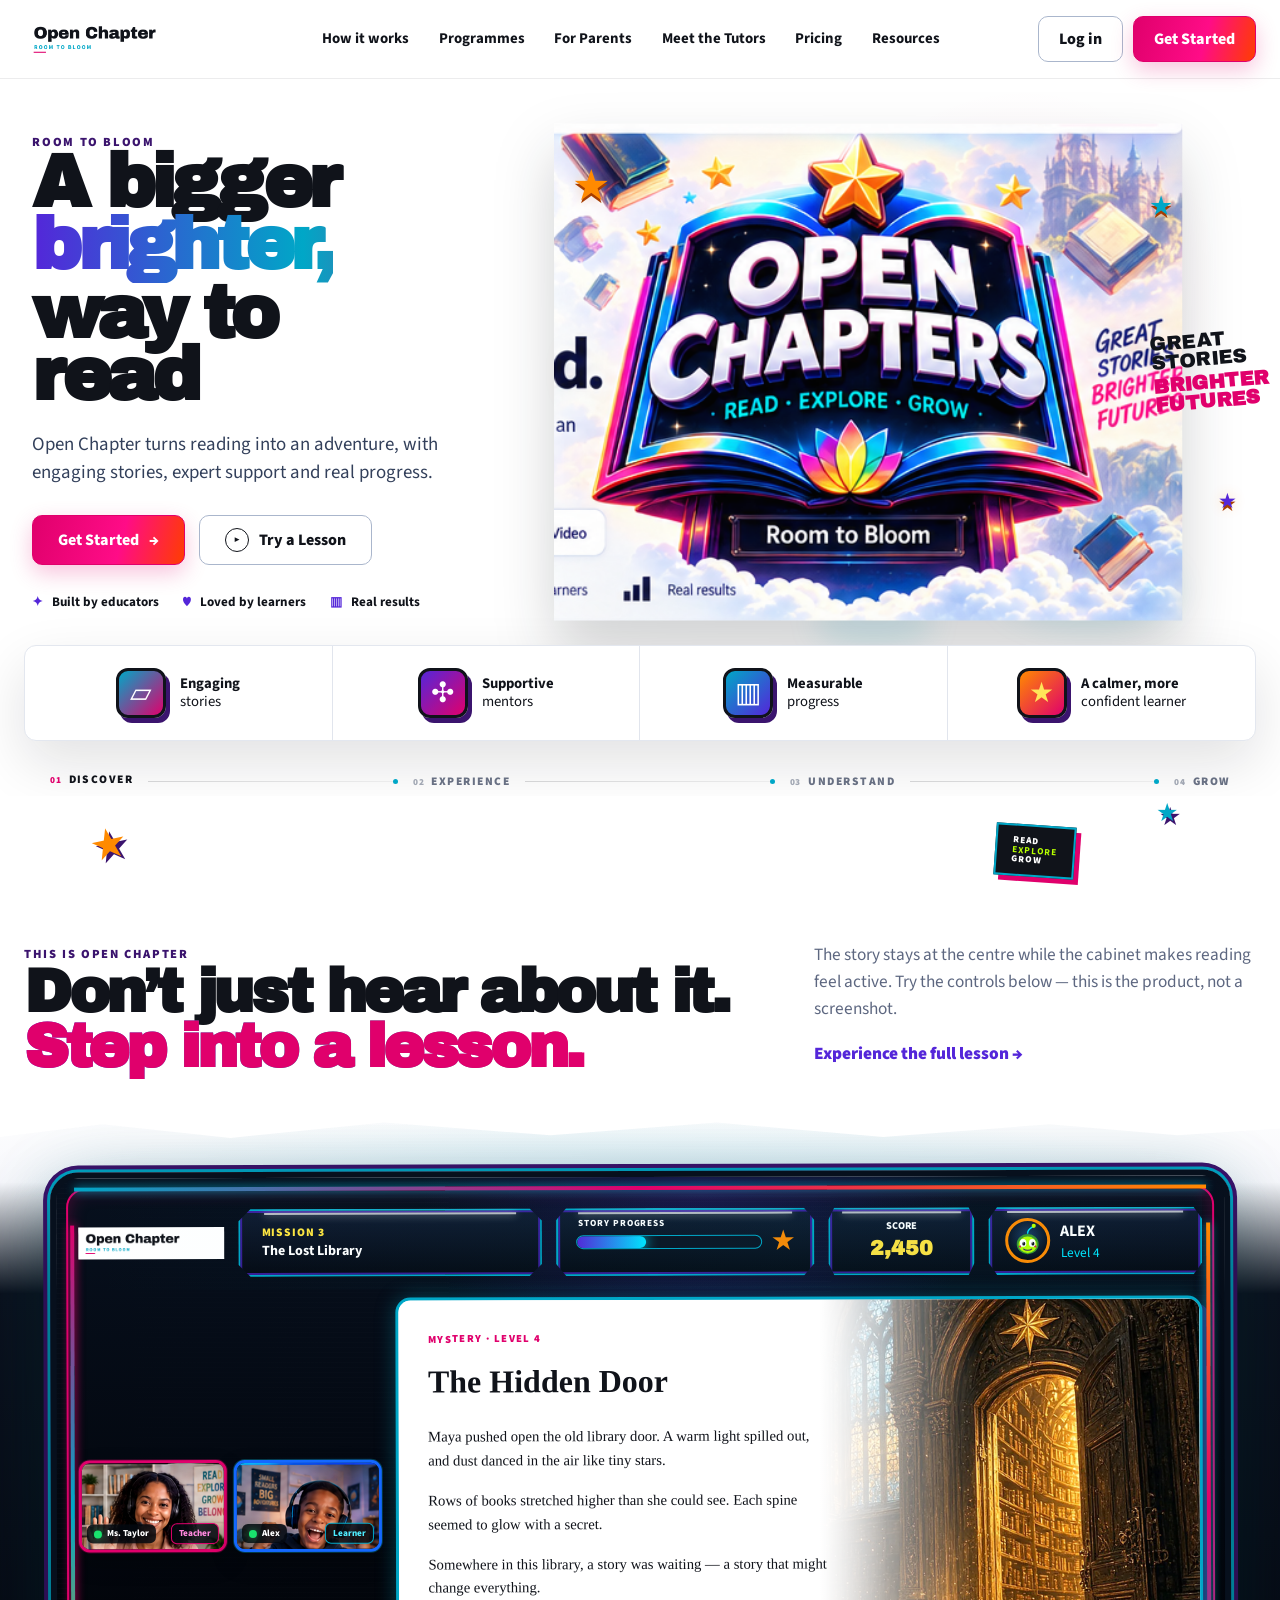
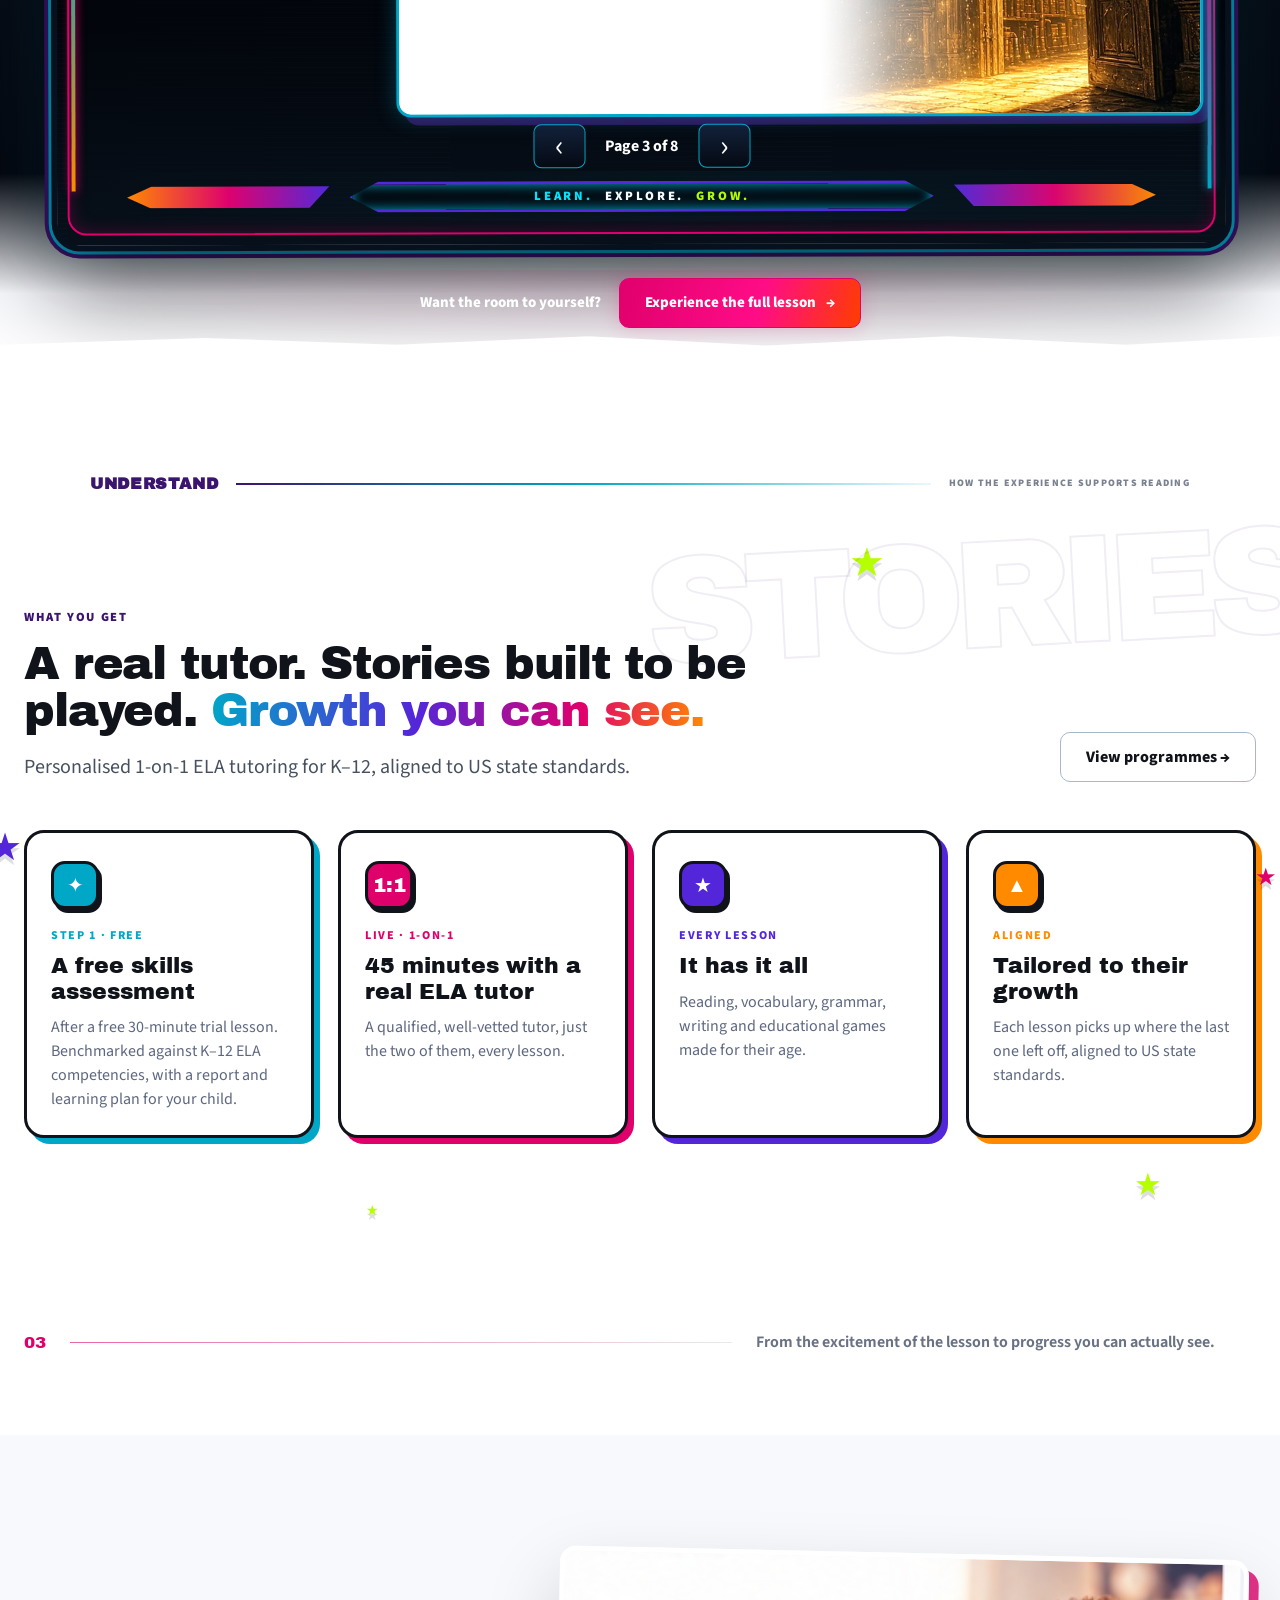
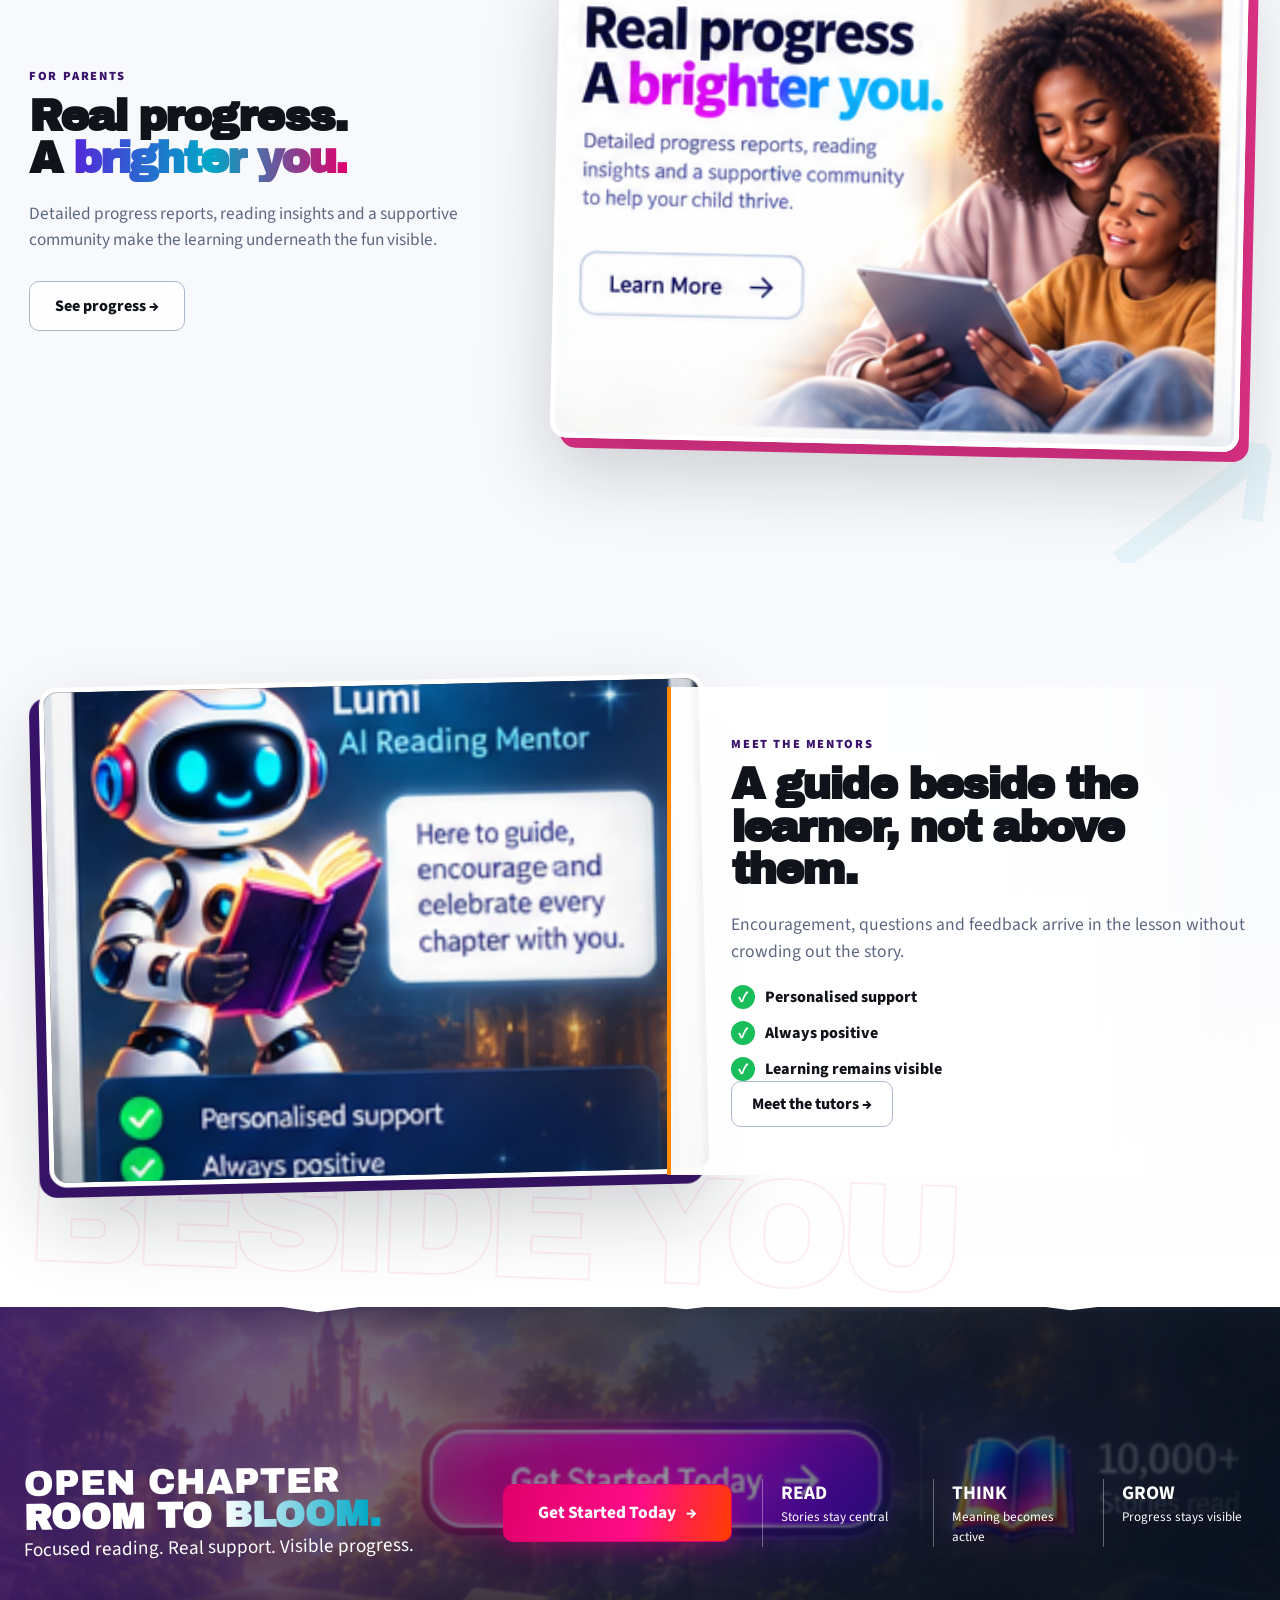
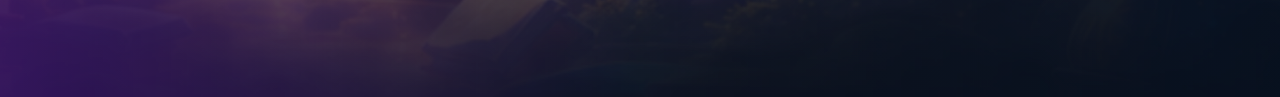
<file: index.html>
<!DOCTYPE html>

<html lang="en">
<head>
<meta charset="utf-8"/>
<meta content="width=device-width,initial-scale=1" name="viewport"/>
<meta content="#ffffff" name="theme-color"/>
<title>Open Chapter — Room to Bloom</title>
<meta content="Open Chapter reading experiences with engaging stories, mentor support and visible progress." name="description"/>
<link href="https://fonts.googleapis.com" rel="preconnect"/>
<link crossorigin="" href="https://fonts.gstatic.com" rel="preconnect"/>
<link href="https://fonts.googleapis.com/css2?family=Archivo+Black&amp;family=Source+Sans+3:wght@400;600;700;800;900&amp;display=swap" rel="stylesheet"/>
<link href="css/main.css" rel="stylesheet"/>
<link href="css/design-primitives.css" rel="stylesheet"/>
<link href="css/composition-system.css" rel="stylesheet"/>
<link href="css/interaction-states.css" rel="stylesheet"/><link href="css/multipage.css" rel="stylesheet"/>
<link href="css/alive.css" rel="stylesheet"/>
<link href="css/v72-polish.css" rel="stylesheet"/>
<link href="css/v73-pacing.css" rel="stylesheet"/>
<link href="css/v77-chaos-restored.css" rel="stylesheet"/>
<link href="css/v76-lesson-rebalance.css" rel="stylesheet"/>
<link rel="stylesheet" href="css/v78-conference.css">
<link rel="stylesheet" href="css/v79-lesson-remediation.css">
<link rel="stylesheet" href="css/v80-r9.css">
</head>
<body class="home-page">
<a class="skip-link" href="#main">Skip to content</a>
<header class="site-header" data-header="">
<div class="shell header-inner">
<a aria-label="Open Chapter home" class="brand" href="index.html"><img alt="Open Chapter — Room to Bloom" src="assets/open-chapters-logo.png"/></a>
<button aria-controls="primary-nav" aria-expanded="false" class="menu-toggle" data-menu-toggle=""><span></span><span></span><span></span><b class="sr-only">Menu</b></button>
<nav class="primary-nav" data-menu="" id="primary-nav">
<a href="how-it-works.html">How it works</a><a href="programmes.html">Programmes</a><a href="parents.html">For Parents</a><a href="tutors.html">Meet the Tutors</a><a href="pricing.html">Pricing</a><a href="resources.html">Resources</a>
</nav>
<div class="header-actions"><button class="btn btn-outline">Log in</button><a class="btn btn-hot" href="get-started.html">Get Started</a></div>
</div>
</header>

<main id="main">
<section class="hero section-stage" id="top">
<div aria-hidden="true" class="hero-atmosphere"><i></i><i></i><i></i><i></i><i></i></div>
<div class="shell hero-grid">
<div class="hero-copy reveal">
<p class="eyebrow">ROOM TO BLOOM</p>
<h1>A bigger<br/><em>brighter,</em><br/>way to read</h1>
<p class="hero-lede">Open Chapter turns reading into an adventure, with engaging stories, expert support and real progress.</p>
<div class="actions"><a class="btn btn-hot btn-lg" href="#start">Get Started <span>→</span></a><a class="btn btn-outline btn-lg" href="#lesson-showcase"><span class="play">▶</span> Try a Lesson</a></div>
<div class="trust-row"><span><b>✦</b> Built by educators</span><span><b>♥</b> Loved by learners</span><span><b>▥</b> Real results</span></div>
</div>
<div class="hero-visual reveal" data-parallax-root="">
<div class="hero-glow"></div>
<img alt="Open Chapter dimensional book marquee" class="hero-art" data-parallax="0.7" src="assets/hero-brand-art.png"/>
<div class="hero-side-message"><span>GREAT<br/>STORIES</span><strong>BRIGHTER<br/>FUTURES</strong></div>
<span class="float-star star-a">★</span><span class="float-star star-b">★</span><span class="float-star star-c">★</span>
</div>
</div>
<div class="shell benefit-rail reveal" id="how">
<article><span class="object-icon object-icon-book">▱</span><p><b>Engaging</b><br/>stories</p></article>
<article><span class="object-icon object-icon-controller">✣</span><p><b>Supportive</b><br/>mentors</p></article>
<article><span class="object-icon object-icon-bars">▥</span><p><b>Measurable</b><br/>progress</p></article>
<article><span class="object-icon object-icon-star">★</span><p><b>A calmer, more</b><br/>confident learner</p></article>
</div>
</section>
<div class="narrative-thread thread-discover reveal" aria-label="Homepage sections"><a href="#top"><span>01</span>DISCOVER</a><i></i><a href="#lesson-showcase"><span>02</span>EXPERIENCE</a><i></i><a href="#programmes"><span>03</span>UNDERSTAND</a><i></i><a href="#parents"><span>04</span>GROW</a></div>
<div class="section-collision collision-hero-lesson" aria-hidden="true">
  <span class="collision-star collision-star-a">★</span>
  <span class="collision-star collision-star-b">★</span>
  <span class="collision-book">READ<br><b>EXPLORE</b><br>GROW</span>
</div>

<section class="home-lesson-showcase" id="lesson-showcase">
<div class="home-lesson-intro shell reveal">
  <div><p class="eyebrow">THIS IS OPEN CHAPTER</p><h2>Don’t just hear about it. <em>Step into a lesson.</em></h2></div>
  <div><p>The story stays at the centre while the cabinet makes reading feel active. Try the controls below — this is the product, not a screenshot.</p><a href="lesson.html">Experience the full lesson →</a></div>
</div>
<div class="home-lesson-stage">
<div class="home-lesson-aura" aria-hidden="true"></div>
<div class="shell shell-wide">
<div class="lesson-frame home-lesson-frame reveal" data-lesson="">
<div class="cabinet-rail rail-one"></div><div class="cabinet-rail rail-two"></div><div class="cabinet-rail rail-three"></div>
<header class="lesson-top">
<img alt="Open Chapter" class="lesson-logo" src="assets/open-chapters-logo.png"/>
<div class="mission plate"><span>MISSION 3</span><strong>The Lost Library</strong></div>
<div class="lesson-progress plate"><span>STORY PROGRESS</span><div class="progress-track"><i data-progress-bar=""></i></div><b>★</b></div>
<div class="score plate"><span>SCORE</span><strong data-score="">2,450</strong></div>
<div class="learner plate"><span class="avatar avatar-alien" role="img" aria-label="Friendly alien avatar"><svg viewBox="0 0 64 64" aria-hidden="true" focusable="false"><g class="alien-float"><g class="alien-antenna"><path d="M32 20c0-7 7-9 9-11" fill="none" stroke="#00e7ff" stroke-width="2.2" stroke-linecap="round"/><circle class="alien-bulb" cx="42" cy="8" r="3.4" fill="#b6ff00"/></g><ellipse cx="32" cy="38" rx="18" ry="16.5" fill="#3d9b2e"/><ellipse cx="32" cy="39" rx="15" ry="13.5" fill="#b6ff00"/><ellipse cx="24.5" cy="36" rx="5.4" ry="6.4" fill="#fff"/><ellipse cx="39.5" cy="36" rx="5.4" ry="6.4" fill="#fff"/><g class="alien-blink"><ellipse cx="25.6" cy="37.2" rx="2.4" ry="3.1" fill="#10131a"/><ellipse cx="40.6" cy="37.2" rx="2.4" ry="3.1" fill="#10131a"/><circle cx="24.6" cy="35.8" r=".9" fill="#fff"/><circle cx="39.6" cy="35.8" r=".9" fill="#fff"/></g><path d="M25.5 46c2.4 2.6 10.6 2.6 13 0" fill="none" stroke="#3b146e" stroke-width="1.8" stroke-linecap="round"/><circle cx="19.5" cy="42" r="1.7" fill="#e0006c"/><circle cx="44.5" cy="42" r="1.7" fill="#e0006c"/></g></svg></span><div><b>ALEX</b><small>Level 4</small></div></div>
</header>
<div class="lesson-body">
<aside class="mentor-zone conference-zone" aria-label="Live two-way lesson video">
<div class="conference-stack">
<figure class="conference-tile conference-teacher"><img src="assets/conference-teacher.png" alt="Ms. Taylor teaching live by video"><figcaption><span><i></i>Ms. Taylor</span><b>Teacher</b></figcaption></figure>
<figure class="conference-tile conference-learner"><img src="assets/conference-learner.png" alt="Alex enjoying the lesson at home"><figcaption><span><i></i>Alex</span><b>Learner</b></figcaption></figure>
</div>
</aside>
<article class="story-panel"><div class="story-copy"><span class="story-kicker">MYSTERY · LEVEL 4</span><h3>The Hidden Door</h3><div data-story-text=""><p>Maya pushed open the old library door. A warm light spilled out, and dust danced in the air like tiny stars.</p><p>Rows of books stretched higher than she could see. Each spine seemed to glow with a secret.</p><p>Somewhere in this library, a story was waiting — a story that might change everything.</p></div></div><div class="story-image"><img class="story-layer is-shown" alt="An open library door under a star, warm light and glowing shelves spilling into the hall" src="assets/story/page-03.webp"/><img class="story-layer" alt="" aria-hidden="true" src="assets/story/page-03.webp"/></div></article>
</div>
<div class="lesson-controls"><button aria-label="Previous page" data-prev="">‹</button><span>Page <b data-page="">3</b> of 8</span><button aria-label="Next page" data-next-small="">›</button></div>
<footer class="lesson-footer"><i></i><p><span>LEARN.</span><span>EXPLORE.</span><span>GROW.</span></p><i></i></footer>
</div>
<div class="home-lesson-exit reveal"><span>Want the room to yourself?</span><a class="btn btn-hot btn-lg" href="lesson.html">Experience the full lesson <b>→</b></a></div>
</div>
</div>
</section>

<div class="narrative-pulse reveal" aria-hidden="true"><span>UNDERSTAND</span><i></i><b>HOW THE EXPERIENCE SUPPORTS READING</b></div>
<section class="content-section programmes-section collision-section" id="programmes" style="padding:var(--rhythm) 0;position:relative;overflow:hidden"><span class="edge-word edge-word-programmes" aria-hidden="true">STORIES</span>
<div class="shell"><div class="grid12 v24-head" style="align-items:end"><div class="c1-8"><p class="eyebrow">WHAT YOU GET</p><h2>A real tutor. Stories built to be played. <em>Growth you can see.</em></h2><p class="v6-lede" style="margin-top:16px">Personalised 1-on-1 ELA tutoring for K–12, aligned to US state standards.</p></div><div style="grid-column:10/span 3;text-align:right"><a class="btn btn-outline btn-lg" href="programmes.html">View programmes →</a></div></div>
<div class="grid12 v24-row4">
<div><div class="v24-card" style="--c:var(--cyan)"><span class="v24-badge">✦</span><span class="tag">Step 1 · Free</span><h3>A free skills assessment</h3><p>After a free 30-minute trial lesson. Benchmarked against K–12 ELA competencies, with a report and learning plan for your child.</p></div></div>
<div><div class="v24-card" style="--c:var(--magenta)"><span class="v24-badge">1:1</span><span class="tag">Live · 1-on-1</span><h3>45 minutes with a real ELA tutor</h3><p>A qualified, well-vetted tutor, just the two of them, every lesson.</p></div></div>
<div><div class="v24-card" style="--c:var(--violet2)"><span class="v24-badge">★</span><span class="tag">Every lesson</span><h3>It has it all</h3><p>Reading, vocabulary, grammar, writing and educational games made for their age.</p></div></div>
<div><div class="v24-card" style="--c:var(--orange)"><span class="v24-badge">▲</span><span class="tag">Aligned</span><h3>Tailored to their growth</h3><p>Each lesson picks up where the last one left off, aligned to US state standards.</p></div></div></div></div>
</section>
<div class="quiet-beat shell reveal"><span>03</span><i></i><p>From the excitement of the lesson to progress you can actually see.</p></div>
<section class="content-section parent-section collision-section" id="parents"><span class="edge-mark edge-mark-parent" aria-hidden="true">↗</span><div class="shell parent-grid">
<div class="parent-copy reveal"><p class="eyebrow">FOR PARENTS</p><h2>Real progress.<br/>A <em>brighter you.</em></h2><p>Detailed progress reports, reading insights and a supportive community make the learning underneath the fun visible.</p><a class="btn btn-outline btn-lg" href="progress.html">See progress →</a></div>
<div class="parent-picture reveal"><img alt="Parent and child reading together" src="assets/parent-art.png"/></div>
</div></section>

<section class="content-section mentor-section collision-section" id="mentors"><span class="edge-word edge-word-mentor" aria-hidden="true">BESIDE YOU</span><div class="shell mentor-grid"><div class="mentor-feature reveal"><img alt="Open Chapter mentor character artwork" src="assets/mentor-art.png"/></div><div class="mentor-copy reveal"><p class="eyebrow">MEET THE MENTORS</p><h2>A guide beside the learner, not above them.</h2><p>Encouragement, questions and feedback arrive in the lesson without crowding out the story.</p><ul><li>Personalised support</li><li>Always positive</li><li>Learning remains visible</li></ul><a class="btn btn-outline" href="tutors.html">Meet the tutors →</a></div></div></section>
<section class="closing-section" id="resources"><img alt="Books and fantasy reading environment" class="closing-bg" src="assets/closing-art.png"/><div class="closing-overlay"></div><div class="shell closing-content reveal"><div><p>OPEN CHAPTER</p><h2>ROOM TO BLOOM.</h2><span>Focused reading. Real support. Visible progress.</span></div><a class="btn btn-hot btn-xl" href="get-started.html" id="start">Get Started Today <b>→</b></a><div class="closing-stats"><span><b>READ</b> Stories stay central</span><span><b>THINK</b> Meaning becomes active</span><span><b>GROW</b> Progress stays visible</span></div></div></section>
</main>
<script defer="" src="js/primitives.js"></script>
<script defer="" src="js/app.js"></script>
<script defer src="js/multipage.js"></script>
<script defer src="js/alive.js"></script>
<script defer src="js/v72-polish.js"></script>
<script defer src="js/v73-pacing.js"></script>
<script src="js/stars.js"></script>
</body>
</html>
</file>
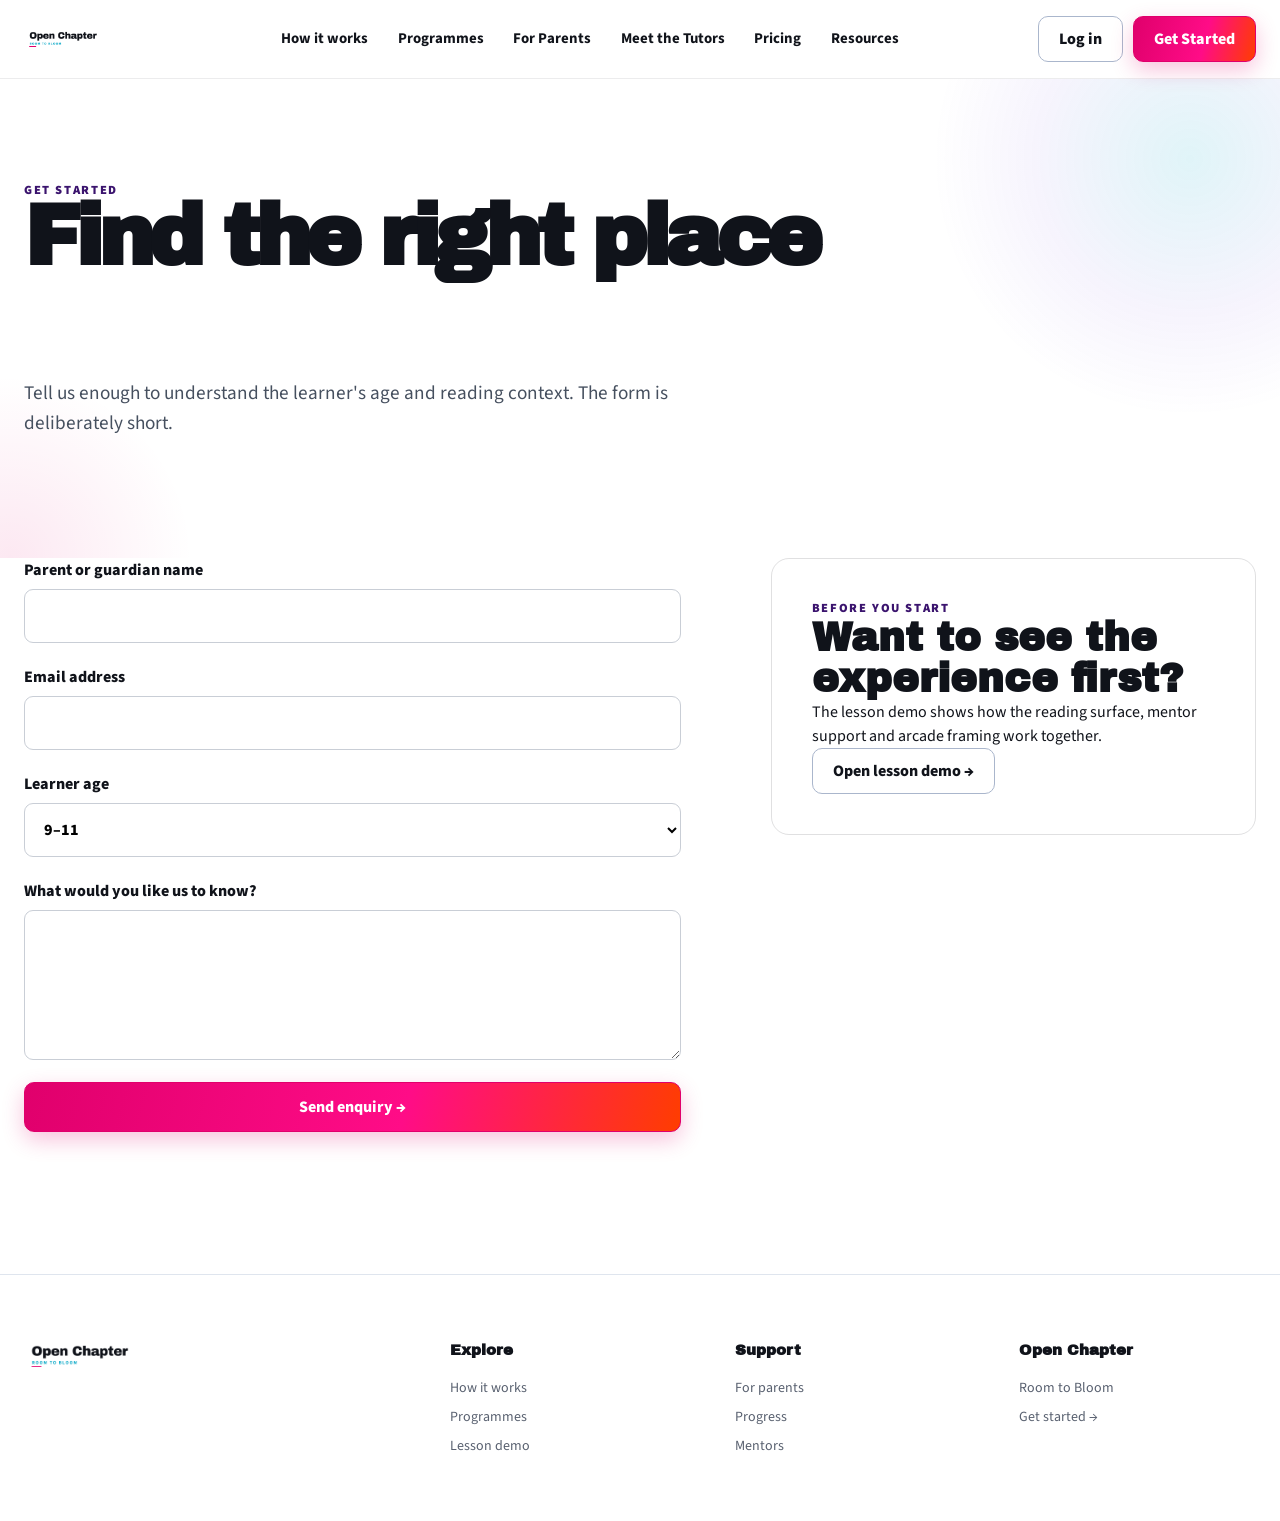
<file: get-started.html>
<!doctype html>
<html lang="en">
<head>
<meta charset="utf-8">
<meta name="viewport" content="width=device-width,initial-scale=1">
<meta name="theme-color" content="#ffffff">
<title>Get Started — Open Chapter</title>
<meta name="description" content="Get started with Open Chapter.">
<link rel="preconnect" href="https://fonts.googleapis.com">
<link rel="preconnect" href="https://fonts.gstatic.com" crossorigin>
<link href="https://fonts.googleapis.com/css2?family=Archivo+Black&family=Source+Sans+3:wght@400;600;700;800;900&display=swap" rel="stylesheet">
<link rel="stylesheet" href="css/main.css">
<link rel="stylesheet" href="css/design-primitives.css">
<link rel="stylesheet" href="css/composition-system.css">
<link rel="stylesheet" href="css/interaction-states.css">
<link rel="stylesheet" href="css/multipage.css">
<link href="css/alive.css" rel="stylesheet"/>
</head><body class="start-page"><a class="skip-link" href="#main">Skip to content</a><header class="site-header" data-header="">
<div class="shell header-inner">
<a aria-label="Open Chapter home" class="brand" href="index.html"><img alt="Open Chapter — Room to Bloom" src="assets/open-chapters-logo.png"/></a>
<button aria-controls="primary-nav" aria-expanded="false" class="menu-toggle" data-menu-toggle=""><span></span><span></span><span></span><b class="sr-only">Menu</b></button>
<nav class="primary-nav" data-menu="" id="primary-nav">
<a href="how-it-works.html">How it works</a><a href="programmes.html">Programmes</a><a href="parents.html">For Parents</a><a href="tutors.html">Meet the Tutors</a><a href="pricing.html">Pricing</a><a href="resources.html">Resources</a>
</nav>
<div class="header-actions"><button class="btn btn-outline">Log in</button><a class="btn btn-hot" href="get-started.html">Get Started</a></div>
</div>
</header><main id="main"><section class="v6-hero compact start-hero"><div class="shell"><p class="eyebrow">GET STARTED</p><h1>Find the right place<br><em>to begin.</em></h1><p class="v6-lede">Tell us enough to understand the learner's age and reading context. The form is deliberately short.</p></div></section><section class="start-layout"><div class="shell"><form class="start-form" data-start-form><label><span>Parent or guardian name</span><input name="name" autocomplete="name" required></label><label><span>Email address</span><input name="email" type="email" autocomplete="email" required></label><label><span>Learner age</span><select name="age"><option>6–8</option><option selected>9–11</option><option>12–14</option></select></label><label><span>What would you like us to know?</span><textarea name="context" rows="5"></textarea></label><button class="btn btn-hot btn-lg" type="submit">Send enquiry →</button><p class="form-message" aria-live="polite"></p></form><aside><p class="eyebrow">BEFORE YOU START</p><h2>Want to see the experience first?</h2><p>The lesson demo shows how the reading surface, mentor support and arcade framing work together.</p><a class="btn btn-outline" href="lesson.html">Open lesson demo →</a></aside></div></section></main><footer class="site-footer-v6"><div class="shell footer-v6-grid"><a class="footer-logo" href="index.html"><img src="assets/open-chapters-logo.png" alt="Open Chapter — Room to Bloom"></a><div><strong>Explore</strong><a href="how-it-works.html">How it works</a><a href="programmes.html">Programmes</a><a href="lesson.html">Lesson demo</a></div><div><strong>Support</strong><a href="parents.html">For parents</a><a href="progress.html">Progress</a><a href="mentors.html">Mentors</a></div><div><strong>Open Chapter</strong><span>Room to Bloom</span><a href="get-started.html">Get started →</a></div></div></footer><script src="js/primitives.js" defer></script><script src="js/app.js" defer></script><script src="js/multipage.js" defer></script><script defer src="js/alive.js"></script>
</body></html>
</file>
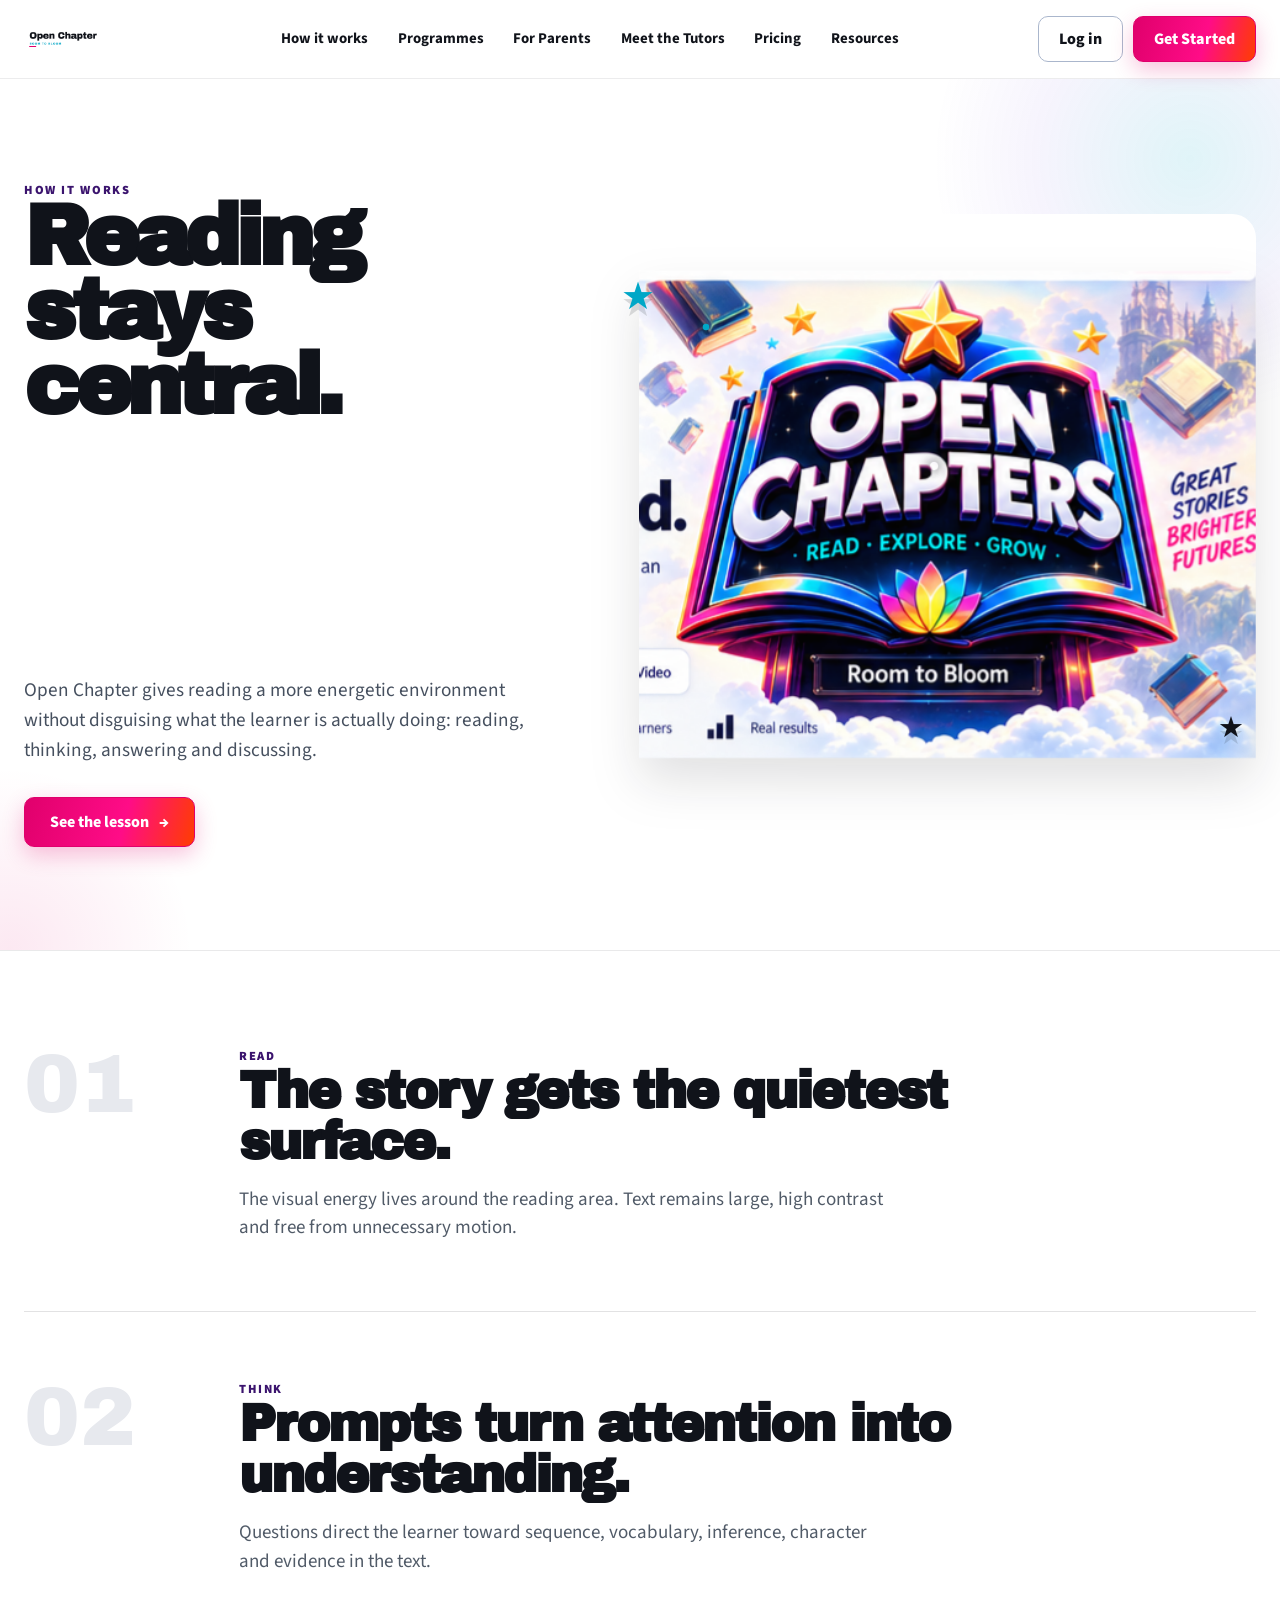
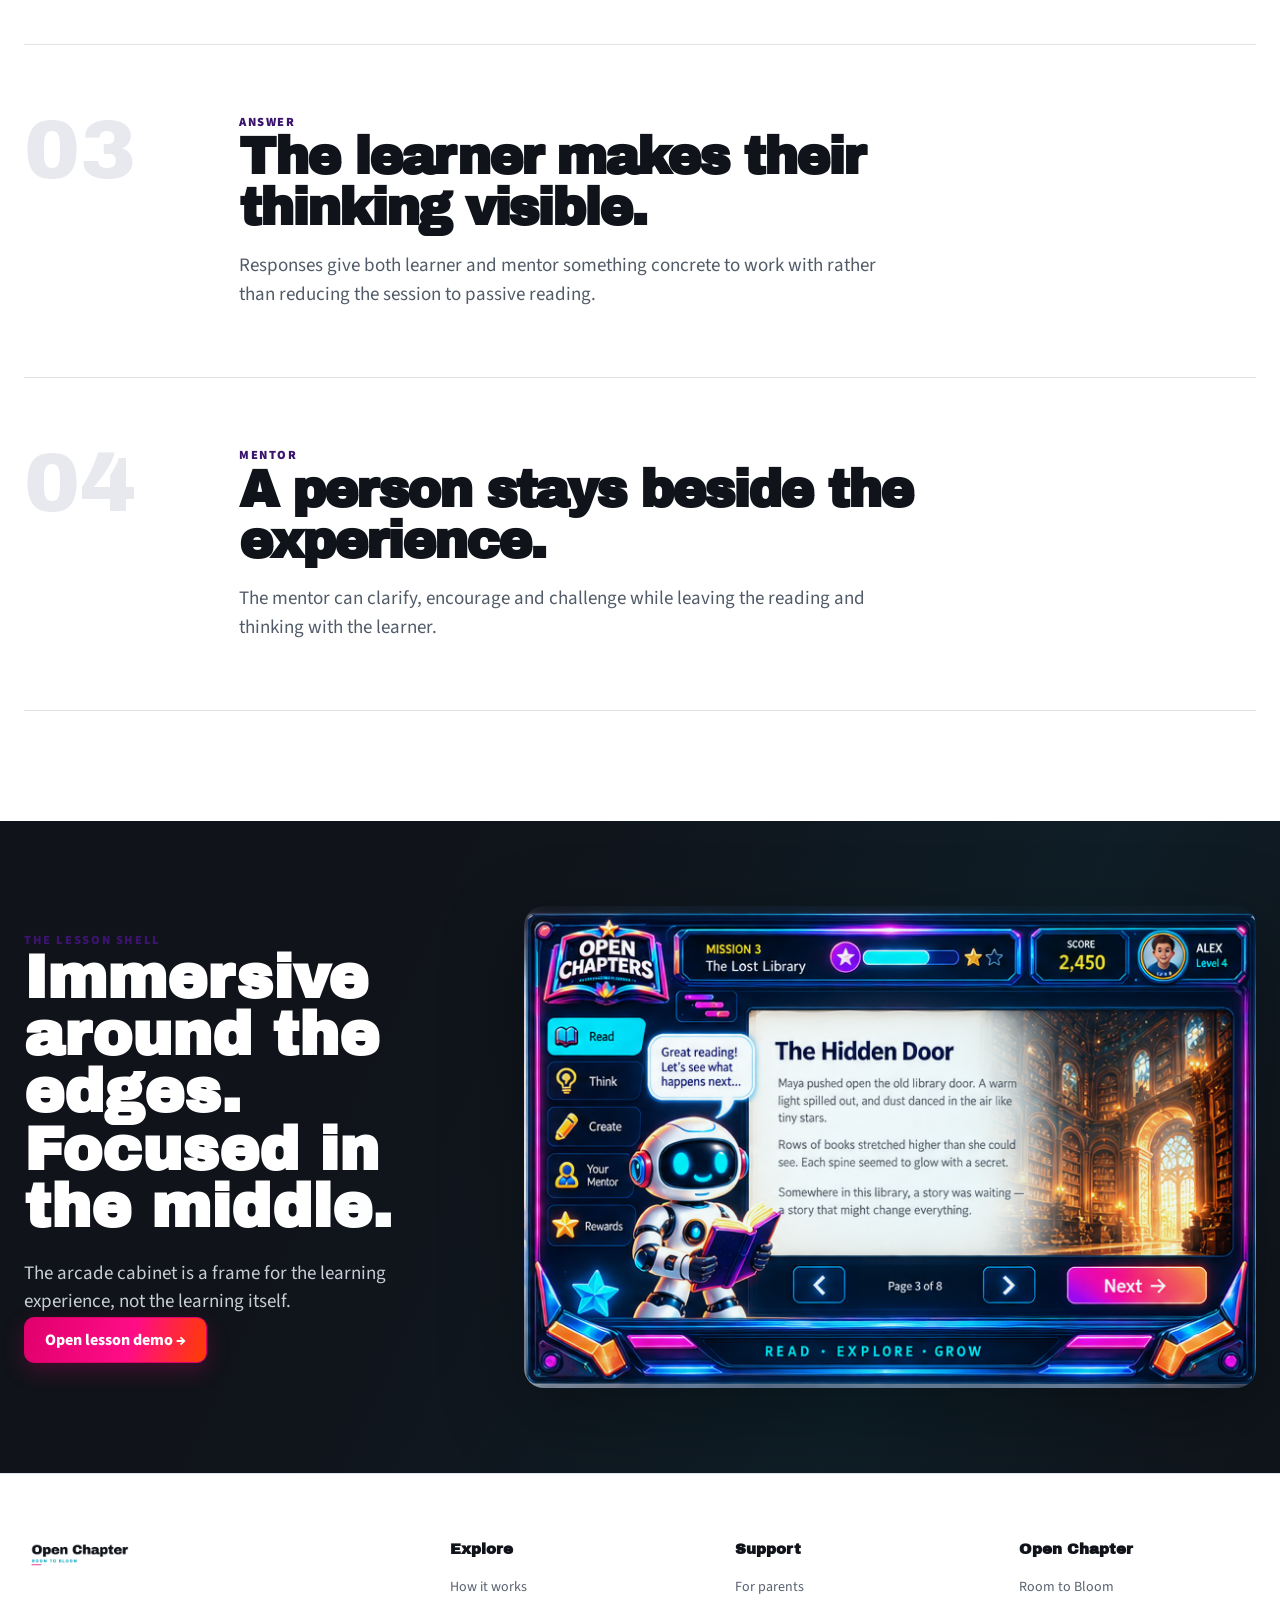
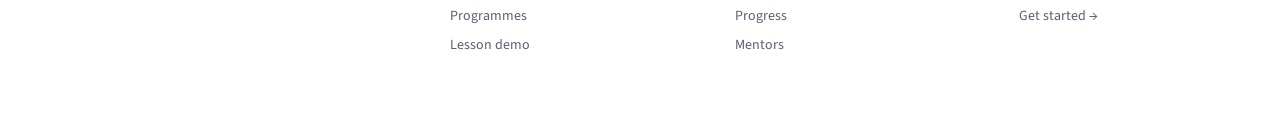
<file: how-it-works.html>
<!doctype html>
<html lang="en">
<head>
<meta charset="utf-8">
<meta name="viewport" content="width=device-width,initial-scale=1">
<meta name="theme-color" content="#ffffff">
<title>How It Works — Open Chapter</title>
<meta name="description" content="How Open Chapter reading sessions work.">
<link rel="preconnect" href="https://fonts.googleapis.com">
<link rel="preconnect" href="https://fonts.gstatic.com" crossorigin>
<link href="https://fonts.googleapis.com/css2?family=Archivo+Black&family=Source+Sans+3:wght@400;600;700;800;900&display=swap" rel="stylesheet">
<link rel="stylesheet" href="css/main.css">
<link rel="stylesheet" href="css/design-primitives.css">
<link rel="stylesheet" href="css/composition-system.css">
<link rel="stylesheet" href="css/interaction-states.css">
<link rel="stylesheet" href="css/multipage.css">
<link href="css/alive.css" rel="stylesheet"/>
</head><body class="how-page"><a class="skip-link" href="#main">Skip to content</a><header class="site-header" data-header="">
<div class="shell header-inner">
<a aria-label="Open Chapter home" class="brand" href="index.html"><img alt="Open Chapter — Room to Bloom" src="assets/open-chapters-logo.png"/></a>
<button aria-controls="primary-nav" aria-expanded="false" class="menu-toggle" data-menu-toggle=""><span></span><span></span><span></span><b class="sr-only">Menu</b></button>
<nav class="primary-nav" data-menu="" id="primary-nav">
<a href="how-it-works.html">How it works</a><a href="programmes.html">Programmes</a><a href="parents.html">For Parents</a><a href="tutors.html">Meet the Tutors</a><a href="pricing.html">Pricing</a><a href="resources.html">Resources</a>
</nav>
<div class="header-actions"><button class="btn btn-outline">Log in</button><a class="btn btn-hot" href="get-started.html">Get Started</a></div>
</div>
</header><main id="main"><section class="v6-hero"><div class="shell v6-hero-grid"><div><p class="eyebrow">HOW IT WORKS</p><h1>Reading stays central.<br><em>Everything else helps it move.</em></h1><p class="v6-lede">Open Chapter gives reading a more energetic environment without disguising what the learner is actually doing: reading, thinking, answering and discussing.</p><a class="btn btn-hot btn-lg" href="lesson.html">See the lesson <span>→</span></a></div><div class="v6-art contain"><img src="assets/hero-brand-art.png" alt="Open Chapter dimensional book emblem"></div></div></section><section class="v6-process"><div class="shell"><article><span>01</span><div><p class="eyebrow">READ</p><h2>The story gets the quietest surface.</h2><p>The visual energy lives around the reading area. Text remains large, high contrast and free from unnecessary motion.</p></div></article><article><span>02</span><div><p class="eyebrow">THINK</p><h2>Prompts turn attention into understanding.</h2><p>Questions direct the learner toward sequence, vocabulary, inference, character and evidence in the text.</p></div></article><article><span>03</span><div><p class="eyebrow">ANSWER</p><h2>The learner makes their thinking visible.</h2><p>Responses give both learner and mentor something concrete to work with rather than reducing the session to passive reading.</p></div></article><article><span>04</span><div><p class="eyebrow">MENTOR</p><h2>A person stays beside the experience.</h2><p>The mentor can clarify, encourage and challenge while leaving the reading and thinking with the learner.</p></div></article></div></section><section class="v6-feature-dark"><div class="shell v6-feature-grid"><div><p class="eyebrow">THE LESSON SHELL</p><h2>Immersive around the edges.<br>Focused in the middle.</h2><p>The arcade cabinet is a frame for the learning experience, not the learning itself.</p><a class="btn btn-hot" href="lesson.html">Open lesson demo →</a></div><img src="assets/lesson-cabinet-art.png" alt="Open Chapter lesson environment"></div></section></main><footer class="site-footer-v6"><div class="shell footer-v6-grid"><a class="footer-logo" href="index.html"><img src="assets/open-chapters-logo.png" alt="Open Chapter — Room to Bloom"></a><div><strong>Explore</strong><a href="how-it-works.html">How it works</a><a href="programmes.html">Programmes</a><a href="lesson.html">Lesson demo</a></div><div><strong>Support</strong><a href="parents.html">For parents</a><a href="progress.html">Progress</a><a href="mentors.html">Mentors</a></div><div><strong>Open Chapter</strong><span>Room to Bloom</span><a href="get-started.html">Get started →</a></div></div></footer><script src="js/primitives.js" defer></script><script src="js/app.js" defer></script><script src="js/multipage.js" defer></script><script defer src="js/alive.js"></script>
</body></html>
</file>
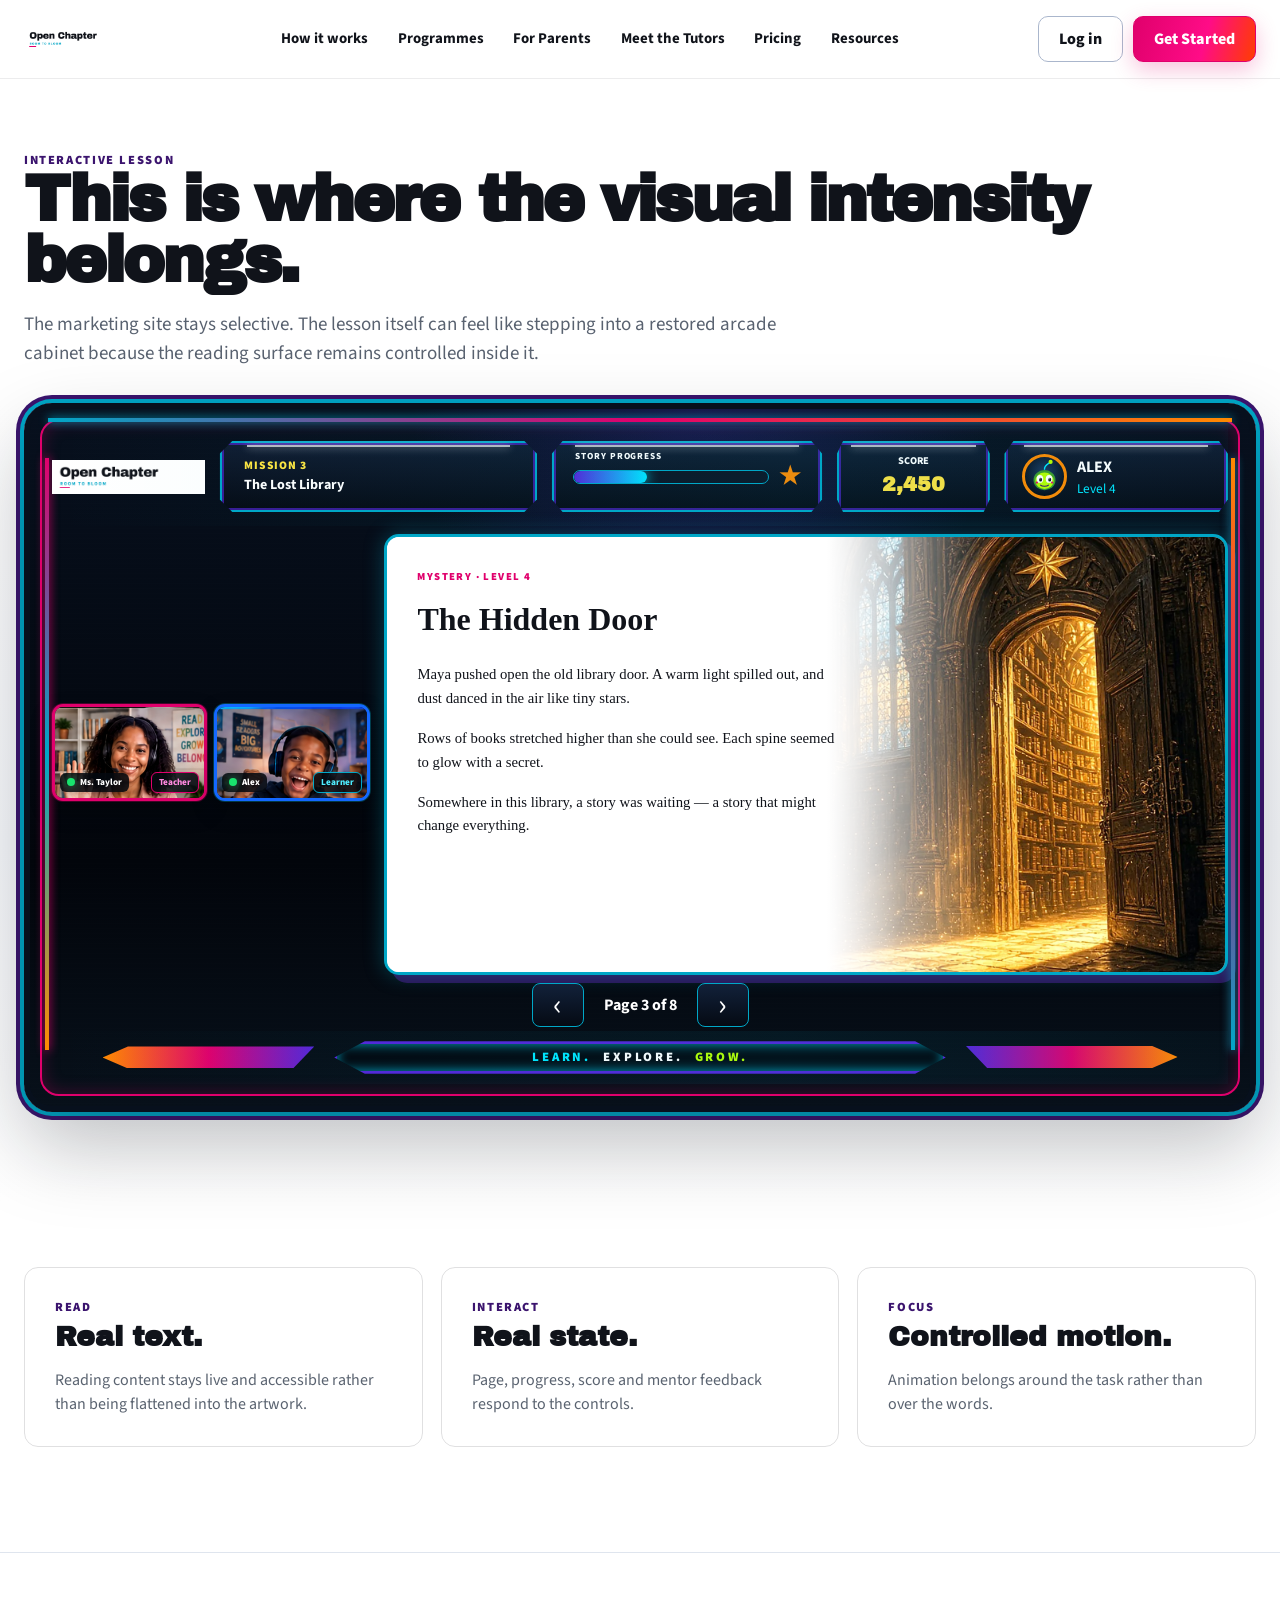
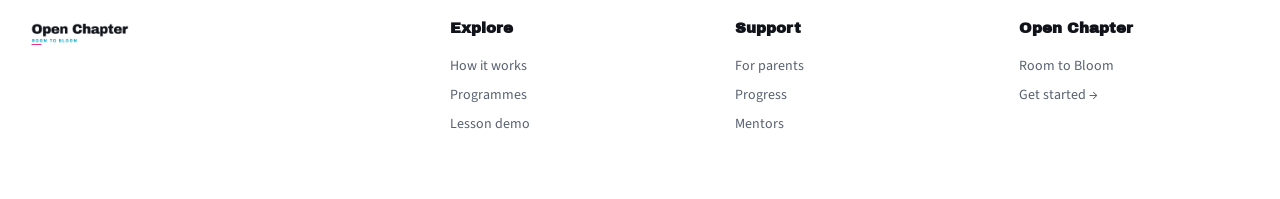
<file: lesson.html>
<!doctype html>
<html lang="en">
<head>
<meta charset="utf-8">
<meta name="viewport" content="width=device-width,initial-scale=1">
<meta name="theme-color" content="#ffffff">
<title>Lesson Demo — Open Chapter</title>
<meta name="description" content="Interactive Open Chapter lesson.">
<link rel="preconnect" href="https://fonts.googleapis.com">
<link rel="preconnect" href="https://fonts.gstatic.com" crossorigin>
<link href="https://fonts.googleapis.com/css2?family=Archivo+Black&family=Source+Sans+3:wght@400;600;700;800;900&display=swap" rel="stylesheet">
<link rel="stylesheet" href="css/main.css">
<link rel="stylesheet" href="css/design-primitives.css">
<link rel="stylesheet" href="css/composition-system.css">
<link rel="stylesheet" href="css/interaction-states.css">
<link rel="stylesheet" href="css/multipage.css">
<link href="css/alive.css" rel="stylesheet"/>
<link rel="stylesheet" href="css/v78-conference.css">
<link rel="stylesheet" href="css/v79-lesson-remediation.css">
</head><body class="lesson-page"><a class="skip-link" href="#main">Skip to content</a><header class="site-header" data-header="">
<div class="shell header-inner">
<a aria-label="Open Chapter home" class="brand" href="index.html"><img alt="Open Chapter — Room to Bloom" src="assets/open-chapters-logo.png"/></a>
<button aria-controls="primary-nav" aria-expanded="false" class="menu-toggle" data-menu-toggle=""><span></span><span></span><span></span><b class="sr-only">Menu</b></button>
<nav class="primary-nav" data-menu="" id="primary-nav">
<a href="how-it-works.html">How it works</a><a href="programmes.html">Programmes</a><a href="parents.html">For Parents</a><a href="tutors.html">Meet the Tutors</a><a href="pricing.html">Pricing</a><a href="resources.html">Resources</a>
</nav>
<div class="header-actions"><button class="btn btn-outline">Log in</button><a class="btn btn-hot" href="get-started.html">Get Started</a></div>
</div>
</header><main id="main"><section class="lesson-page-heading"><div class="shell"><p class="eyebrow">INTERACTIVE LESSON</p><h1>This is where the visual intensity belongs.</h1><p>The marketing site stays selective. The lesson itself can feel like stepping into a restored arcade cabinet because the reading surface remains controlled inside it.</p></div></section><section class="lesson-section" id="lesson">
<div class="shell shell-wide">
<div class="section-intro reveal"><p class="eyebrow">INTERACTIVE LESSON</p><h2>The learning space feels alive. <em>The reading stays central.</em></h2><p>Rich cabinet framing carries the excitement; real HTML text, controls and progress keep the lesson usable.</p></div>
<div class="lesson-frame reveal" data-lesson="">
<div class="cabinet-rail rail-one"></div><div class="cabinet-rail rail-two"></div><div class="cabinet-rail rail-three"></div>
<header class="lesson-top">
<img alt="Open Chapter" class="lesson-logo" src="assets/open-chapters-logo.png"/>
<div class="mission plate"><span>MISSION 3</span><strong>The Lost Library</strong></div>
<div class="lesson-progress plate"><span>STORY PROGRESS</span><div class="progress-track"><i data-progress-bar=""></i></div><b>★</b></div>
<div class="score plate"><span>SCORE</span><strong data-score="">2,450</strong></div>
<div class="learner plate"><span class="avatar avatar-alien" role="img" aria-label="Friendly alien avatar"><svg viewBox="0 0 64 64" aria-hidden="true" focusable="false"><g class="alien-float"><g class="alien-antenna"><path d="M32 20c0-7 7-9 9-11" fill="none" stroke="#00e7ff" stroke-width="2.2" stroke-linecap="round"/><circle class="alien-bulb" cx="42" cy="8" r="3.4" fill="#b6ff00"/></g><ellipse cx="32" cy="38" rx="18" ry="16.5" fill="#3d9b2e"/><ellipse cx="32" cy="39" rx="15" ry="13.5" fill="#b6ff00"/><ellipse cx="24.5" cy="36" rx="5.4" ry="6.4" fill="#fff"/><ellipse cx="39.5" cy="36" rx="5.4" ry="6.4" fill="#fff"/><g class="alien-blink"><ellipse cx="25.6" cy="37.2" rx="2.4" ry="3.1" fill="#10131a"/><ellipse cx="40.6" cy="37.2" rx="2.4" ry="3.1" fill="#10131a"/><circle cx="24.6" cy="35.8" r=".9" fill="#fff"/><circle cx="39.6" cy="35.8" r=".9" fill="#fff"/></g><path d="M25.5 46c2.4 2.6 10.6 2.6 13 0" fill="none" stroke="#3b146e" stroke-width="1.8" stroke-linecap="round"/><circle cx="19.5" cy="42" r="1.7" fill="#e0006c"/><circle cx="44.5" cy="42" r="1.7" fill="#e0006c"/></g></svg></span><div><b>ALEX</b><small>Level 4</small></div></div>
</header>
<div class="lesson-body">
<aside class="mentor-zone conference-zone" aria-label="Live two-way lesson video">
<div class="conference-stack">
<figure class="conference-tile conference-teacher"><img src="assets/conference-teacher.png" alt="Ms. Taylor teaching live by video"><figcaption><span><i></i>Ms. Taylor</span><b>Teacher</b></figcaption></figure>
<figure class="conference-tile conference-learner"><img src="assets/conference-learner.png" alt="Alex enjoying the lesson at home"><figcaption><span><i></i>Alex</span><b>Learner</b></figcaption></figure>
</div>
</aside>
<article class="story-panel">
<div class="story-copy"><span class="story-kicker">MYSTERY · LEVEL 4</span><h3>The Hidden Door</h3><div data-story-text=""><p>Maya pushed open the old library door. A warm light spilled out, and dust danced in the air like tiny stars.</p><p>Rows of books stretched higher than she could see. Each spine seemed to glow with a secret.</p><p>Somewhere in this library, a story was waiting — a story that might change everything.</p></div></div>
<div class="story-image"><img class="story-layer is-shown" alt="An open library door under a star, warm light and glowing shelves spilling into the hall" src="assets/story/page-03.webp"/><img class="story-layer" alt="" aria-hidden="true" src="assets/story/page-03.webp"/></div>
</article>
</div>
<div class="lesson-controls"><button aria-label="Previous page" data-prev="">‹</button><span>Page <b data-page="">3</b> of 8</span><button aria-label="Next page" data-next-small="">›</button></div>
<footer class="lesson-footer"><i></i><p><span>LEARN.</span><span>EXPLORE.</span><span>GROW.</span></p><i></i></footer>
</div>
</div>
</section><section class="lesson-after"><div class="shell"><article><p class="eyebrow">READ</p><h3>Real text.</h3><p>Reading content stays live and accessible rather than being flattened into the artwork.</p></article><article><p class="eyebrow">INTERACT</p><h3>Real state.</h3><p>Page, progress, score and mentor feedback respond to the controls.</p></article><article><p class="eyebrow">FOCUS</p><h3>Controlled motion.</h3><p>Animation belongs around the task rather than over the words.</p></article></div></section></main><footer class="site-footer-v6"><div class="shell footer-v6-grid"><a class="footer-logo" href="index.html"><img src="assets/open-chapters-logo.png" alt="Open Chapter — Room to Bloom"></a><div><strong>Explore</strong><a href="how-it-works.html">How it works</a><a href="programmes.html">Programmes</a><a href="lesson.html">Lesson demo</a></div><div><strong>Support</strong><a href="parents.html">For parents</a><a href="progress.html">Progress</a><a href="mentors.html">Mentors</a></div><div><strong>Open Chapter</strong><span>Room to Bloom</span><a href="get-started.html">Get started →</a></div></div></footer><script src="js/primitives.js" defer></script><script src="js/app.js" defer></script><script src="js/multipage.js" defer></script><script defer src="js/alive.js"></script>
</body></html>
</file>
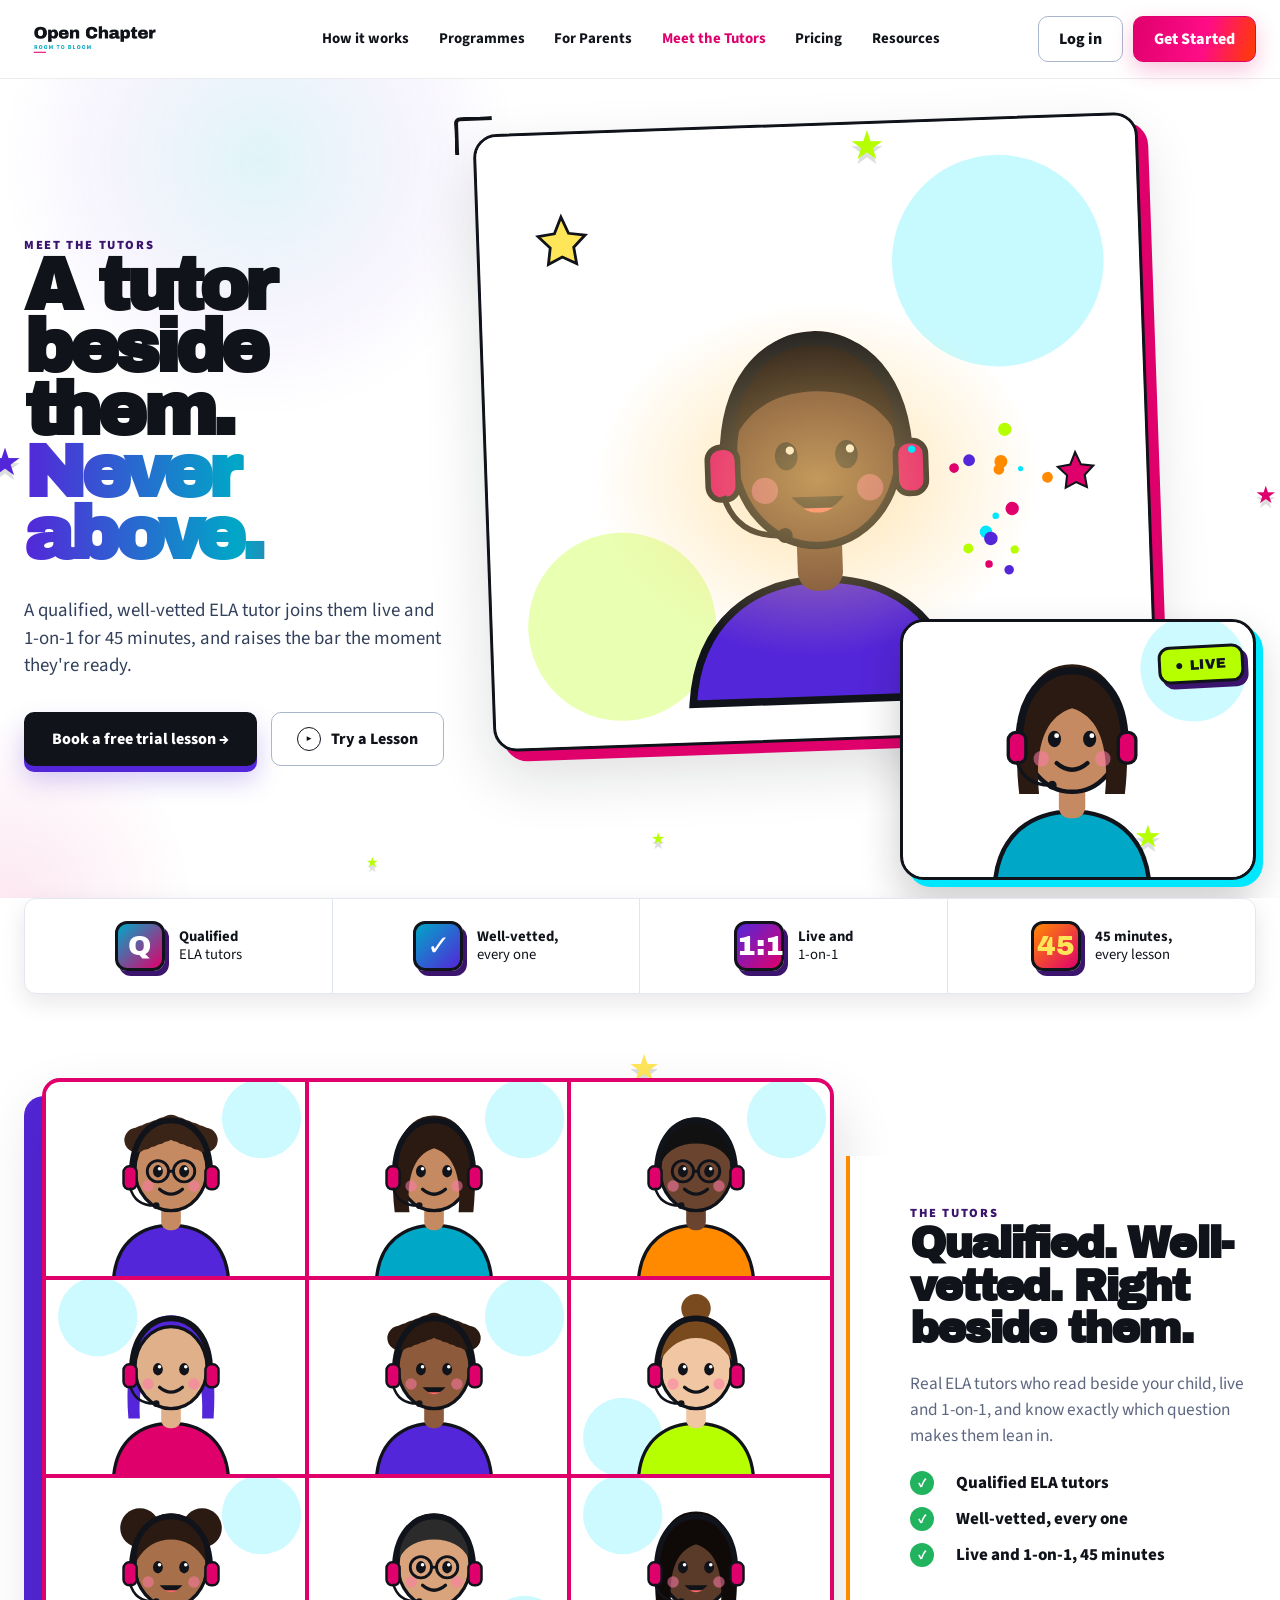
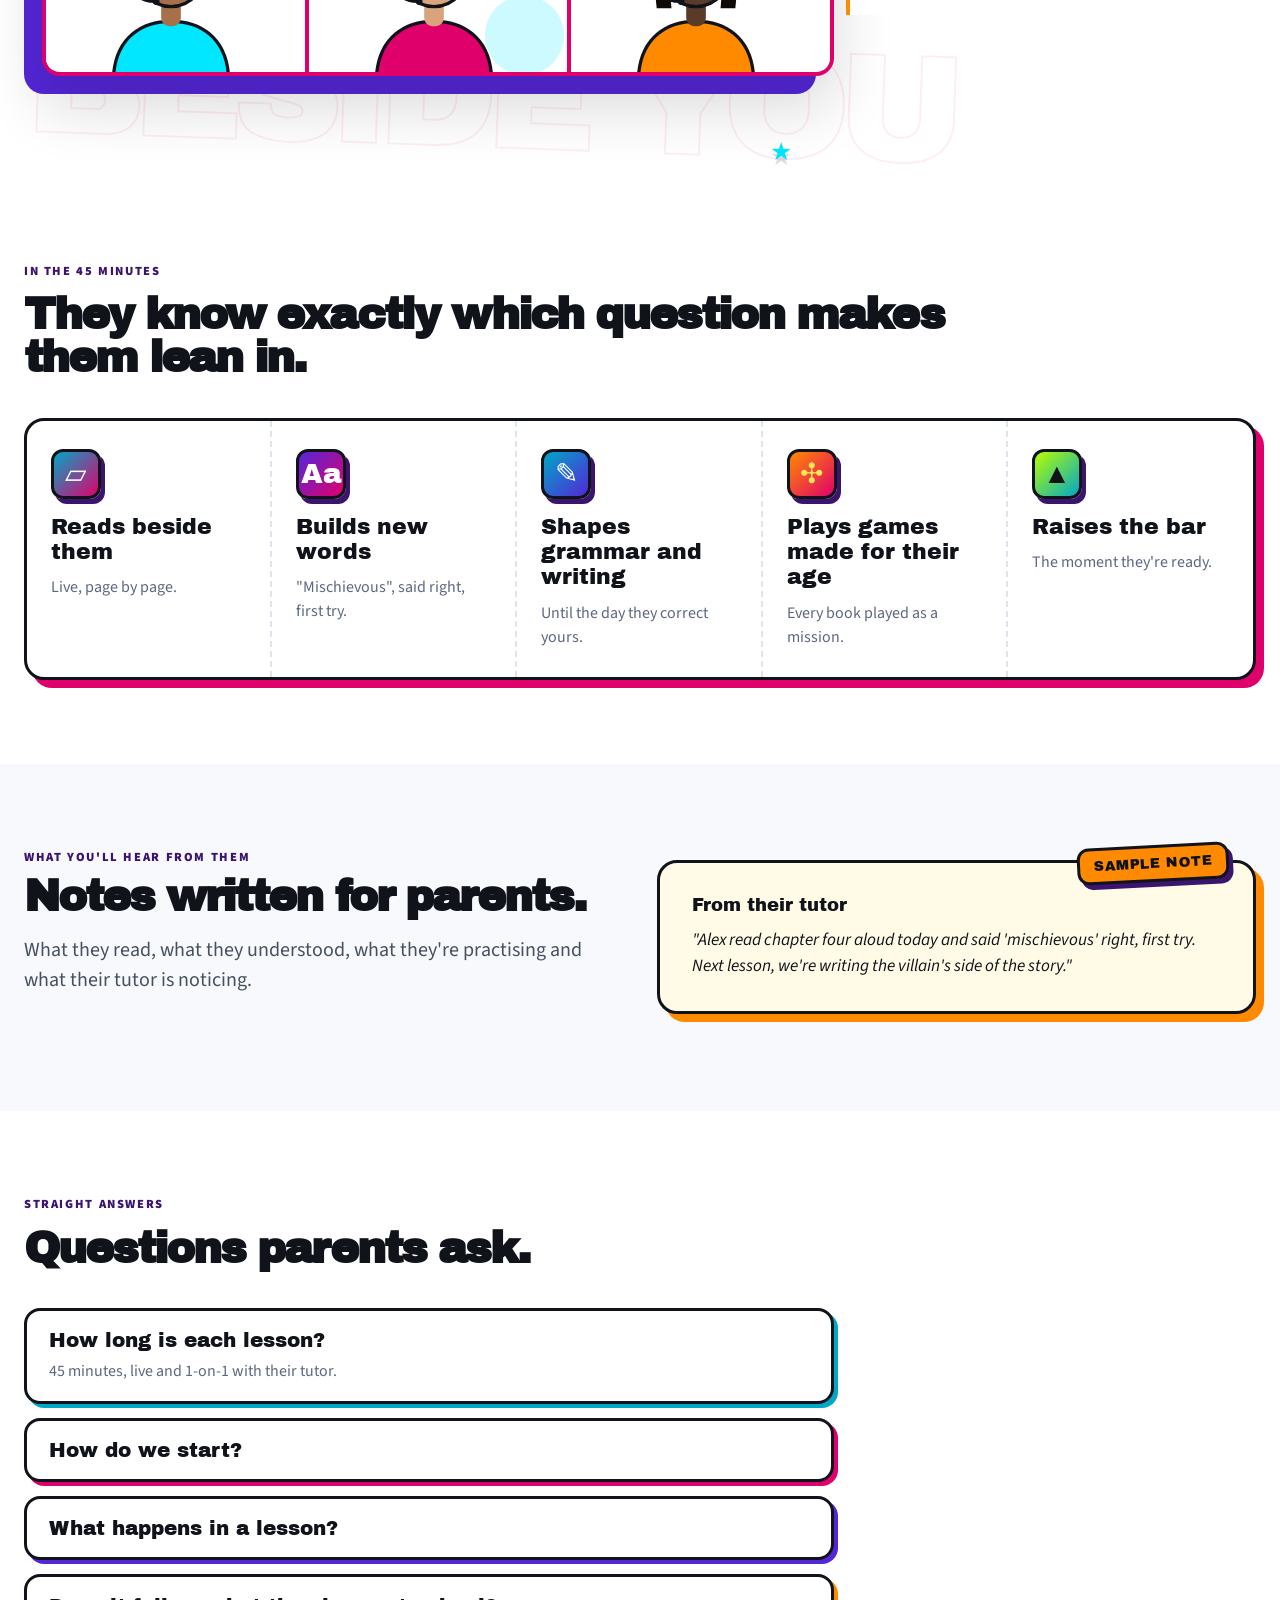
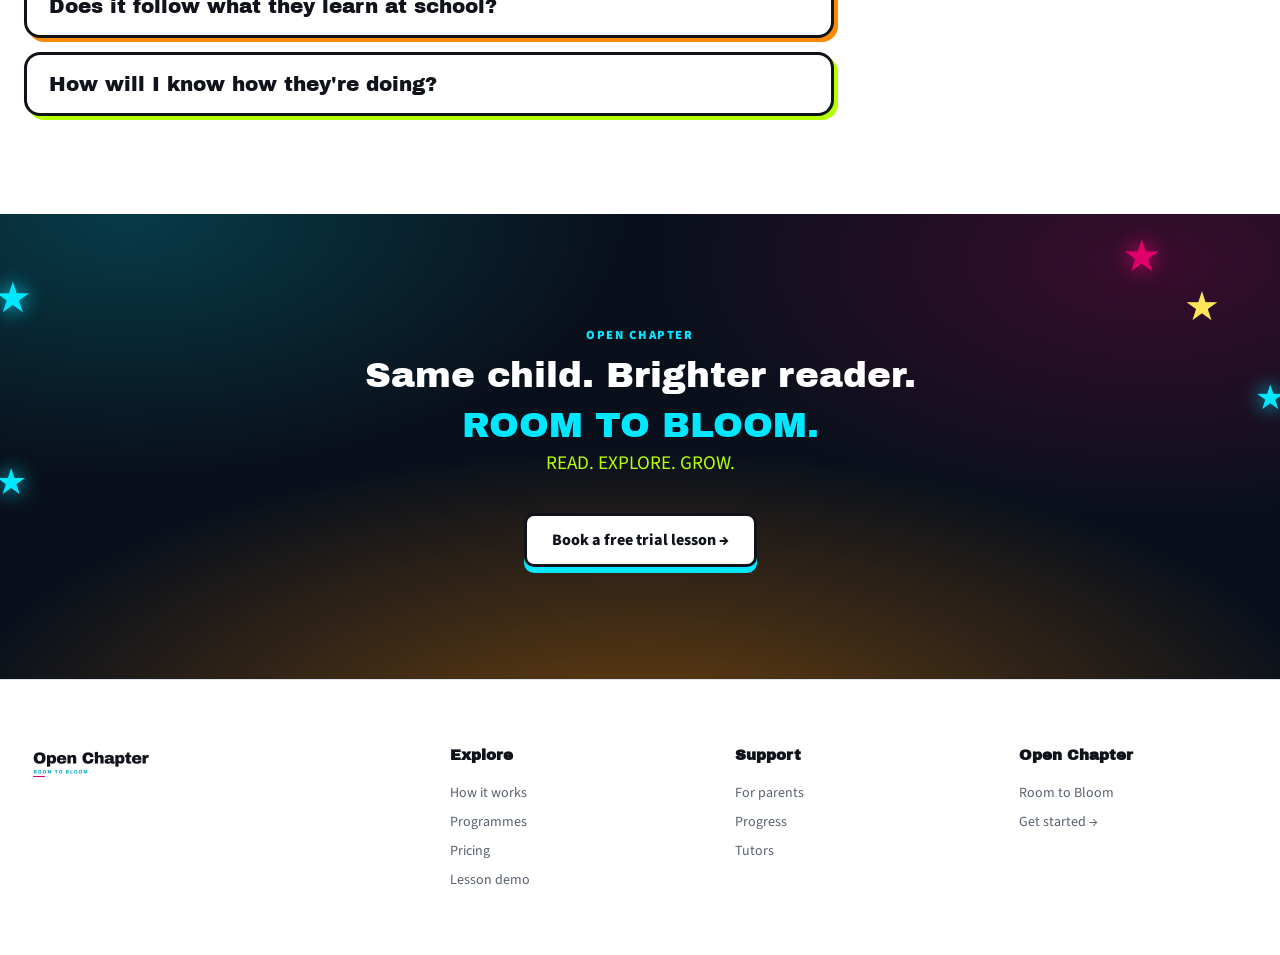
<file: mentors.html>
<!doctype html>
<html lang="en">
<head>
<meta charset="utf-8">
<meta name="viewport" content="width=device-width,initial-scale=1">
<meta http-equiv="refresh" content="0; url=tutors.html">
<link rel="canonical" href="tutors.html">
<title>Meet the Tutors — Open Chapter</title>
<script>location.replace("tutors.html");</script>
</head>
<body>
<p>This page has moved to <a href="tutors.html">Meet the Tutors</a>.</p>
</body>
</html>
</file>
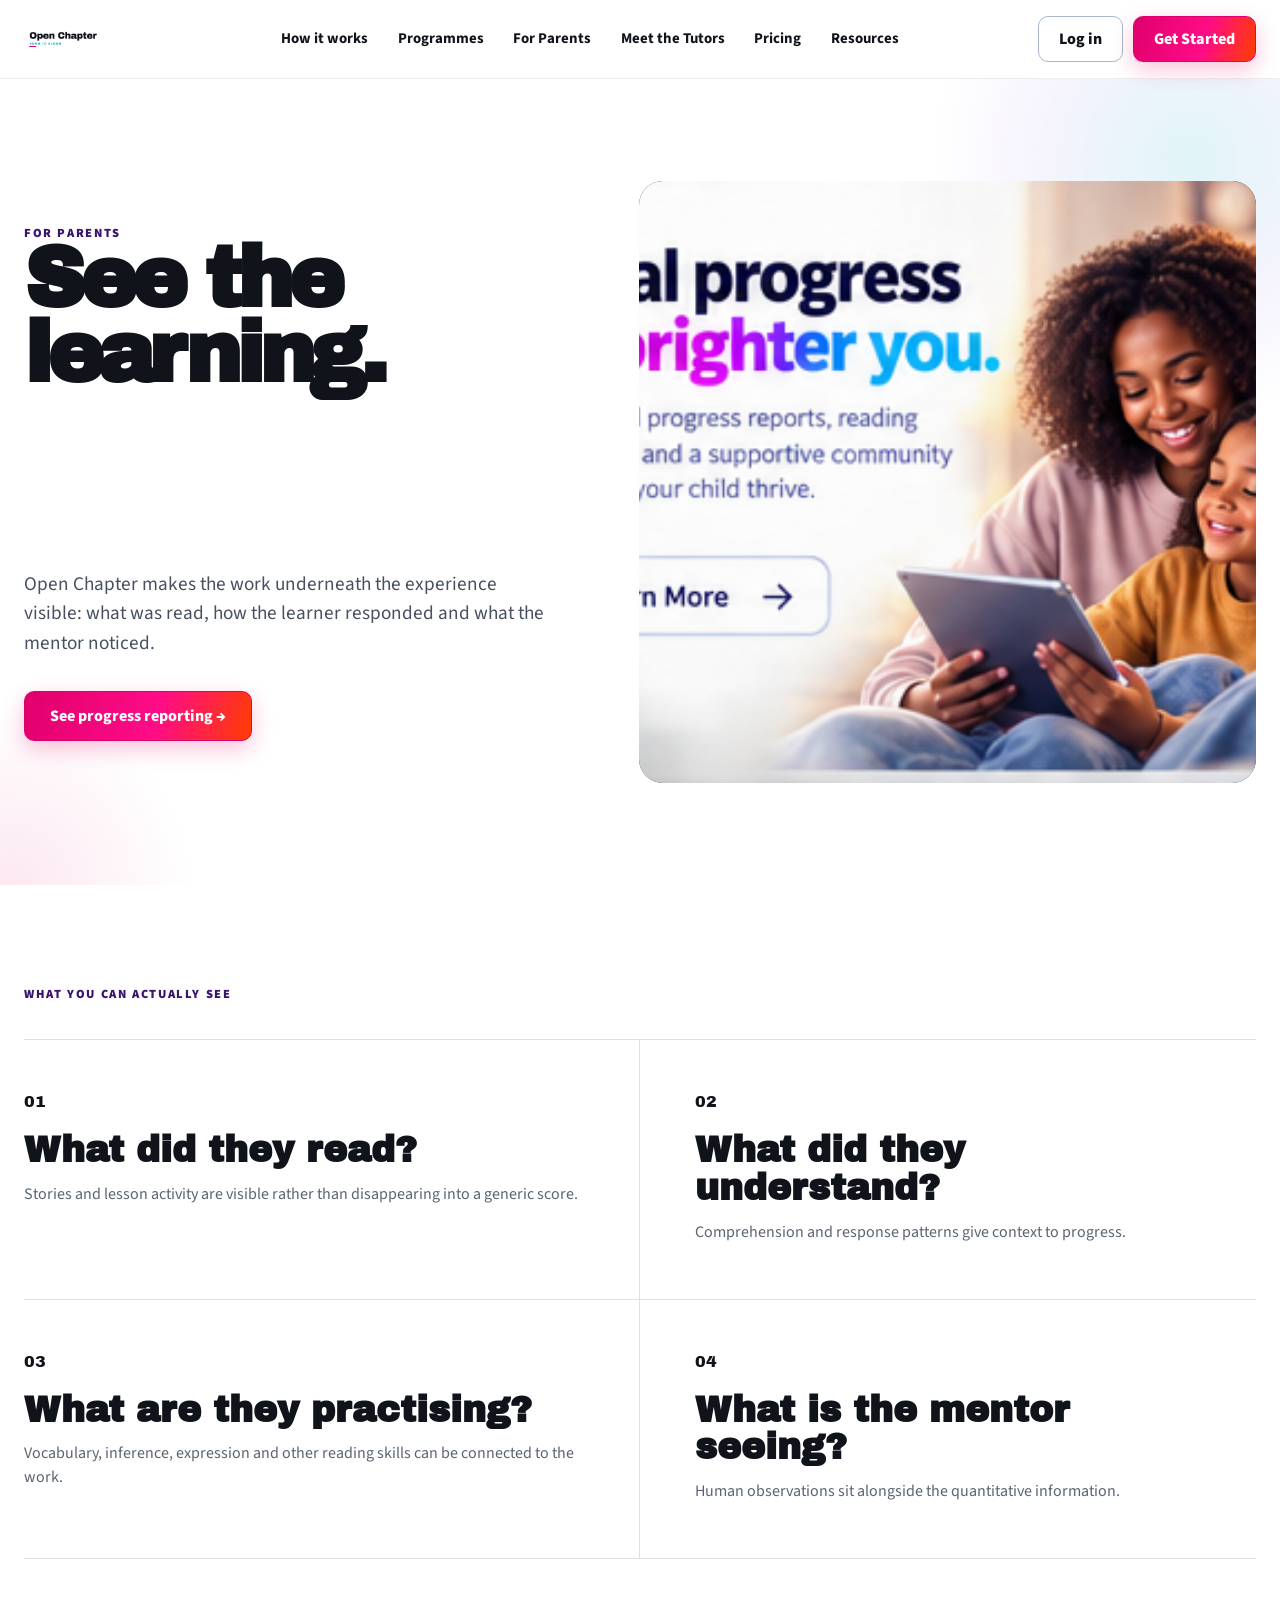
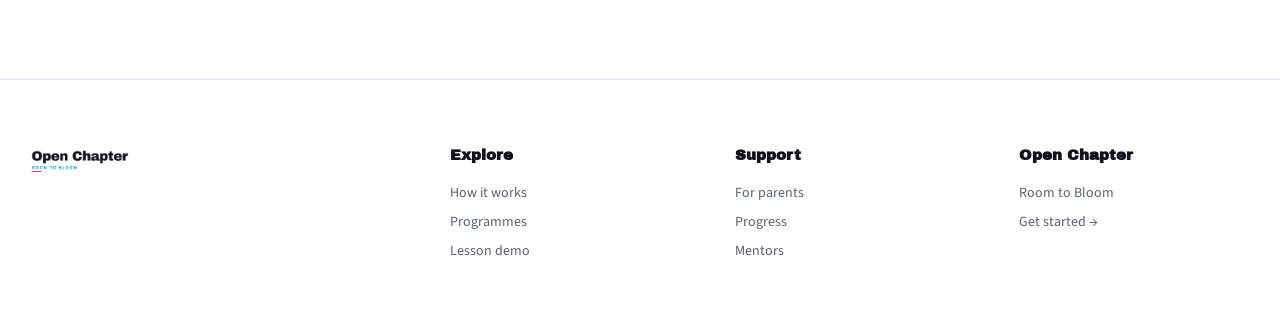
<file: parents.html>
<!doctype html>
<html lang="en">
<head>
<meta charset="utf-8">
<meta name="viewport" content="width=device-width,initial-scale=1">
<meta name="theme-color" content="#ffffff">
<title>For Parents — Open Chapter</title>
<meta name="description" content="Open Chapter for parents.">
<link rel="preconnect" href="https://fonts.googleapis.com">
<link rel="preconnect" href="https://fonts.gstatic.com" crossorigin>
<link href="https://fonts.googleapis.com/css2?family=Archivo+Black&family=Source+Sans+3:wght@400;600;700;800;900&display=swap" rel="stylesheet">
<link rel="stylesheet" href="css/main.css">
<link rel="stylesheet" href="css/design-primitives.css">
<link rel="stylesheet" href="css/composition-system.css">
<link rel="stylesheet" href="css/interaction-states.css">
<link rel="stylesheet" href="css/multipage.css">
<link href="css/alive.css" rel="stylesheet"/>
</head><body class="parents-page"><a class="skip-link" href="#main">Skip to content</a><header class="site-header" data-header="">
<div class="shell header-inner">
<a aria-label="Open Chapter home" class="brand" href="index.html"><img alt="Open Chapter — Room to Bloom" src="assets/open-chapters-logo.png"/></a>
<button aria-controls="primary-nav" aria-expanded="false" class="menu-toggle" data-menu-toggle=""><span></span><span></span><span></span><b class="sr-only">Menu</b></button>
<nav class="primary-nav" data-menu="" id="primary-nav">
<a href="how-it-works.html">How it works</a><a href="programmes.html">Programmes</a><a href="parents.html">For Parents</a><a href="tutors.html">Meet the Tutors</a><a href="pricing.html">Pricing</a><a href="resources.html">Resources</a>
</nav>
<div class="header-actions"><button class="btn btn-outline">Log in</button><a class="btn btn-hot" href="get-started.html">Get Started</a></div>
</div>
</header><main id="main"><section class="v6-hero"><div class="shell v6-hero-grid"><div><p class="eyebrow">FOR PARENTS</p><h1>See the learning.<br><em>Not just the screen time.</em></h1><p class="v6-lede">Open Chapter makes the work underneath the experience visible: what was read, how the learner responded and what the mentor noticed.</p><a class="btn btn-hot btn-lg" href="progress.html">See progress reporting →</a></div><div class="v6-art cover parent-art-v6"><img src="assets/parent-art.png" alt="Parent and child reading together"></div></div></section><section class="parent-questions"><div class="shell"><p class="eyebrow">WHAT YOU CAN ACTUALLY SEE</p><div class="question-grid"><article><span>01</span><h2>What did they read?</h2><p>Stories and lesson activity are visible rather than disappearing into a generic score.</p></article><article><span>02</span><h2>What did they understand?</h2><p>Comprehension and response patterns give context to progress.</p></article><article><span>03</span><h2>What are they practising?</h2><p>Vocabulary, inference, expression and other reading skills can be connected to the work.</p></article><article><span>04</span><h2>What is the mentor seeing?</h2><p>Human observations sit alongside the quantitative information.</p></article></div></div></section></main><footer class="site-footer-v6"><div class="shell footer-v6-grid"><a class="footer-logo" href="index.html"><img src="assets/open-chapters-logo.png" alt="Open Chapter — Room to Bloom"></a><div><strong>Explore</strong><a href="how-it-works.html">How it works</a><a href="programmes.html">Programmes</a><a href="lesson.html">Lesson demo</a></div><div><strong>Support</strong><a href="parents.html">For parents</a><a href="progress.html">Progress</a><a href="mentors.html">Mentors</a></div><div><strong>Open Chapter</strong><span>Room to Bloom</span><a href="get-started.html">Get started →</a></div></div></footer><script src="js/primitives.js" defer></script><script src="js/app.js" defer></script><script src="js/multipage.js" defer></script><script defer src="js/alive.js"></script>
</body></html>
</file>
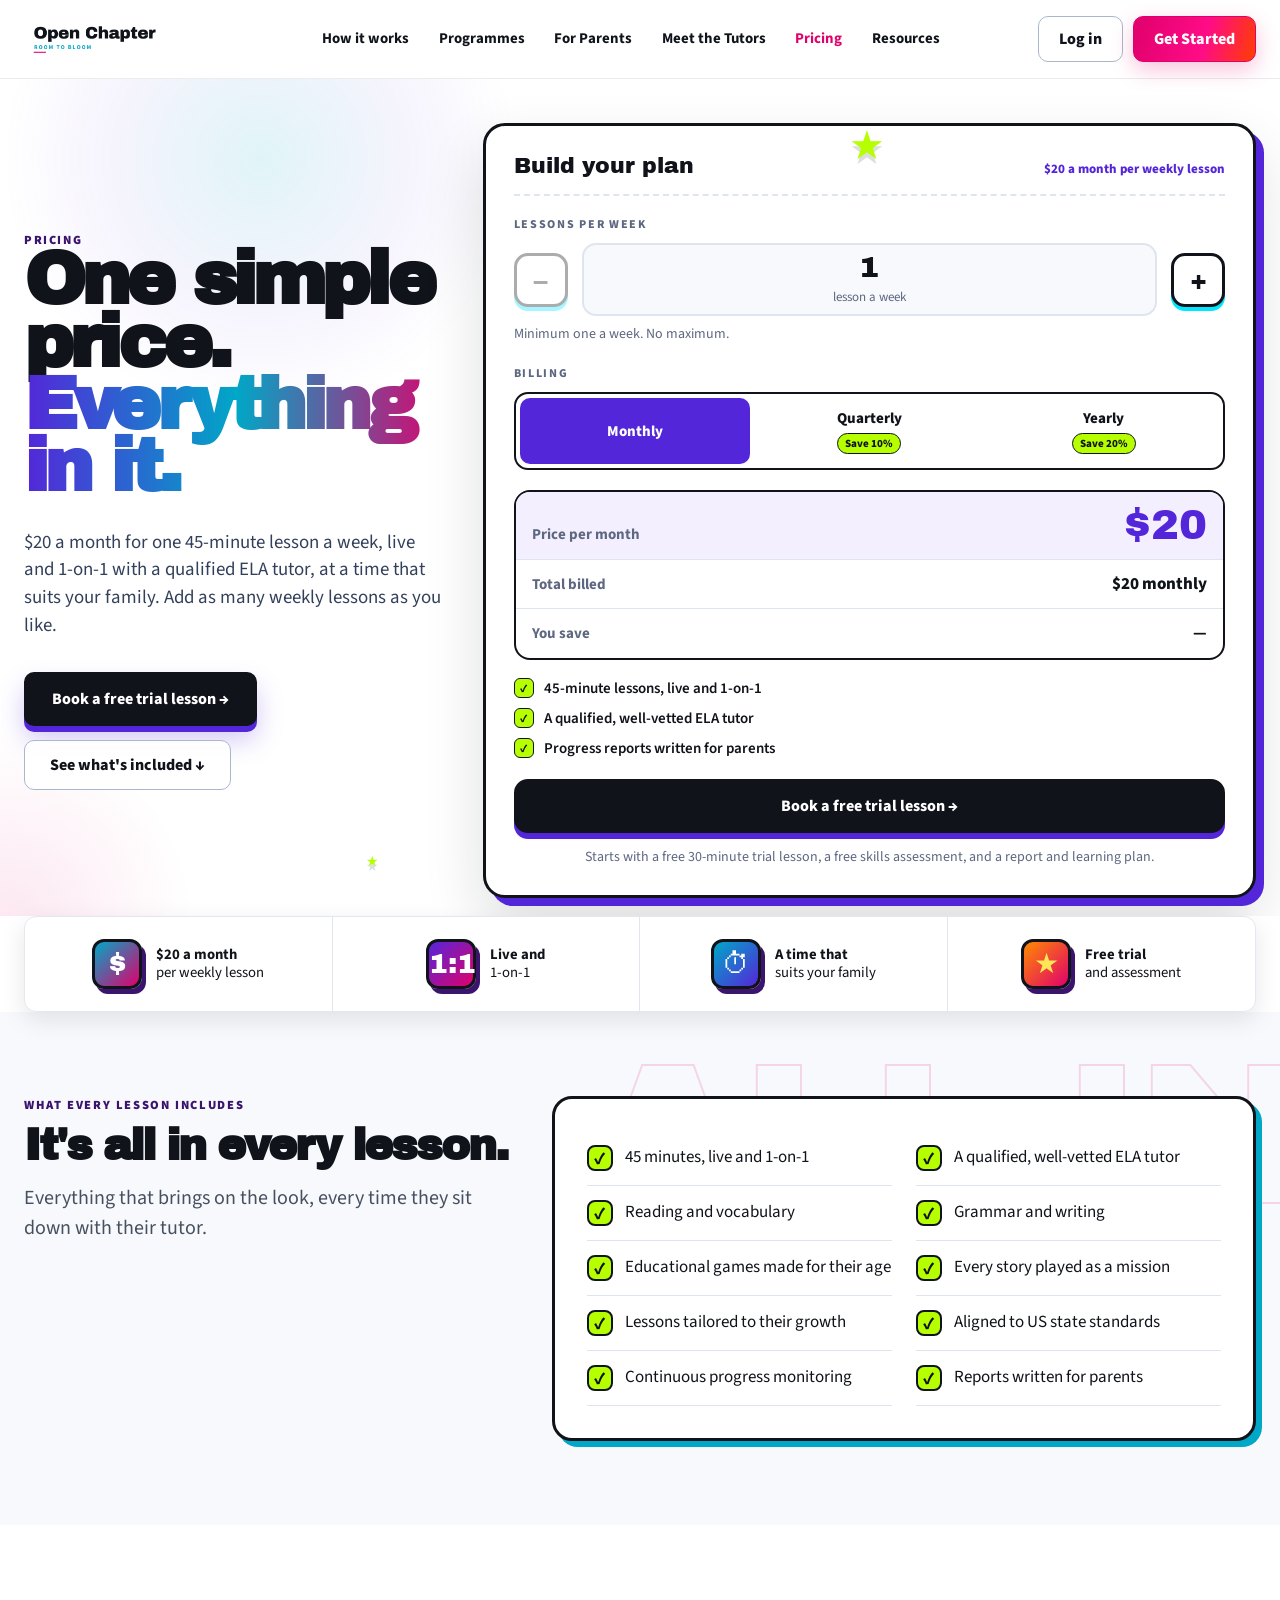
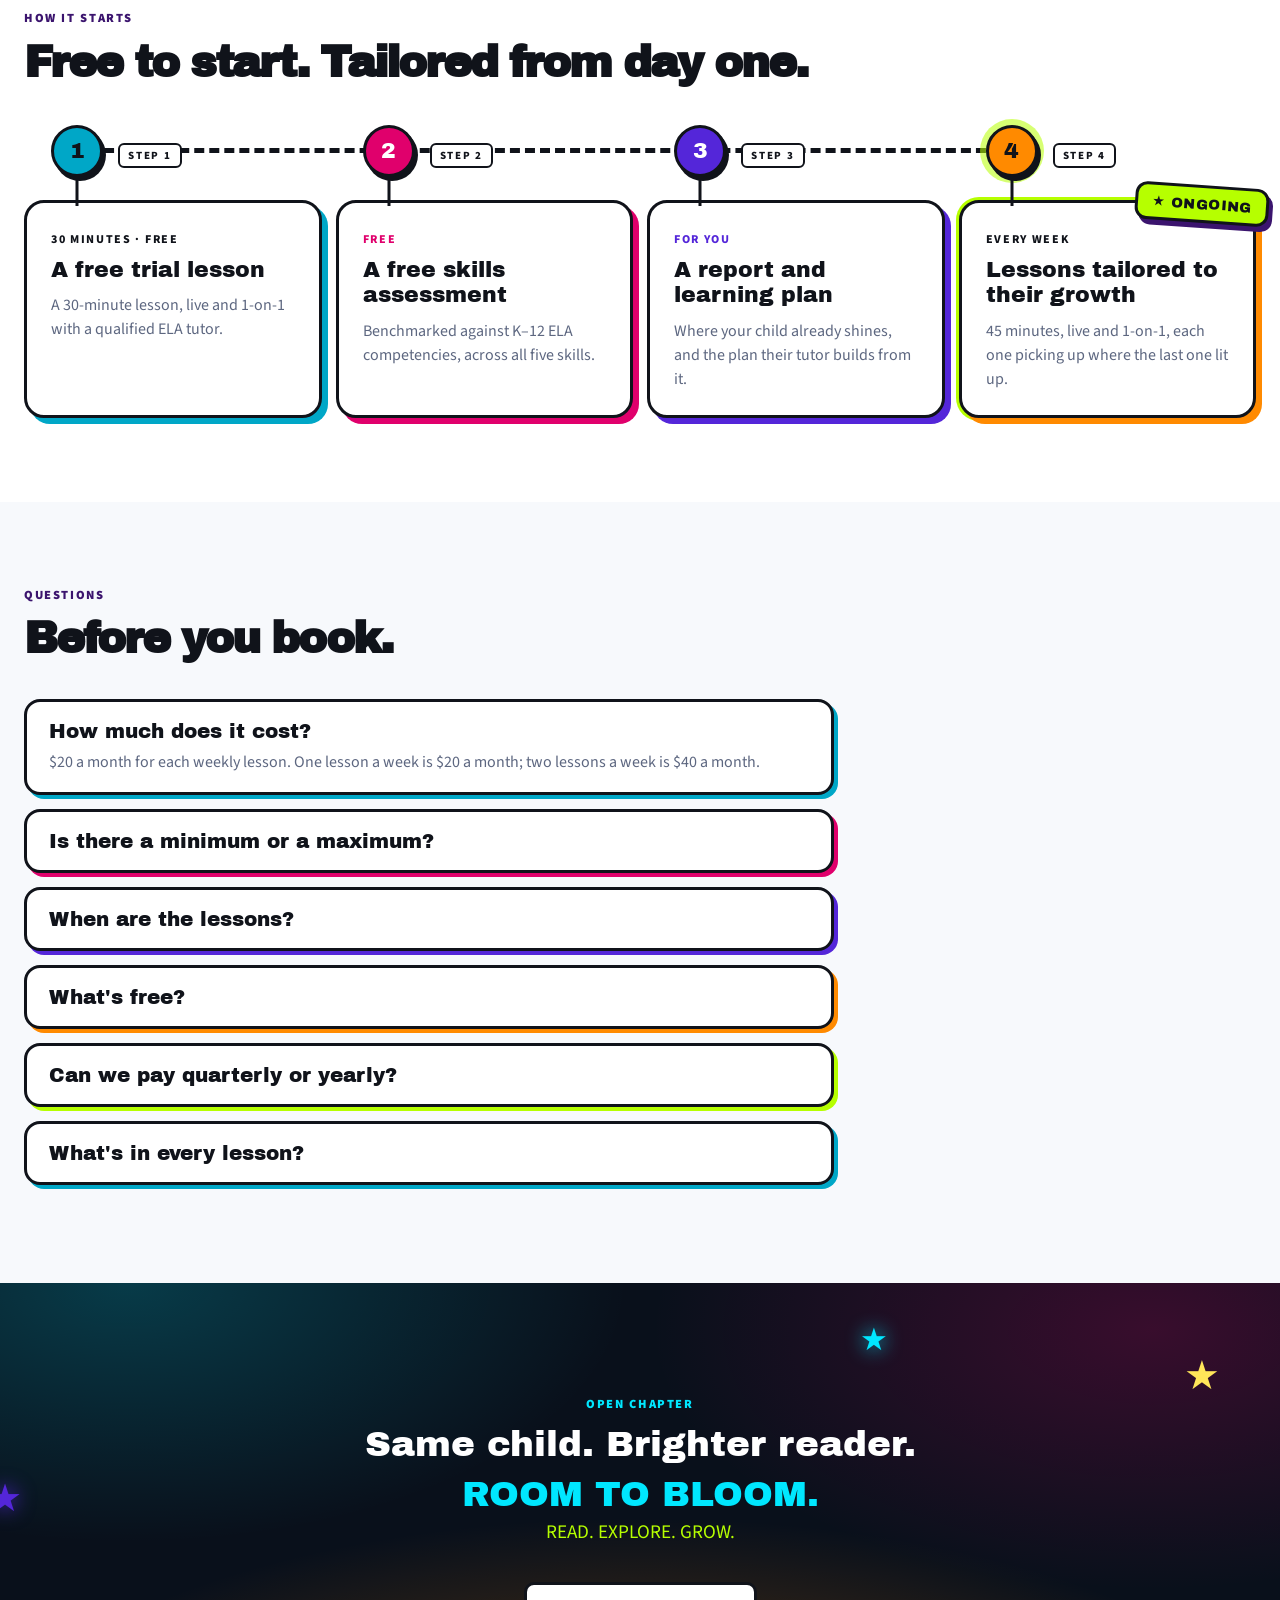
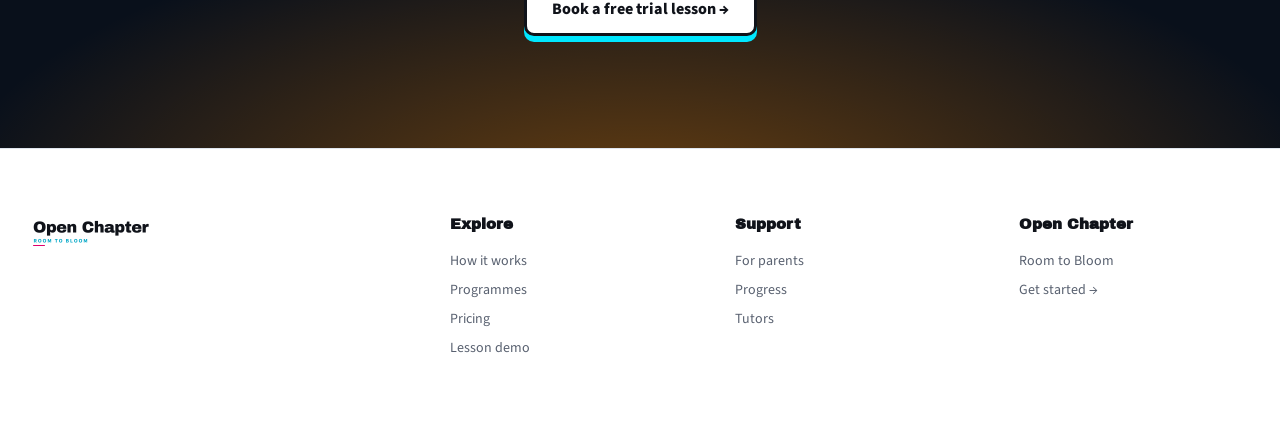
<file: pricing.html>
<!doctype html><html lang="en"><head><meta charset="utf-8"><meta name="viewport" content="width=device-width,initial-scale=1">
<title>Pricing — Open Chapter</title>
<link href="https://fonts.googleapis.com/css2?family=Archivo+Black&family=Source+Sans+3:wght@400;600;700;800;900&display=swap" rel="stylesheet"/>
<link href="css/main.css" rel="stylesheet"/><link href="css/design-primitives.css" rel="stylesheet"/><link href="css/composition-system.css" rel="stylesheet"/><link href="css/interaction-states.css" rel="stylesheet"/><link href="css/multipage.css" rel="stylesheet"/><link href="css/alive.css" rel="stylesheet"/><link href="css/v72-polish.css" rel="stylesheet"/><link href="css/v73-pacing.css" rel="stylesheet"/><link href="css/v77-chaos-restored.css" rel="stylesheet"/><link href="css/v76-lesson-rebalance.css" rel="stylesheet"/><link href="css/v78-conference.css" rel="stylesheet"/><link href="css/v79-lesson-remediation.css" rel="stylesheet"/>
<link href="css/v80-r9.css" rel="stylesheet"/></head><body class="pricing-mock">
<header class="site-header" data-header=""><div class="shell header-inner">
<a aria-label="Open Chapter home" class="brand" href="index.html"><img alt="Open Chapter — Room to Bloom" src="assets/open-chapters-logo.png"/></a>
<button aria-controls="primary-nav" aria-expanded="false" class="menu-toggle" data-menu-toggle=""><span></span><span></span><span></span><b class="sr-only">Menu</b></button>
<nav class="primary-nav" data-menu="" id="primary-nav"><a href="how-it-works.html">How it works</a><a href="programmes.html">Programmes</a><a href="parents.html">For Parents</a><a href="tutors.html">Meet the Tutors</a><a href="pricing.html" aria-current="page" style="color:var(--magenta)">Pricing</a><a href="resources.html">Resources</a></nav>
<div class="header-actions"><button class="btn btn-outline">Log in</button><a class="btn btn-hot" href="get-started.html">Get Started</a></div>
</div></header><main id="main"><section class="hero section-stage v6-hero" id="top"><div class="shell grid12 v24-hero"><div class="c1-7"><p class="eyebrow">PRICING</p><h1>One simple price. <br><em>Everything in it.</em></h1><p class="v6-lede">$20 a month for one 45-minute lesson a week, live and 1-on-1 with a qualified ELA tutor, at a time that suits your family. Add as many weekly lessons as you like.</p><div class="actions"><a class="btn btn-lg v24-arcade" href="get-started.html?intent=trial">Book a free trial lesson →</a><a class="btn btn-outline btn-lg" href="#included">See what's included ↓</a></div></div><div class="c8-12"><div class="v26-calc" role="group" aria-label="Plan calculator">
<div class="v26-calc-h"><h3>Build your plan</h3><span>$20 a month per weekly lesson</span></div>
<div class="v26-field"><label>Lessons per week</label><div class="v24-stepper v26-stepper"><button id="minus" aria-label="One fewer lesson a week">−</button><div class="val" aria-live="polite"><b id="n">1</b><span id="nl">lesson a week</span></div><button id="plus" aria-label="One more lesson a week">+</button></div><p class="hint">Minimum one a week. No maximum.</p></div>
<div class="v26-field"><label>Billing</label><div class="v24-seg v26-seg"><button data-plan="monthly" aria-pressed="true">Monthly<small data-save="monthly"></small></button><button data-plan="quarterly" aria-pressed="false">Quarterly<small data-save="quarterly"></small></button><button data-plan="yearly" aria-pressed="false">Yearly<small data-save="yearly"></small></button></div></div>
<dl class="v26-sum"><div class="big"><dt>Price per month</dt><dd id="price">$20</dd></div><div><dt>Total billed</dt><dd id="bill">$20 monthly</dd></div><div><dt>You save</dt><dd id="save">—</dd></div></dl>
<ul class="v26-checks sm"><li>45-minute lessons, live and 1-on-1</li><li>A qualified, well-vetted ELA tutor</li><li>Progress reports written for parents</li></ul>
<a class="btn btn-lg v26-primary" style="width:100%;justify-content:center" href="get-started.html?intent=trial">Book a free trial lesson →</a>
<p class="v26-trust">Starts with a free 30-minute trial lesson, a free skills assessment, and a report and learning plan.</p></div></div></div></section><div class="shell benefit-rail" id="how"><article><span class="object-icon object-icon-book">$</span><p><b>$20 a month</b><br/>per weekly lesson</p></article><article><span class="object-icon object-icon-controller">1:1</span><p><b>Live and</b><br/>1-on-1</p></article><article><span class="object-icon object-icon-bars">⏱</span><p><b>A time that</b><br/>suits your family</p></article><article><span class="object-icon object-icon-star">★</span><p><b>Free trial</b><br/>and assessment</p></article></div><section class="v24-sec paper" id="included"><span class="v24-edge">ALL IN</span><div class="shell grid12"><div class="c1-5"><p class="eyebrow">WHAT EVERY LESSON INCLUDES</p><h2>It's all in every lesson.</h2><p class="v6-lede" style="margin-top:16px">Everything that brings on the look, every time they sit down with their tutor.</p></div>
<div class="c6-12"><div class="v24-panel v27-inc"><ul class="v24-check"><li>45 minutes, live and 1-on-1</li><li>A qualified, well-vetted ELA tutor</li><li>Reading and vocabulary</li><li>Grammar and writing</li><li>Educational games made for their age</li><li>Every story played as a mission</li><li>Lessons tailored to their growth</li><li>Aligned to US state standards</li><li>Continuous progress monitoring</li><li>Reports written for parents</li></ul></div></div></div>
</section>
<section class="v24-sec" id="start"><div class="shell"><div class="grid12 v24-head"><div class="c1-10"><p class="eyebrow">HOW IT STARTS</p><h2>Free to start. Tailored from day one.</h2></div></div><div class="grid12 v24-row4 v29-path">
<div><div class="v24-card" style="--c:var(--cyan)"><span class="node" data-l="STEP 1">1</span><span class="tag">30 minutes · Free</span><h3>A free trial lesson</h3><p>A 30-minute lesson, live and 1-on-1 with a qualified ELA tutor.</p></div></div>
<div><div class="v24-card" style="--c:var(--magenta)"><span class="node" data-l="STEP 2">2</span><span class="tag">Free</span><h3>A free skills assessment</h3><p>Benchmarked against K–12 ELA competencies, across all five skills.</p></div></div>
<div><div class="v24-card" style="--c:var(--violet2)"><span class="node" data-l="STEP 3">3</span><span class="tag">For you</span><h3>A report and learning plan</h3><p>Where your child already shines, and the plan their tutor builds from it.</p></div></div>
<div><div class="v24-card" style="--c:var(--orange)"><span class="node" data-l="STEP 4">4</span><span class="v24-sticker lime v25-goal">★ ONGOING</span><span class="tag">Every week</span><h3>Lessons tailored to their growth</h3><p>45 minutes, live and 1-on-1, each one picking up where the last one lit up.</p></div></div></div></div></section>
<section class="v24-sec paper"><div class="shell"><div class="grid12 v24-head"><div class="c1-10"><p class="eyebrow">QUESTIONS</p><h2>Before you book.</h2></div></div>
<div class="grid12"><div class="c1-8 v24-faq"><details open style="--c:var(--cyan)"><summary>How much does it cost?</summary><p>$20 a month for each weekly lesson. One lesson a week is $20 a month; two lessons a week is $40 a month.</p></details><details  style="--c:var(--magenta)"><summary>Is there a minimum or a maximum?</summary><p>The minimum is one lesson a week. There's no maximum.</p></details><details  style="--c:var(--violet2)"><summary>When are the lessons?</summary><p>At a time that suits your family.</p></details><details  style="--c:var(--orange)"><summary>What's free?</summary><p>The 30-minute trial lesson, the skills assessment, and the report and learning plan that follow.</p></details><details  style="--c:var(--lime)"><summary>Can we pay quarterly or yearly?</summary><p>Yes. Billing is monthly as standard. Pay quarterly and save 10%, or yearly and save 20%.</p></details><details  style="--c:var(--cyan)"><summary>What's in every lesson?</summary><p>Reading, vocabulary, grammar, writing and educational games made for their age, with a qualified ELA tutor.</p></details></div></div></div></section><section class="v24-close"><span class="star" aria-hidden="true">★</span><div class="shell"><p class="eyebrow" style="color:var(--cyan2);margin:0 0 14px">OPEN CHAPTER</p><h2>Same child. Brighter reader.</h2><div class="rtb">ROOM TO BLOOM.</div><div class="reg">READ. EXPLORE. GROW.</div>
<a class="btn btn-lg v24-arcade light" href="get-started.html?intent=trial">Book a free trial lesson →</a></div>
</section>
</main><footer class="site-footer-v6"><div class="shell footer-v6-grid"><a class="footer-logo" href="index.html"><img src="assets/open-chapters-logo.png" alt="Open Chapter — Room to Bloom" style="width:180px;height:auto"></a><div><strong>Explore</strong><a href="how-it-works.html">How it works</a><a href="programmes.html">Programmes</a><a href="pricing.html">Pricing</a><a href="lesson.html">Lesson demo</a></div><div><strong>Support</strong><a href="parents.html">For parents</a><a href="progress.html">Progress</a><a href="tutors.html">Tutors</a></div><div><strong>Open Chapter</strong><span>Room to Bloom</span><a href="get-started.html">Get started →</a></div></div></footer>
<script src="js/illo.js"></script><script>
/* CONFIG */
const PRICE_PER_WEEKLY_LESSON_USD=20; // $20/month for each lesson per week (confirmed)
const DISCOUNT_QUARTERLY_PCT=10;      // industry-standard prepay discount (see spec §3 sources)
const DISCOUNT_YEARLY_PCT=20;         // industry median annual discount (see spec §3 sources)
const PLANS={monthly:{months:1,pct:0,label:'Billed monthly'},quarterly:{months:3,pct:DISCOUNT_QUARTERLY_PCT,label:'every 3 months'},yearly:{months:12,pct:DISCOUNT_YEARLY_PCT,label:'every year'}};
const q=new URLSearchParams(location.search);let n=Math.max(1,parseInt(q.get('n'))||1),plan=PLANS[q.get('plan')]?q.get('plan'):'monthly';
const $=s=>document.querySelector(s),fmt=v=>'$'+(Math.round(v*100)/100).toLocaleString('en-US',{minimumFractionDigits:v%1?2:0,maximumFractionDigits:2});
function render(){const p=PLANS[plan],pct=p.pct||0,full=PRICE_PER_WEEKLY_LESSON_USD*n,monthly=full*(1-pct/100),total=monthly*p.months;
 $('#n').textContent=n;$('#nl').textContent=n===1?'lesson a week':'lessons a week';
 $('#price').textContent=fmt(monthly);
 $('#bill').textContent=plan==='monthly'?fmt(total)+' monthly':fmt(total)+' '+p.label;
 $('#save').textContent=pct?fmt(full*p.months-total)+' ('+pct+'%)':'—';$('#save').classList.toggle('pos',!!pct);
 $('#minus').disabled=n<=1;
 document.querySelectorAll('[data-plan]').forEach(b=>b.setAttribute('aria-pressed',b.dataset.plan===plan));
 document.querySelectorAll('[data-save]').forEach(el=>{const v=PLANS[el.dataset.save].pct;el.textContent=v?'Save '+v+'%':'';el.hidden=!v;});}
$('#minus').onclick=()=>{if(n>1)n--;render()};$('#plus').onclick=()=>{n++;render()};
document.querySelectorAll('[data-plan]').forEach(b=>b.onclick=()=>{plan=b.dataset.plan;render()});render();
</script>
<script src="js/stars.js"></script>
</body></html>
</file>
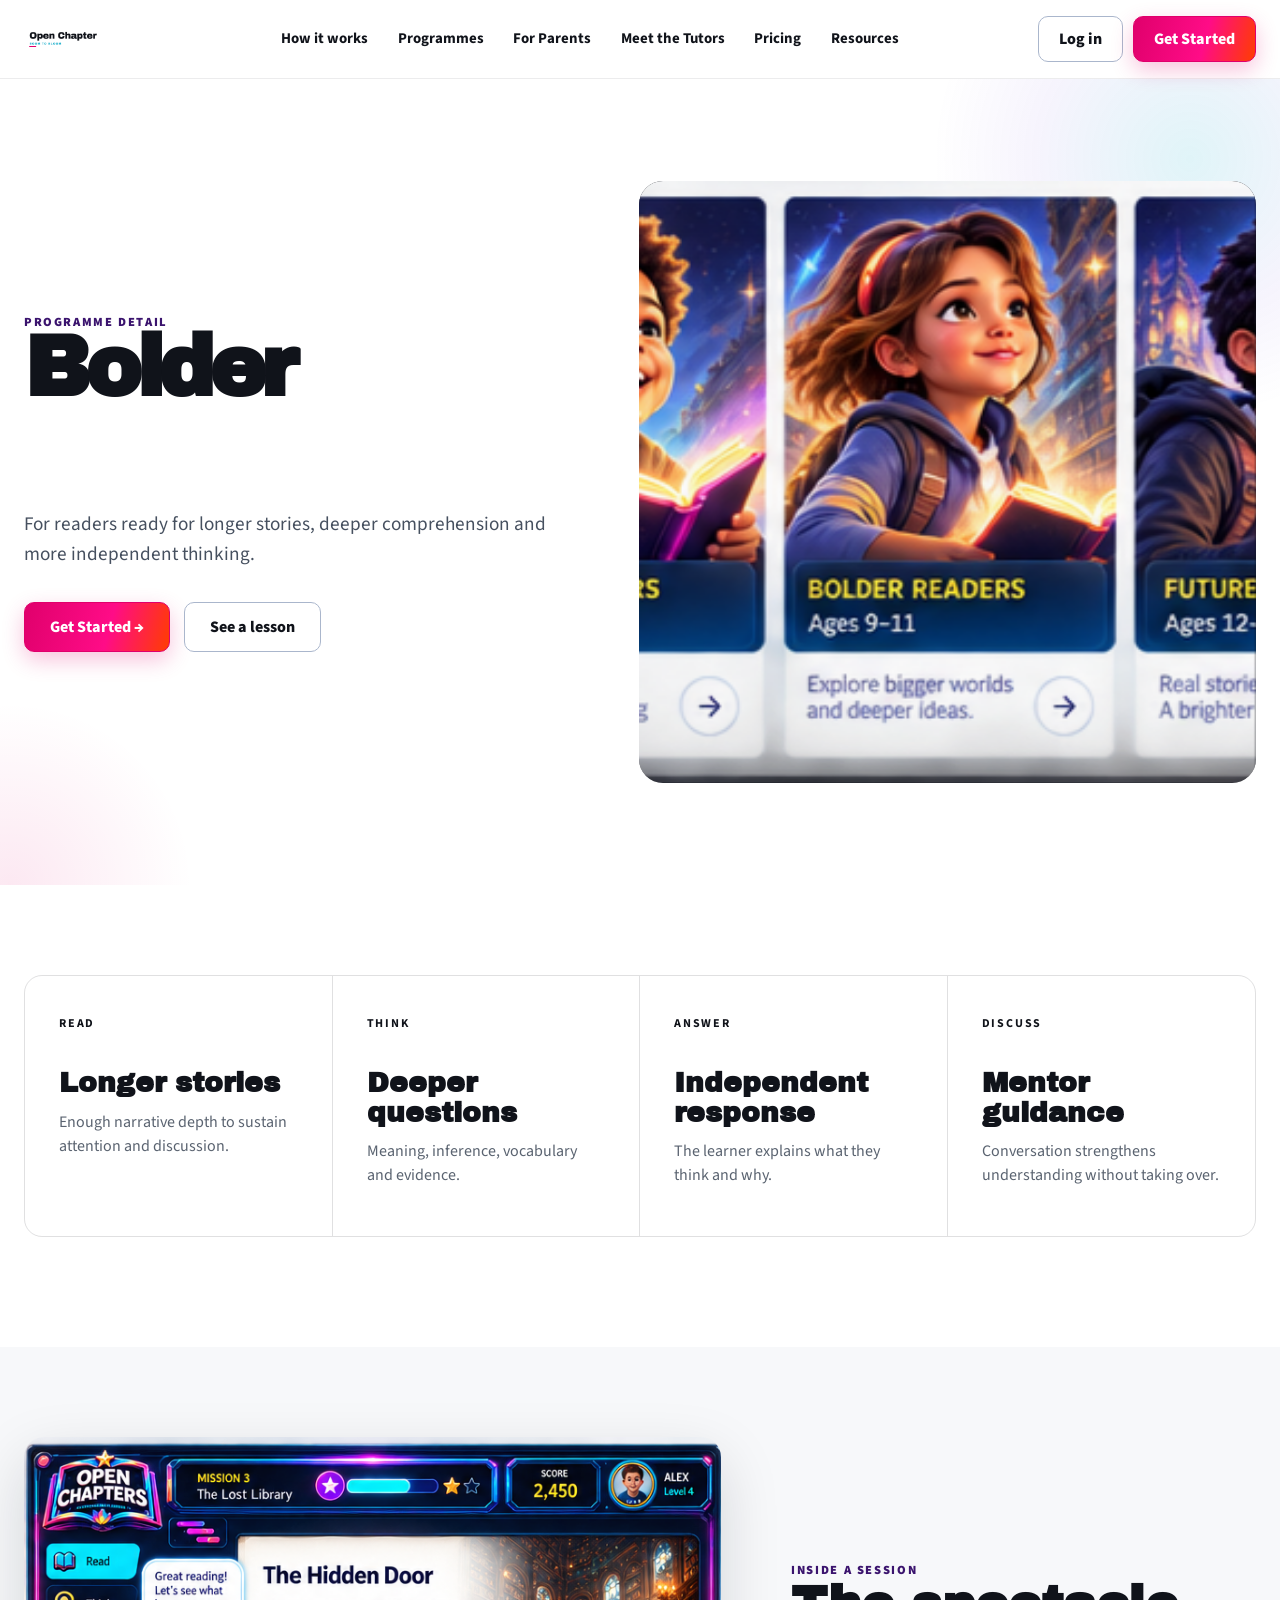
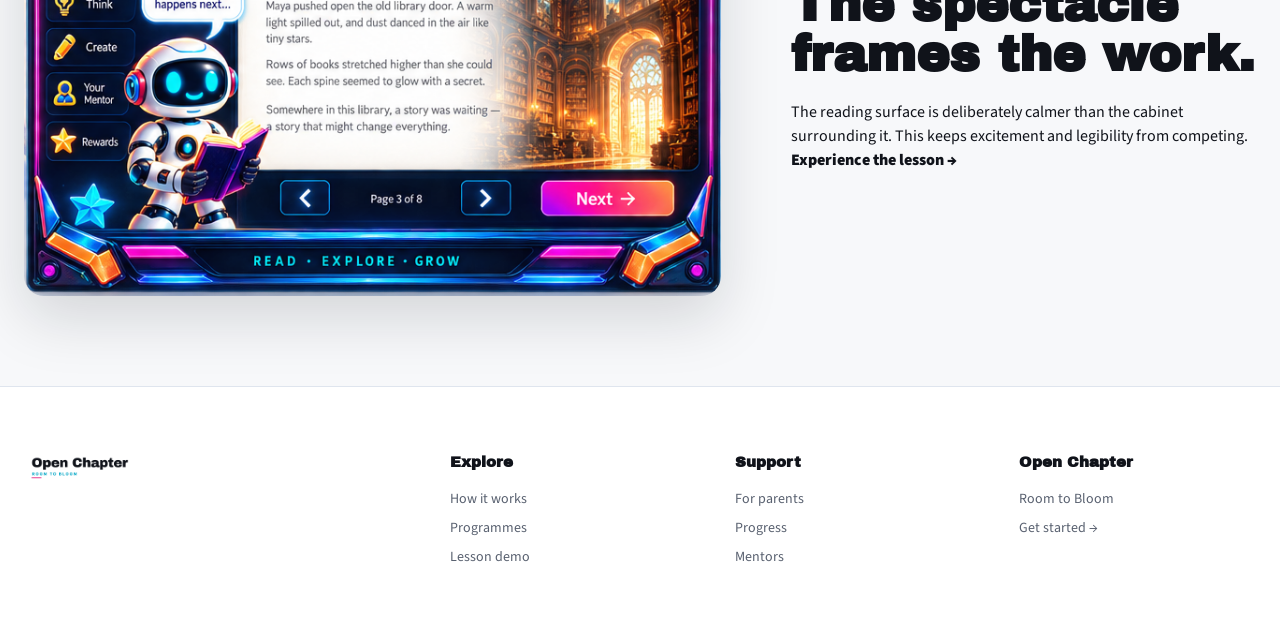
<file: programme.html>
<!doctype html>
<html lang="en">
<head>
<meta charset="utf-8">
<meta name="viewport" content="width=device-width,initial-scale=1">
<meta name="theme-color" content="#ffffff">
<title>Programme — Open Chapter</title>
<meta name="description" content="Open Chapter programme detail.">
<link rel="preconnect" href="https://fonts.googleapis.com">
<link rel="preconnect" href="https://fonts.gstatic.com" crossorigin>
<link href="https://fonts.googleapis.com/css2?family=Archivo+Black&family=Source+Sans+3:wght@400;600;700;800;900&display=swap" rel="stylesheet">
<link rel="stylesheet" href="css/main.css">
<link rel="stylesheet" href="css/design-primitives.css">
<link rel="stylesheet" href="css/composition-system.css">
<link rel="stylesheet" href="css/interaction-states.css">
<link rel="stylesheet" href="css/multipage.css">
<link href="css/alive.css" rel="stylesheet"/>
</head><body class="programme-page"><a class="skip-link" href="#main">Skip to content</a><header class="site-header" data-header="">
<div class="shell header-inner">
<a aria-label="Open Chapter home" class="brand" href="index.html"><img alt="Open Chapter — Room to Bloom" src="assets/open-chapters-logo.png"/></a>
<button aria-controls="primary-nav" aria-expanded="false" class="menu-toggle" data-menu-toggle=""><span></span><span></span><span></span><b class="sr-only">Menu</b></button>
<nav class="primary-nav" data-menu="" id="primary-nav">
<a href="how-it-works.html">How it works</a><a href="programmes.html">Programmes</a><a href="parents.html">For Parents</a><a href="tutors.html">Meet the Tutors</a><a href="pricing.html">Pricing</a><a href="resources.html">Resources</a>
</nav>
<div class="header-actions"><button class="btn btn-outline">Log in</button><a class="btn btn-hot" href="get-started.html">Get Started</a></div>
</div>
</header><main id="main"><section class="v6-hero programme-detail-hero"><div class="shell v6-hero-grid"><div><p class="eyebrow">PROGRAMME DETAIL</p><h1 data-programme-title>Bolder<br><em>Readers.</em></h1><p class="v6-lede" data-programme-lede>For readers ready for longer stories, deeper comprehension and more independent thinking.</p><div class="actions"><a class="btn btn-hot btn-lg" href="get-started.html">Get Started →</a><a class="btn btn-outline btn-lg" href="lesson.html">See a lesson</a></div></div><div class="v6-art cover"><img src="assets/programmes-art.png" alt="Open Chapter programme artwork"></div></div></section><section class="programme-detail-body"><div class="shell"><div class="detail-principles"><article><b>READ</b><h3>Longer stories</h3><p>Enough narrative depth to sustain attention and discussion.</p></article><article><b>THINK</b><h3>Deeper questions</h3><p>Meaning, inference, vocabulary and evidence.</p></article><article><b>ANSWER</b><h3>Independent response</h3><p>The learner explains what they think and why.</p></article><article><b>DISCUSS</b><h3>Mentor guidance</h3><p>Conversation strengthens understanding without taking over.</p></article></div></div></section><section class="v6-image-story"><div class="shell"><img src="assets/lesson-cabinet-art.png" alt="Open Chapter lesson"><div><p class="eyebrow">INSIDE A SESSION</p><h2>The spectacle frames the work.</h2><p>The reading surface is deliberately calmer than the cabinet surrounding it. This keeps excitement and legibility from competing.</p><a href="lesson.html">Experience the lesson →</a></div></div></section></main><footer class="site-footer-v6"><div class="shell footer-v6-grid"><a class="footer-logo" href="index.html"><img src="assets/open-chapters-logo.png" alt="Open Chapter — Room to Bloom"></a><div><strong>Explore</strong><a href="how-it-works.html">How it works</a><a href="programmes.html">Programmes</a><a href="lesson.html">Lesson demo</a></div><div><strong>Support</strong><a href="parents.html">For parents</a><a href="progress.html">Progress</a><a href="mentors.html">Mentors</a></div><div><strong>Open Chapter</strong><span>Room to Bloom</span><a href="get-started.html">Get started →</a></div></div></footer><script src="js/primitives.js" defer></script><script src="js/app.js" defer></script><script src="js/multipage.js" defer></script><script defer src="js/alive.js"></script>
</body></html>
</file>
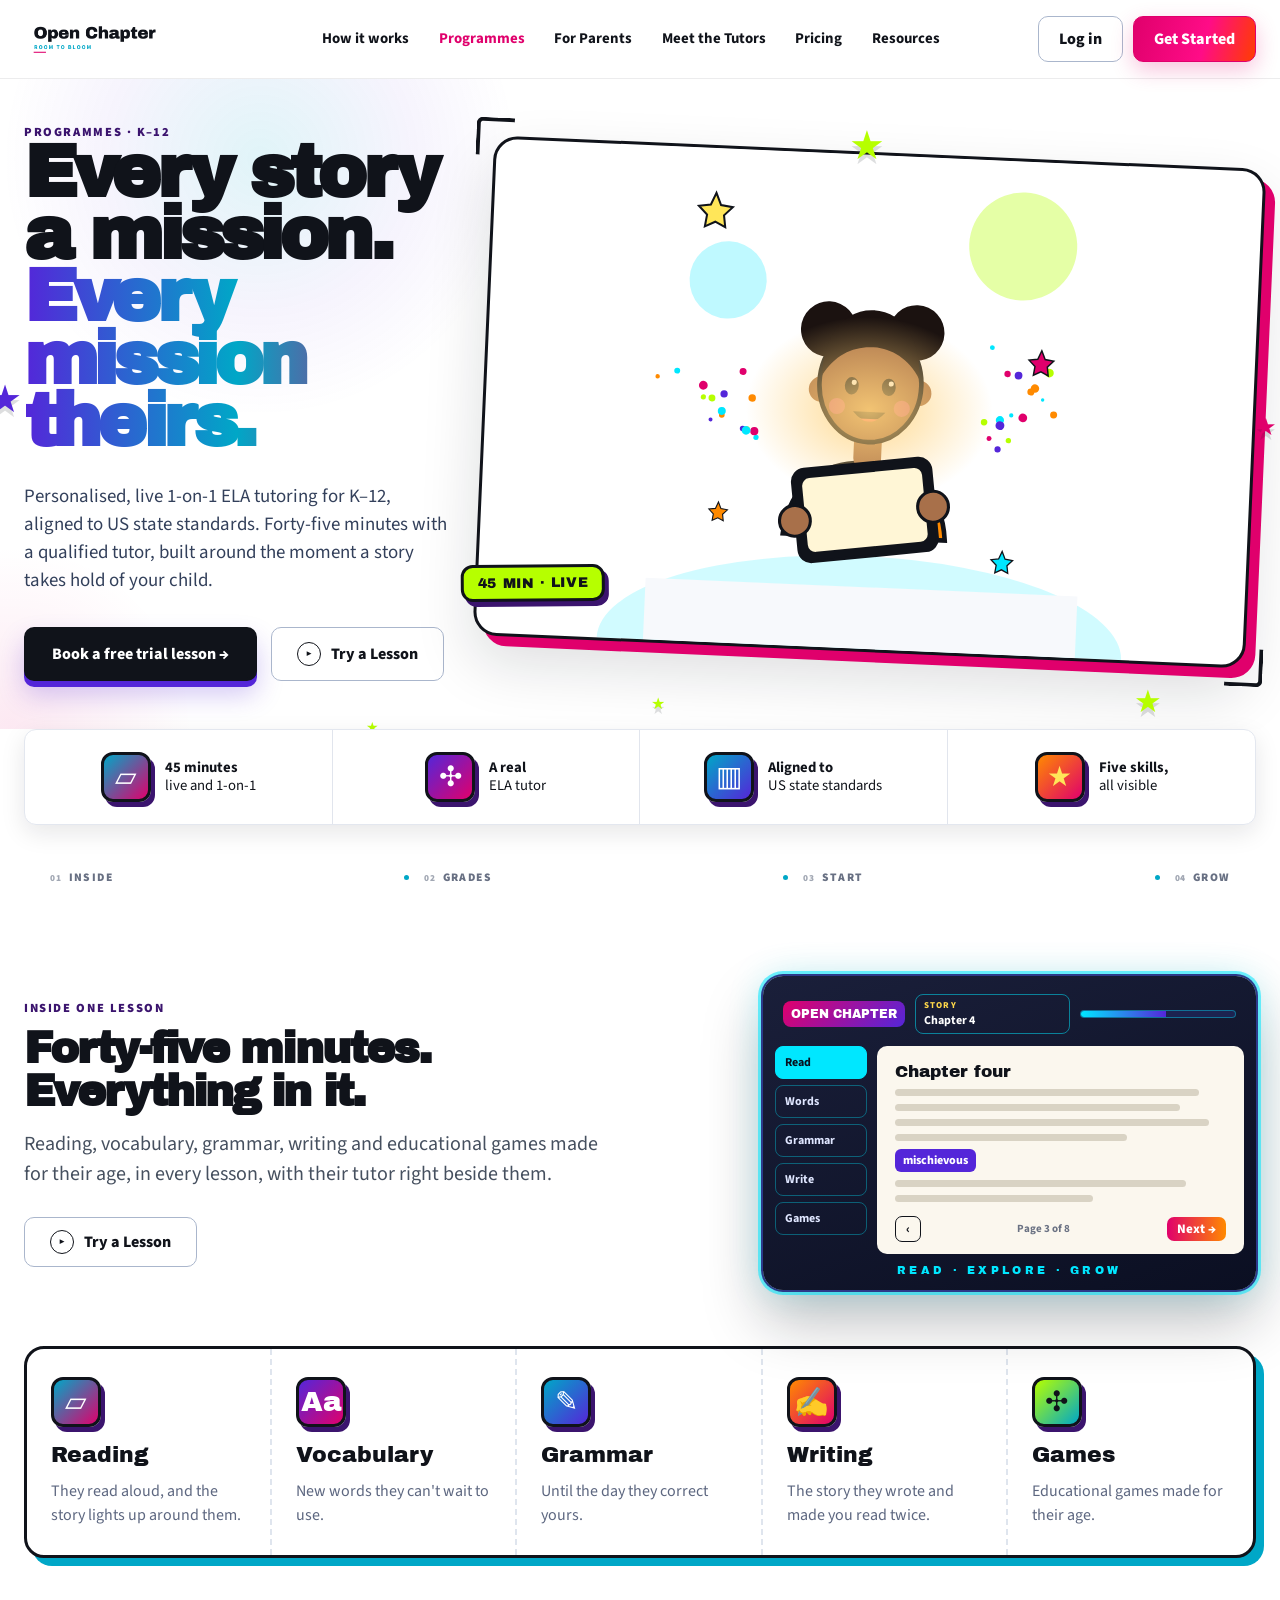
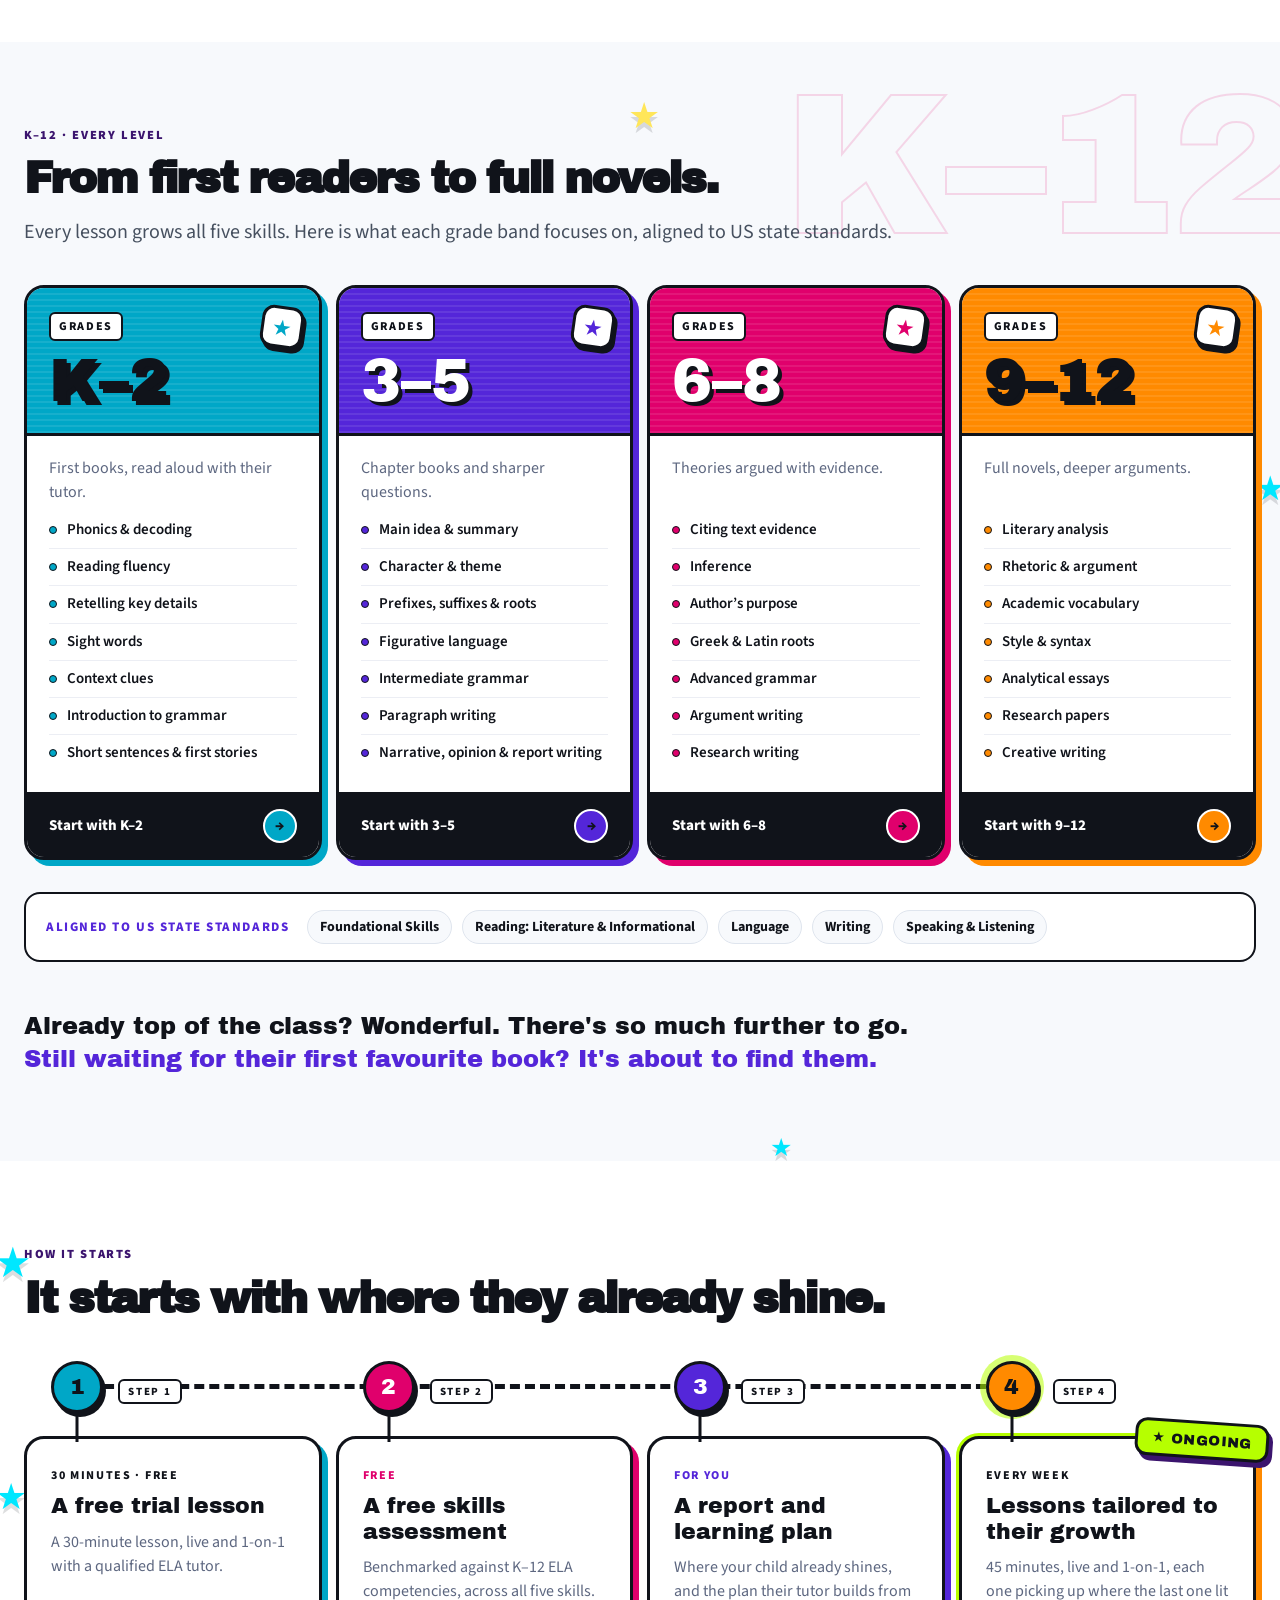
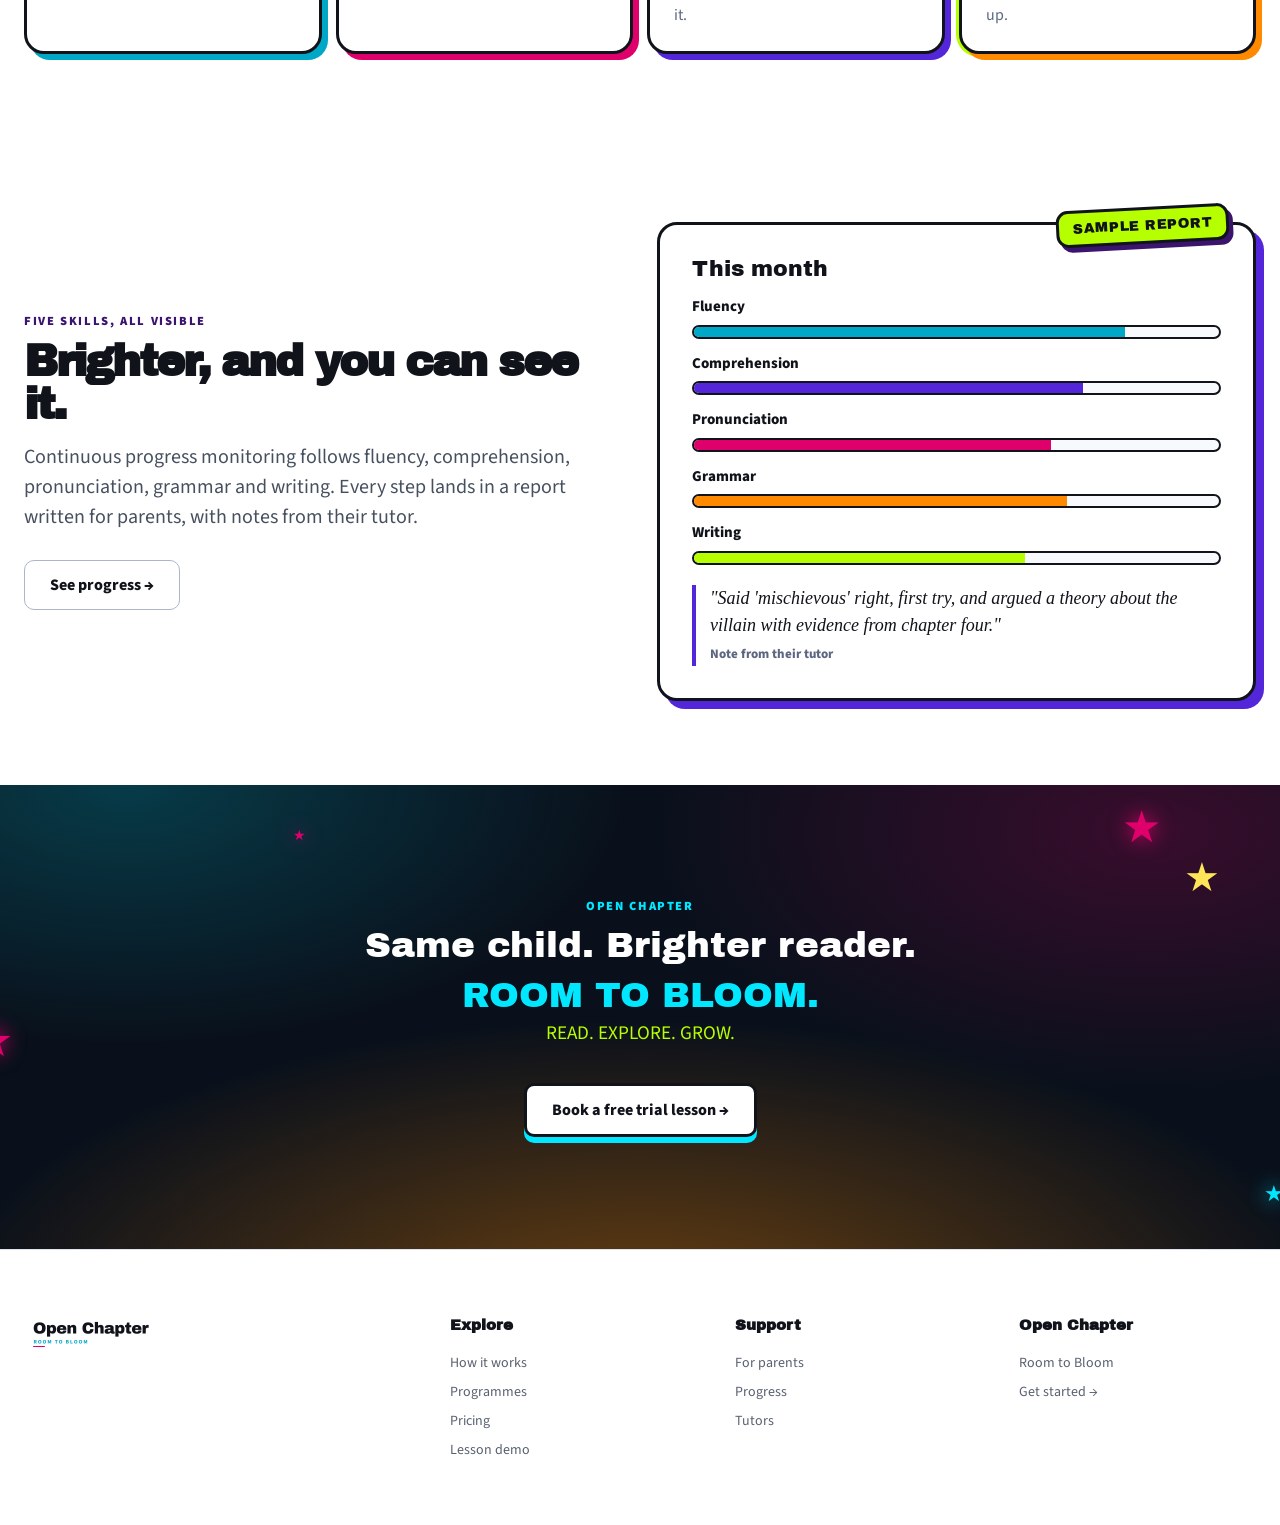
<file: programmes.html>
<!doctype html><html lang="en"><head><meta charset="utf-8"><meta name="viewport" content="width=device-width,initial-scale=1">
<title>Programmes — Open Chapter</title>
<link href="https://fonts.googleapis.com/css2?family=Archivo+Black&family=Source+Sans+3:wght@400;600;700;800;900&display=swap" rel="stylesheet"/>
<link href="css/main.css" rel="stylesheet"/><link href="css/design-primitives.css" rel="stylesheet"/><link href="css/composition-system.css" rel="stylesheet"/><link href="css/interaction-states.css" rel="stylesheet"/><link href="css/multipage.css" rel="stylesheet"/><link href="css/alive.css" rel="stylesheet"/><link href="css/v72-polish.css" rel="stylesheet"/><link href="css/v73-pacing.css" rel="stylesheet"/><link href="css/v77-chaos-restored.css" rel="stylesheet"/><link href="css/v76-lesson-rebalance.css" rel="stylesheet"/><link href="css/v78-conference.css" rel="stylesheet"/><link href="css/v79-lesson-remediation.css" rel="stylesheet"/>
<link href="css/v80-r9.css" rel="stylesheet"/></head><body class="programmes-mock">
<header class="site-header" data-header=""><div class="shell header-inner">
<a aria-label="Open Chapter home" class="brand" href="index.html"><img alt="Open Chapter — Room to Bloom" src="assets/open-chapters-logo.png"/></a>
<button aria-controls="primary-nav" aria-expanded="false" class="menu-toggle" data-menu-toggle=""><span></span><span></span><span></span><b class="sr-only">Menu</b></button>
<nav class="primary-nav" data-menu="" id="primary-nav"><a href="how-it-works.html">How it works</a><a href="programmes.html" aria-current="page" style="color:var(--magenta)">Programmes</a><a href="parents.html">For Parents</a><a href="tutors.html">Meet the Tutors</a><a href="pricing.html">Pricing</a><a href="resources.html">Resources</a></nav>
<div class="header-actions"><button class="btn btn-outline">Log in</button><a class="btn btn-hot" href="get-started.html">Get Started</a></div>
</div></header><main id="main"><section class="hero section-stage v6-hero" id="top"><div class="shell grid12 v24-hero"><div class="c1-7"><p class="eyebrow">PROGRAMMES · K–12</p><h1>Every story a mission. <br><em>Every mission theirs.</em></h1><p class="v6-lede">Personalised, live 1-on-1 ELA tutoring for K–12, aligned to US state standards. Forty-five minutes with a qualified tutor, built around the moment a story takes hold of your child.</p><div class="actions"><a class="btn btn-lg v24-arcade" href="get-started.html?intent=trial">Book a free trial lesson →</a><a class="btn btn-outline btn-lg" href="lesson.html"><span class="play">▶</span> Try a Lesson</a></div></div><div class="c8-12"><div class="v27-tilt v29-corner" style="position:relative"><div class="v24-art" style="aspect-ratio:1/1.02" data-illo="childTablet"></div><span class="v24-sticker lime" style="left:-14px;bottom:36px">45 MIN · LIVE</span></div></div></div></section><div class="shell benefit-rail" id="how"><article><span class="object-icon object-icon-book">▱</span><p><b>45 minutes</b><br/>live and 1-on-1</p></article><article><span class="object-icon object-icon-controller">✣</span><p><b>A real</b><br/>ELA tutor</p></article><article><span class="object-icon object-icon-bars">▥</span><p><b>Aligned to</b><br/>US state standards</p></article><article><span class="object-icon object-icon-star">★</span><p><b>Five skills,</b><br/>all visible</p></article></div><div class="narrative-thread" aria-label="Page sections"><a href="#inside"><span>01</span>INSIDE</a><i></i><a href="#grades"><span>02</span>GRADES</a><i></i><a href="#start"><span>03</span>START</a><i></i><a href="#grow"><span>04</span>GROW</a></div><section class="v24-sec" id="inside"><div class="shell"><div class="grid12 v28-glimpse" style="align-items:center"><div class="c1-6"><p class="eyebrow">INSIDE ONE LESSON</p><h2>Forty-five minutes. Everything in it.</h2><p class="v6-lede" style="margin:16px 0 28px">Reading, vocabulary, grammar, writing and educational games made for their age, in every lesson, with their tutor right beside them.</p><a class="btn btn-outline btn-lg" href="lesson.html"><span class="play">▶</span> Try a Lesson</a></div><div class="c8-12"><div class="v28-thumb"><div class="v26-cab" role="img" aria-label="Illustration of the lesson screen your child sees: a story page with a reading, vocabulary, grammar, writing and games menu">
<div class="cab-top"><span class="cab-logo">OPEN CHAPTER</span><span class="cab-ch"><small>STORY</small>Chapter 4</span><span class="cab-bar"><i style="width:55%"></i></span><span class="cab-live">● LIVE WITH TUTOR</span></div>
<div class="cab-body"><ul class="cab-menu"><li class="on">Read</li><li>Words</li><li>Grammar</li><li>Write</li><li>Games</li></ul>
<div class="cab-page"><b>Chapter four</b><i style="width:92%"></i><i style="width:86%"></i><i style="width:95%"></i><i style="width:70%"></i><span class="cab-word">mischievous</span><i style="width:88%"></i><i style="width:60%"></i>
<div class="cab-nav"><span>‹</span><small>Page 3 of 8</small><span class="next">Next →</span></div></div></div>
<div class="cab-foot">READ · EXPLORE · GROW</div></div></div></div></div>
<div class="v24-rail">
<article><span class="object-icon object-icon-book">▱</span><h3>Reading</h3><p>They read aloud, and the story lights up around them.</p></article>
<article><span class="object-icon object-icon-controller">Aa</span><h3>Vocabulary</h3><p>New words they can't wait to use.</p></article>
<article><span class="object-icon object-icon-bars">✎</span><h3>Grammar</h3><p>Until the day they correct yours.</p></article>
<article><span class="object-icon object-icon-star">✍</span><h3>Writing</h3><p>The story they wrote and made you read twice.</p></article>
<article><span class="object-icon object-icon-book" style="background:linear-gradient(135deg,var(--lime),var(--cyan));color:var(--ink)">✣</span><h3>Games</h3><p>Educational games made for their age.</p></article></div>
</div>
</section>
<section class="v24-sec paper v28-centre" id="grades"><span class="v24-edge">K–12</span><div class="shell"><div class="grid12 v24-head"><div class="c1-10"><p class="eyebrow">K–12 · EVERY LEVEL</p><h2>From first readers to full novels.</h2><p class="v6-lede">Every lesson grows all five skills. Here is what each grade band focuses on, aligned to US state standards.</p></div></div><div style="position:relative"><div class="grid12 v24-bands v24-row4"><div><a class="v24-band" style="--c:var(--cyan)" href="get-started.html?band=k-2"><div class="top"><small>GRADES</small><b>K–2</b><span class="v29-badge" aria-hidden="true">★</span></div><div class="body"><p>First books, read aloud with their tutor.</p><ul><li>Phonics & decoding</li><li>Reading fluency</li><li>Retelling key details</li><li>Sight words</li><li>Context clues</li><li>Introduction to grammar</li><li>Short sentences & first stories</li></ul></div><div class="go">Start with K–2 <i>→</i></div></a></div><div><a class="v24-band" style="--c:var(--violet2)" href="get-started.html?band=3-5"><div class="top"><small>GRADES</small><b>3–5</b><span class="v29-badge" aria-hidden="true">★</span></div><div class="body"><p>Chapter books and sharper questions.</p><ul><li>Main idea & summary</li><li>Character & theme</li><li>Prefixes, suffixes & roots</li><li>Figurative language</li><li>Intermediate grammar</li><li>Paragraph writing</li><li>Narrative, opinion & report writing</li></ul></div><div class="go">Start with 3–5 <i>→</i></div></a></div><div><a class="v24-band" style="--c:var(--magenta)" href="get-started.html?band=6-8"><div class="top"><small>GRADES</small><b>6–8</b><span class="v29-badge" aria-hidden="true">★</span></div><div class="body"><p>Theories argued with evidence.</p><ul><li>Citing text evidence</li><li>Inference</li><li>Author’s purpose</li><li>Greek & Latin roots</li><li>Advanced grammar</li><li>Argument writing</li><li>Research writing</li></ul></div><div class="go">Start with 6–8 <i>→</i></div></a></div><div><a class="v24-band" style="--c:var(--orange)" href="get-started.html?band=9-12"><div class="top"><small>GRADES</small><b>9–12</b><span class="v29-badge" aria-hidden="true">★</span></div><div class="body"><p>Full novels, deeper arguments.</p><ul><li>Literary analysis</li><li>Rhetoric & argument</li><li>Academic vocabulary</li><li>Style & syntax</li><li>Analytical essays</li><li>Research papers</li><li>Creative writing</li></ul></div><div class="go">Start with 9–12 <i>→</i></div></a></div></div></div>
<div class="v28-std" aria-label="Standards alignment"><b>Aligned to US state standards</b><span>Foundational Skills</span><span>Reading: Literature &amp; Informational</span><span>Language</span><span>Writing</span><span>Speaking &amp; Listening</span></div>
<p class="v24-lines">Already top of the class? Wonderful. There's so much further to go.<br><span style="color:var(--violet2)">Still waiting for their first favourite book? It's about to find them.</span></p></div>
</section>
<section class="v24-sec" id="start"><div class="shell"><div class="grid12 v24-head"><div class="c1-10"><p class="eyebrow">HOW IT STARTS</p><h2>It starts with where they already shine.</h2></div></div><div class="grid12 v24-row4 v29-path">
<div><div class="v24-card" style="--c:var(--cyan)"><span class="node" data-l="STEP 1">1</span><span class="tag">30 minutes · Free</span><h3>A free trial lesson</h3><p>A 30-minute lesson, live and 1-on-1 with a qualified ELA tutor.</p></div></div>
<div><div class="v24-card" style="--c:var(--magenta)"><span class="node" data-l="STEP 2">2</span><span class="tag">Free</span><h3>A free skills assessment</h3><p>Benchmarked against K–12 ELA competencies, across all five skills.</p></div></div>
<div><div class="v24-card" style="--c:var(--violet2)"><span class="node" data-l="STEP 3">3</span><span class="tag">For you</span><h3>A report and learning plan</h3><p>Where your child already shines, and the plan their tutor builds from it.</p></div></div>
<div><div class="v24-card" style="--c:var(--orange)"><span class="node" data-l="STEP 4">4</span><span class="v24-sticker lime v25-goal">★ ONGOING</span><span class="tag">Every week</span><h3>Lessons tailored to their growth</h3><p>45 minutes, live and 1-on-1, each one picking up where the last one lit up.</p></div></div></div></div>
</section>
<section class="v24-sec" id="grow"><div class="shell grid12" style="align-items:center"><div class="c1-6"><p class="eyebrow">FIVE SKILLS, ALL VISIBLE</p><h2>Brighter, and you can see it.</h2><p class="v6-lede" style="margin:16px 0 28px">Continuous progress monitoring follows fluency, comprehension, pronunciation, grammar and writing. Every step lands in a report written for parents, with notes from their tutor.</p><a class="btn btn-outline btn-lg" href="progress.html">See progress →</a></div><div class="c7-12"><div class="v24-panel"><span class="v24-sticker lime">SAMPLE REPORT</span><h3>This month</h3><div class='row'>Fluency<div><i style='width:82%;background:var(--cyan)'></i></div></div><div class='row'>Comprehension<div><i style='width:74%;background:var(--violet2)'></i></div></div><div class='row'>Pronunciation<div><i style='width:68%;background:var(--magenta)'></i></div></div><div class='row'>Grammar<div><i style='width:71%;background:var(--orange)'></i></div></div><div class='row'>Writing<div><i style='width:63%;background:var(--lime)'></i></div></div><p style="margin:20px 0 0;font:italic 18px/1.5 Georgia,serif;border-left:4px solid var(--violet2);padding-left:14px">"Said 'mischievous' right, first try, and argued a theory about the villain with evidence from chapter four."<br><span style="font:800 13px var(--ui);color:var(--muted);font-style:normal">Note from their tutor</span></p></div></div></div></section>
<section class="v24-close"><span class="star" aria-hidden="true">★</span><div class="shell"><p class="eyebrow" style="color:var(--cyan2);margin:0 0 14px">OPEN CHAPTER</p><h2>Same child. Brighter reader.</h2><div class="rtb">ROOM TO BLOOM.</div><div class="reg">READ. EXPLORE. GROW.</div>
<a class="btn btn-lg v24-arcade light" href="get-started.html?intent=trial">Book a free trial lesson →</a></div>
</section>
</main><footer class="site-footer-v6"><div class="shell footer-v6-grid"><a class="footer-logo" href="index.html"><img src="assets/open-chapters-logo.png" alt="Open Chapter — Room to Bloom" style="width:180px;height:auto"></a><div><strong>Explore</strong><a href="how-it-works.html">How it works</a><a href="programmes.html">Programmes</a><a href="pricing.html">Pricing</a><a href="lesson.html">Lesson demo</a></div><div><strong>Support</strong><a href="parents.html">For parents</a><a href="progress.html">Progress</a><a href="tutors.html">Tutors</a></div><div><strong>Open Chapter</strong><span>Room to Bloom</span><a href="get-started.html">Get started →</a></div></div></footer>
<script src="js/illo.js"></script>
<script src="js/stars.js"></script>
</body></html>
</file>
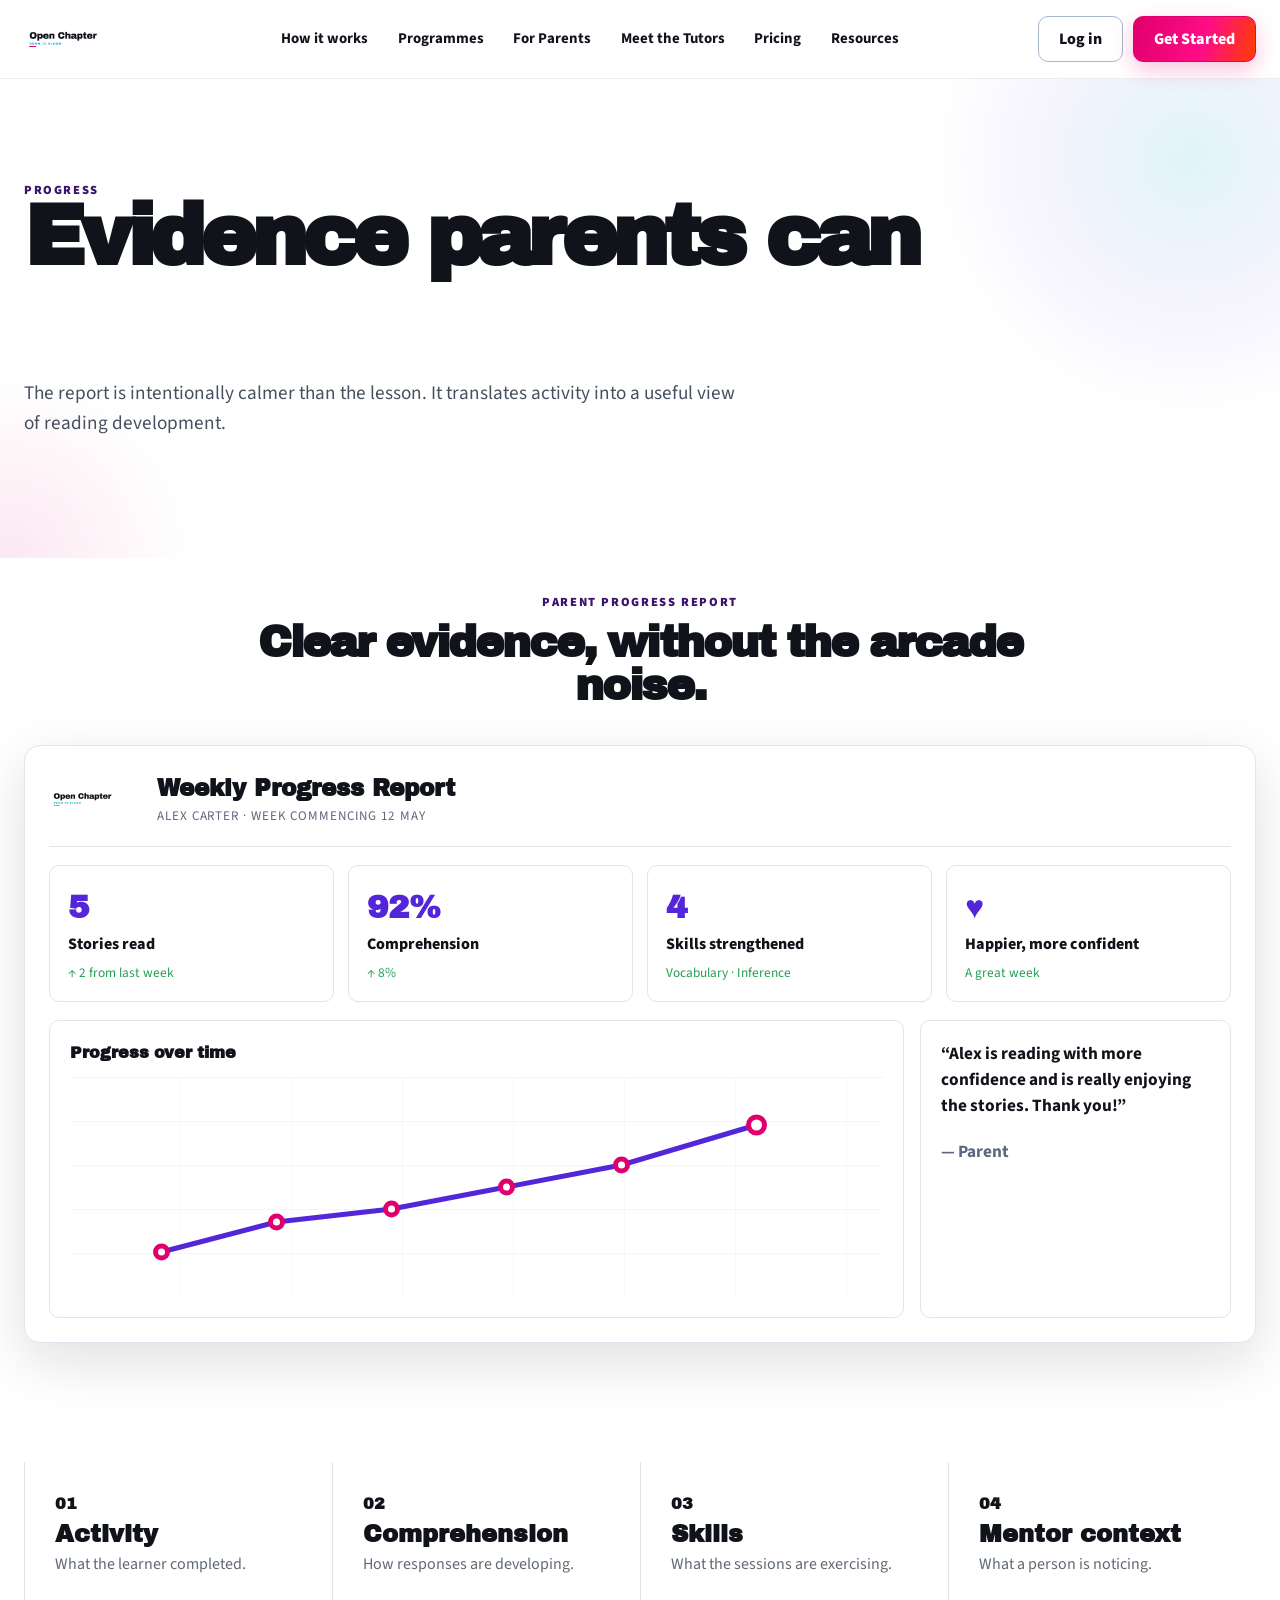
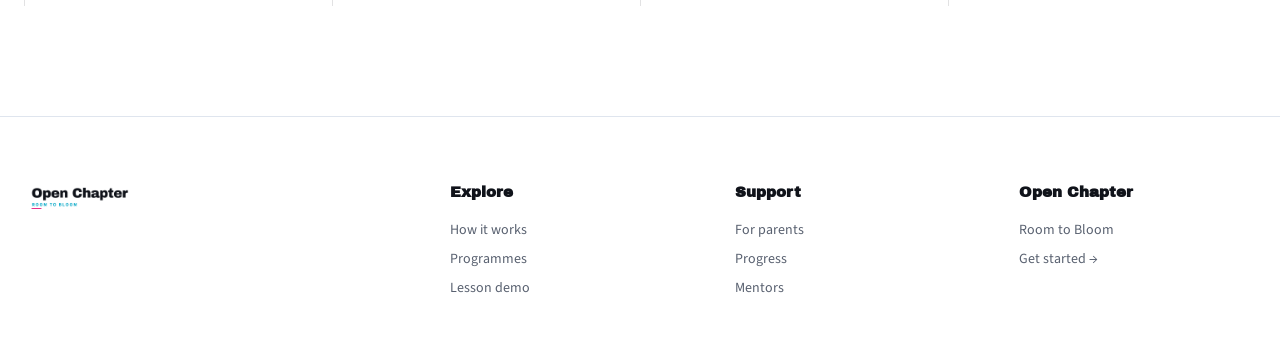
<file: progress.html>
<!doctype html>
<html lang="en">
<head>
<meta charset="utf-8">
<meta name="viewport" content="width=device-width,initial-scale=1">
<meta name="theme-color" content="#ffffff">
<title>Progress — Open Chapter</title>
<meta name="description" content="Open Chapter progress reporting.">
<link rel="preconnect" href="https://fonts.googleapis.com">
<link rel="preconnect" href="https://fonts.gstatic.com" crossorigin>
<link href="https://fonts.googleapis.com/css2?family=Archivo+Black&family=Source+Sans+3:wght@400;600;700;800;900&display=swap" rel="stylesheet">
<link rel="stylesheet" href="css/main.css">
<link rel="stylesheet" href="css/design-primitives.css">
<link rel="stylesheet" href="css/composition-system.css">
<link rel="stylesheet" href="css/interaction-states.css">
<link rel="stylesheet" href="css/multipage.css">
<link href="css/alive.css" rel="stylesheet"/>
</head><body class="progress-page"><a class="skip-link" href="#main">Skip to content</a><header class="site-header" data-header="">
<div class="shell header-inner">
<a aria-label="Open Chapter home" class="brand" href="index.html"><img alt="Open Chapter — Room to Bloom" src="assets/open-chapters-logo.png"/></a>
<button aria-controls="primary-nav" aria-expanded="false" class="menu-toggle" data-menu-toggle=""><span></span><span></span><span></span><b class="sr-only">Menu</b></button>
<nav class="primary-nav" data-menu="" id="primary-nav">
<a href="how-it-works.html">How it works</a><a href="programmes.html">Programmes</a><a href="parents.html">For Parents</a><a href="tutors.html">Meet the Tutors</a><a href="pricing.html">Pricing</a><a href="resources.html">Resources</a>
</nav>
<div class="header-actions"><button class="btn btn-outline">Log in</button><a class="btn btn-hot" href="get-started.html">Get Started</a></div>
</div>
</header><main id="main"><section class="v6-hero compact"><div class="shell"><p class="eyebrow">PROGRESS</p><h1>Evidence parents can<br><em>actually read.</em></h1><p class="v6-lede">The report is intentionally calmer than the lesson. It translates activity into a useful view of reading development.</p></div></section><section class="content-section report-section" id="report"><div class="shell">
<div class="section-intro reveal"><p class="eyebrow">PARENT PROGRESS REPORT</p><h2>Clear evidence, without the arcade noise.</h2></div>
<div class="report-card reveal">
<header><img alt="Open Chapter" src="assets/open-chapters-logo.png"/><div><h3>Weekly Progress Report</h3><p>Alex Carter · Week commencing 12 May</p></div></header>
<div class="metrics"><article><b>5</b><span>Stories read</span><small>↑ 2 from last week</small></article><article><b>92%</b><span>Comprehension</span><small>↑ 8%</small></article><article><b>4</b><span>Skills strengthened</span><small>Vocabulary · Inference</small></article><article><b>♥</b><span>Happier, more confident</span><small>A great week</small></article></div>
<div class="report-bottom"><div class="chart"><h4>Progress over time</h4><div class="chart-grid"><svg aria-label="Reading progress rising from week one to week six" role="img" viewbox="0 0 700 220"><polyline points="35,175 150,145 265,132 380,110 495,88 630,48"></polyline><circle cx="35" cy="175" r="6"></circle><circle cx="150" cy="145" r="6"></circle><circle cx="265" cy="132" r="6"></circle><circle cx="380" cy="110" r="6"></circle><circle cx="495" cy="88" r="6"></circle><circle cx="630" cy="48" r="8"></circle></svg></div></div><blockquote>“Alex is reading with more confidence and is really enjoying the stories. Thank you!”<cite>— Parent</cite></blockquote></div>
</div>
</div></section><section class="report-explainer"><div class="shell"><article><b>01</b><h3>Activity</h3><p>What the learner completed.</p></article><article><b>02</b><h3>Comprehension</h3><p>How responses are developing.</p></article><article><b>03</b><h3>Skills</h3><p>What the sessions are exercising.</p></article><article><b>04</b><h3>Mentor context</h3><p>What a person is noticing.</p></article></div></section></main><footer class="site-footer-v6"><div class="shell footer-v6-grid"><a class="footer-logo" href="index.html"><img src="assets/open-chapters-logo.png" alt="Open Chapter — Room to Bloom"></a><div><strong>Explore</strong><a href="how-it-works.html">How it works</a><a href="programmes.html">Programmes</a><a href="lesson.html">Lesson demo</a></div><div><strong>Support</strong><a href="parents.html">For parents</a><a href="progress.html">Progress</a><a href="mentors.html">Mentors</a></div><div><strong>Open Chapter</strong><span>Room to Bloom</span><a href="get-started.html">Get started →</a></div></div></footer><script src="js/primitives.js" defer></script><script src="js/app.js" defer></script><script src="js/multipage.js" defer></script><script defer src="js/alive.js"></script>
</body></html>
</file>
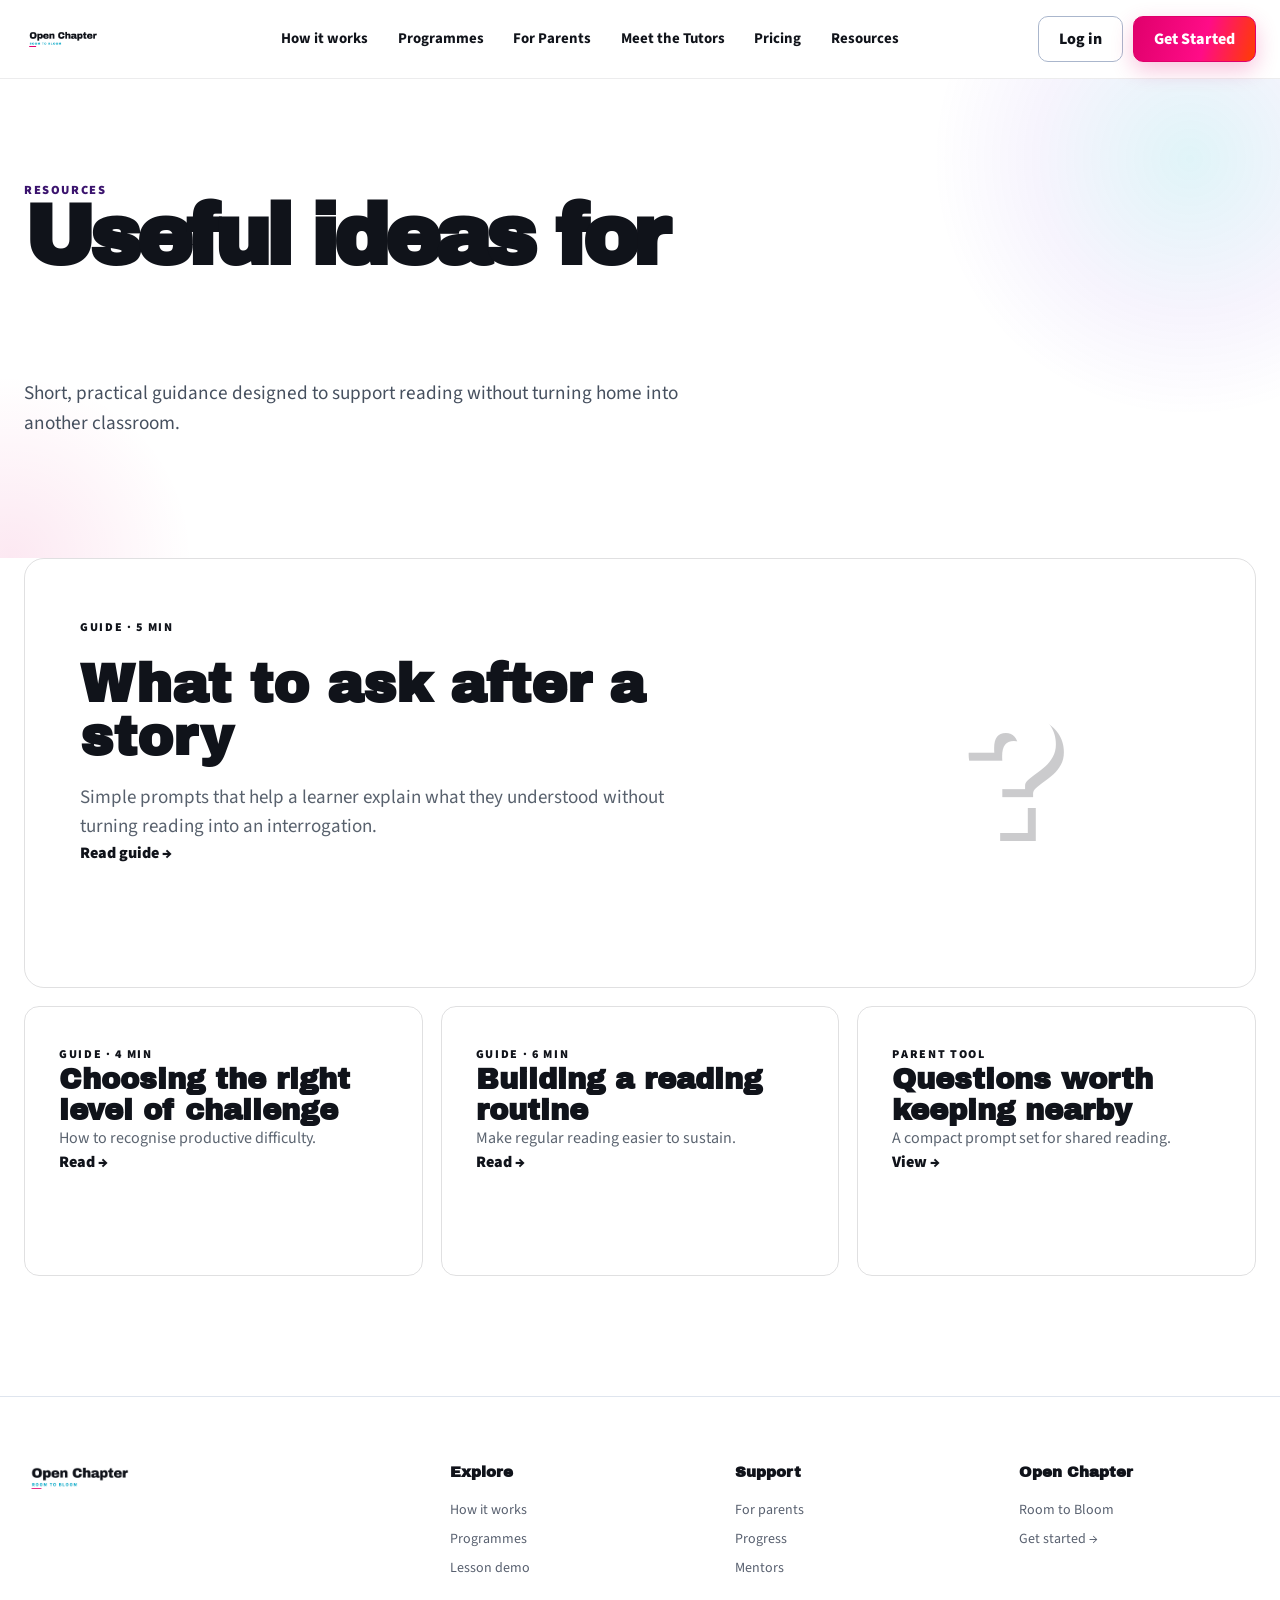
<file: resources.html>
<!doctype html>
<html lang="en">
<head>
<meta charset="utf-8">
<meta name="viewport" content="width=device-width,initial-scale=1">
<meta name="theme-color" content="#ffffff">
<title>Resources — Open Chapter</title>
<meta name="description" content="Reading resources for parents.">
<link rel="preconnect" href="https://fonts.googleapis.com">
<link rel="preconnect" href="https://fonts.gstatic.com" crossorigin>
<link href="https://fonts.googleapis.com/css2?family=Archivo+Black&family=Source+Sans+3:wght@400;600;700;800;900&display=swap" rel="stylesheet">
<link rel="stylesheet" href="css/main.css">
<link rel="stylesheet" href="css/design-primitives.css">
<link rel="stylesheet" href="css/composition-system.css">
<link rel="stylesheet" href="css/interaction-states.css">
<link rel="stylesheet" href="css/multipage.css">
<link href="css/alive.css" rel="stylesheet"/>
</head><body class="resources-page"><a class="skip-link" href="#main">Skip to content</a><header class="site-header" data-header="">
<div class="shell header-inner">
<a aria-label="Open Chapter home" class="brand" href="index.html"><img alt="Open Chapter — Room to Bloom" src="assets/open-chapters-logo.png"/></a>
<button aria-controls="primary-nav" aria-expanded="false" class="menu-toggle" data-menu-toggle=""><span></span><span></span><span></span><b class="sr-only">Menu</b></button>
<nav class="primary-nav" data-menu="" id="primary-nav">
<a href="how-it-works.html">How it works</a><a href="programmes.html">Programmes</a><a href="parents.html">For Parents</a><a href="tutors.html">Meet the Tutors</a><a href="pricing.html">Pricing</a><a href="resources.html">Resources</a>
</nav>
<div class="header-actions"><button class="btn btn-outline">Log in</button><a class="btn btn-hot" href="get-started.html">Get Started</a></div>
</div>
</header><main id="main"><section class="v6-hero compact"><div class="shell"><p class="eyebrow">RESOURCES</p><h1>Useful ideas for<br><em>reading at home.</em></h1><p class="v6-lede">Short, practical guidance designed to support reading without turning home into another classroom.</p></div></section><section class="resource-editorial"><div class="shell"><article class="featured-resource"><div><span>GUIDE · 5 MIN</span><h2>What to ask after a story</h2><p>Simple prompts that help a learner explain what they understood without turning reading into an interrogation.</p><a href="#">Read guide →</a></div><div class="resource-graphic">?</div></article><div class="resource-list"><article><span>GUIDE · 4 MIN</span><h3>Choosing the right level of challenge</h3><p>How to recognise productive difficulty.</p><a href="#">Read →</a></article><article><span>GUIDE · 6 MIN</span><h3>Building a reading routine</h3><p>Make regular reading easier to sustain.</p><a href="#">Read →</a></article><article><span>PARENT TOOL</span><h3>Questions worth keeping nearby</h3><p>A compact prompt set for shared reading.</p><a href="#">View →</a></article></div></div></section></main><footer class="site-footer-v6"><div class="shell footer-v6-grid"><a class="footer-logo" href="index.html"><img src="assets/open-chapters-logo.png" alt="Open Chapter — Room to Bloom"></a><div><strong>Explore</strong><a href="how-it-works.html">How it works</a><a href="programmes.html">Programmes</a><a href="lesson.html">Lesson demo</a></div><div><strong>Support</strong><a href="parents.html">For parents</a><a href="progress.html">Progress</a><a href="mentors.html">Mentors</a></div><div><strong>Open Chapter</strong><span>Room to Bloom</span><a href="get-started.html">Get started →</a></div></div></footer><script src="js/primitives.js" defer></script><script src="js/app.js" defer></script><script src="js/multipage.js" defer></script><script defer src="js/alive.js"></script>
</body></html>
</file>
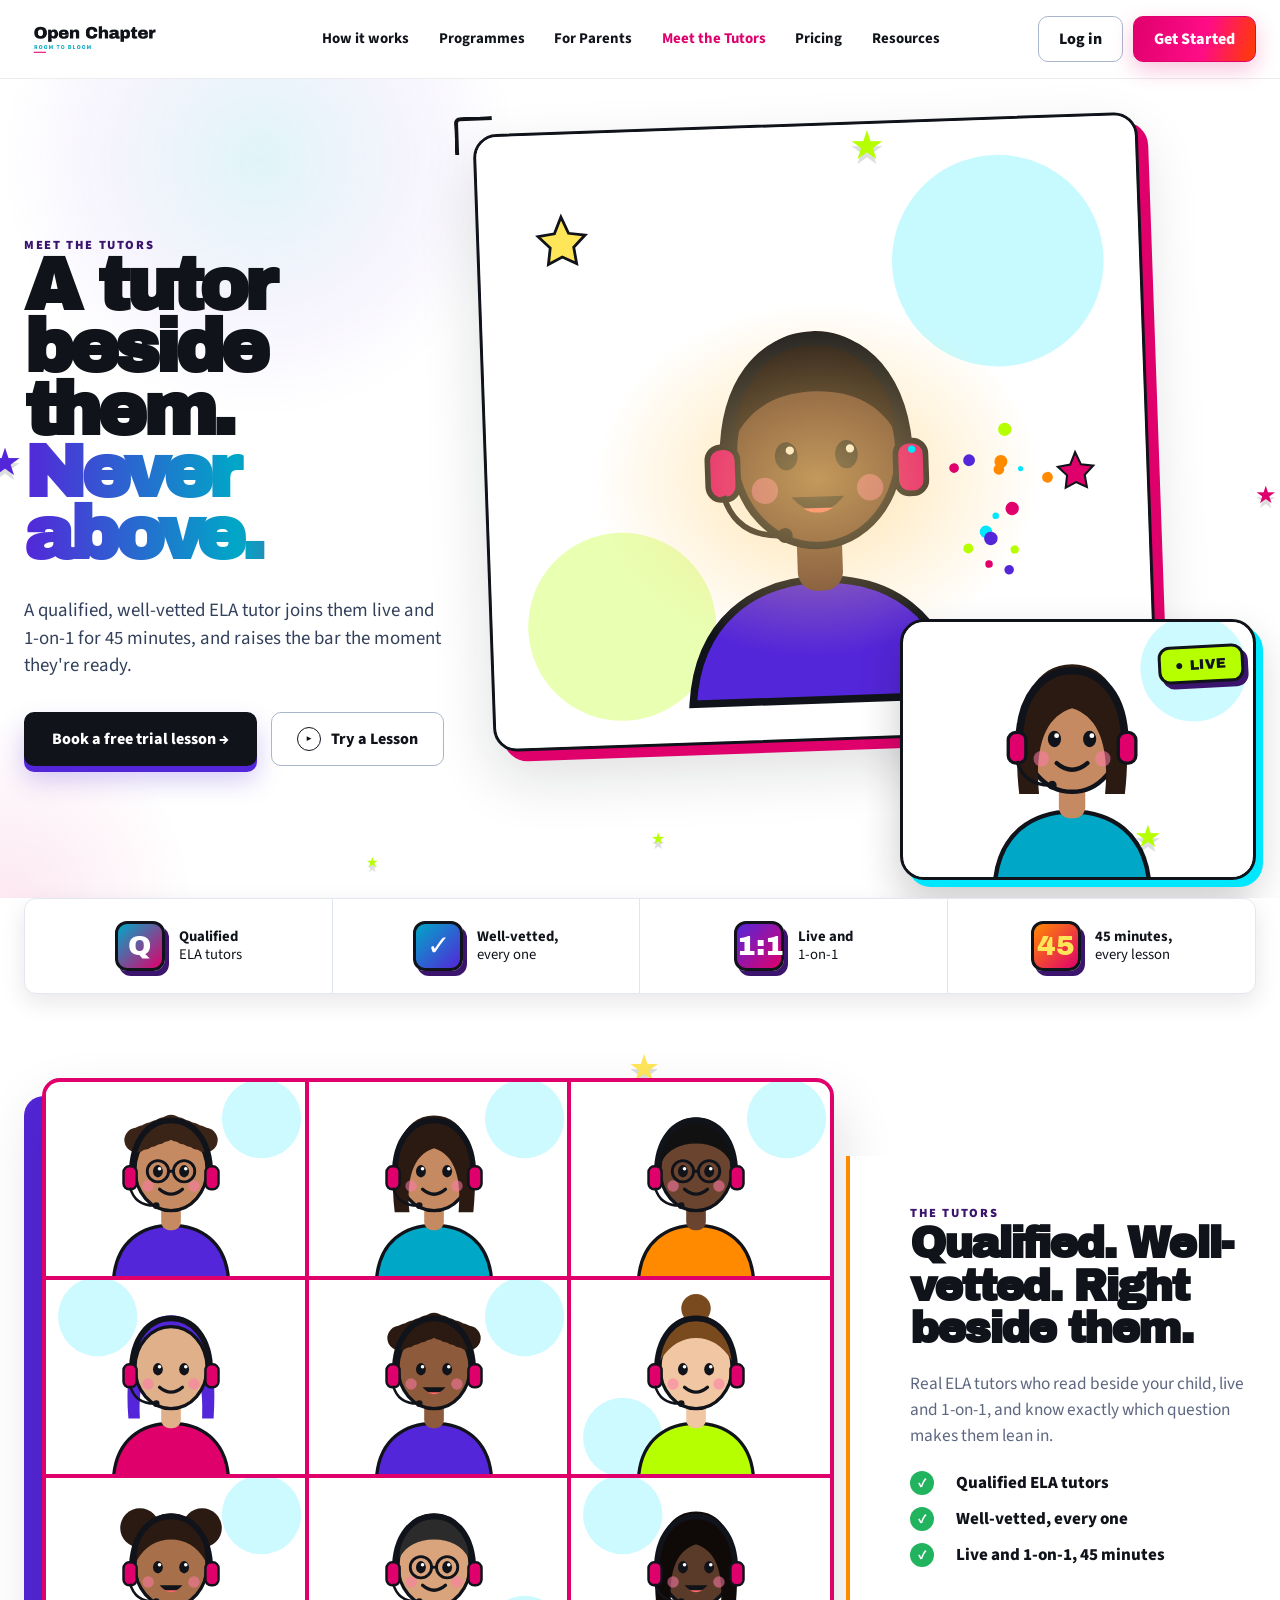
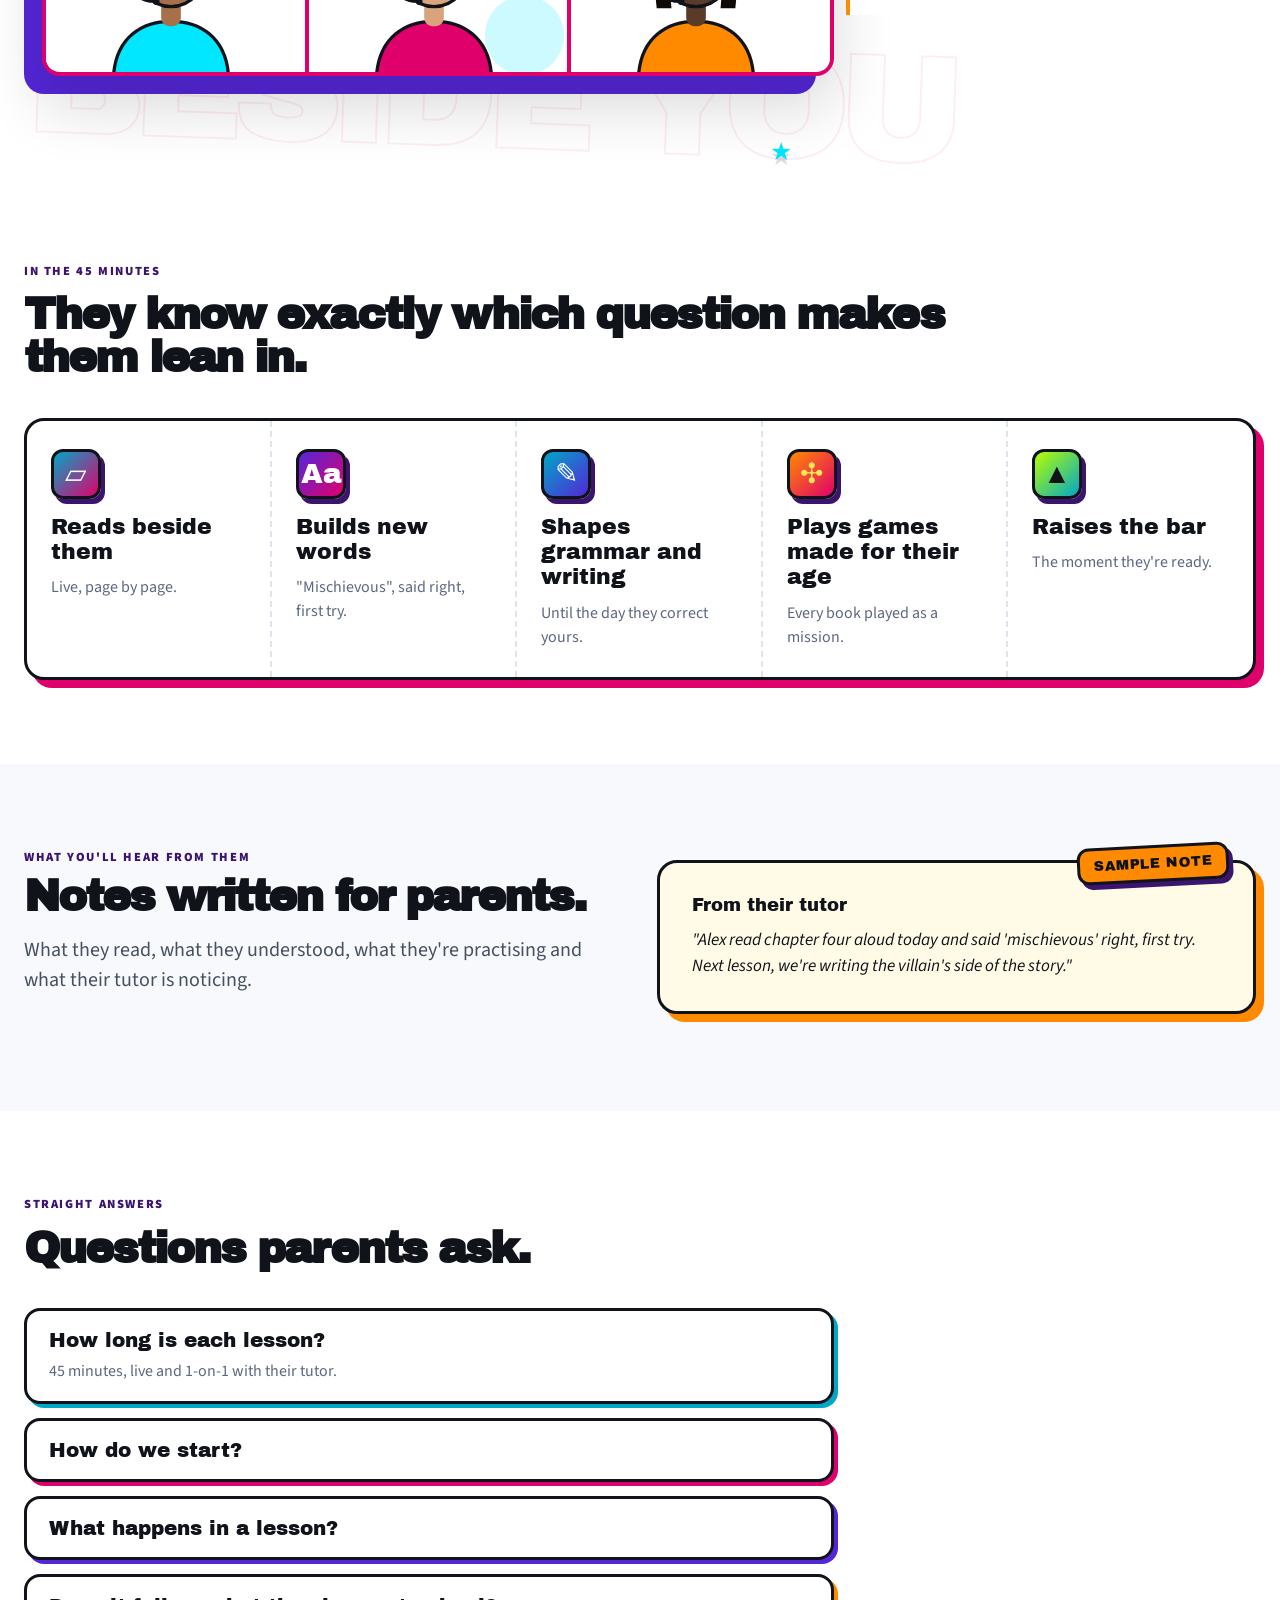
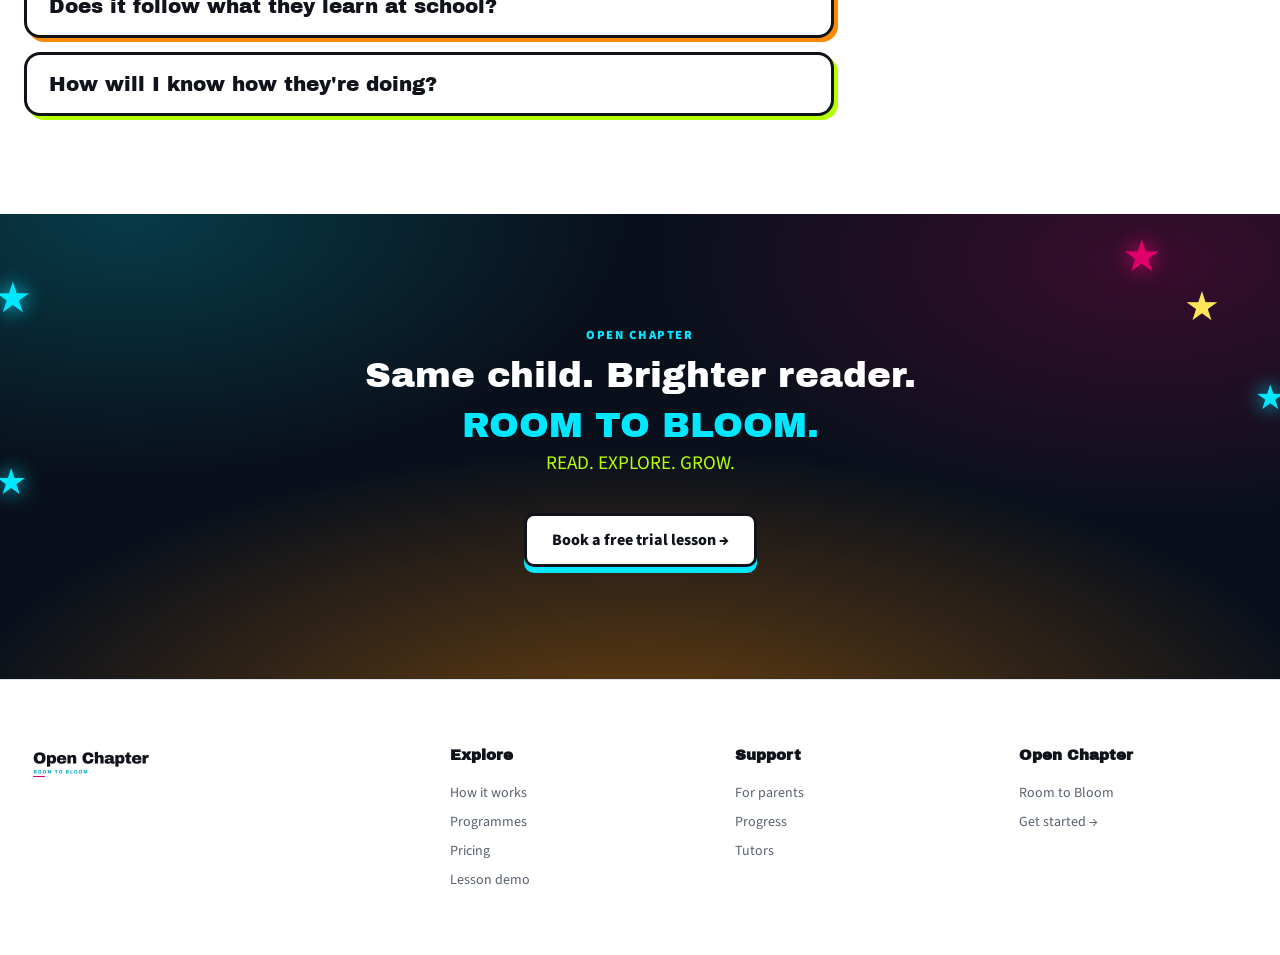
<file: tutors.html>
<!doctype html><html lang="en"><head><meta charset="utf-8"><meta name="viewport" content="width=device-width,initial-scale=1">
<title>Meet the Tutors — Open Chapter</title>
<link href="https://fonts.googleapis.com/css2?family=Archivo+Black&family=Source+Sans+3:wght@400;600;700;800;900&display=swap" rel="stylesheet"/>
<link href="css/main.css" rel="stylesheet"/><link href="css/design-primitives.css" rel="stylesheet"/><link href="css/composition-system.css" rel="stylesheet"/><link href="css/interaction-states.css" rel="stylesheet"/><link href="css/multipage.css" rel="stylesheet"/><link href="css/alive.css" rel="stylesheet"/><link href="css/v72-polish.css" rel="stylesheet"/><link href="css/v73-pacing.css" rel="stylesheet"/><link href="css/v77-chaos-restored.css" rel="stylesheet"/><link href="css/v76-lesson-rebalance.css" rel="stylesheet"/><link href="css/v78-conference.css" rel="stylesheet"/><link href="css/v79-lesson-remediation.css" rel="stylesheet"/>
<link href="css/v80-r9.css" rel="stylesheet"/></head><body class="tutors-mock">
<header class="site-header" data-header=""><div class="shell header-inner">
<a aria-label="Open Chapter home" class="brand" href="index.html"><img alt="Open Chapter — Room to Bloom" src="assets/open-chapters-logo.png"/></a>
<button aria-controls="primary-nav" aria-expanded="false" class="menu-toggle" data-menu-toggle=""><span></span><span></span><span></span><b class="sr-only">Menu</b></button>
<nav class="primary-nav" data-menu="" id="primary-nav"><a href="how-it-works.html">How it works</a><a href="programmes.html">Programmes</a><a href="parents.html">For Parents</a><a href="tutors.html" aria-current="page" style="color:var(--magenta)">Meet the Tutors</a><a href="pricing.html">Pricing</a><a href="resources.html">Resources</a></nav>
<div class="header-actions"><button class="btn btn-outline">Log in</button><a class="btn btn-hot" href="get-started.html">Get Started</a></div>
</div></header><main id="main"><section class="hero section-stage v6-hero" id="top"><div class="shell grid12 v24-hero"><div class="c1-7"><p class="eyebrow">MEET THE TUTORS</p><h1>A tutor beside them. <br><em>Never above.</em></h1><p class="v6-lede">A qualified, well-vetted ELA tutor joins them live and 1-on-1 for 45 minutes, and raises the bar the moment they're ready.</p><div class="actions"><a class="btn btn-lg v24-arcade" href="get-started.html?intent=trial">Book a free trial lesson →</a><a class="btn btn-outline btn-lg" href="lesson.html"><span class="play">▶</span> Try a Lesson</a></div></div><div class="c8-12"><div style="position:relative;padding-bottom:18%"><div class="v27-tilt neg v29-corner" style="width:86%"><div class="v24-art" style="aspect-ratio:560/520" data-illo="learner"></div></div>
<div class="v24-art" style="position:absolute;right:0;bottom:0;width:46%;aspect-ratio:300/220;box-shadow:7px 7px 0 var(--cyan2),0 20px 40px rgba(16,19,26,.22)" data-illo='tutor|{"style":"long","skin":"#c68a62","shirt":"#00a7c7"}'></div><span class="v24-sticker lime" style="right:12px;bottom:calc(18% + 60px)">● LIVE</span></div></div></div></section><div class="shell benefit-rail" id="how"><article><span class="object-icon object-icon-book">Q</span><p><b>Qualified</b><br/>ELA tutors</p></article><article><span class="object-icon object-icon-bars">✓</span><p><b>Well-vetted,</b><br/>every one</p></article><article><span class="object-icon object-icon-controller">1:1</span><p><b>Live and</b><br/>1-on-1</p></article><article><span class="object-icon object-icon-star">45</span><p><b>45 minutes,</b><br/>every lesson</p></article></div><section class="content-section mentor-section v24-sec" id="tutors"><span class="edge-word edge-word-mentor" aria-hidden="true">BESIDE YOU</span><div class="shell grid12" style="align-items:center"><div class="c1-8"><div class="v27-collage"><div class="v24-collage" role="img" aria-label="A group of Open Chapter tutors smiling on video calls"><figure aria-hidden="true" style="--c:var(--cyan)" data-illo='tutor|{"style":"curly","skin":"#c68a62","hair":"#3a2418","shirt":"#5426d9","glasses":true}'></figure><figure aria-hidden="true" style="--c:var(--cyan)" data-illo='tutor|{"style":"long","skin":"#c68a62","shirt":"#00a7c7"}'></figure><figure aria-hidden="true" style="--c:var(--magenta)" data-illo='tutor|{"style":"short","skin":"#6b4430","hair":"#111","shirt":"#ff8a00","glasses":true}'></figure><figure aria-hidden="true" style="--c:var(--lime)" data-illo='tutor|{"style":"wrap","skin":"#e0b08a","hair":"#5426d9","shirt":"#e0006c","dx":60}'></figure><figure aria-hidden="true" style="--c:var(--orange)" data-illo='tutor|{"style":"curly","skin":"#8d5a3b","shirt":"#5426d9","mouth":"open"}'></figure><figure aria-hidden="true" style="--c:var(--violet2)" data-illo='tutor|{"style":"bun","skin":"#f1c7a3","hair":"#7a4a1f","shirt":"#b6ff00","dx":60,"dy":180}'></figure><figure aria-hidden="true" style="--c:var(--cyan)" data-illo='tutor|{"style":"puffs","skin":"#a8704a","shirt":"#00e7ff","mouth":"open"}'></figure><figure aria-hidden="true" style="--c:var(--magenta)" data-illo='tutor|{"style":"short","skin":"#d9a47c","hair":"#2b2b2b","shirt":"#e0006c","glasses":true,"dy":180}'></figure><figure aria-hidden="true" style="--c:var(--orange)" data-illo='tutor|{"style":"long","skin":"#5a3a28","hair":"#0f0a08","shirt":"#ff8a00","mouth":"open","dx":60}'></figure></div></div></div>
<div class="c9-12 mentor-copy"><p class="eyebrow">THE TUTORS</p><h2>Qualified. Well-vetted. Right beside them.</h2><p>Real ELA tutors who read beside your child, live and 1-on-1, and know exactly which question makes them lean in.</p><ul><li>Qualified ELA tutors</li><li>Well-vetted, every one</li><li>Live and 1-on-1, 45 minutes</li></ul></div></div>
</section>
<section class="v24-sec" id="how"><div class="shell"><div class="grid12 v24-head"><div class="c1-10"><p class="eyebrow">IN THE 45 MINUTES</p><h2>They know exactly which question makes them lean in.</h2></div></div>
<div class="v24-rail" style="--c:var(--magenta)">
<article><span class="object-icon object-icon-book">▱</span><h3>Reads beside them</h3><p>Live, page by page.</p></article>
<article><span class="object-icon object-icon-controller">Aa</span><h3>Builds new words</h3><p>"Mischievous", said right, first try.</p></article>
<article><span class="object-icon object-icon-bars">✎</span><h3>Shapes grammar and writing</h3><p>Until the day they correct yours.</p></article>
<article><span class="object-icon object-icon-star">✣</span><h3>Plays games made for their age</h3><p>Every book played as a mission.</p></article>
<article><span class="object-icon object-icon-book" style="background:linear-gradient(135deg,var(--lime),var(--cyan));color:var(--ink)">▲</span><h3>Raises the bar</h3><p>The moment they're ready.</p></article></div></div>
</section>
<section class="v24-sec paper"><div class="shell grid12" style="align-items:center"><div class="c1-6"><p class="eyebrow">WHAT YOU'LL HEAR FROM THEM</p><h2>Notes written for parents.</h2><p class="v6-lede" style="margin-top:16px">What they read, what they understood, what they're practising and what their tutor is noticing.</p></div>
<div class="c7-12"><div class="v24-panel note" style="--c:var(--orange)"><span class="v24-sticker orange">SAMPLE NOTE</span><b style="font:400 18px var(--display);font-style:normal;display:block;margin-bottom:12px">From their tutor</b>"Alex read chapter four aloud today and said 'mischievous' right, first try. Next lesson, we're writing the villain's side of the story."</div></div></div></section>
<section class="v24-sec"><div class="shell"><div class="grid12 v24-head"><div class="c1-10"><p class="eyebrow">STRAIGHT ANSWERS</p><h2>Questions parents ask.</h2></div></div>
<div class="grid12"><div class="c1-8 v24-faq"><details open style="--c:var(--cyan)"><summary>How long is each lesson?</summary><p>45 minutes, live and 1-on-1 with their tutor.</p></details><details  style="--c:var(--magenta)"><summary>How do we start?</summary><p>With a free 30-minute trial lesson, then a free skills assessment, a report and a learning plan for your child.</p></details><details  style="--c:var(--violet2)"><summary>What happens in a lesson?</summary><p>Reading, vocabulary, grammar, writing and educational games made for their age.</p></details><details  style="--c:var(--orange)"><summary>Does it follow what they learn at school?</summary><p>Yes. Every lesson is aligned to US state standards, so it works in step with school.</p></details><details  style="--c:var(--lime)"><summary>How will I know how they're doing?</summary><p>Continuous progress monitoring across all five skills, in reports written for parents with notes from their tutor.</p></details></div></div></div></section><section class="v24-close"><span class="star" aria-hidden="true">★</span><div class="shell"><p class="eyebrow" style="color:var(--cyan2);margin:0 0 14px">OPEN CHAPTER</p><h2>Same child. Brighter reader.</h2><div class="rtb">ROOM TO BLOOM.</div><div class="reg">READ. EXPLORE. GROW.</div>
<a class="btn btn-lg v24-arcade light" href="get-started.html?intent=trial">Book a free trial lesson →</a></div>
</section>
</main><footer class="site-footer-v6"><div class="shell footer-v6-grid"><a class="footer-logo" href="index.html"><img src="assets/open-chapters-logo.png" alt="Open Chapter — Room to Bloom" style="width:180px;height:auto"></a><div><strong>Explore</strong><a href="how-it-works.html">How it works</a><a href="programmes.html">Programmes</a><a href="pricing.html">Pricing</a><a href="lesson.html">Lesson demo</a></div><div><strong>Support</strong><a href="parents.html">For parents</a><a href="progress.html">Progress</a><a href="tutors.html">Tutors</a></div><div><strong>Open Chapter</strong><span>Room to Bloom</span><a href="get-started.html">Get started →</a></div></div></footer>
<script src="js/illo.js"></script>
<script src="js/stars.js"></script>
</body></html>
</file>
<file: css/main.css>
@layer reset,tokens,base,layout,components,sections,motion,responsive,utilities;
@layer reset{*,*::before,*::after{box-sizing:border-box}html{scroll-behavior:smooth}body,h1,h2,h3,h4,p,ul,ol,figure,blockquote{margin:0}ul{padding:0;list-style:none}button,input,textarea,select{font:inherit}button,a{-webkit-tap-highlight-color:transparent}img{display:block;max-width:100%}a{color:inherit;text-decoration:none}}
@layer tokens{:root{--white:#fff;--ink:#10131a;--cyan:#00a7c7;--cyan2:#00e7ff;--magenta:#e0006c;--violet:#3b146e;--violet2:#5426d9;--orange:#ff8a00;--verm:#ff3d00;--lime:#b6ff00;--paper:#f7f9fc;--line:#dfe5ee;--muted:#5d6780;--display:"Archivo Black",Impact,sans-serif;--ui:"Source Sans 3",Arial,sans-serif;--shell:1440px;--shadow:0 18px 55px rgba(16,19,26,.13);--shadow-small:0 8px 25px rgba(16,19,26,.10);--ease:cubic-bezier(.2,.8,.2,1)}}
@layer base{html{background:var(--white);color:var(--ink);font-family:var(--ui)}body{min-width:320px;background:#fff;font-size:16px;line-height:1.5;overflow-x:hidden}.shell{width:min(calc(100% - 48px),var(--shell));margin-inline:auto}.shell-wide{--shell:1540px}.sr-only{position:absolute;width:1px;height:1px;padding:0;margin:-1px;overflow:hidden;clip:rect(0,0,0,0);white-space:nowrap;border:0}.skip-link{position:fixed;z-index:9999;top:8px;left:8px;transform:translateY(-150%);background:var(--ink);color:#fff;padding:10px 16px;border-radius:8px}.skip-link:focus{transform:none}em{font-style:normal;background:linear-gradient(90deg,var(--violet2),var(--cyan),var(--magenta));-webkit-background-clip:text;background-clip:text;color:transparent}.eyebrow{font-size:.78rem;font-weight:900;letter-spacing:.13em;color:var(--violet);text-transform:uppercase}.section-intro{max-width:800px;margin:0 auto 38px;text-align:center}.section-intro h2,.section-bar h2,.parent-copy h2,.mentor-copy h2{font-family:var(--display);font-size:clamp(2rem,3.4vw,4rem);line-height:.98;letter-spacing:-.045em;margin-top:10px}.section-intro>p:last-child{max-width:680px;margin:18px auto 0;color:var(--muted);font-size:1.1rem}}
@layer components{.btn{display:inline-flex;align-items:center;justify-content:center;gap:10px;min-height:42px;padding:10px 20px;border:1.5px solid var(--ink);border-radius:10px;background:#fff;color:var(--ink);font-weight:800;cursor:pointer;transition:transform .18s var(--ease),box-shadow .18s var(--ease),filter .18s var(--ease)}.btn:hover{transform:translateY(-2px);box-shadow:var(--shadow-small)}.btn:active{transform:translateY(1px)}.btn-hot{border-color:var(--magenta);color:#fff;background:linear-gradient(105deg,var(--magenta),#ff0c87 58%,var(--verm));box-shadow:0 8px 22px rgba(224,0,108,.24)}.btn-outline{background:rgba(255,255,255,.9);border-color:#aab6cc}.btn-lg{min-height:50px;padding:12px 25px}.btn-xl{min-height:58px;padding:14px 34px;font-size:1.08rem}.actions{display:flex;gap:14px;flex-wrap:wrap;margin-top:28px}.play{display:grid;place-items:center;width:24px;height:24px;border:1px solid currentColor;border-radius:50%;font-size:.62rem}.object-icon{width:50px;height:50px;display:grid;place-items:center;font-family:var(--display);font-size:28px;color:#fff;border:3px solid var(--ink);border-radius:12px;box-shadow:4px 5px 0 var(--violet)}.object-icon-book{background:linear-gradient(135deg,var(--cyan),var(--magenta))}.object-icon-controller{background:linear-gradient(135deg,var(--violet2),var(--magenta))}.object-icon-bars{background:linear-gradient(135deg,var(--cyan),var(--violet2))}.object-icon-star{background:linear-gradient(135deg,var(--orange),var(--magenta));color:#ffe659}.plate{position:relative;background:linear-gradient(180deg,#101d33,#050a13);border:2px solid var(--cyan);box-shadow:inset 0 0 0 2px rgba(84,38,217,.65),0 0 10px rgba(0,167,199,.4);clip-path:polygon(4% 0,96% 0,100% 18%,100% 82%,96% 100%,4% 100%,0 82%,0 18%)}.plate::before{content:"";position:absolute;left:8%;right:8%;top:2px;height:2px;background:#fff;opacity:.7;box-shadow:0 0 8px #fff}}
@layer layout{.site-header{position:sticky;top:0;z-index:100;background:rgba(255,255,255,.93);backdrop-filter:blur(18px);border-bottom:1px solid rgba(16,19,26,.08);transition:box-shadow .2s}.site-header.scrolled{box-shadow:0 8px 28px rgba(16,19,26,.09)}.header-inner{height:78px;display:grid;grid-template-columns:118px 1fr auto;align-items:center;gap:26px}.brand img{width:105px;height:68px;object-fit:contain}.primary-nav{display:flex;justify-content:center;gap:clamp(18px,2.3vw,40px);font-size:.93rem;font-weight:700}.primary-nav a{position:relative;padding:8px 0}.primary-nav a::after{content:"";position:absolute;left:0;right:100%;bottom:2px;height:3px;background:linear-gradient(90deg,var(--cyan),var(--magenta));transition:right .2s}.primary-nav a:hover::after{right:0}.header-actions{display:flex;gap:10px}.menu-toggle{display:none;border:0;background:none;width:42px;height:42px;padding:8px}.menu-toggle span{display:block;height:2px;background:var(--ink);margin:6px 0}.content-section{padding:84px 0}.section-stage{position:relative}}
@layer sections{.hero{min-height:650px;padding:44px 0 18px;background:#fff;overflow:hidden}.hero::before{content:"";position:absolute;inset:0;background:radial-gradient(circle at 67% 46%,rgba(0,167,199,.07),transparent 24%),radial-gradient(circle at 80% 32%,rgba(224,0,108,.055),transparent 18%);pointer-events:none}.hero-grid{position:relative;display:grid;grid-template-columns:.78fr 1.42fr;gap:34px;align-items:center;min-height:470px}.hero-copy{z-index:3;padding-left:2%}.hero-copy h1{font-family:var(--display);font-size:clamp(3.8rem,5.8vw,6.4rem);line-height:.84;letter-spacing:-.065em}.hero-copy h1 em{display:inline-block;padding-bottom:.08em}.hero-lede{max-width:460px;margin-top:24px;font-size:1.18rem;line-height:1.48;color:#33405b}.trust-row{display:flex;gap:24px;flex-wrap:wrap;margin-top:28px;font-size:.82rem;font-weight:700}.trust-row b{color:var(--violet2);margin-right:6px}.hero-visual{position:relative;min-height:500px;display:grid;place-items:center}.hero-art{position:relative;z-index:3;width:min(90%,760px);max-height:480px;object-fit:contain;filter:drop-shadow(0 28px 28px rgba(16,19,26,.20));transform:translate(calc(var(--px,0)*8px),calc(var(--py,0)*8px));transition:transform .12s linear}.hero-glow{position:absolute;z-index:0;width:76%;height:54%;border-radius:50%;background:radial-gradient(ellipse,rgba(0,231,255,.22),rgba(224,0,108,.08) 50%,transparent 72%);filter:blur(20px)}.hero-side-message{position:absolute;z-index:4;right:0;top:42%;transform:rotate(-5deg);font-family:var(--display);line-height:.93;font-size:clamp(1rem,1.5vw,1.55rem)}.hero-side-message strong{display:block;color:var(--magenta);margin-top:5px}.float-star{position:absolute;z-index:4;color:var(--orange);font-size:42px;text-shadow:0 3px 0 #a63d00,0 0 12px rgba(255,138,0,.3)}.star-a{left:13%;top:8%}.star-b{right:12%;top:14%;font-size:26px;color:var(--cyan)}.star-c{right:4%;bottom:22%;font-size:20px;color:var(--violet2)}.hero-atmosphere i{position:absolute;border-radius:50%;background:rgba(0,167,199,.12);filter:blur(14px)}.hero-atmosphere i:nth-child(1){width:180px;height:80px;right:8%;bottom:100px}.hero-atmosphere i:nth-child(2){width:120px;height:55px;right:27%;bottom:80px}.benefit-rail{position:relative;z-index:4;display:grid;grid-template-columns:repeat(4,1fr);background:#fff;border:1px solid #e3e7ef;border-radius:12px;box-shadow:var(--shadow-small);overflow:hidden}.benefit-rail article{display:flex;align-items:center;justify-content:center;gap:14px;min-height:94px;padding:14px 22px;border-right:1px solid #e1e5ed}.benefit-rail article:last-child{border-right:0}.benefit-rail p{font-size:.92rem;line-height:1.2}.lesson-section{padding:80px 0 90px;background:linear-gradient(180deg,#fff,#f7f9fc 55%,#fff)}.lesson-frame{position:relative;width:100%;aspect-ratio:16/9.2;min-height:650px;max-height:900px;padding:18px 22px 22px;border:6px solid #07101d;border-radius:28px;background:linear-gradient(180deg,#07101e,#02050b 65%,#07101a);color:#fff;box-shadow:0 34px 80px rgba(16,19,26,.26),0 0 0 4px var(--cyan),0 0 0 8px var(--violet);overflow:hidden;isolation:isolate}.lesson-frame::before{content:"";position:absolute;inset:10px;border:2px solid var(--magenta);border-radius:19px;pointer-events:none;box-shadow:inset 0 0 18px rgba(224,0,108,.28)}.lesson-frame::after{content:"";position:absolute;inset:0;z-index:-1;background:radial-gradient(circle at 55% 0,rgba(84,38,217,.22),transparent 30%),repeating-linear-gradient(180deg,transparent 0 4px,rgba(255,255,255,.012) 5px)}.cabinet-rail{position:absolute;z-index:8;pointer-events:none}.rail-one{left:1.5%;right:1.5%;top:1.3%;height:4px;background:linear-gradient(90deg,var(--cyan),var(--magenta),var(--orange));box-shadow:0 0 10px var(--cyan)}.rail-two{left:1.2%;top:7%;bottom:8%;width:4px;background:linear-gradient(var(--magenta),var(--cyan),var(--orange));box-shadow:0 0 10px var(--magenta)}.rail-three{right:1.2%;top:7%;bottom:8%;width:4px;background:linear-gradient(var(--orange),var(--magenta),var(--cyan));box-shadow:0 0 10px var(--cyan)}.lesson-top{position:relative;z-index:10;height:15%;display:grid;grid-template-columns:13% 27% 23% 13% 19%;gap:1.25%;align-items:center}.lesson-logo{width:100%;height:100%;object-fit:contain}.mission,.lesson-progress,.score,.learner{height:72%;display:flex;align-items:center;padding:0 7%}.mission{flex-direction:column;align-items:flex-start;justify-content:center}.mission span{font-size:clamp(.6rem,.9vw,.9rem);font-weight:900;color:#ffe640;letter-spacing:.08em}.mission strong{font-size:clamp(.75rem,1.1vw,1.12rem)}.lesson-progress{gap:10px}.lesson-progress>span{position:absolute;top:10%;left:8%;font-size:.58rem;font-weight:800;letter-spacing:.1em}.progress-track{flex:1;height:14px;border:1px solid var(--cyan);border-radius:999px;background:#0b1322;overflow:hidden}.progress-track i{display:block;width:55%;height:100%;border-radius:inherit;background:linear-gradient(90deg,var(--violet2),var(--cyan2));box-shadow:0 0 14px var(--cyan2);transition:width .45s var(--ease)}.lesson-progress b{color:var(--orange);font-size:24px}.score{flex-direction:column;justify-content:center;text-align:center}.score span{font-size:.65rem;font-weight:800}.score strong{font-family:var(--display);font-size:clamp(1rem,1.6vw,1.6rem);color:#ffe340}.learner{gap:10px}.avatar{width:45px;aspect-ratio:1;border-radius:50%;display:grid;place-items:center;background:linear-gradient(135deg,var(--cyan),var(--violet2));border:3px solid var(--orange);font-family:var(--display)}.learner b,.learner small{display:block}.learner small{color:var(--cyan2)}.lesson-body{position:relative;z-index:5;height:69%;display:grid;grid-template-columns:27% minmax(0,1fr);gap:1.4%}.lesson-nav{display:flex;flex-direction:column;gap:9px;padding-top:8px}.lesson-nav button{flex:1;min-height:0;display:flex;align-items:center;gap:10px;padding:0 12px;border:1px solid #28436d;border-radius:9px;background:linear-gradient(#0b1628,#050a13);color:#fff;font-weight:700;font-size:clamp(.65rem,.9vw,.9rem);cursor:pointer;transition:.18s var(--ease)}.lesson-nav button span{width:30px;height:30px;display:grid;place-items:center;border-radius:7px;background:#111a28;color:#ffd83d;font-size:20px}.lesson-nav button:hover{transform:translateX(4px);border-color:var(--cyan)}.lesson-nav button.active{background:linear-gradient(100deg,var(--cyan),#15dfe9);color:#051018;box-shadow:0 0 15px rgba(0,231,255,.45)}.mentor-zone{position:relative;min-width:0}.speech{position:absolute;z-index:6;left:2%;right:2%;top:4%;padding:12px 12px 15px;background:#fff;color:var(--ink);border:3px solid var(--cyan);border-radius:18px 18px 18px 5px;box-shadow:0 0 0 3px rgba(255,255,255,.75),0 8px 20px rgba(0,0,0,.3);font-size:clamp(.65rem,.9vw,.9rem);line-height:1.05}.speech b,.speech span{display:block}.speech span{margin-top:3px}.mentor-image-wrap{position:absolute;inset:24% -2% 0;overflow:hidden}.mentor-crop{position:absolute;width:430%;max-width:none;height:auto;left:-115%;top:-5%;filter:drop-shadow(0 12px 8px rgba(0,0,0,.4));transform-origin:center bottom;transition:transform .25s var(--ease)}.mentor-zone:hover .mentor-crop{transform:translateY(-4px) rotate(.7deg)}.reward-star{position:absolute;left:3%;bottom:4%;font-size:46px;color:var(--cyan2);text-shadow:0 0 12px var(--cyan2),3px 3px 0 var(--violet2)}.story-panel{min-width:0;display:grid;grid-template-columns:56% 44%;margin:8px 0 4px;background:#fff;color:var(--ink);border:3px solid var(--cyan);border-radius:15px;overflow:hidden;box-shadow:0 0 20px rgba(0,167,199,.35),8px 8px 0 rgba(59,20,110,.75)}.story-copy{padding:6% 7%;overflow:auto}.story-kicker{font-size:.67rem;letter-spacing:.13em;font-weight:900;color:var(--magenta)}.story-copy h3{font-family:Georgia,serif;font-size:clamp(1.7rem,2.5vw,2.6rem);margin:8px 0 20px}.story-copy p{font-family:Georgia,serif;font-size:clamp(.9rem,1.15vw,1.15rem);line-height:1.62;margin-bottom:16px}.story-image{position:relative;overflow:hidden;background:#1a1018}.story-image img{position:absolute;width:205%;max-width:none;height:auto;right:-2%;top:-7%;transform:translateX(0);transition:transform 6s ease-out}.story-panel:hover .story-image img{transform:translateX(-3%)}.lesson-controls{position:relative;z-index:10;height:8%;display:flex;align-items:center;justify-content:center;gap:20px}.lesson-controls>button:not(.next-button){width:52px;height:44px;border:1px solid var(--cyan);border-radius:8px;background:linear-gradient(#12213a,#050a13);color:#fff;font-size:2rem;line-height:1;cursor:pointer}.lesson-controls>button:active{transform:translateY(2px)}.lesson-controls span{font-weight:700}.next-button{position:absolute;right:2%;width:18%;height:50px;border:2px solid #fff;border-radius:10px;color:#fff;background:linear-gradient(100deg,var(--magenta),#ff0c91,var(--orange));font-weight:900;font-size:1.1rem;cursor:pointer;box-shadow:0 0 18px rgba(224,0,108,.5);overflow:hidden}.next-button::before{content:"";position:absolute;inset:0;transform:translateX(-120%);background:linear-gradient(110deg,transparent,rgba(255,255,255,.35),transparent)}.next-button:hover::before{transform:translateX(120%);transition:transform .55s}.lesson-footer{position:relative;z-index:7;height:8%;display:flex;align-items:center;justify-content:center;gap:20px}.lesson-footer p{width:52%;height:62%;display:flex;align-items:center;justify-content:center;gap:12px;background:#03070e;border:3px solid var(--violet2);clip-path:polygon(5% 0,95% 0,100% 50%,95% 100%,5% 100%,0 50%);box-shadow:inset 0 0 12px var(--cyan)}.lesson-footer span{font-weight:900;letter-spacing:.22em;font-size:.8rem;color:var(--cyan2)}.lesson-footer span:nth-child(2){color:#fff}.lesson-footer span:nth-child(3){color:var(--lime)}.lesson-footer i{height:22px;width:18%;background:linear-gradient(90deg,var(--orange),var(--magenta),var(--violet2));clip-path:polygon(0 50%,12% 0,100% 0,90% 100%,12% 100%)}.lesson-footer i:last-child{transform:scaleX(-1)}.programmes-section{background:#fff}.section-bar{display:flex;justify-content:space-between;align-items:end;margin-bottom:28px}.section-bar a{font-weight:800;color:var(--violet2)}.programme-layout{display:grid;grid-template-columns:1.1fr 1fr;gap:26px}.programme-art{min-height:360px;border-radius:14px;overflow:hidden;box-shadow:var(--shadow-small)}.programme-art img{width:100%;height:100%;object-fit:cover}.programme-cards{display:grid;grid-template-columns:repeat(3,1fr);gap:14px}.programme-cards article{position:relative;padding:24px 20px 20px;border:1px solid #dfe5ee;border-radius:12px;background:#fff;box-shadow:var(--shadow-small);overflow:hidden}.programme-cards article::before{content:"";position:absolute;left:0;right:0;top:0;height:6px;background:linear-gradient(90deg,var(--cyan),var(--violet2),var(--magenta))}.programme-cards span{font-size:.72rem;font-weight:900;color:var(--orange)}.programme-cards h3{font-family:var(--display);font-size:1.45rem;line-height:1;margin:12px 0}.programme-cards p{color:var(--muted);font-size:.93rem}.programme-cards a{display:flex;justify-content:space-between;margin-top:24px;font-weight:800}.parent-section{background:#f7f9fc}.parent-grid{display:grid;grid-template-columns:.85fr 1.15fr;align-items:stretch;gap:34px}.parent-copy{padding:48px 2%}.parent-copy p:not(.eyebrow){max-width:540px;margin:20px 0 28px;color:var(--muted);font-size:1.08rem}.parent-picture{min-height:420px;border-radius:16px;overflow:hidden;box-shadow:var(--shadow)}.parent-picture img{width:100%;height:100%;object-fit:cover}.report-section{background:#fff}.report-card{padding:24px;border:1px solid #dfe5ee;border-radius:16px;background:#fff;box-shadow:var(--shadow)}.report-card>header{display:flex;align-items:center;gap:18px;padding-bottom:18px;border-bottom:1px solid #e2e6ed}.report-card>header img{width:90px;height:58px;object-fit:contain}.report-card h3{font-family:var(--display);font-size:1.45rem}.report-card header p{color:var(--muted);font-size:.82rem;text-transform:uppercase;letter-spacing:.07em}.metrics{display:grid;grid-template-columns:repeat(4,1fr);gap:14px;margin:18px 0}.metrics article{min-height:130px;padding:18px;border:1px solid #e0e5ed;border-radius:10px}.metrics b{display:block;font-family:var(--display);font-size:2rem;color:var(--violet2)}.metrics span,.metrics small{display:block}.metrics span{font-weight:800}.metrics small{margin-top:7px;color:#239f54}.report-bottom{display:grid;grid-template-columns:2.2fr .8fr;gap:16px}.chart,blockquote{padding:20px;border:1px solid #e0e5ed;border-radius:10px}.chart h4{font-family:var(--display)}.chart-grid{height:220px;margin-top:12px;background:repeating-linear-gradient(0deg,transparent 0 43px,#e7ebf1 44px),repeating-linear-gradient(90deg,transparent 0 110px,#edf0f4 111px)}.chart svg{width:100%;height:100%;overflow:visible}.chart polyline{fill:none;stroke:url(#none);stroke:var(--violet2);stroke-width:5}.chart circle{fill:#fff;stroke:var(--magenta);stroke-width:5}.report-bottom blockquote{font-size:1.08rem;font-weight:700}.report-bottom cite{display:block;margin-top:20px;font-style:normal;color:var(--muted)}.mentor-section{background:#f7f9fc}.mentor-grid{display:grid;grid-template-columns:1fr 1fr;gap:40px;align-items:center}.mentor-feature{height:430px;border-radius:18px;overflow:hidden;background:#07101e;box-shadow:var(--shadow)}.mentor-feature img{width:100%;height:100%;object-fit:cover}.mentor-copy>p:not(.eyebrow){margin:20px 0;color:var(--muted);font-size:1.1rem}.mentor-copy ul{display:grid;gap:12px}.mentor-copy li{font-weight:800}.mentor-copy li::before{content:"✓";display:inline-grid;place-items:center;width:24px;height:24px;margin-right:10px;border-radius:50%;background:#19bd59;color:#fff}.closing-section{position:relative;min-height:330px;display:grid;place-items:center;overflow:hidden;background:#09101b;color:#fff}.closing-bg{position:absolute;inset:0;width:100%;height:100%;object-fit:cover}.closing-overlay{position:absolute;inset:0;background:linear-gradient(90deg,rgba(59,20,110,.75),rgba(7,16,30,.42),rgba(7,16,30,.78))}.closing-content{position:relative;z-index:2;display:grid;grid-template-columns:1fr auto 1.1fr;gap:30px;align-items:center}.closing-content p,.closing-content h2{font-family:var(--display);font-size:clamp(1.7rem,2.8vw,3.1rem);line-height:.95}.closing-content h2{color:var(--cyan2)}.closing-content>div:first-child span{font-size:1.2rem}.closing-stats{display:grid;grid-template-columns:repeat(3,1fr);gap:18px}.closing-stats span{padding-left:18px;border-left:1px solid rgba(255,255,255,.35);font-size:.82rem}.closing-stats b{display:block;font-size:1.2rem}}
@layer motion{.reveal{opacity:0;transform:translateY(22px);transition:opacity .7s var(--ease),transform .7s var(--ease)}.reveal.in-view{opacity:1;transform:none}@keyframes edgePulse{0%,100%{filter:brightness(.85)}50%{filter:brightness(1.25)}}@keyframes starFloat{0%,100%{transform:translateY(0) rotate(-5deg)}50%{transform:translateY(-9px) rotate(5deg)}}@keyframes rewardPulse{0%,100%{transform:scale(.94);filter:brightness(.9)}50%{transform:scale(1.08);filter:brightness(1.3)}}@keyframes scorePop{0%{transform:scale(1)}40%{transform:scale(1.18);color:var(--lime)}100%{transform:scale(1)}}@media(prefers-reduced-motion:no-preference){.rail-one,.rail-two,.rail-three{animation:edgePulse 3.2s ease-in-out infinite}.float-star{animation:starFloat 3.5s ease-in-out infinite}.star-b{animation-delay:.7s}.star-c{animation-delay:1.3s}.reward-star{animation:rewardPulse 2.7s ease-in-out infinite}.score strong.pop{animation:scorePop .4s var(--ease)}}@media(prefers-reduced-motion:reduce){*,*::before,*::after{scroll-behavior:auto!important;animation-duration:.001ms!important;animation-iteration-count:1!important;transition-duration:.001ms!important}.reveal{opacity:1;transform:none}}}
@layer responsive{@media(max-width:1100px){.header-inner{grid-template-columns:100px 1fr auto}.primary-nav{gap:14px;font-size:.82rem}.hero-grid{grid-template-columns:.85fr 1.15fr}.hero-copy h1{font-size:clamp(3.5rem,6.2vw,5rem)}.lesson-frame{min-height:610px}.programme-layout{grid-template-columns:1fr}.programme-art{height:390px}.closing-content{grid-template-columns:1fr auto}.closing-stats{grid-column:1/-1}.mentor-crop{width:480%;left:-145%}}@media(max-width:820px){.shell{width:min(calc(100% - 30px),var(--shell))}.header-inner{grid-template-columns:90px 1fr auto}.menu-toggle{display:block;justify-self:end}.primary-nav{position:absolute;left:15px;right:15px;top:74px;display:none;flex-direction:column;padding:20px;background:#fff;border:1px solid #dfe5ee;border-radius:12px;box-shadow:var(--shadow)}.primary-nav.open{display:flex}.header-actions{display:none}.hero{padding-top:28px}.hero-grid{grid-template-columns:1fr}.hero-copy{text-align:center;padding:0}.hero-lede{margin-inline:auto}.actions,.trust-row{justify-content:center}.hero-visual{min-height:410px}.hero-art{width:min(94%,620px)}.hero-side-message{right:4%}.benefit-rail{grid-template-columns:repeat(2,1fr)}.benefit-rail article:nth-child(2){border-right:0}.lesson-frame{min-width:880px;min-height:560px}.shell-wide{overflow-x:auto;padding-bottom:15px}.lesson-section .section-intro{position:sticky;left:0}.programme-cards{grid-template-columns:1fr}.parent-grid,.mentor-grid{grid-template-columns:1fr}.parent-copy{padding:10px 0}.metrics{grid-template-columns:repeat(2,1fr)}.report-bottom{grid-template-columns:1fr}.closing-content{grid-template-columns:1fr;text-align:center;padding:55px 0}.closing-stats{grid-template-columns:repeat(3,1fr)}}@media(max-width:520px){.header-inner{height:68px}.brand img{width:82px;height:56px}.hero-copy h1{font-size:3.4rem}.hero-visual{min-height:330px}.hero-side-message{font-size:.8rem}.float-star{font-size:26px}.benefit-rail{grid-template-columns:1fr}.benefit-rail article{border-right:0;border-bottom:1px solid #e1e5ed;justify-content:flex-start}.section-intro h2,.section-bar h2,.parent-copy h2,.mentor-copy h2{font-size:2.2rem}.content-section{padding:58px 0}.programme-art{height:280px}.metrics{grid-template-columns:1fr}.closing-stats{grid-template-columns:1fr}.closing-stats span{border-left:0;border-top:1px solid rgba(255,255,255,.25);padding:10px 0}.btn-xl{width:100%}}}
@layer utilities{.is-hidden{display:none!important}.no-scroll{overflow:hidden}.focus-ring:focus-visible,button:focus-visible,a:focus-visible{outline:3px solid var(--cyan);outline-offset:3px}}

/* Executable atomic extension system */
.u-m-0{margin:0px}
.u-p-0{padding:0px}
.u-mt-0{margin-top:0px}
.u-mr-0{margin-right:0px}
.u-mb-0{margin-bottom:0px}
.u-ml-0{margin-left:0px}
.u-pt-0{padding-top:0px}
.u-pr-0{padding-right:0px}
.u-pb-0{padding-bottom:0px}
.u-pl-0{padding-left:0px}
.u-m-2{margin:2px}
.u-p-2{padding:2px}
.u-mt-2{margin-top:2px}
.u-mr-2{margin-right:2px}
.u-mb-2{margin-bottom:2px}
.u-ml-2{margin-left:2px}
.u-pt-2{padding-top:2px}
.u-pr-2{padding-right:2px}
.u-pb-2{padding-bottom:2px}
.u-pl-2{padding-left:2px}
.u-m-4{margin:4px}
.u-p-4{padding:4px}
.u-mt-4{margin-top:4px}
.u-mr-4{margin-right:4px}
.u-mb-4{margin-bottom:4px}
.u-ml-4{margin-left:4px}
.u-pt-4{padding-top:4px}
.u-pr-4{padding-right:4px}
.u-pb-4{padding-bottom:4px}
.u-pl-4{padding-left:4px}
.u-m-6{margin:6px}
.u-p-6{padding:6px}
.u-mt-6{margin-top:6px}
.u-mr-6{margin-right:6px}
.u-mb-6{margin-bottom:6px}
.u-ml-6{margin-left:6px}
.u-pt-6{padding-top:6px}
.u-pr-6{padding-right:6px}
.u-pb-6{padding-bottom:6px}
.u-pl-6{padding-left:6px}
.u-m-8{margin:8px}
.u-p-8{padding:8px}
.u-mt-8{margin-top:8px}
.u-mr-8{margin-right:8px}
.u-mb-8{margin-bottom:8px}
.u-ml-8{margin-left:8px}
.u-pt-8{padding-top:8px}
.u-pr-8{padding-right:8px}
.u-pb-8{padding-bottom:8px}
.u-pl-8{padding-left:8px}
.u-m-10{margin:10px}
.u-p-10{padding:10px}
.u-mt-10{margin-top:10px}
.u-mr-10{margin-right:10px}
.u-mb-10{margin-bottom:10px}
.u-ml-10{margin-left:10px}
.u-pt-10{padding-top:10px}
.u-pr-10{padding-right:10px}
.u-pb-10{padding-bottom:10px}
.u-pl-10{padding-left:10px}
.u-m-12{margin:12px}
.u-p-12{padding:12px}
.u-mt-12{margin-top:12px}
.u-mr-12{margin-right:12px}
.u-mb-12{margin-bottom:12px}
.u-ml-12{margin-left:12px}
.u-pt-12{padding-top:12px}
.u-pr-12{padding-right:12px}
.u-pb-12{padding-bottom:12px}
.u-pl-12{padding-left:12px}
.u-m-14{margin:14px}
.u-p-14{padding:14px}
.u-mt-14{margin-top:14px}
.u-mr-14{margin-right:14px}
.u-mb-14{margin-bottom:14px}
.u-ml-14{margin-left:14px}
.u-pt-14{padding-top:14px}
.u-pr-14{padding-right:14px}
.u-pb-14{padding-bottom:14px}
.u-pl-14{padding-left:14px}
.u-m-16{margin:16px}
.u-p-16{padding:16px}
.u-mt-16{margin-top:16px}
.u-mr-16{margin-right:16px}
.u-mb-16{margin-bottom:16px}
.u-ml-16{margin-left:16px}
.u-pt-16{padding-top:16px}
.u-pr-16{padding-right:16px}
.u-pb-16{padding-bottom:16px}
.u-pl-16{padding-left:16px}
.u-m-18{margin:18px}
.u-p-18{padding:18px}
.u-mt-18{margin-top:18px}
.u-mr-18{margin-right:18px}
.u-mb-18{margin-bottom:18px}
.u-ml-18{margin-left:18px}
.u-pt-18{padding-top:18px}
.u-pr-18{padding-right:18px}
.u-pb-18{padding-bottom:18px}
.u-pl-18{padding-left:18px}
.u-m-20{margin:20px}
.u-p-20{padding:20px}
.u-mt-20{margin-top:20px}
.u-mr-20{margin-right:20px}
.u-mb-20{margin-bottom:20px}
.u-ml-20{margin-left:20px}
.u-pt-20{padding-top:20px}
.u-pr-20{padding-right:20px}
.u-pb-20{padding-bottom:20px}
.u-pl-20{padding-left:20px}
.u-m-22{margin:22px}
.u-p-22{padding:22px}
.u-mt-22{margin-top:22px}
.u-mr-22{margin-right:22px}
.u-mb-22{margin-bottom:22px}
.u-ml-22{margin-left:22px}
.u-pt-22{padding-top:22px}
.u-pr-22{padding-right:22px}
.u-pb-22{padding-bottom:22px}
.u-pl-22{padding-left:22px}
.u-m-24{margin:24px}
.u-p-24{padding:24px}
.u-mt-24{margin-top:24px}
.u-mr-24{margin-right:24px}
.u-mb-24{margin-bottom:24px}
.u-ml-24{margin-left:24px}
.u-pt-24{padding-top:24px}
.u-pr-24{padding-right:24px}
.u-pb-24{padding-bottom:24px}
.u-pl-24{padding-left:24px}
.u-m-26{margin:26px}
.u-p-26{padding:26px}
.u-mt-26{margin-top:26px}
.u-mr-26{margin-right:26px}
.u-mb-26{margin-bottom:26px}
.u-ml-26{margin-left:26px}
.u-pt-26{padding-top:26px}
.u-pr-26{padding-right:26px}
.u-pb-26{padding-bottom:26px}
.u-pl-26{padding-left:26px}
.u-m-28{margin:28px}
.u-p-28{padding:28px}
.u-mt-28{margin-top:28px}
.u-mr-28{margin-right:28px}
.u-mb-28{margin-bottom:28px}
.u-ml-28{margin-left:28px}
.u-pt-28{padding-top:28px}
.u-pr-28{padding-right:28px}
.u-pb-28{padding-bottom:28px}
.u-pl-28{padding-left:28px}
.u-m-30{margin:30px}
.u-p-30{padding:30px}
.u-mt-30{margin-top:30px}
.u-mr-30{margin-right:30px}
.u-mb-30{margin-bottom:30px}
.u-ml-30{margin-left:30px}
.u-pt-30{padding-top:30px}
.u-pr-30{padding-right:30px}
.u-pb-30{padding-bottom:30px}
.u-pl-30{padding-left:30px}
.u-m-32{margin:32px}
.u-p-32{padding:32px}
.u-mt-32{margin-top:32px}
.u-mr-32{margin-right:32px}
.u-mb-32{margin-bottom:32px}
.u-ml-32{margin-left:32px}
.u-pt-32{padding-top:32px}
.u-pr-32{padding-right:32px}
.u-pb-32{padding-bottom:32px}
.u-pl-32{padding-left:32px}
.u-m-34{margin:34px}
.u-p-34{padding:34px}
.u-mt-34{margin-top:34px}
.u-mr-34{margin-right:34px}
.u-mb-34{margin-bottom:34px}
.u-ml-34{margin-left:34px}
.u-pt-34{padding-top:34px}
.u-pr-34{padding-right:34px}
.u-pb-34{padding-bottom:34px}
.u-pl-34{padding-left:34px}
.u-m-36{margin:36px}
.u-p-36{padding:36px}
.u-mt-36{margin-top:36px}
.u-mr-36{margin-right:36px}
.u-mb-36{margin-bottom:36px}
.u-ml-36{margin-left:36px}
.u-pt-36{padding-top:36px}
.u-pr-36{padding-right:36px}
.u-pb-36{padding-bottom:36px}
.u-pl-36{padding-left:36px}
.u-m-38{margin:38px}
.u-p-38{padding:38px}
.u-mt-38{margin-top:38px}
.u-mr-38{margin-right:38px}
.u-mb-38{margin-bottom:38px}
.u-ml-38{margin-left:38px}
.u-pt-38{padding-top:38px}
.u-pr-38{padding-right:38px}
.u-pb-38{padding-bottom:38px}
.u-pl-38{padding-left:38px}
.u-m-40{margin:40px}
.u-p-40{padding:40px}
.u-mt-40{margin-top:40px}
.u-mr-40{margin-right:40px}
.u-mb-40{margin-bottom:40px}
.u-ml-40{margin-left:40px}
.u-pt-40{padding-top:40px}
.u-pr-40{padding-right:40px}
.u-pb-40{padding-bottom:40px}
.u-pl-40{padding-left:40px}
.u-m-42{margin:42px}
.u-p-42{padding:42px}
.u-mt-42{margin-top:42px}
.u-mr-42{margin-right:42px}
.u-mb-42{margin-bottom:42px}
.u-ml-42{margin-left:42px}
.u-pt-42{padding-top:42px}
.u-pr-42{padding-right:42px}
.u-pb-42{padding-bottom:42px}
.u-pl-42{padding-left:42px}
.u-m-44{margin:44px}
.u-p-44{padding:44px}
.u-mt-44{margin-top:44px}
.u-mr-44{margin-right:44px}
.u-mb-44{margin-bottom:44px}
.u-ml-44{margin-left:44px}
.u-pt-44{padding-top:44px}
.u-pr-44{padding-right:44px}
.u-pb-44{padding-bottom:44px}
.u-pl-44{padding-left:44px}
.u-m-46{margin:46px}
.u-p-46{padding:46px}
.u-mt-46{margin-top:46px}
.u-mr-46{margin-right:46px}
.u-mb-46{margin-bottom:46px}
.u-ml-46{margin-left:46px}
.u-pt-46{padding-top:46px}
.u-pr-46{padding-right:46px}
.u-pb-46{padding-bottom:46px}
.u-pl-46{padding-left:46px}
.u-m-48{margin:48px}
.u-p-48{padding:48px}
.u-mt-48{margin-top:48px}
.u-mr-48{margin-right:48px}
.u-mb-48{margin-bottom:48px}
.u-ml-48{margin-left:48px}
.u-pt-48{padding-top:48px}
.u-pr-48{padding-right:48px}
.u-pb-48{padding-bottom:48px}
.u-pl-48{padding-left:48px}
.u-m-50{margin:50px}
.u-p-50{padding:50px}
.u-mt-50{margin-top:50px}
.u-mr-50{margin-right:50px}
.u-mb-50{margin-bottom:50px}
.u-ml-50{margin-left:50px}
.u-pt-50{padding-top:50px}
.u-pr-50{padding-right:50px}
.u-pb-50{padding-bottom:50px}
.u-pl-50{padding-left:50px}
.u-m-52{margin:52px}
.u-p-52{padding:52px}
.u-mt-52{margin-top:52px}
.u-mr-52{margin-right:52px}
.u-mb-52{margin-bottom:52px}
.u-ml-52{margin-left:52px}
.u-pt-52{padding-top:52px}
.u-pr-52{padding-right:52px}
.u-pb-52{padding-bottom:52px}
.u-pl-52{padding-left:52px}
.u-m-54{margin:54px}
.u-p-54{padding:54px}
.u-mt-54{margin-top:54px}
.u-mr-54{margin-right:54px}
.u-mb-54{margin-bottom:54px}
.u-ml-54{margin-left:54px}
.u-pt-54{padding-top:54px}
.u-pr-54{padding-right:54px}
.u-pb-54{padding-bottom:54px}
.u-pl-54{padding-left:54px}
.u-m-56{margin:56px}
.u-p-56{padding:56px}
.u-mt-56{margin-top:56px}
.u-mr-56{margin-right:56px}
.u-mb-56{margin-bottom:56px}
.u-ml-56{margin-left:56px}
.u-pt-56{padding-top:56px}
.u-pr-56{padding-right:56px}
.u-pb-56{padding-bottom:56px}
.u-pl-56{padding-left:56px}
.u-m-58{margin:58px}
.u-p-58{padding:58px}
.u-mt-58{margin-top:58px}
.u-mr-58{margin-right:58px}
.u-mb-58{margin-bottom:58px}
.u-ml-58{margin-left:58px}
.u-pt-58{padding-top:58px}
.u-pr-58{padding-right:58px}
.u-pb-58{padding-bottom:58px}
.u-pl-58{padding-left:58px}
.u-m-60{margin:60px}
.u-p-60{padding:60px}
.u-mt-60{margin-top:60px}
.u-mr-60{margin-right:60px}
.u-mb-60{margin-bottom:60px}
.u-ml-60{margin-left:60px}
.u-pt-60{padding-top:60px}
.u-pr-60{padding-right:60px}
.u-pb-60{padding-bottom:60px}
.u-pl-60{padding-left:60px}
.u-m-62{margin:62px}
.u-p-62{padding:62px}
.u-mt-62{margin-top:62px}
.u-mr-62{margin-right:62px}
.u-mb-62{margin-bottom:62px}
.u-ml-62{margin-left:62px}
.u-pt-62{padding-top:62px}
.u-pr-62{padding-right:62px}
.u-pb-62{padding-bottom:62px}
.u-pl-62{padding-left:62px}
.u-m-64{margin:64px}
.u-p-64{padding:64px}
.u-mt-64{margin-top:64px}
.u-mr-64{margin-right:64px}
.u-mb-64{margin-bottom:64px}
.u-ml-64{margin-left:64px}
.u-pt-64{padding-top:64px}
.u-pr-64{padding-right:64px}
.u-pb-64{padding-bottom:64px}
.u-pl-64{padding-left:64px}
.u-m-66{margin:66px}
.u-p-66{padding:66px}
.u-mt-66{margin-top:66px}
.u-mr-66{margin-right:66px}
.u-mb-66{margin-bottom:66px}
.u-ml-66{margin-left:66px}
.u-pt-66{padding-top:66px}
.u-pr-66{padding-right:66px}
.u-pb-66{padding-bottom:66px}
.u-pl-66{padding-left:66px}
.u-m-68{margin:68px}
.u-p-68{padding:68px}
.u-mt-68{margin-top:68px}
.u-mr-68{margin-right:68px}
.u-mb-68{margin-bottom:68px}
.u-ml-68{margin-left:68px}
.u-pt-68{padding-top:68px}
.u-pr-68{padding-right:68px}
.u-pb-68{padding-bottom:68px}
.u-pl-68{padding-left:68px}
.u-m-70{margin:70px}
.u-p-70{padding:70px}
.u-mt-70{margin-top:70px}
.u-mr-70{margin-right:70px}
.u-mb-70{margin-bottom:70px}
.u-ml-70{margin-left:70px}
.u-pt-70{padding-top:70px}
.u-pr-70{padding-right:70px}
.u-pb-70{padding-bottom:70px}
.u-pl-70{padding-left:70px}
.u-m-72{margin:72px}
.u-p-72{padding:72px}
.u-mt-72{margin-top:72px}
.u-mr-72{margin-right:72px}
.u-mb-72{margin-bottom:72px}
.u-ml-72{margin-left:72px}
.u-pt-72{padding-top:72px}
.u-pr-72{padding-right:72px}
.u-pb-72{padding-bottom:72px}
.u-pl-72{padding-left:72px}
.u-m-74{margin:74px}
.u-p-74{padding:74px}
.u-mt-74{margin-top:74px}
.u-mr-74{margin-right:74px}
.u-mb-74{margin-bottom:74px}
.u-ml-74{margin-left:74px}
.u-pt-74{padding-top:74px}
.u-pr-74{padding-right:74px}
.u-pb-74{padding-bottom:74px}
.u-pl-74{padding-left:74px}
.u-m-76{margin:76px}
.u-p-76{padding:76px}
.u-mt-76{margin-top:76px}
.u-mr-76{margin-right:76px}
.u-mb-76{margin-bottom:76px}
.u-ml-76{margin-left:76px}
.u-pt-76{padding-top:76px}
.u-pr-76{padding-right:76px}
.u-pb-76{padding-bottom:76px}
.u-pl-76{padding-left:76px}
.u-m-78{margin:78px}
.u-p-78{padding:78px}
.u-mt-78{margin-top:78px}
.u-mr-78{margin-right:78px}
.u-mb-78{margin-bottom:78px}
.u-ml-78{margin-left:78px}
.u-pt-78{padding-top:78px}
.u-pr-78{padding-right:78px}
.u-pb-78{padding-bottom:78px}
.u-pl-78{padding-left:78px}
.u-m-80{margin:80px}
.u-p-80{padding:80px}
.u-mt-80{margin-top:80px}
.u-mr-80{margin-right:80px}
.u-mb-80{margin-bottom:80px}
.u-ml-80{margin-left:80px}
.u-pt-80{padding-top:80px}
.u-pr-80{padding-right:80px}
.u-pb-80{padding-bottom:80px}
.u-pl-80{padding-left:80px}
.u-m-82{margin:82px}
.u-p-82{padding:82px}
.u-mt-82{margin-top:82px}
.u-mr-82{margin-right:82px}
.u-mb-82{margin-bottom:82px}
.u-ml-82{margin-left:82px}
.u-pt-82{padding-top:82px}
.u-pr-82{padding-right:82px}
.u-pb-82{padding-bottom:82px}
.u-pl-82{padding-left:82px}
.u-m-84{margin:84px}
.u-p-84{padding:84px}
.u-mt-84{margin-top:84px}
.u-mr-84{margin-right:84px}
.u-mb-84{margin-bottom:84px}
.u-ml-84{margin-left:84px}
.u-pt-84{padding-top:84px}
.u-pr-84{padding-right:84px}
.u-pb-84{padding-bottom:84px}
.u-pl-84{padding-left:84px}
.u-m-86{margin:86px}
.u-p-86{padding:86px}
.u-mt-86{margin-top:86px}
.u-mr-86{margin-right:86px}
.u-mb-86{margin-bottom:86px}
.u-ml-86{margin-left:86px}
.u-pt-86{padding-top:86px}
.u-pr-86{padding-right:86px}
.u-pb-86{padding-bottom:86px}
.u-pl-86{padding-left:86px}
.u-m-88{margin:88px}
.u-p-88{padding:88px}
.u-mt-88{margin-top:88px}
.u-mr-88{margin-right:88px}
.u-mb-88{margin-bottom:88px}
.u-ml-88{margin-left:88px}
.u-pt-88{padding-top:88px}
.u-pr-88{padding-right:88px}
.u-pb-88{padding-bottom:88px}
.u-pl-88{padding-left:88px}
.u-m-90{margin:90px}
.u-p-90{padding:90px}
.u-mt-90{margin-top:90px}
.u-mr-90{margin-right:90px}
.u-mb-90{margin-bottom:90px}
.u-ml-90{margin-left:90px}
.u-pt-90{padding-top:90px}
.u-pr-90{padding-right:90px}
.u-pb-90{padding-bottom:90px}
.u-pl-90{padding-left:90px}
.u-m-92{margin:92px}
.u-p-92{padding:92px}
.u-mt-92{margin-top:92px}
.u-mr-92{margin-right:92px}
.u-mb-92{margin-bottom:92px}
.u-ml-92{margin-left:92px}
.u-pt-92{padding-top:92px}
.u-pr-92{padding-right:92px}
.u-pb-92{padding-bottom:92px}
.u-pl-92{padding-left:92px}
.u-m-94{margin:94px}
.u-p-94{padding:94px}
.u-mt-94{margin-top:94px}
.u-mr-94{margin-right:94px}
.u-mb-94{margin-bottom:94px}
.u-ml-94{margin-left:94px}
.u-pt-94{padding-top:94px}
.u-pr-94{padding-right:94px}
.u-pb-94{padding-bottom:94px}
.u-pl-94{padding-left:94px}
.u-m-96{margin:96px}
.u-p-96{padding:96px}
.u-mt-96{margin-top:96px}
.u-mr-96{margin-right:96px}
.u-mb-96{margin-bottom:96px}
.u-ml-96{margin-left:96px}
.u-pt-96{padding-top:96px}
.u-pr-96{padding-right:96px}
.u-pb-96{padding-bottom:96px}
.u-pl-96{padding-left:96px}
.u-m-98{margin:98px}
.u-p-98{padding:98px}
.u-mt-98{margin-top:98px}
.u-mr-98{margin-right:98px}
.u-mb-98{margin-bottom:98px}
.u-ml-98{margin-left:98px}
.u-pt-98{padding-top:98px}
.u-pr-98{padding-right:98px}
.u-pb-98{padding-bottom:98px}
.u-pl-98{padding-left:98px}
.u-m-100{margin:100px}
.u-p-100{padding:100px}
.u-mt-100{margin-top:100px}
.u-mr-100{margin-right:100px}
.u-mb-100{margin-bottom:100px}
.u-ml-100{margin-left:100px}
.u-pt-100{padding-top:100px}
.u-pr-100{padding-right:100px}
.u-pb-100{padding-bottom:100px}
.u-pl-100{padding-left:100px}
.u-m-102{margin:102px}
.u-p-102{padding:102px}
.u-mt-102{margin-top:102px}
.u-mr-102{margin-right:102px}
.u-mb-102{margin-bottom:102px}
.u-ml-102{margin-left:102px}
.u-pt-102{padding-top:102px}
.u-pr-102{padding-right:102px}
.u-pb-102{padding-bottom:102px}
.u-pl-102{padding-left:102px}
.u-m-104{margin:104px}
.u-p-104{padding:104px}
.u-mt-104{margin-top:104px}
.u-mr-104{margin-right:104px}
.u-mb-104{margin-bottom:104px}
.u-ml-104{margin-left:104px}
.u-pt-104{padding-top:104px}
.u-pr-104{padding-right:104px}
.u-pb-104{padding-bottom:104px}
.u-pl-104{padding-left:104px}
.u-m-106{margin:106px}
.u-p-106{padding:106px}
.u-mt-106{margin-top:106px}
.u-mr-106{margin-right:106px}
.u-mb-106{margin-bottom:106px}
.u-ml-106{margin-left:106px}
.u-pt-106{padding-top:106px}
.u-pr-106{padding-right:106px}
.u-pb-106{padding-bottom:106px}
.u-pl-106{padding-left:106px}
.u-m-108{margin:108px}
.u-p-108{padding:108px}
.u-mt-108{margin-top:108px}
.u-mr-108{margin-right:108px}
.u-mb-108{margin-bottom:108px}
.u-ml-108{margin-left:108px}
.u-pt-108{padding-top:108px}
.u-pr-108{padding-right:108px}
.u-pb-108{padding-bottom:108px}
.u-pl-108{padding-left:108px}
.u-m-110{margin:110px}
.u-p-110{padding:110px}
.u-mt-110{margin-top:110px}
.u-mr-110{margin-right:110px}
.u-mb-110{margin-bottom:110px}
.u-ml-110{margin-left:110px}
.u-pt-110{padding-top:110px}
.u-pr-110{padding-right:110px}
.u-pb-110{padding-bottom:110px}
.u-pl-110{padding-left:110px}
.u-m-112{margin:112px}
.u-p-112{padding:112px}
.u-mt-112{margin-top:112px}
.u-mr-112{margin-right:112px}
.u-mb-112{margin-bottom:112px}
.u-ml-112{margin-left:112px}
.u-pt-112{padding-top:112px}
.u-pr-112{padding-right:112px}
.u-pb-112{padding-bottom:112px}
.u-pl-112{padding-left:112px}
.u-m-114{margin:114px}
.u-p-114{padding:114px}
.u-mt-114{margin-top:114px}
.u-mr-114{margin-right:114px}
.u-mb-114{margin-bottom:114px}
.u-ml-114{margin-left:114px}
.u-pt-114{padding-top:114px}
.u-pr-114{padding-right:114px}
.u-pb-114{padding-bottom:114px}
.u-pl-114{padding-left:114px}
.u-m-116{margin:116px}
.u-p-116{padding:116px}
.u-mt-116{margin-top:116px}
.u-mr-116{margin-right:116px}
.u-mb-116{margin-bottom:116px}
.u-ml-116{margin-left:116px}
.u-pt-116{padding-top:116px}
.u-pr-116{padding-right:116px}
.u-pb-116{padding-bottom:116px}
.u-pl-116{padding-left:116px}
.u-m-118{margin:118px}
.u-p-118{padding:118px}
.u-mt-118{margin-top:118px}
.u-mr-118{margin-right:118px}
.u-mb-118{margin-bottom:118px}
.u-ml-118{margin-left:118px}
.u-pt-118{padding-top:118px}
.u-pr-118{padding-right:118px}
.u-pb-118{padding-bottom:118px}
.u-pl-118{padding-left:118px}
.u-m-120{margin:120px}
.u-p-120{padding:120px}
.u-mt-120{margin-top:120px}
.u-mr-120{margin-right:120px}
.u-mb-120{margin-bottom:120px}
.u-ml-120{margin-left:120px}
.u-pt-120{padding-top:120px}
.u-pr-120{padding-right:120px}
.u-pb-120{padding-bottom:120px}
.u-pl-120{padding-left:120px}
.u-m-122{margin:122px}
.u-p-122{padding:122px}
.u-mt-122{margin-top:122px}
.u-mr-122{margin-right:122px}
.u-mb-122{margin-bottom:122px}
.u-ml-122{margin-left:122px}
.u-pt-122{padding-top:122px}
.u-pr-122{padding-right:122px}
.u-pb-122{padding-bottom:122px}
.u-pl-122{padding-left:122px}
.u-m-124{margin:124px}
.u-p-124{padding:124px}
.u-mt-124{margin-top:124px}
.u-mr-124{margin-right:124px}
.u-mb-124{margin-bottom:124px}
.u-ml-124{margin-left:124px}
.u-pt-124{padding-top:124px}
.u-pr-124{padding-right:124px}
.u-pb-124{padding-bottom:124px}
.u-pl-124{padding-left:124px}
.u-m-126{margin:126px}
.u-p-126{padding:126px}
.u-mt-126{margin-top:126px}
.u-mr-126{margin-right:126px}
.u-mb-126{margin-bottom:126px}
.u-ml-126{margin-left:126px}
.u-pt-126{padding-top:126px}
.u-pr-126{padding-right:126px}
.u-pb-126{padding-bottom:126px}
.u-pl-126{padding-left:126px}
.u-m-128{margin:128px}
.u-p-128{padding:128px}
.u-mt-128{margin-top:128px}
.u-mr-128{margin-right:128px}
.u-mb-128{margin-bottom:128px}
.u-ml-128{margin-left:128px}
.u-pt-128{padding-top:128px}
.u-pr-128{padding-right:128px}
.u-pb-128{padding-bottom:128px}
.u-pl-128{padding-left:128px}
.u-m-130{margin:130px}
.u-p-130{padding:130px}
.u-mt-130{margin-top:130px}
.u-mr-130{margin-right:130px}
.u-mb-130{margin-bottom:130px}
.u-ml-130{margin-left:130px}
.u-pt-130{padding-top:130px}
.u-pr-130{padding-right:130px}
.u-pb-130{padding-bottom:130px}
.u-pl-130{padding-left:130px}
.u-m-132{margin:132px}
.u-p-132{padding:132px}
.u-mt-132{margin-top:132px}
.u-mr-132{margin-right:132px}
.u-mb-132{margin-bottom:132px}
.u-ml-132{margin-left:132px}
.u-pt-132{padding-top:132px}
.u-pr-132{padding-right:132px}
.u-pb-132{padding-bottom:132px}
.u-pl-132{padding-left:132px}
.u-m-134{margin:134px}
.u-p-134{padding:134px}
.u-mt-134{margin-top:134px}
.u-mr-134{margin-right:134px}
.u-mb-134{margin-bottom:134px}
.u-ml-134{margin-left:134px}
.u-pt-134{padding-top:134px}
.u-pr-134{padding-right:134px}
.u-pb-134{padding-bottom:134px}
.u-pl-134{padding-left:134px}
.u-m-136{margin:136px}
.u-p-136{padding:136px}
.u-mt-136{margin-top:136px}
.u-mr-136{margin-right:136px}
.u-mb-136{margin-bottom:136px}
.u-ml-136{margin-left:136px}
.u-pt-136{padding-top:136px}
.u-pr-136{padding-right:136px}
.u-pb-136{padding-bottom:136px}
.u-pl-136{padding-left:136px}
.u-m-138{margin:138px}
.u-p-138{padding:138px}
.u-mt-138{margin-top:138px}
.u-mr-138{margin-right:138px}
.u-mb-138{margin-bottom:138px}
.u-ml-138{margin-left:138px}
.u-pt-138{padding-top:138px}
.u-pr-138{padding-right:138px}
.u-pb-138{padding-bottom:138px}
.u-pl-138{padding-left:138px}
.u-m-140{margin:140px}
.u-p-140{padding:140px}
.u-mt-140{margin-top:140px}
.u-mr-140{margin-right:140px}
.u-mb-140{margin-bottom:140px}
.u-ml-140{margin-left:140px}
.u-pt-140{padding-top:140px}
.u-pr-140{padding-right:140px}
.u-pb-140{padding-bottom:140px}
.u-pl-140{padding-left:140px}
.u-m-142{margin:142px}
.u-p-142{padding:142px}
.u-mt-142{margin-top:142px}
.u-mr-142{margin-right:142px}
.u-mb-142{margin-bottom:142px}
.u-ml-142{margin-left:142px}
.u-pt-142{padding-top:142px}
.u-pr-142{padding-right:142px}
.u-pb-142{padding-bottom:142px}
.u-pl-142{padding-left:142px}
.u-m-144{margin:144px}
.u-p-144{padding:144px}
.u-mt-144{margin-top:144px}
.u-mr-144{margin-right:144px}
.u-mb-144{margin-bottom:144px}
.u-ml-144{margin-left:144px}
.u-pt-144{padding-top:144px}
.u-pr-144{padding-right:144px}
.u-pb-144{padding-bottom:144px}
.u-pl-144{padding-left:144px}
.u-m-146{margin:146px}
.u-p-146{padding:146px}
.u-mt-146{margin-top:146px}
.u-mr-146{margin-right:146px}
.u-mb-146{margin-bottom:146px}
.u-ml-146{margin-left:146px}
.u-pt-146{padding-top:146px}
.u-pr-146{padding-right:146px}
.u-pb-146{padding-bottom:146px}
.u-pl-146{padding-left:146px}
.u-m-148{margin:148px}
.u-p-148{padding:148px}
.u-mt-148{margin-top:148px}
.u-mr-148{margin-right:148px}
.u-mb-148{margin-bottom:148px}
.u-ml-148{margin-left:148px}
.u-pt-148{padding-top:148px}
.u-pr-148{padding-right:148px}
.u-pb-148{padding-bottom:148px}
.u-pl-148{padding-left:148px}
.u-m-150{margin:150px}
.u-p-150{padding:150px}
.u-mt-150{margin-top:150px}
.u-mr-150{margin-right:150px}
.u-mb-150{margin-bottom:150px}
.u-ml-150{margin-left:150px}
.u-pt-150{padding-top:150px}
.u-pr-150{padding-right:150px}
.u-pb-150{padding-bottom:150px}
.u-pl-150{padding-left:150px}
.u-m-152{margin:152px}
.u-p-152{padding:152px}
.u-mt-152{margin-top:152px}
.u-mr-152{margin-right:152px}
.u-mb-152{margin-bottom:152px}
.u-ml-152{margin-left:152px}
.u-pt-152{padding-top:152px}
.u-pr-152{padding-right:152px}
.u-pb-152{padding-bottom:152px}
.u-pl-152{padding-left:152px}
.u-m-154{margin:154px}
.u-p-154{padding:154px}
.u-mt-154{margin-top:154px}
.u-mr-154{margin-right:154px}
.u-mb-154{margin-bottom:154px}
.u-ml-154{margin-left:154px}
.u-pt-154{padding-top:154px}
.u-pr-154{padding-right:154px}
.u-pb-154{padding-bottom:154px}
.u-pl-154{padding-left:154px}
.u-m-156{margin:156px}
.u-p-156{padding:156px}
.u-mt-156{margin-top:156px}
.u-mr-156{margin-right:156px}
.u-mb-156{margin-bottom:156px}
.u-ml-156{margin-left:156px}
.u-pt-156{padding-top:156px}
.u-pr-156{padding-right:156px}
.u-pb-156{padding-bottom:156px}
.u-pl-156{padding-left:156px}
.u-m-158{margin:158px}
.u-p-158{padding:158px}
.u-mt-158{margin-top:158px}
.u-mr-158{margin-right:158px}
.u-mb-158{margin-bottom:158px}
.u-ml-158{margin-left:158px}
.u-pt-158{padding-top:158px}
.u-pr-158{padding-right:158px}
.u-pb-158{padding-bottom:158px}
.u-pl-158{padding-left:158px}
.u-m-160{margin:160px}
.u-p-160{padding:160px}
.u-mt-160{margin-top:160px}
.u-mr-160{margin-right:160px}
.u-mb-160{margin-bottom:160px}
.u-ml-160{margin-left:160px}
.u-pt-160{padding-top:160px}
.u-pr-160{padding-right:160px}
.u-pb-160{padding-bottom:160px}
.u-pl-160{padding-left:160px}
.u-m-162{margin:162px}
.u-p-162{padding:162px}
.u-mt-162{margin-top:162px}
.u-mr-162{margin-right:162px}
.u-mb-162{margin-bottom:162px}
.u-ml-162{margin-left:162px}
.u-pt-162{padding-top:162px}
.u-pr-162{padding-right:162px}
.u-pb-162{padding-bottom:162px}
.u-pl-162{padding-left:162px}
.u-m-164{margin:164px}
.u-p-164{padding:164px}
.u-mt-164{margin-top:164px}
.u-mr-164{margin-right:164px}
.u-mb-164{margin-bottom:164px}
.u-ml-164{margin-left:164px}
.u-pt-164{padding-top:164px}
.u-pr-164{padding-right:164px}
.u-pb-164{padding-bottom:164px}
.u-pl-164{padding-left:164px}
.u-m-166{margin:166px}
.u-p-166{padding:166px}
.u-mt-166{margin-top:166px}
.u-mr-166{margin-right:166px}
.u-mb-166{margin-bottom:166px}
.u-ml-166{margin-left:166px}
.u-pt-166{padding-top:166px}
.u-pr-166{padding-right:166px}
.u-pb-166{padding-bottom:166px}
.u-pl-166{padding-left:166px}
.u-m-168{margin:168px}
.u-p-168{padding:168px}
.u-mt-168{margin-top:168px}
.u-mr-168{margin-right:168px}
.u-mb-168{margin-bottom:168px}
.u-ml-168{margin-left:168px}
.u-pt-168{padding-top:168px}
.u-pr-168{padding-right:168px}
.u-pb-168{padding-bottom:168px}
.u-pl-168{padding-left:168px}
.u-m-170{margin:170px}
.u-p-170{padding:170px}
.u-mt-170{margin-top:170px}
.u-mr-170{margin-right:170px}
.u-mb-170{margin-bottom:170px}
.u-ml-170{margin-left:170px}
.u-pt-170{padding-top:170px}
.u-pr-170{padding-right:170px}
.u-pb-170{padding-bottom:170px}
.u-pl-170{padding-left:170px}
.u-m-172{margin:172px}
.u-p-172{padding:172px}
.u-mt-172{margin-top:172px}
.u-mr-172{margin-right:172px}
.u-mb-172{margin-bottom:172px}
.u-ml-172{margin-left:172px}
.u-pt-172{padding-top:172px}
.u-pr-172{padding-right:172px}
.u-pb-172{padding-bottom:172px}
.u-pl-172{padding-left:172px}
.u-m-174{margin:174px}
.u-p-174{padding:174px}
.u-mt-174{margin-top:174px}
.u-mr-174{margin-right:174px}
.u-mb-174{margin-bottom:174px}
.u-ml-174{margin-left:174px}
.u-pt-174{padding-top:174px}
.u-pr-174{padding-right:174px}
.u-pb-174{padding-bottom:174px}
.u-pl-174{padding-left:174px}
.u-m-176{margin:176px}
.u-p-176{padding:176px}
.u-mt-176{margin-top:176px}
.u-mr-176{margin-right:176px}
.u-mb-176{margin-bottom:176px}
.u-ml-176{margin-left:176px}
.u-pt-176{padding-top:176px}
.u-pr-176{padding-right:176px}
.u-pb-176{padding-bottom:176px}
.u-pl-176{padding-left:176px}
.u-m-178{margin:178px}
.u-p-178{padding:178px}
.u-mt-178{margin-top:178px}
.u-mr-178{margin-right:178px}
.u-mb-178{margin-bottom:178px}
.u-ml-178{margin-left:178px}
.u-pt-178{padding-top:178px}
.u-pr-178{padding-right:178px}
.u-pb-178{padding-bottom:178px}
.u-pl-178{padding-left:178px}
.u-m-180{margin:180px}
.u-p-180{padding:180px}
.u-mt-180{margin-top:180px}
.u-mr-180{margin-right:180px}
.u-mb-180{margin-bottom:180px}
.u-ml-180{margin-left:180px}
.u-pt-180{padding-top:180px}
.u-pr-180{padding-right:180px}
.u-pb-180{padding-bottom:180px}
.u-pl-180{padding-left:180px}
.u-m-182{margin:182px}
.u-p-182{padding:182px}
.u-mt-182{margin-top:182px}
.u-mr-182{margin-right:182px}
.u-mb-182{margin-bottom:182px}
.u-ml-182{margin-left:182px}
.u-pt-182{padding-top:182px}
.u-pr-182{padding-right:182px}
.u-pb-182{padding-bottom:182px}
.u-pl-182{padding-left:182px}
.u-m-184{margin:184px}
.u-p-184{padding:184px}
.u-mt-184{margin-top:184px}
.u-mr-184{margin-right:184px}
.u-mb-184{margin-bottom:184px}
.u-ml-184{margin-left:184px}
.u-pt-184{padding-top:184px}
.u-pr-184{padding-right:184px}
.u-pb-184{padding-bottom:184px}
.u-pl-184{padding-left:184px}
.u-m-186{margin:186px}
.u-p-186{padding:186px}
.u-mt-186{margin-top:186px}
.u-mr-186{margin-right:186px}
.u-mb-186{margin-bottom:186px}
.u-ml-186{margin-left:186px}
.u-pt-186{padding-top:186px}
.u-pr-186{padding-right:186px}
.u-pb-186{padding-bottom:186px}
.u-pl-186{padding-left:186px}
.u-m-188{margin:188px}
.u-p-188{padding:188px}
.u-mt-188{margin-top:188px}
.u-mr-188{margin-right:188px}
.u-mb-188{margin-bottom:188px}
.u-ml-188{margin-left:188px}
.u-pt-188{padding-top:188px}
.u-pr-188{padding-right:188px}
.u-pb-188{padding-bottom:188px}
.u-pl-188{padding-left:188px}
.u-m-190{margin:190px}
.u-p-190{padding:190px}
.u-mt-190{margin-top:190px}
.u-mr-190{margin-right:190px}
.u-mb-190{margin-bottom:190px}
.u-ml-190{margin-left:190px}
.u-pt-190{padding-top:190px}
.u-pr-190{padding-right:190px}
.u-pb-190{padding-bottom:190px}
.u-pl-190{padding-left:190px}
.u-m-192{margin:192px}
.u-p-192{padding:192px}
.u-mt-192{margin-top:192px}
.u-mr-192{margin-right:192px}
.u-mb-192{margin-bottom:192px}
.u-ml-192{margin-left:192px}
.u-pt-192{padding-top:192px}
.u-pr-192{padding-right:192px}
.u-pb-192{padding-bottom:192px}
.u-pl-192{padding-left:192px}
.u-m-194{margin:194px}
.u-p-194{padding:194px}
.u-mt-194{margin-top:194px}
.u-mr-194{margin-right:194px}
.u-mb-194{margin-bottom:194px}
.u-ml-194{margin-left:194px}
.u-pt-194{padding-top:194px}
.u-pr-194{padding-right:194px}
.u-pb-194{padding-bottom:194px}
.u-pl-194{padding-left:194px}
.u-m-196{margin:196px}
.u-p-196{padding:196px}
.u-mt-196{margin-top:196px}
.u-mr-196{margin-right:196px}
.u-mb-196{margin-bottom:196px}
.u-ml-196{margin-left:196px}
.u-pt-196{padding-top:196px}
.u-pr-196{padding-right:196px}
.u-pb-196{padding-bottom:196px}
.u-pl-196{padding-left:196px}
.u-m-198{margin:198px}
.u-p-198{padding:198px}
.u-mt-198{margin-top:198px}
.u-mr-198{margin-right:198px}
.u-mb-198{margin-bottom:198px}
.u-ml-198{margin-left:198px}
.u-pt-198{padding-top:198px}
.u-pr-198{padding-right:198px}
.u-pb-198{padding-bottom:198px}
.u-pl-198{padding-left:198px}
.u-m-200{margin:200px}
.u-p-200{padding:200px}
.u-mt-200{margin-top:200px}
.u-mr-200{margin-right:200px}
.u-mb-200{margin-bottom:200px}
.u-ml-200{margin-left:200px}
.u-pt-200{padding-top:200px}
.u-pr-200{padding-right:200px}
.u-pb-200{padding-bottom:200px}
.u-pl-200{padding-left:200px}
.u-m-202{margin:202px}
.u-p-202{padding:202px}
.u-mt-202{margin-top:202px}
.u-mr-202{margin-right:202px}
.u-mb-202{margin-bottom:202px}
.u-ml-202{margin-left:202px}
.u-pt-202{padding-top:202px}
.u-pr-202{padding-right:202px}
.u-pb-202{padding-bottom:202px}
.u-pl-202{padding-left:202px}
.u-m-204{margin:204px}
.u-p-204{padding:204px}
.u-mt-204{margin-top:204px}
.u-mr-204{margin-right:204px}
.u-mb-204{margin-bottom:204px}
.u-ml-204{margin-left:204px}
.u-pt-204{padding-top:204px}
.u-pr-204{padding-right:204px}
.u-pb-204{padding-bottom:204px}
.u-pl-204{padding-left:204px}
.u-m-206{margin:206px}
.u-p-206{padding:206px}
.u-mt-206{margin-top:206px}
.u-mr-206{margin-right:206px}
.u-mb-206{margin-bottom:206px}
.u-ml-206{margin-left:206px}
.u-pt-206{padding-top:206px}
.u-pr-206{padding-right:206px}
.u-pb-206{padding-bottom:206px}
.u-pl-206{padding-left:206px}
.u-m-208{margin:208px}
.u-p-208{padding:208px}
.u-mt-208{margin-top:208px}
.u-mr-208{margin-right:208px}
.u-mb-208{margin-bottom:208px}
.u-ml-208{margin-left:208px}
.u-pt-208{padding-top:208px}
.u-pr-208{padding-right:208px}
.u-pb-208{padding-bottom:208px}
.u-pl-208{padding-left:208px}
.u-m-210{margin:210px}
.u-p-210{padding:210px}
.u-mt-210{margin-top:210px}
.u-mr-210{margin-right:210px}
.u-mb-210{margin-bottom:210px}
.u-ml-210{margin-left:210px}
.u-pt-210{padding-top:210px}
.u-pr-210{padding-right:210px}
.u-pb-210{padding-bottom:210px}
.u-pl-210{padding-left:210px}
.u-m-212{margin:212px}
.u-p-212{padding:212px}
.u-mt-212{margin-top:212px}
.u-mr-212{margin-right:212px}
.u-mb-212{margin-bottom:212px}
.u-ml-212{margin-left:212px}
.u-pt-212{padding-top:212px}
.u-pr-212{padding-right:212px}
.u-pb-212{padding-bottom:212px}
.u-pl-212{padding-left:212px}
.u-m-214{margin:214px}
.u-p-214{padding:214px}
.u-mt-214{margin-top:214px}
.u-mr-214{margin-right:214px}
.u-mb-214{margin-bottom:214px}
.u-ml-214{margin-left:214px}
.u-pt-214{padding-top:214px}
.u-pr-214{padding-right:214px}
.u-pb-214{padding-bottom:214px}
.u-pl-214{padding-left:214px}
.u-m-216{margin:216px}
.u-p-216{padding:216px}
.u-mt-216{margin-top:216px}
.u-mr-216{margin-right:216px}
.u-mb-216{margin-bottom:216px}
.u-ml-216{margin-left:216px}
.u-pt-216{padding-top:216px}
.u-pr-216{padding-right:216px}
.u-pb-216{padding-bottom:216px}
.u-pl-216{padding-left:216px}
.u-m-218{margin:218px}
.u-p-218{padding:218px}
.u-mt-218{margin-top:218px}
.u-mr-218{margin-right:218px}
.u-mb-218{margin-bottom:218px}
.u-ml-218{margin-left:218px}
.u-pt-218{padding-top:218px}
.u-pr-218{padding-right:218px}
.u-pb-218{padding-bottom:218px}
.u-pl-218{padding-left:218px}
.u-m-220{margin:220px}
.u-p-220{padding:220px}
.u-mt-220{margin-top:220px}
.u-mr-220{margin-right:220px}
.u-mb-220{margin-bottom:220px}
.u-ml-220{margin-left:220px}
.u-pt-220{padding-top:220px}
.u-pr-220{padding-right:220px}
.u-pb-220{padding-bottom:220px}
.u-pl-220{padding-left:220px}
.u-m-222{margin:222px}
.u-p-222{padding:222px}
.u-mt-222{margin-top:222px}
.u-mr-222{margin-right:222px}
.u-mb-222{margin-bottom:222px}
.u-ml-222{margin-left:222px}
.u-pt-222{padding-top:222px}
.u-pr-222{padding-right:222px}
.u-pb-222{padding-bottom:222px}
.u-pl-222{padding-left:222px}
.u-m-224{margin:224px}
.u-p-224{padding:224px}
.u-mt-224{margin-top:224px}
.u-mr-224{margin-right:224px}
.u-mb-224{margin-bottom:224px}
.u-ml-224{margin-left:224px}
.u-pt-224{padding-top:224px}
.u-pr-224{padding-right:224px}
.u-pb-224{padding-bottom:224px}
.u-pl-224{padding-left:224px}
.u-m-226{margin:226px}
.u-p-226{padding:226px}
.u-mt-226{margin-top:226px}
.u-mr-226{margin-right:226px}
.u-mb-226{margin-bottom:226px}
.u-ml-226{margin-left:226px}
.u-pt-226{padding-top:226px}
.u-pr-226{padding-right:226px}
.u-pb-226{padding-bottom:226px}
.u-pl-226{padding-left:226px}
.u-m-228{margin:228px}
.u-p-228{padding:228px}
.u-mt-228{margin-top:228px}
.u-mr-228{margin-right:228px}
.u-mb-228{margin-bottom:228px}
.u-ml-228{margin-left:228px}
.u-pt-228{padding-top:228px}
.u-pr-228{padding-right:228px}
.u-pb-228{padding-bottom:228px}
.u-pl-228{padding-left:228px}
.u-m-230{margin:230px}
.u-p-230{padding:230px}
.u-mt-230{margin-top:230px}
.u-mr-230{margin-right:230px}
.u-mb-230{margin-bottom:230px}
.u-ml-230{margin-left:230px}
.u-pt-230{padding-top:230px}
.u-pr-230{padding-right:230px}
.u-pb-230{padding-bottom:230px}
.u-pl-230{padding-left:230px}
.u-m-232{margin:232px}
.u-p-232{padding:232px}
.u-mt-232{margin-top:232px}
.u-mr-232{margin-right:232px}
.u-mb-232{margin-bottom:232px}
.u-ml-232{margin-left:232px}
.u-pt-232{padding-top:232px}
.u-pr-232{padding-right:232px}
.u-pb-232{padding-bottom:232px}
.u-pl-232{padding-left:232px}
.u-m-234{margin:234px}
.u-p-234{padding:234px}
.u-mt-234{margin-top:234px}
.u-mr-234{margin-right:234px}
.u-mb-234{margin-bottom:234px}
.u-ml-234{margin-left:234px}
.u-pt-234{padding-top:234px}
.u-pr-234{padding-right:234px}
.u-pb-234{padding-bottom:234px}
.u-pl-234{padding-left:234px}
.u-m-236{margin:236px}
.u-p-236{padding:236px}
.u-mt-236{margin-top:236px}
.u-mr-236{margin-right:236px}
.u-mb-236{margin-bottom:236px}
.u-ml-236{margin-left:236px}
.u-pt-236{padding-top:236px}
.u-pr-236{padding-right:236px}
.u-pb-236{padding-bottom:236px}
.u-pl-236{padding-left:236px}
.u-m-238{margin:238px}
.u-p-238{padding:238px}
.u-mt-238{margin-top:238px}
.u-mr-238{margin-right:238px}
.u-mb-238{margin-bottom:238px}
.u-ml-238{margin-left:238px}
.u-pt-238{padding-top:238px}
.u-pr-238{padding-right:238px}
.u-pb-238{padding-bottom:238px}
.u-pl-238{padding-left:238px}
.u-m-240{margin:240px}
.u-p-240{padding:240px}
.u-mt-240{margin-top:240px}
.u-mr-240{margin-right:240px}
.u-mb-240{margin-bottom:240px}
.u-ml-240{margin-left:240px}
.u-pt-240{padding-top:240px}
.u-pr-240{padding-right:240px}
.u-pb-240{padding-bottom:240px}
.u-pl-240{padding-left:240px}
.u-m-242{margin:242px}
.u-p-242{padding:242px}
.u-mt-242{margin-top:242px}
.u-mr-242{margin-right:242px}
.u-mb-242{margin-bottom:242px}
.u-ml-242{margin-left:242px}
.u-pt-242{padding-top:242px}
.u-pr-242{padding-right:242px}
.u-pb-242{padding-bottom:242px}
.u-pl-242{padding-left:242px}
.u-m-244{margin:244px}
.u-p-244{padding:244px}
.u-mt-244{margin-top:244px}
.u-mr-244{margin-right:244px}
.u-mb-244{margin-bottom:244px}
.u-ml-244{margin-left:244px}
.u-pt-244{padding-top:244px}
.u-pr-244{padding-right:244px}
.u-pb-244{padding-bottom:244px}
.u-pl-244{padding-left:244px}
.u-m-246{margin:246px}
.u-p-246{padding:246px}
.u-mt-246{margin-top:246px}
.u-mr-246{margin-right:246px}
.u-mb-246{margin-bottom:246px}
.u-ml-246{margin-left:246px}
.u-pt-246{padding-top:246px}
.u-pr-246{padding-right:246px}
.u-pb-246{padding-bottom:246px}
.u-pl-246{padding-left:246px}
.u-m-248{margin:248px}
.u-p-248{padding:248px}
.u-mt-248{margin-top:248px}
.u-mr-248{margin-right:248px}
.u-mb-248{margin-bottom:248px}
.u-ml-248{margin-left:248px}
.u-pt-248{padding-top:248px}
.u-pr-248{padding-right:248px}
.u-pb-248{padding-bottom:248px}
.u-pl-248{padding-left:248px}
.u-m-250{margin:250px}
.u-p-250{padding:250px}
.u-mt-250{margin-top:250px}
.u-mr-250{margin-right:250px}
.u-mb-250{margin-bottom:250px}
.u-ml-250{margin-left:250px}
.u-pt-250{padding-top:250px}
.u-pr-250{padding-right:250px}
.u-pb-250{padding-bottom:250px}
.u-pl-250{padding-left:250px}
.u-m-252{margin:252px}
.u-p-252{padding:252px}
.u-mt-252{margin-top:252px}
.u-mr-252{margin-right:252px}
.u-mb-252{margin-bottom:252px}
.u-ml-252{margin-left:252px}
.u-pt-252{padding-top:252px}
.u-pr-252{padding-right:252px}
.u-pb-252{padding-bottom:252px}
.u-pl-252{padding-left:252px}
.u-m-254{margin:254px}
.u-p-254{padding:254px}
.u-mt-254{margin-top:254px}
.u-mr-254{margin-right:254px}
.u-mb-254{margin-bottom:254px}
.u-ml-254{margin-left:254px}
.u-pt-254{padding-top:254px}
.u-pr-254{padding-right:254px}
.u-pb-254{padding-bottom:254px}
.u-pl-254{padding-left:254px}
.u-m-256{margin:256px}
.u-p-256{padding:256px}
.u-mt-256{margin-top:256px}
.u-mr-256{margin-right:256px}
.u-mb-256{margin-bottom:256px}
.u-ml-256{margin-left:256px}
.u-pt-256{padding-top:256px}
.u-pr-256{padding-right:256px}
.u-pb-256{padding-bottom:256px}
.u-pl-256{padding-left:256px}
.u-gap-0{gap:0px}
.u-cgap-0{column-gap:0px}
.u-rgap-0{row-gap:0px}
.u-gap-2{gap:2px}
.u-cgap-2{column-gap:2px}
.u-rgap-2{row-gap:2px}
.u-gap-4{gap:4px}
.u-cgap-4{column-gap:4px}
.u-rgap-4{row-gap:4px}
.u-gap-6{gap:6px}
.u-cgap-6{column-gap:6px}
.u-rgap-6{row-gap:6px}
.u-gap-8{gap:8px}
.u-cgap-8{column-gap:8px}
.u-rgap-8{row-gap:8px}
.u-gap-10{gap:10px}
.u-cgap-10{column-gap:10px}
.u-rgap-10{row-gap:10px}
.u-gap-12{gap:12px}
.u-cgap-12{column-gap:12px}
.u-rgap-12{row-gap:12px}
.u-gap-14{gap:14px}
.u-cgap-14{column-gap:14px}
.u-rgap-14{row-gap:14px}
.u-gap-16{gap:16px}
.u-cgap-16{column-gap:16px}
.u-rgap-16{row-gap:16px}
.u-gap-18{gap:18px}
.u-cgap-18{column-gap:18px}
.u-rgap-18{row-gap:18px}
.u-gap-20{gap:20px}
.u-cgap-20{column-gap:20px}
.u-rgap-20{row-gap:20px}
.u-gap-22{gap:22px}
.u-cgap-22{column-gap:22px}
.u-rgap-22{row-gap:22px}
.u-gap-24{gap:24px}
.u-cgap-24{column-gap:24px}
.u-rgap-24{row-gap:24px}
.u-gap-26{gap:26px}
.u-cgap-26{column-gap:26px}
.u-rgap-26{row-gap:26px}
.u-gap-28{gap:28px}
.u-cgap-28{column-gap:28px}
.u-rgap-28{row-gap:28px}
.u-gap-30{gap:30px}
.u-cgap-30{column-gap:30px}
.u-rgap-30{row-gap:30px}
.u-gap-32{gap:32px}
.u-cgap-32{column-gap:32px}
.u-rgap-32{row-gap:32px}
.u-gap-34{gap:34px}
.u-cgap-34{column-gap:34px}
.u-rgap-34{row-gap:34px}
.u-gap-36{gap:36px}
.u-cgap-36{column-gap:36px}
.u-rgap-36{row-gap:36px}
.u-gap-38{gap:38px}
.u-cgap-38{column-gap:38px}
.u-rgap-38{row-gap:38px}
.u-gap-40{gap:40px}
.u-cgap-40{column-gap:40px}
.u-rgap-40{row-gap:40px}
.u-gap-42{gap:42px}
.u-cgap-42{column-gap:42px}
.u-rgap-42{row-gap:42px}
.u-gap-44{gap:44px}
.u-cgap-44{column-gap:44px}
.u-rgap-44{row-gap:44px}
.u-gap-46{gap:46px}
.u-cgap-46{column-gap:46px}
.u-rgap-46{row-gap:46px}
.u-gap-48{gap:48px}
.u-cgap-48{column-gap:48px}
.u-rgap-48{row-gap:48px}
.u-gap-50{gap:50px}
.u-cgap-50{column-gap:50px}
.u-rgap-50{row-gap:50px}
.u-gap-52{gap:52px}
.u-cgap-52{column-gap:52px}
.u-rgap-52{row-gap:52px}
.u-gap-54{gap:54px}
.u-cgap-54{column-gap:54px}
.u-rgap-54{row-gap:54px}
.u-gap-56{gap:56px}
.u-cgap-56{column-gap:56px}
.u-rgap-56{row-gap:56px}
.u-gap-58{gap:58px}
.u-cgap-58{column-gap:58px}
.u-rgap-58{row-gap:58px}
.u-gap-60{gap:60px}
.u-cgap-60{column-gap:60px}
.u-rgap-60{row-gap:60px}
.u-gap-62{gap:62px}
.u-cgap-62{column-gap:62px}
.u-rgap-62{row-gap:62px}
.u-gap-64{gap:64px}
.u-cgap-64{column-gap:64px}
.u-rgap-64{row-gap:64px}
.u-gap-66{gap:66px}
.u-cgap-66{column-gap:66px}
.u-rgap-66{row-gap:66px}
.u-gap-68{gap:68px}
.u-cgap-68{column-gap:68px}
.u-rgap-68{row-gap:68px}
.u-gap-70{gap:70px}
.u-cgap-70{column-gap:70px}
.u-rgap-70{row-gap:70px}
.u-gap-72{gap:72px}
.u-cgap-72{column-gap:72px}
.u-rgap-72{row-gap:72px}
.u-gap-74{gap:74px}
.u-cgap-74{column-gap:74px}
.u-rgap-74{row-gap:74px}
.u-gap-76{gap:76px}
.u-cgap-76{column-gap:76px}
.u-rgap-76{row-gap:76px}
.u-gap-78{gap:78px}
.u-cgap-78{column-gap:78px}
.u-rgap-78{row-gap:78px}
.u-gap-80{gap:80px}
.u-cgap-80{column-gap:80px}
.u-rgap-80{row-gap:80px}
.u-gap-82{gap:82px}
.u-cgap-82{column-gap:82px}
.u-rgap-82{row-gap:82px}
.u-gap-84{gap:84px}
.u-cgap-84{column-gap:84px}
.u-rgap-84{row-gap:84px}
.u-gap-86{gap:86px}
.u-cgap-86{column-gap:86px}
.u-rgap-86{row-gap:86px}
.u-gap-88{gap:88px}
.u-cgap-88{column-gap:88px}
.u-rgap-88{row-gap:88px}
.u-gap-90{gap:90px}
.u-cgap-90{column-gap:90px}
.u-rgap-90{row-gap:90px}
.u-gap-92{gap:92px}
.u-cgap-92{column-gap:92px}
.u-rgap-92{row-gap:92px}
.u-gap-94{gap:94px}
.u-cgap-94{column-gap:94px}
.u-rgap-94{row-gap:94px}
.u-gap-96{gap:96px}
.u-cgap-96{column-gap:96px}
.u-rgap-96{row-gap:96px}
.u-gap-98{gap:98px}
.u-cgap-98{column-gap:98px}
.u-rgap-98{row-gap:98px}
.u-gap-100{gap:100px}
.u-cgap-100{column-gap:100px}
.u-rgap-100{row-gap:100px}
.u-gap-102{gap:102px}
.u-cgap-102{column-gap:102px}
.u-rgap-102{row-gap:102px}
.u-gap-104{gap:104px}
.u-cgap-104{column-gap:104px}
.u-rgap-104{row-gap:104px}
.u-gap-106{gap:106px}
.u-cgap-106{column-gap:106px}
.u-rgap-106{row-gap:106px}
.u-gap-108{gap:108px}
.u-cgap-108{column-gap:108px}
.u-rgap-108{row-gap:108px}
.u-gap-110{gap:110px}
.u-cgap-110{column-gap:110px}
.u-rgap-110{row-gap:110px}
.u-gap-112{gap:112px}
.u-cgap-112{column-gap:112px}
.u-rgap-112{row-gap:112px}
.u-gap-114{gap:114px}
.u-cgap-114{column-gap:114px}
.u-rgap-114{row-gap:114px}
.u-gap-116{gap:116px}
.u-cgap-116{column-gap:116px}
.u-rgap-116{row-gap:116px}
.u-gap-118{gap:118px}
.u-cgap-118{column-gap:118px}
.u-rgap-118{row-gap:118px}
.u-gap-120{gap:120px}
.u-cgap-120{column-gap:120px}
.u-rgap-120{row-gap:120px}
.u-gap-122{gap:122px}
.u-cgap-122{column-gap:122px}
.u-rgap-122{row-gap:122px}
.u-gap-124{gap:124px}
.u-cgap-124{column-gap:124px}
.u-rgap-124{row-gap:124px}
.u-gap-126{gap:126px}
.u-cgap-126{column-gap:126px}
.u-rgap-126{row-gap:126px}
.u-gap-128{gap:128px}
.u-cgap-128{column-gap:128px}
.u-rgap-128{row-gap:128px}
.u-gap-130{gap:130px}
.u-cgap-130{column-gap:130px}
.u-rgap-130{row-gap:130px}
.u-gap-132{gap:132px}
.u-cgap-132{column-gap:132px}
.u-rgap-132{row-gap:132px}
.u-gap-134{gap:134px}
.u-cgap-134{column-gap:134px}
.u-rgap-134{row-gap:134px}
.u-gap-136{gap:136px}
.u-cgap-136{column-gap:136px}
.u-rgap-136{row-gap:136px}
.u-gap-138{gap:138px}
.u-cgap-138{column-gap:138px}
.u-rgap-138{row-gap:138px}
.u-gap-140{gap:140px}
.u-cgap-140{column-gap:140px}
.u-rgap-140{row-gap:140px}
.u-gap-142{gap:142px}
.u-cgap-142{column-gap:142px}
.u-rgap-142{row-gap:142px}
.u-gap-144{gap:144px}
.u-cgap-144{column-gap:144px}
.u-rgap-144{row-gap:144px}
.u-gap-146{gap:146px}
.u-cgap-146{column-gap:146px}
.u-rgap-146{row-gap:146px}
.u-gap-148{gap:148px}
.u-cgap-148{column-gap:148px}
.u-rgap-148{row-gap:148px}
.u-gap-150{gap:150px}
.u-cgap-150{column-gap:150px}
.u-rgap-150{row-gap:150px}
.u-gap-152{gap:152px}
.u-cgap-152{column-gap:152px}
.u-rgap-152{row-gap:152px}
.u-gap-154{gap:154px}
.u-cgap-154{column-gap:154px}
.u-rgap-154{row-gap:154px}
.u-gap-156{gap:156px}
.u-cgap-156{column-gap:156px}
.u-rgap-156{row-gap:156px}
.u-gap-158{gap:158px}
.u-cgap-158{column-gap:158px}
.u-rgap-158{row-gap:158px}
.u-gap-160{gap:160px}
.u-cgap-160{column-gap:160px}
.u-rgap-160{row-gap:160px}
.u-w-0{width:0%}
.u-h-0{height:0%}
.u-w-1{width:1%}
.u-h-1{height:1%}
.u-w-2{width:2%}
.u-h-2{height:2%}
.u-w-3{width:3%}
.u-h-3{height:3%}
.u-w-4{width:4%}
.u-h-4{height:4%}
.u-w-5{width:5%}
.u-h-5{height:5%}
.u-w-6{width:6%}
.u-h-6{height:6%}
.u-w-7{width:7%}
.u-h-7{height:7%}
.u-w-8{width:8%}
.u-h-8{height:8%}
.u-w-9{width:9%}
.u-h-9{height:9%}
.u-w-10{width:10%}
.u-h-10{height:10%}
.u-w-11{width:11%}
.u-h-11{height:11%}
.u-w-12{width:12%}
.u-h-12{height:12%}
.u-w-13{width:13%}
.u-h-13{height:13%}
.u-w-14{width:14%}
.u-h-14{height:14%}
.u-w-15{width:15%}
.u-h-15{height:15%}
.u-w-16{width:16%}
.u-h-16{height:16%}
.u-w-17{width:17%}
.u-h-17{height:17%}
.u-w-18{width:18%}
.u-h-18{height:18%}
.u-w-19{width:19%}
.u-h-19{height:19%}
.u-w-20{width:20%}
.u-h-20{height:20%}
.u-w-21{width:21%}
.u-h-21{height:21%}
.u-w-22{width:22%}
.u-h-22{height:22%}
.u-w-23{width:23%}
.u-h-23{height:23%}
.u-w-24{width:24%}
.u-h-24{height:24%}
.u-w-25{width:25%}
.u-h-25{height:25%}
.u-w-26{width:26%}
.u-h-26{height:26%}
.u-w-27{width:27%}
.u-h-27{height:27%}
.u-w-28{width:28%}
.u-h-28{height:28%}
.u-w-29{width:29%}
.u-h-29{height:29%}
.u-w-30{width:30%}
.u-h-30{height:30%}
.u-w-31{width:31%}
.u-h-31{height:31%}
.u-w-32{width:32%}
.u-h-32{height:32%}
.u-w-33{width:33%}
.u-h-33{height:33%}
.u-w-34{width:34%}
.u-h-34{height:34%}
.u-w-35{width:35%}
.u-h-35{height:35%}
.u-w-36{width:36%}
.u-h-36{height:36%}
.u-w-37{width:37%}
.u-h-37{height:37%}
.u-w-38{width:38%}
.u-h-38{height:38%}
.u-w-39{width:39%}
.u-h-39{height:39%}
.u-w-40{width:40%}
.u-h-40{height:40%}
.u-w-41{width:41%}
.u-h-41{height:41%}
.u-w-42{width:42%}
.u-h-42{height:42%}
.u-w-43{width:43%}
.u-h-43{height:43%}
.u-w-44{width:44%}
.u-h-44{height:44%}
.u-w-45{width:45%}
.u-h-45{height:45%}
.u-w-46{width:46%}
.u-h-46{height:46%}
.u-w-47{width:47%}
.u-h-47{height:47%}
.u-w-48{width:48%}
.u-h-48{height:48%}
.u-w-49{width:49%}
.u-h-49{height:49%}
.u-w-50{width:50%}
.u-h-50{height:50%}
.u-w-51{width:51%}
.u-h-51{height:51%}
.u-w-52{width:52%}
.u-h-52{height:52%}
.u-w-53{width:53%}
.u-h-53{height:53%}
.u-w-54{width:54%}
.u-h-54{height:54%}
.u-w-55{width:55%}
.u-h-55{height:55%}
.u-w-56{width:56%}
.u-h-56{height:56%}
.u-w-57{width:57%}
.u-h-57{height:57%}
.u-w-58{width:58%}
.u-h-58{height:58%}
.u-w-59{width:59%}
.u-h-59{height:59%}
.u-w-60{width:60%}
.u-h-60{height:60%}
.u-w-61{width:61%}
.u-h-61{height:61%}
.u-w-62{width:62%}
.u-h-62{height:62%}
.u-w-63{width:63%}
.u-h-63{height:63%}
.u-w-64{width:64%}
.u-h-64{height:64%}
.u-w-65{width:65%}
.u-h-65{height:65%}
.u-w-66{width:66%}
.u-h-66{height:66%}
.u-w-67{width:67%}
.u-h-67{height:67%}
.u-w-68{width:68%}
.u-h-68{height:68%}
.u-w-69{width:69%}
.u-h-69{height:69%}
.u-w-70{width:70%}
.u-h-70{height:70%}
.u-w-71{width:71%}
.u-h-71{height:71%}
.u-w-72{width:72%}
.u-h-72{height:72%}
.u-w-73{width:73%}
.u-h-73{height:73%}
.u-w-74{width:74%}
.u-h-74{height:74%}
.u-w-75{width:75%}
.u-h-75{height:75%}
.u-w-76{width:76%}
.u-h-76{height:76%}
.u-w-77{width:77%}
.u-h-77{height:77%}
.u-w-78{width:78%}
.u-h-78{height:78%}
.u-w-79{width:79%}
.u-h-79{height:79%}
.u-w-80{width:80%}
.u-h-80{height:80%}
.u-w-81{width:81%}
.u-h-81{height:81%}
.u-w-82{width:82%}
.u-h-82{height:82%}
.u-w-83{width:83%}
.u-h-83{height:83%}
.u-w-84{width:84%}
.u-h-84{height:84%}
.u-w-85{width:85%}
.u-h-85{height:85%}
.u-w-86{width:86%}
.u-h-86{height:86%}
.u-w-87{width:87%}
.u-h-87{height:87%}
.u-w-88{width:88%}
.u-h-88{height:88%}
.u-w-89{width:89%}
.u-h-89{height:89%}
.u-w-90{width:90%}
.u-h-90{height:90%}
.u-w-91{width:91%}
.u-h-91{height:91%}
.u-w-92{width:92%}
.u-h-92{height:92%}
.u-w-93{width:93%}
.u-h-93{height:93%}
.u-w-94{width:94%}
.u-h-94{height:94%}
.u-w-95{width:95%}
.u-h-95{height:95%}
.u-w-96{width:96%}
.u-h-96{height:96%}
.u-w-97{width:97%}
.u-h-97{height:97%}
.u-w-98{width:98%}
.u-h-98{height:98%}
.u-w-99{width:99%}
.u-h-99{height:99%}
.u-w-100{width:100%}
.u-h-100{height:100%}
.u-wpx-0{width:0px}
.u-maxw-0{max-width:0px}
.u-minw-0{min-width:0px}
.u-hpx-0{height:0px}
.u-wpx-10{width:10px}
.u-maxw-10{max-width:10px}
.u-minw-10{min-width:10px}
.u-hpx-10{height:10px}
.u-wpx-20{width:20px}
.u-maxw-20{max-width:20px}
.u-minw-20{min-width:20px}
.u-hpx-20{height:20px}
.u-wpx-30{width:30px}
.u-maxw-30{max-width:30px}
.u-minw-30{min-width:30px}
.u-hpx-30{height:30px}
.u-wpx-40{width:40px}
.u-maxw-40{max-width:40px}
.u-minw-40{min-width:40px}
.u-hpx-40{height:40px}
.u-wpx-50{width:50px}
.u-maxw-50{max-width:50px}
.u-minw-50{min-width:50px}
.u-hpx-50{height:50px}
.u-wpx-60{width:60px}
.u-maxw-60{max-width:60px}
.u-minw-60{min-width:60px}
.u-hpx-60{height:60px}
.u-wpx-70{width:70px}
.u-maxw-70{max-width:70px}
.u-minw-70{min-width:70px}
.u-hpx-70{height:70px}
.u-wpx-80{width:80px}
.u-maxw-80{max-width:80px}
.u-minw-80{min-width:80px}
.u-hpx-80{height:80px}
.u-wpx-90{width:90px}
.u-maxw-90{max-width:90px}
.u-minw-90{min-width:90px}
.u-hpx-90{height:90px}
.u-wpx-100{width:100px}
.u-maxw-100{max-width:100px}
.u-minw-100{min-width:100px}
.u-hpx-100{height:100px}
.u-wpx-110{width:110px}
.u-maxw-110{max-width:110px}
.u-minw-110{min-width:110px}
.u-hpx-110{height:110px}
.u-wpx-120{width:120px}
.u-maxw-120{max-width:120px}
.u-minw-120{min-width:120px}
.u-hpx-120{height:120px}
.u-wpx-130{width:130px}
.u-maxw-130{max-width:130px}
.u-minw-130{min-width:130px}
.u-hpx-130{height:130px}
.u-wpx-140{width:140px}
.u-maxw-140{max-width:140px}
.u-minw-140{min-width:140px}
.u-hpx-140{height:140px}
.u-wpx-150{width:150px}
.u-maxw-150{max-width:150px}
.u-minw-150{min-width:150px}
.u-hpx-150{height:150px}
.u-wpx-160{width:160px}
.u-maxw-160{max-width:160px}
.u-minw-160{min-width:160px}
.u-hpx-160{height:160px}
.u-wpx-170{width:170px}
.u-maxw-170{max-width:170px}
.u-minw-170{min-width:170px}
.u-hpx-170{height:170px}
.u-wpx-180{width:180px}
.u-maxw-180{max-width:180px}
.u-minw-180{min-width:180px}
.u-hpx-180{height:180px}
.u-wpx-190{width:190px}
.u-maxw-190{max-width:190px}
.u-minw-190{min-width:190px}
.u-hpx-190{height:190px}
.u-wpx-200{width:200px}
.u-maxw-200{max-width:200px}
.u-minw-200{min-width:200px}
.u-hpx-200{height:200px}
.u-wpx-210{width:210px}
.u-maxw-210{max-width:210px}
.u-minw-210{min-width:210px}
.u-hpx-210{height:210px}
.u-wpx-220{width:220px}
.u-maxw-220{max-width:220px}
.u-minw-220{min-width:220px}
.u-hpx-220{height:220px}
.u-wpx-230{width:230px}
.u-maxw-230{max-width:230px}
.u-minw-230{min-width:230px}
.u-hpx-230{height:230px}
.u-wpx-240{width:240px}
.u-maxw-240{max-width:240px}
.u-minw-240{min-width:240px}
.u-hpx-240{height:240px}
.u-wpx-250{width:250px}
.u-maxw-250{max-width:250px}
.u-minw-250{min-width:250px}
.u-hpx-250{height:250px}
.u-wpx-260{width:260px}
.u-maxw-260{max-width:260px}
.u-minw-260{min-width:260px}
.u-hpx-260{height:260px}
.u-wpx-270{width:270px}
.u-maxw-270{max-width:270px}
.u-minw-270{min-width:270px}
.u-hpx-270{height:270px}
.u-wpx-280{width:280px}
.u-maxw-280{max-width:280px}
.u-minw-280{min-width:280px}
.u-hpx-280{height:280px}
.u-wpx-290{width:290px}
.u-maxw-290{max-width:290px}
.u-minw-290{min-width:290px}
.u-hpx-290{height:290px}
.u-wpx-300{width:300px}
.u-maxw-300{max-width:300px}
.u-minw-300{min-width:300px}
.u-hpx-300{height:300px}
.u-wpx-310{width:310px}
.u-maxw-310{max-width:310px}
.u-minw-310{min-width:310px}
.u-hpx-310{height:310px}
.u-wpx-320{width:320px}
.u-maxw-320{max-width:320px}
.u-minw-320{min-width:320px}
.u-hpx-320{height:320px}
.u-wpx-330{width:330px}
.u-maxw-330{max-width:330px}
.u-minw-330{min-width:330px}
.u-hpx-330{height:330px}
.u-wpx-340{width:340px}
.u-maxw-340{max-width:340px}
.u-minw-340{min-width:340px}
.u-hpx-340{height:340px}
.u-wpx-350{width:350px}
.u-maxw-350{max-width:350px}
.u-minw-350{min-width:350px}
.u-hpx-350{height:350px}
.u-wpx-360{width:360px}
.u-maxw-360{max-width:360px}
.u-minw-360{min-width:360px}
.u-hpx-360{height:360px}
.u-wpx-370{width:370px}
.u-maxw-370{max-width:370px}
.u-minw-370{min-width:370px}
.u-hpx-370{height:370px}
.u-wpx-380{width:380px}
.u-maxw-380{max-width:380px}
.u-minw-380{min-width:380px}
.u-hpx-380{height:380px}
.u-wpx-390{width:390px}
.u-maxw-390{max-width:390px}
.u-minw-390{min-width:390px}
.u-hpx-390{height:390px}
.u-wpx-400{width:400px}
.u-maxw-400{max-width:400px}
.u-minw-400{min-width:400px}
.u-hpx-400{height:400px}
.u-wpx-410{width:410px}
.u-maxw-410{max-width:410px}
.u-minw-410{min-width:410px}
.u-hpx-410{height:410px}
.u-wpx-420{width:420px}
.u-maxw-420{max-width:420px}
.u-minw-420{min-width:420px}
.u-hpx-420{height:420px}
.u-wpx-430{width:430px}
.u-maxw-430{max-width:430px}
.u-minw-430{min-width:430px}
.u-hpx-430{height:430px}
.u-wpx-440{width:440px}
.u-maxw-440{max-width:440px}
.u-minw-440{min-width:440px}
.u-hpx-440{height:440px}
.u-wpx-450{width:450px}
.u-maxw-450{max-width:450px}
.u-minw-450{min-width:450px}
.u-hpx-450{height:450px}
.u-wpx-460{width:460px}
.u-maxw-460{max-width:460px}
.u-minw-460{min-width:460px}
.u-hpx-460{height:460px}
.u-wpx-470{width:470px}
.u-maxw-470{max-width:470px}
.u-minw-470{min-width:470px}
.u-hpx-470{height:470px}
.u-wpx-480{width:480px}
.u-maxw-480{max-width:480px}
.u-minw-480{min-width:480px}
.u-hpx-480{height:480px}
.u-wpx-490{width:490px}
.u-maxw-490{max-width:490px}
.u-minw-490{min-width:490px}
.u-hpx-490{height:490px}
.u-wpx-500{width:500px}
.u-maxw-500{max-width:500px}
.u-minw-500{min-width:500px}
.u-hpx-500{height:500px}
.u-wpx-510{width:510px}
.u-maxw-510{max-width:510px}
.u-minw-510{min-width:510px}
.u-hpx-510{height:510px}
.u-wpx-520{width:520px}
.u-maxw-520{max-width:520px}
.u-minw-520{min-width:520px}
.u-hpx-520{height:520px}
.u-wpx-530{width:530px}
.u-maxw-530{max-width:530px}
.u-minw-530{min-width:530px}
.u-hpx-530{height:530px}
.u-wpx-540{width:540px}
.u-maxw-540{max-width:540px}
.u-minw-540{min-width:540px}
.u-hpx-540{height:540px}
.u-wpx-550{width:550px}
.u-maxw-550{max-width:550px}
.u-minw-550{min-width:550px}
.u-hpx-550{height:550px}
.u-wpx-560{width:560px}
.u-maxw-560{max-width:560px}
.u-minw-560{min-width:560px}
.u-hpx-560{height:560px}
.u-wpx-570{width:570px}
.u-maxw-570{max-width:570px}
.u-minw-570{min-width:570px}
.u-hpx-570{height:570px}
.u-wpx-580{width:580px}
.u-maxw-580{max-width:580px}
.u-minw-580{min-width:580px}
.u-hpx-580{height:580px}
.u-wpx-590{width:590px}
.u-maxw-590{max-width:590px}
.u-minw-590{min-width:590px}
.u-hpx-590{height:590px}
.u-wpx-600{width:600px}
.u-maxw-600{max-width:600px}
.u-minw-600{min-width:600px}
.u-hpx-600{height:600px}
.u-wpx-610{width:610px}
.u-maxw-610{max-width:610px}
.u-minw-610{min-width:610px}
.u-hpx-610{height:610px}
.u-wpx-620{width:620px}
.u-maxw-620{max-width:620px}
.u-minw-620{min-width:620px}
.u-hpx-620{height:620px}
.u-wpx-630{width:630px}
.u-maxw-630{max-width:630px}
.u-minw-630{min-width:630px}
.u-hpx-630{height:630px}
.u-wpx-640{width:640px}
.u-maxw-640{max-width:640px}
.u-minw-640{min-width:640px}
.u-hpx-640{height:640px}
.u-wpx-650{width:650px}
.u-maxw-650{max-width:650px}
.u-minw-650{min-width:650px}
.u-hpx-650{height:650px}
.u-wpx-660{width:660px}
.u-maxw-660{max-width:660px}
.u-minw-660{min-width:660px}
.u-hpx-660{height:660px}
.u-wpx-670{width:670px}
.u-maxw-670{max-width:670px}
.u-minw-670{min-width:670px}
.u-hpx-670{height:670px}
.u-wpx-680{width:680px}
.u-maxw-680{max-width:680px}
.u-minw-680{min-width:680px}
.u-hpx-680{height:680px}
.u-wpx-690{width:690px}
.u-maxw-690{max-width:690px}
.u-minw-690{min-width:690px}
.u-hpx-690{height:690px}
.u-wpx-700{width:700px}
.u-maxw-700{max-width:700px}
.u-minw-700{min-width:700px}
.u-hpx-700{height:700px}
.u-wpx-710{width:710px}
.u-maxw-710{max-width:710px}
.u-minw-710{min-width:710px}
.u-hpx-710{height:710px}
.u-wpx-720{width:720px}
.u-maxw-720{max-width:720px}
.u-minw-720{min-width:720px}
.u-hpx-720{height:720px}
.u-wpx-730{width:730px}
.u-maxw-730{max-width:730px}
.u-minw-730{min-width:730px}
.u-hpx-730{height:730px}
.u-wpx-740{width:740px}
.u-maxw-740{max-width:740px}
.u-minw-740{min-width:740px}
.u-hpx-740{height:740px}
.u-wpx-750{width:750px}
.u-maxw-750{max-width:750px}
.u-minw-750{min-width:750px}
.u-hpx-750{height:750px}
.u-wpx-760{width:760px}
.u-maxw-760{max-width:760px}
.u-minw-760{min-width:760px}
.u-hpx-760{height:760px}
.u-wpx-770{width:770px}
.u-maxw-770{max-width:770px}
.u-minw-770{min-width:770px}
.u-hpx-770{height:770px}
.u-wpx-780{width:780px}
.u-maxw-780{max-width:780px}
.u-minw-780{min-width:780px}
.u-hpx-780{height:780px}
.u-wpx-790{width:790px}
.u-maxw-790{max-width:790px}
.u-minw-790{min-width:790px}
.u-hpx-790{height:790px}
.u-wpx-800{width:800px}
.u-maxw-800{max-width:800px}
.u-minw-800{min-width:800px}
.u-hpx-800{height:800px}
.u-wpx-810{width:810px}
.u-maxw-810{max-width:810px}
.u-minw-810{min-width:810px}
.u-hpx-810{height:810px}
.u-wpx-820{width:820px}
.u-maxw-820{max-width:820px}
.u-minw-820{min-width:820px}
.u-hpx-820{height:820px}
.u-wpx-830{width:830px}
.u-maxw-830{max-width:830px}
.u-minw-830{min-width:830px}
.u-hpx-830{height:830px}
.u-wpx-840{width:840px}
.u-maxw-840{max-width:840px}
.u-minw-840{min-width:840px}
.u-hpx-840{height:840px}
.u-wpx-850{width:850px}
.u-maxw-850{max-width:850px}
.u-minw-850{min-width:850px}
.u-hpx-850{height:850px}
.u-wpx-860{width:860px}
.u-maxw-860{max-width:860px}
.u-minw-860{min-width:860px}
.u-hpx-860{height:860px}
.u-wpx-870{width:870px}
.u-maxw-870{max-width:870px}
.u-minw-870{min-width:870px}
.u-hpx-870{height:870px}
.u-wpx-880{width:880px}
.u-maxw-880{max-width:880px}
.u-minw-880{min-width:880px}
.u-hpx-880{height:880px}
.u-wpx-890{width:890px}
.u-maxw-890{max-width:890px}
.u-minw-890{min-width:890px}
.u-hpx-890{height:890px}
.u-wpx-900{width:900px}
.u-maxw-900{max-width:900px}
.u-minw-900{min-width:900px}
.u-hpx-900{height:900px}
.u-wpx-910{width:910px}
.u-maxw-910{max-width:910px}
.u-minw-910{min-width:910px}
.u-hpx-910{height:910px}
.u-wpx-920{width:920px}
.u-maxw-920{max-width:920px}
.u-minw-920{min-width:920px}
.u-hpx-920{height:920px}
.u-wpx-930{width:930px}
.u-maxw-930{max-width:930px}
.u-minw-930{min-width:930px}
.u-hpx-930{height:930px}
.u-wpx-940{width:940px}
.u-maxw-940{max-width:940px}
.u-minw-940{min-width:940px}
.u-hpx-940{height:940px}
.u-wpx-950{width:950px}
.u-maxw-950{max-width:950px}
.u-minw-950{min-width:950px}
.u-hpx-950{height:950px}
.u-wpx-960{width:960px}
.u-maxw-960{max-width:960px}
.u-minw-960{min-width:960px}
.u-hpx-960{height:960px}
.u-wpx-970{width:970px}
.u-maxw-970{max-width:970px}
.u-minw-970{min-width:970px}
.u-hpx-970{height:970px}
.u-wpx-980{width:980px}
.u-maxw-980{max-width:980px}
.u-minw-980{min-width:980px}
.u-hpx-980{height:980px}
.u-wpx-990{width:990px}
.u-maxw-990{max-width:990px}
.u-minw-990{min-width:990px}
.u-hpx-990{height:990px}
.u-wpx-1000{width:1000px}
.u-maxw-1000{max-width:1000px}
.u-minw-1000{min-width:1000px}
.u-hpx-1000{height:1000px}
.u-wpx-1010{width:1010px}
.u-maxw-1010{max-width:1010px}
.u-minw-1010{min-width:1010px}
.u-hpx-1010{height:1010px}
.u-wpx-1020{width:1020px}
.u-maxw-1020{max-width:1020px}
.u-minw-1020{min-width:1020px}
.u-hpx-1020{height:1020px}
.u-wpx-1030{width:1030px}
.u-maxw-1030{max-width:1030px}
.u-minw-1030{min-width:1030px}
.u-hpx-1030{height:1030px}
.u-wpx-1040{width:1040px}
.u-maxw-1040{max-width:1040px}
.u-minw-1040{min-width:1040px}
.u-hpx-1040{height:1040px}
.u-wpx-1050{width:1050px}
.u-maxw-1050{max-width:1050px}
.u-minw-1050{min-width:1050px}
.u-hpx-1050{height:1050px}
.u-wpx-1060{width:1060px}
.u-maxw-1060{max-width:1060px}
.u-minw-1060{min-width:1060px}
.u-hpx-1060{height:1060px}
.u-wpx-1070{width:1070px}
.u-maxw-1070{max-width:1070px}
.u-minw-1070{min-width:1070px}
.u-hpx-1070{height:1070px}
.u-wpx-1080{width:1080px}
.u-maxw-1080{max-width:1080px}
.u-minw-1080{min-width:1080px}
.u-hpx-1080{height:1080px}
.u-wpx-1090{width:1090px}
.u-maxw-1090{max-width:1090px}
.u-minw-1090{min-width:1090px}
.u-hpx-1090{height:1090px}
.u-wpx-1100{width:1100px}
.u-maxw-1100{max-width:1100px}
.u-minw-1100{min-width:1100px}
.u-hpx-1100{height:1100px}
.u-wpx-1110{width:1110px}
.u-maxw-1110{max-width:1110px}
.u-minw-1110{min-width:1110px}
.u-hpx-1110{height:1110px}
.u-wpx-1120{width:1120px}
.u-maxw-1120{max-width:1120px}
.u-minw-1120{min-width:1120px}
.u-hpx-1120{height:1120px}
.u-wpx-1130{width:1130px}
.u-maxw-1130{max-width:1130px}
.u-minw-1130{min-width:1130px}
.u-hpx-1130{height:1130px}
.u-wpx-1140{width:1140px}
.u-maxw-1140{max-width:1140px}
.u-minw-1140{min-width:1140px}
.u-hpx-1140{height:1140px}
.u-wpx-1150{width:1150px}
.u-maxw-1150{max-width:1150px}
.u-minw-1150{min-width:1150px}
.u-hpx-1150{height:1150px}
.u-wpx-1160{width:1160px}
.u-maxw-1160{max-width:1160px}
.u-minw-1160{min-width:1160px}
.u-hpx-1160{height:1160px}
.u-wpx-1170{width:1170px}
.u-maxw-1170{max-width:1170px}
.u-minw-1170{min-width:1170px}
.u-hpx-1170{height:1170px}
.u-wpx-1180{width:1180px}
.u-maxw-1180{max-width:1180px}
.u-minw-1180{min-width:1180px}
.u-hpx-1180{height:1180px}
.u-wpx-1190{width:1190px}
.u-maxw-1190{max-width:1190px}
.u-minw-1190{min-width:1190px}
.u-hpx-1190{height:1190px}
.u-wpx-1200{width:1200px}
.u-maxw-1200{max-width:1200px}
.u-minw-1200{min-width:1200px}
.u-hpx-1200{height:1200px}
.u-wpx-1210{width:1210px}
.u-maxw-1210{max-width:1210px}
.u-minw-1210{min-width:1210px}
.u-hpx-1210{height:1210px}
.u-wpx-1220{width:1220px}
.u-maxw-1220{max-width:1220px}
.u-minw-1220{min-width:1220px}
.u-hpx-1220{height:1220px}
.u-wpx-1230{width:1230px}
.u-maxw-1230{max-width:1230px}
.u-minw-1230{min-width:1230px}
.u-hpx-1230{height:1230px}
.u-wpx-1240{width:1240px}
.u-maxw-1240{max-width:1240px}
.u-minw-1240{min-width:1240px}
.u-hpx-1240{height:1240px}
.u-wpx-1250{width:1250px}
.u-maxw-1250{max-width:1250px}
.u-minw-1250{min-width:1250px}
.u-hpx-1250{height:1250px}
.u-wpx-1260{width:1260px}
.u-maxw-1260{max-width:1260px}
.u-minw-1260{min-width:1260px}
.u-hpx-1260{height:1260px}
.u-wpx-1270{width:1270px}
.u-maxw-1270{max-width:1270px}
.u-minw-1270{min-width:1270px}
.u-hpx-1270{height:1270px}
.u-wpx-1280{width:1280px}
.u-maxw-1280{max-width:1280px}
.u-minw-1280{min-width:1280px}
.u-hpx-1280{height:1280px}
.u-wpx-1290{width:1290px}
.u-maxw-1290{max-width:1290px}
.u-minw-1290{min-width:1290px}
.u-hpx-1290{height:1290px}
.u-wpx-1300{width:1300px}
.u-maxw-1300{max-width:1300px}
.u-minw-1300{min-width:1300px}
.u-hpx-1300{height:1300px}
.u-wpx-1310{width:1310px}
.u-maxw-1310{max-width:1310px}
.u-minw-1310{min-width:1310px}
.u-hpx-1310{height:1310px}
.u-wpx-1320{width:1320px}
.u-maxw-1320{max-width:1320px}
.u-minw-1320{min-width:1320px}
.u-hpx-1320{height:1320px}
.u-wpx-1330{width:1330px}
.u-maxw-1330{max-width:1330px}
.u-minw-1330{min-width:1330px}
.u-hpx-1330{height:1330px}
.u-wpx-1340{width:1340px}
.u-maxw-1340{max-width:1340px}
.u-minw-1340{min-width:1340px}
.u-hpx-1340{height:1340px}
.u-wpx-1350{width:1350px}
.u-maxw-1350{max-width:1350px}
.u-minw-1350{min-width:1350px}
.u-hpx-1350{height:1350px}
.u-wpx-1360{width:1360px}
.u-maxw-1360{max-width:1360px}
.u-minw-1360{min-width:1360px}
.u-hpx-1360{height:1360px}
.u-wpx-1370{width:1370px}
.u-maxw-1370{max-width:1370px}
.u-minw-1370{min-width:1370px}
.u-hpx-1370{height:1370px}
.u-wpx-1380{width:1380px}
.u-maxw-1380{max-width:1380px}
.u-minw-1380{min-width:1380px}
.u-hpx-1380{height:1380px}
.u-wpx-1390{width:1390px}
.u-maxw-1390{max-width:1390px}
.u-minw-1390{min-width:1390px}
.u-hpx-1390{height:1390px}
.u-wpx-1400{width:1400px}
.u-maxw-1400{max-width:1400px}
.u-minw-1400{min-width:1400px}
.u-hpx-1400{height:1400px}
.u-wpx-1410{width:1410px}
.u-maxw-1410{max-width:1410px}
.u-minw-1410{min-width:1410px}
.u-hpx-1410{height:1410px}
.u-wpx-1420{width:1420px}
.u-maxw-1420{max-width:1420px}
.u-minw-1420{min-width:1420px}
.u-hpx-1420{height:1420px}
.u-wpx-1430{width:1430px}
.u-maxw-1430{max-width:1430px}
.u-minw-1430{min-width:1430px}
.u-hpx-1430{height:1430px}
.u-wpx-1440{width:1440px}
.u-maxw-1440{max-width:1440px}
.u-minw-1440{min-width:1440px}
.u-hpx-1440{height:1440px}
.u-wpx-1450{width:1450px}
.u-maxw-1450{max-width:1450px}
.u-minw-1450{min-width:1450px}
.u-hpx-1450{height:1450px}
.u-wpx-1460{width:1460px}
.u-maxw-1460{max-width:1460px}
.u-minw-1460{min-width:1460px}
.u-hpx-1460{height:1460px}
.u-wpx-1470{width:1470px}
.u-maxw-1470{max-width:1470px}
.u-minw-1470{min-width:1470px}
.u-hpx-1470{height:1470px}
.u-wpx-1480{width:1480px}
.u-maxw-1480{max-width:1480px}
.u-minw-1480{min-width:1480px}
.u-hpx-1480{height:1480px}
.u-wpx-1490{width:1490px}
.u-maxw-1490{max-width:1490px}
.u-minw-1490{min-width:1490px}
.u-hpx-1490{height:1490px}
.u-wpx-1500{width:1500px}
.u-maxw-1500{max-width:1500px}
.u-minw-1500{min-width:1500px}
.u-hpx-1500{height:1500px}
.u-wpx-1510{width:1510px}
.u-maxw-1510{max-width:1510px}
.u-minw-1510{min-width:1510px}
.u-hpx-1510{height:1510px}
.u-wpx-1520{width:1520px}
.u-maxw-1520{max-width:1520px}
.u-minw-1520{min-width:1520px}
.u-hpx-1520{height:1520px}
.u-wpx-1530{width:1530px}
.u-maxw-1530{max-width:1530px}
.u-minw-1530{min-width:1530px}
.u-hpx-1530{height:1530px}
.u-wpx-1540{width:1540px}
.u-maxw-1540{max-width:1540px}
.u-minw-1540{min-width:1540px}
.u-hpx-1540{height:1540px}
.u-wpx-1550{width:1550px}
.u-maxw-1550{max-width:1550px}
.u-minw-1550{min-width:1550px}
.u-hpx-1550{height:1550px}
.u-wpx-1560{width:1560px}
.u-maxw-1560{max-width:1560px}
.u-minw-1560{min-width:1560px}
.u-hpx-1560{height:1560px}
.u-wpx-1570{width:1570px}
.u-maxw-1570{max-width:1570px}
.u-minw-1570{min-width:1570px}
.u-hpx-1570{height:1570px}
.u-wpx-1580{width:1580px}
.u-maxw-1580{max-width:1580px}
.u-minw-1580{min-width:1580px}
.u-hpx-1580{height:1580px}
.u-wpx-1590{width:1590px}
.u-maxw-1590{max-width:1590px}
.u-minw-1590{min-width:1590px}
.u-hpx-1590{height:1590px}
.u-wpx-1600{width:1600px}
.u-maxw-1600{max-width:1600px}
.u-minw-1600{min-width:1600px}
.u-hpx-1600{height:1600px}
.u-fs-10{font-size:10px}
.u-fs-11{font-size:11px}
.u-fs-12{font-size:12px}
.u-fs-13{font-size:13px}
.u-fs-14{font-size:14px}
.u-fs-15{font-size:15px}
.u-fs-16{font-size:16px}
.u-fs-17{font-size:17px}
.u-fs-18{font-size:18px}
.u-fs-19{font-size:19px}
.u-fs-20{font-size:20px}
.u-fs-21{font-size:21px}
.u-fs-22{font-size:22px}
.u-fs-23{font-size:23px}
.u-fs-24{font-size:24px}
.u-fs-25{font-size:25px}
.u-fs-26{font-size:26px}
.u-fs-27{font-size:27px}
.u-fs-28{font-size:28px}
.u-fs-29{font-size:29px}
.u-fs-30{font-size:30px}
.u-fs-31{font-size:31px}
.u-fs-32{font-size:32px}
.u-fs-33{font-size:33px}
.u-fs-34{font-size:34px}
.u-fs-35{font-size:35px}
.u-fs-36{font-size:36px}
.u-fs-37{font-size:37px}
.u-fs-38{font-size:38px}
.u-fs-39{font-size:39px}
.u-fs-40{font-size:40px}
.u-fs-41{font-size:41px}
.u-fs-42{font-size:42px}
.u-fs-43{font-size:43px}
.u-fs-44{font-size:44px}
.u-fs-45{font-size:45px}
.u-fs-46{font-size:46px}
.u-fs-47{font-size:47px}
.u-fs-48{font-size:48px}
.u-fs-49{font-size:49px}
.u-fs-50{font-size:50px}
.u-fs-51{font-size:51px}
.u-fs-52{font-size:52px}
.u-fs-53{font-size:53px}
.u-fs-54{font-size:54px}
.u-fs-55{font-size:55px}
.u-fs-56{font-size:56px}
.u-fs-57{font-size:57px}
.u-fs-58{font-size:58px}
.u-fs-59{font-size:59px}
.u-fs-60{font-size:60px}
.u-fs-61{font-size:61px}
.u-fs-62{font-size:62px}
.u-fs-63{font-size:63px}
.u-fs-64{font-size:64px}
.u-fs-65{font-size:65px}
.u-fs-66{font-size:66px}
.u-fs-67{font-size:67px}
.u-fs-68{font-size:68px}
.u-fs-69{font-size:69px}
.u-fs-70{font-size:70px}
.u-fs-71{font-size:71px}
.u-fs-72{font-size:72px}
.u-fs-73{font-size:73px}
.u-fs-74{font-size:74px}
.u-fs-75{font-size:75px}
.u-fs-76{font-size:76px}
.u-fs-77{font-size:77px}
.u-fs-78{font-size:78px}
.u-fs-79{font-size:79px}
.u-fs-80{font-size:80px}
.u-fs-81{font-size:81px}
.u-fs-82{font-size:82px}
.u-fs-83{font-size:83px}
.u-fs-84{font-size:84px}
.u-fs-85{font-size:85px}
.u-fs-86{font-size:86px}
.u-fs-87{font-size:87px}
.u-fs-88{font-size:88px}
.u-fs-89{font-size:89px}
.u-fs-90{font-size:90px}
.u-fs-91{font-size:91px}
.u-fs-92{font-size:92px}
.u-fs-93{font-size:93px}
.u-fs-94{font-size:94px}
.u-fs-95{font-size:95px}
.u-fs-96{font-size:96px}
.u-fs-97{font-size:97px}
.u-fs-98{font-size:98px}
.u-fs-99{font-size:99px}
.u-fs-100{font-size:100px}
.u-fs-101{font-size:101px}
.u-fs-102{font-size:102px}
.u-fs-103{font-size:103px}
.u-fs-104{font-size:104px}
.u-fs-105{font-size:105px}
.u-fs-106{font-size:106px}
.u-fs-107{font-size:107px}
.u-fs-108{font-size:108px}
.u-fs-109{font-size:109px}
.u-fs-110{font-size:110px}
.u-fs-111{font-size:111px}
.u-fs-112{font-size:112px}
.u-fs-113{font-size:113px}
.u-fs-114{font-size:114px}
.u-fs-115{font-size:115px}
.u-fs-116{font-size:116px}
.u-fs-117{font-size:117px}
.u-fs-118{font-size:118px}
.u-fs-119{font-size:119px}
.u-fs-120{font-size:120px}
.u-lh-1{line-height:0.1}
.u-lh-2{line-height:0.2}
.u-lh-3{line-height:0.3}
.u-lh-4{line-height:0.4}
.u-lh-5{line-height:0.5}
.u-lh-6{line-height:0.6}
.u-lh-7{line-height:0.7}
.u-lh-8{line-height:0.8}
.u-lh-9{line-height:0.9}
.u-lh-10{line-height:1.0}
.u-lh-11{line-height:1.1}
.u-lh-12{line-height:1.2}
.u-lh-13{line-height:1.3}
.u-lh-14{line-height:1.4}
.u-lh-15{line-height:1.5}
.u-lh-16{line-height:1.6}
.u-lh-17{line-height:1.7}
.u-lh-18{line-height:1.8}
.u-lh-19{line-height:1.9}
.u-lh-20{line-height:2.0}
.u-track--10{letter-spacing:-0.10em}
.u-track--9{letter-spacing:-0.09em}
.u-track--8{letter-spacing:-0.08em}
.u-track--7{letter-spacing:-0.07em}
.u-track--6{letter-spacing:-0.06em}
.u-track--5{letter-spacing:-0.05em}
.u-track--4{letter-spacing:-0.04em}
.u-track--3{letter-spacing:-0.03em}
.u-track--2{letter-spacing:-0.02em}
.u-track--1{letter-spacing:-0.01em}
.u-track-0{letter-spacing:0.00em}
.u-track-1{letter-spacing:0.01em}
.u-track-2{letter-spacing:0.02em}
.u-track-3{letter-spacing:0.03em}
.u-track-4{letter-spacing:0.04em}
.u-track-5{letter-spacing:0.05em}
.u-track-6{letter-spacing:0.06em}
.u-track-7{letter-spacing:0.07em}
.u-track-8{letter-spacing:0.08em}
.u-track-9{letter-spacing:0.09em}
.u-track-10{letter-spacing:0.10em}
.u-track-11{letter-spacing:0.11em}
.u-track-12{letter-spacing:0.12em}
.u-track-13{letter-spacing:0.13em}
.u-track-14{letter-spacing:0.14em}
.u-track-15{letter-spacing:0.15em}
.u-track-16{letter-spacing:0.16em}
.u-track-17{letter-spacing:0.17em}
.u-track-18{letter-spacing:0.18em}
.u-track-19{letter-spacing:0.19em}
.u-track-20{letter-spacing:0.20em}
.u-track-21{letter-spacing:0.21em}
.u-track-22{letter-spacing:0.22em}
.u-track-23{letter-spacing:0.23em}
.u-track-24{letter-spacing:0.24em}
.u-track-25{letter-spacing:0.25em}
.u-track-26{letter-spacing:0.26em}
.u-track-27{letter-spacing:0.27em}
.u-track-28{letter-spacing:0.28em}
.u-track-29{letter-spacing:0.29em}
.u-track-30{letter-spacing:0.30em}
.u-fw-100{font-weight:100}
.u-fw-200{font-weight:200}
.u-fw-300{font-weight:300}
.u-fw-400{font-weight:400}
.u-fw-500{font-weight:500}
.u-fw-600{font-weight:600}
.u-fw-700{font-weight:700}
.u-fw-800{font-weight:800}
.u-fw-900{font-weight:900}
.u-radius-0{border-radius:0px}
.u-radius-1{border-radius:1px}
.u-radius-2{border-radius:2px}
.u-radius-3{border-radius:3px}
.u-radius-4{border-radius:4px}
.u-radius-5{border-radius:5px}
.u-radius-6{border-radius:6px}
.u-radius-7{border-radius:7px}
.u-radius-8{border-radius:8px}
.u-radius-9{border-radius:9px}
.u-radius-10{border-radius:10px}
.u-radius-11{border-radius:11px}
.u-radius-12{border-radius:12px}
.u-radius-13{border-radius:13px}
.u-radius-14{border-radius:14px}
.u-radius-15{border-radius:15px}
.u-radius-16{border-radius:16px}
.u-radius-17{border-radius:17px}
.u-radius-18{border-radius:18px}
.u-radius-19{border-radius:19px}
.u-radius-20{border-radius:20px}
.u-radius-21{border-radius:21px}
.u-radius-22{border-radius:22px}
.u-radius-23{border-radius:23px}
.u-radius-24{border-radius:24px}
.u-radius-25{border-radius:25px}
.u-radius-26{border-radius:26px}
.u-radius-27{border-radius:27px}
.u-radius-28{border-radius:28px}
.u-radius-29{border-radius:29px}
.u-radius-30{border-radius:30px}
.u-radius-31{border-radius:31px}
.u-radius-32{border-radius:32px}
.u-radius-33{border-radius:33px}
.u-radius-34{border-radius:34px}
.u-radius-35{border-radius:35px}
.u-radius-36{border-radius:36px}
.u-radius-37{border-radius:37px}
.u-radius-38{border-radius:38px}
.u-radius-39{border-radius:39px}
.u-radius-40{border-radius:40px}
.u-radius-41{border-radius:41px}
.u-radius-42{border-radius:42px}
.u-radius-43{border-radius:43px}
.u-radius-44{border-radius:44px}
.u-radius-45{border-radius:45px}
.u-radius-46{border-radius:46px}
.u-radius-47{border-radius:47px}
.u-radius-48{border-radius:48px}
.u-radius-49{border-radius:49px}
.u-radius-50{border-radius:50px}
.u-radius-51{border-radius:51px}
.u-radius-52{border-radius:52px}
.u-radius-53{border-radius:53px}
.u-radius-54{border-radius:54px}
.u-radius-55{border-radius:55px}
.u-radius-56{border-radius:56px}
.u-radius-57{border-radius:57px}
.u-radius-58{border-radius:58px}
.u-radius-59{border-radius:59px}
.u-radius-60{border-radius:60px}
.u-radius-61{border-radius:61px}
.u-radius-62{border-radius:62px}
.u-radius-63{border-radius:63px}
.u-radius-64{border-radius:64px}
.u-radius-65{border-radius:65px}
.u-radius-66{border-radius:66px}
.u-radius-67{border-radius:67px}
.u-radius-68{border-radius:68px}
.u-radius-69{border-radius:69px}
.u-radius-70{border-radius:70px}
.u-radius-71{border-radius:71px}
.u-radius-72{border-radius:72px}
.u-radius-73{border-radius:73px}
.u-radius-74{border-radius:74px}
.u-radius-75{border-radius:75px}
.u-radius-76{border-radius:76px}
.u-radius-77{border-radius:77px}
.u-radius-78{border-radius:78px}
.u-radius-79{border-radius:79px}
.u-radius-80{border-radius:80px}
.u-border-0{border-width:0px;border-style:solid}
.u-border-1{border-width:1px;border-style:solid}
.u-border-2{border-width:2px;border-style:solid}
.u-border-3{border-width:3px;border-style:solid}
.u-border-4{border-width:4px;border-style:solid}
.u-border-5{border-width:5px;border-style:solid}
.u-border-6{border-width:6px;border-style:solid}
.u-border-7{border-width:7px;border-style:solid}
.u-border-8{border-width:8px;border-style:solid}
.u-border-9{border-width:9px;border-style:solid}
.u-border-10{border-width:10px;border-style:solid}
.u-border-11{border-width:11px;border-style:solid}
.u-border-12{border-width:12px;border-style:solid}
.u-border-13{border-width:13px;border-style:solid}
.u-border-14{border-width:14px;border-style:solid}
.u-border-15{border-width:15px;border-style:solid}
.u-border-16{border-width:16px;border-style:solid}
.u-border-17{border-width:17px;border-style:solid}
.u-border-18{border-width:18px;border-style:solid}
.u-border-19{border-width:19px;border-style:solid}
.u-border-20{border-width:20px;border-style:solid}
.u-opacity-0{opacity:0.00}
.u-opacity-1{opacity:0.01}
.u-opacity-2{opacity:0.02}
.u-opacity-3{opacity:0.03}
.u-opacity-4{opacity:0.04}
.u-opacity-5{opacity:0.05}
.u-opacity-6{opacity:0.06}
.u-opacity-7{opacity:0.07}
.u-opacity-8{opacity:0.08}
.u-opacity-9{opacity:0.09}
.u-opacity-10{opacity:0.10}
.u-opacity-11{opacity:0.11}
.u-opacity-12{opacity:0.12}
.u-opacity-13{opacity:0.13}
.u-opacity-14{opacity:0.14}
.u-opacity-15{opacity:0.15}
.u-opacity-16{opacity:0.16}
.u-opacity-17{opacity:0.17}
.u-opacity-18{opacity:0.18}
.u-opacity-19{opacity:0.19}
.u-opacity-20{opacity:0.20}
.u-opacity-21{opacity:0.21}
.u-opacity-22{opacity:0.22}
.u-opacity-23{opacity:0.23}
.u-opacity-24{opacity:0.24}
.u-opacity-25{opacity:0.25}
.u-opacity-26{opacity:0.26}
.u-opacity-27{opacity:0.27}
.u-opacity-28{opacity:0.28}
.u-opacity-29{opacity:0.29}
.u-opacity-30{opacity:0.30}
.u-opacity-31{opacity:0.31}
.u-opacity-32{opacity:0.32}
.u-opacity-33{opacity:0.33}
.u-opacity-34{opacity:0.34}
.u-opacity-35{opacity:0.35}
.u-opacity-36{opacity:0.36}
.u-opacity-37{opacity:0.37}
.u-opacity-38{opacity:0.38}
.u-opacity-39{opacity:0.39}
.u-opacity-40{opacity:0.40}
.u-opacity-41{opacity:0.41}
.u-opacity-42{opacity:0.42}
.u-opacity-43{opacity:0.43}
.u-opacity-44{opacity:0.44}
.u-opacity-45{opacity:0.45}
.u-opacity-46{opacity:0.46}
.u-opacity-47{opacity:0.47}
.u-opacity-48{opacity:0.48}
.u-opacity-49{opacity:0.49}
.u-opacity-50{opacity:0.50}
.u-opacity-51{opacity:0.51}
.u-opacity-52{opacity:0.52}
.u-opacity-53{opacity:0.53}
.u-opacity-54{opacity:0.54}
.u-opacity-55{opacity:0.55}
.u-opacity-56{opacity:0.56}
.u-opacity-57{opacity:0.57}
.u-opacity-58{opacity:0.58}
.u-opacity-59{opacity:0.59}
.u-opacity-60{opacity:0.60}
.u-opacity-61{opacity:0.61}
.u-opacity-62{opacity:0.62}
.u-opacity-63{opacity:0.63}
.u-opacity-64{opacity:0.64}
.u-opacity-65{opacity:0.65}
.u-opacity-66{opacity:0.66}
.u-opacity-67{opacity:0.67}
.u-opacity-68{opacity:0.68}
.u-opacity-69{opacity:0.69}
.u-opacity-70{opacity:0.70}
.u-opacity-71{opacity:0.71}
.u-opacity-72{opacity:0.72}
.u-opacity-73{opacity:0.73}
.u-opacity-74{opacity:0.74}
.u-opacity-75{opacity:0.75}
.u-opacity-76{opacity:0.76}
.u-opacity-77{opacity:0.77}
.u-opacity-78{opacity:0.78}
.u-opacity-79{opacity:0.79}
.u-opacity-80{opacity:0.80}
.u-opacity-81{opacity:0.81}
.u-opacity-82{opacity:0.82}
.u-opacity-83{opacity:0.83}
.u-opacity-84{opacity:0.84}
.u-opacity-85{opacity:0.85}
.u-opacity-86{opacity:0.86}
.u-opacity-87{opacity:0.87}
.u-opacity-88{opacity:0.88}
.u-opacity-89{opacity:0.89}
.u-opacity-90{opacity:0.90}
.u-opacity-91{opacity:0.91}
.u-opacity-92{opacity:0.92}
.u-opacity-93{opacity:0.93}
.u-opacity-94{opacity:0.94}
.u-opacity-95{opacity:0.95}
.u-opacity-96{opacity:0.96}
.u-opacity-97{opacity:0.97}
.u-opacity-98{opacity:0.98}
.u-opacity-99{opacity:0.99}
.u-opacity-100{opacity:1.00}
.u-z--10{z-index:-10}
.u-z--9{z-index:-9}
.u-z--8{z-index:-8}
.u-z--7{z-index:-7}
.u-z--6{z-index:-6}
.u-z--5{z-index:-5}
.u-z--4{z-index:-4}
.u-z--3{z-index:-3}
.u-z--2{z-index:-2}
.u-z--1{z-index:-1}
.u-z-0{z-index:0}
.u-z-1{z-index:1}
.u-z-2{z-index:2}
.u-z-3{z-index:3}
.u-z-4{z-index:4}
.u-z-5{z-index:5}
.u-z-6{z-index:6}
.u-z-7{z-index:7}
.u-z-8{z-index:8}
.u-z-9{z-index:9}
.u-z-10{z-index:10}
.u-z-11{z-index:11}
.u-z-12{z-index:12}
.u-z-13{z-index:13}
.u-z-14{z-index:14}
.u-z-15{z-index:15}
.u-z-16{z-index:16}
.u-z-17{z-index:17}
.u-z-18{z-index:18}
.u-z-19{z-index:19}
.u-z-20{z-index:20}
.u-z-21{z-index:21}
.u-z-22{z-index:22}
.u-z-23{z-index:23}
.u-z-24{z-index:24}
.u-z-25{z-index:25}
.u-z-26{z-index:26}
.u-z-27{z-index:27}
.u-z-28{z-index:28}
.u-z-29{z-index:29}
.u-z-30{z-index:30}
.u-z-31{z-index:31}
.u-z-32{z-index:32}
.u-z-33{z-index:33}
.u-z-34{z-index:34}
.u-z-35{z-index:35}
.u-z-36{z-index:36}
.u-z-37{z-index:37}
.u-z-38{z-index:38}
.u-z-39{z-index:39}
.u-z-40{z-index:40}
.u-z-41{z-index:41}
.u-z-42{z-index:42}
.u-z-43{z-index:43}
.u-z-44{z-index:44}
.u-z-45{z-index:45}
.u-z-46{z-index:46}
.u-z-47{z-index:47}
.u-z-48{z-index:48}
.u-z-49{z-index:49}
.u-z-50{z-index:50}
.u-z-51{z-index:51}
.u-z-52{z-index:52}
.u-z-53{z-index:53}
.u-z-54{z-index:54}
.u-z-55{z-index:55}
.u-z-56{z-index:56}
.u-z-57{z-index:57}
.u-z-58{z-index:58}
.u-z-59{z-index:59}
.u-z-60{z-index:60}
.u-z-61{z-index:61}
.u-z-62{z-index:62}
.u-z-63{z-index:63}
.u-z-64{z-index:64}
.u-z-65{z-index:65}
.u-z-66{z-index:66}
.u-z-67{z-index:67}
.u-z-68{z-index:68}
.u-z-69{z-index:69}
.u-z-70{z-index:70}
.u-z-71{z-index:71}
.u-z-72{z-index:72}
.u-z-73{z-index:73}
.u-z-74{z-index:74}
.u-z-75{z-index:75}
.u-z-76{z-index:76}
.u-z-77{z-index:77}
.u-z-78{z-index:78}
.u-z-79{z-index:79}
.u-z-80{z-index:80}
.u-z-81{z-index:81}
.u-z-82{z-index:82}
.u-z-83{z-index:83}
.u-z-84{z-index:84}
.u-z-85{z-index:85}
.u-z-86{z-index:86}
.u-z-87{z-index:87}
.u-z-88{z-index:88}
.u-z-89{z-index:89}
.u-z-90{z-index:90}
.u-z-91{z-index:91}
.u-z-92{z-index:92}
.u-z-93{z-index:93}
.u-z-94{z-index:94}
.u-z-95{z-index:95}
.u-z-96{z-index:96}
.u-z-97{z-index:97}
.u-z-98{z-index:98}
.u-z-99{z-index:99}
.u-z-100{z-index:100}
.u-grid-1{display:grid;grid-template-columns:repeat(1,minmax(0,1fr))}
.u-span-1{grid-column:span 1}
.u-grid-2{display:grid;grid-template-columns:repeat(2,minmax(0,1fr))}
.u-span-2{grid-column:span 2}
.u-grid-3{display:grid;grid-template-columns:repeat(3,minmax(0,1fr))}
.u-span-3{grid-column:span 3}
.u-grid-4{display:grid;grid-template-columns:repeat(4,minmax(0,1fr))}
.u-span-4{grid-column:span 4}
.u-grid-5{display:grid;grid-template-columns:repeat(5,minmax(0,1fr))}
.u-span-5{grid-column:span 5}
.u-grid-6{display:grid;grid-template-columns:repeat(6,minmax(0,1fr))}
.u-span-6{grid-column:span 6}
.u-grid-7{display:grid;grid-template-columns:repeat(7,minmax(0,1fr))}
.u-span-7{grid-column:span 7}
.u-grid-8{display:grid;grid-template-columns:repeat(8,minmax(0,1fr))}
.u-span-8{grid-column:span 8}
.u-grid-9{display:grid;grid-template-columns:repeat(9,minmax(0,1fr))}
.u-span-9{grid-column:span 9}
.u-grid-10{display:grid;grid-template-columns:repeat(10,minmax(0,1fr))}
.u-span-10{grid-column:span 10}
.u-grid-11{display:grid;grid-template-columns:repeat(11,minmax(0,1fr))}
.u-span-11{grid-column:span 11}
.u-grid-12{display:grid;grid-template-columns:repeat(12,minmax(0,1fr))}
.u-span-12{grid-column:span 12}
.u-order-0{order:0}
.u-grow-0{flex-grow:0}
.u-order-1{order:1}
.u-grow-1{flex-grow:1}
.u-order-2{order:2}
.u-grow-2{flex-grow:2}
.u-order-3{order:3}
.u-grow-3{flex-grow:3}
.u-order-4{order:4}
.u-grow-4{flex-grow:4}
.u-order-5{order:5}
.u-grow-5{flex-grow:5}
.u-order-6{order:6}
.u-grow-6{flex-grow:6}
.u-order-7{order:7}
.u-grow-7{flex-grow:7}
.u-order-8{order:8}
.u-grow-8{flex-grow:8}
.u-order-9{order:9}
.u-grow-9{flex-grow:9}
.u-order-10{order:10}
.u-grow-10{flex-grow:10}
.u-order-11{order:11}
.u-grow-11{flex-grow:11}
.u-order-12{order:12}
.u-grow-12{flex-grow:12}
.u-tx--50{translate:-50px 0}
.u-ty--50{translate:0 -50px}
.u-rot--50{rotate:-50deg}
.u-tx--49{translate:-49px 0}
.u-ty--49{translate:0 -49px}
.u-rot--49{rotate:-49deg}
.u-tx--48{translate:-48px 0}
.u-ty--48{translate:0 -48px}
.u-rot--48{rotate:-48deg}
.u-tx--47{translate:-47px 0}
.u-ty--47{translate:0 -47px}
.u-rot--47{rotate:-47deg}
.u-tx--46{translate:-46px 0}
.u-ty--46{translate:0 -46px}
.u-rot--46{rotate:-46deg}
.u-tx--45{translate:-45px 0}
.u-ty--45{translate:0 -45px}
.u-rot--45{rotate:-45deg}
.u-tx--44{translate:-44px 0}
.u-ty--44{translate:0 -44px}
.u-rot--44{rotate:-44deg}
.u-tx--43{translate:-43px 0}
.u-ty--43{translate:0 -43px}
.u-rot--43{rotate:-43deg}
.u-tx--42{translate:-42px 0}
.u-ty--42{translate:0 -42px}
.u-rot--42{rotate:-42deg}
.u-tx--41{translate:-41px 0}
.u-ty--41{translate:0 -41px}
.u-rot--41{rotate:-41deg}
.u-tx--40{translate:-40px 0}
.u-ty--40{translate:0 -40px}
.u-rot--40{rotate:-40deg}
.u-tx--39{translate:-39px 0}
.u-ty--39{translate:0 -39px}
.u-rot--39{rotate:-39deg}
.u-tx--38{translate:-38px 0}
.u-ty--38{translate:0 -38px}
.u-rot--38{rotate:-38deg}
.u-tx--37{translate:-37px 0}
.u-ty--37{translate:0 -37px}
.u-rot--37{rotate:-37deg}
.u-tx--36{translate:-36px 0}
.u-ty--36{translate:0 -36px}
.u-rot--36{rotate:-36deg}
.u-tx--35{translate:-35px 0}
.u-ty--35{translate:0 -35px}
.u-rot--35{rotate:-35deg}
.u-tx--34{translate:-34px 0}
.u-ty--34{translate:0 -34px}
.u-rot--34{rotate:-34deg}
.u-tx--33{translate:-33px 0}
.u-ty--33{translate:0 -33px}
.u-rot--33{rotate:-33deg}
.u-tx--32{translate:-32px 0}
.u-ty--32{translate:0 -32px}
.u-rot--32{rotate:-32deg}
.u-tx--31{translate:-31px 0}
.u-ty--31{translate:0 -31px}
.u-rot--31{rotate:-31deg}
.u-tx--30{translate:-30px 0}
.u-ty--30{translate:0 -30px}
.u-rot--30{rotate:-30deg}
.u-tx--29{translate:-29px 0}
.u-ty--29{translate:0 -29px}
.u-rot--29{rotate:-29deg}
.u-tx--28{translate:-28px 0}
.u-ty--28{translate:0 -28px}
.u-rot--28{rotate:-28deg}
.u-tx--27{translate:-27px 0}
.u-ty--27{translate:0 -27px}
.u-rot--27{rotate:-27deg}
.u-tx--26{translate:-26px 0}
.u-ty--26{translate:0 -26px}
.u-rot--26{rotate:-26deg}
.u-tx--25{translate:-25px 0}
.u-ty--25{translate:0 -25px}
.u-rot--25{rotate:-25deg}
.u-tx--24{translate:-24px 0}
.u-ty--24{translate:0 -24px}
.u-rot--24{rotate:-24deg}
.u-tx--23{translate:-23px 0}
.u-ty--23{translate:0 -23px}
.u-rot--23{rotate:-23deg}
.u-tx--22{translate:-22px 0}
.u-ty--22{translate:0 -22px}
.u-rot--22{rotate:-22deg}
.u-tx--21{translate:-21px 0}
.u-ty--21{translate:0 -21px}
.u-rot--21{rotate:-21deg}
.u-tx--20{translate:-20px 0}
.u-ty--20{translate:0 -20px}
.u-rot--20{rotate:-20deg}
.u-tx--19{translate:-19px 0}
.u-ty--19{translate:0 -19px}
.u-rot--19{rotate:-19deg}
.u-tx--18{translate:-18px 0}
.u-ty--18{translate:0 -18px}
.u-rot--18{rotate:-18deg}
.u-tx--17{translate:-17px 0}
.u-ty--17{translate:0 -17px}
.u-rot--17{rotate:-17deg}
.u-tx--16{translate:-16px 0}
.u-ty--16{translate:0 -16px}
.u-rot--16{rotate:-16deg}
.u-tx--15{translate:-15px 0}
.u-ty--15{translate:0 -15px}
.u-rot--15{rotate:-15deg}
.u-tx--14{translate:-14px 0}
.u-ty--14{translate:0 -14px}
.u-rot--14{rotate:-14deg}
.u-tx--13{translate:-13px 0}
.u-ty--13{translate:0 -13px}
.u-rot--13{rotate:-13deg}
.u-tx--12{translate:-12px 0}
.u-ty--12{translate:0 -12px}
.u-rot--12{rotate:-12deg}
.u-tx--11{translate:-11px 0}
.u-ty--11{translate:0 -11px}
.u-rot--11{rotate:-11deg}
.u-tx--10{translate:-10px 0}
.u-ty--10{translate:0 -10px}
.u-rot--10{rotate:-10deg}
.u-tx--9{translate:-9px 0}
.u-ty--9{translate:0 -9px}
.u-rot--9{rotate:-9deg}
.u-tx--8{translate:-8px 0}
.u-ty--8{translate:0 -8px}
.u-rot--8{rotate:-8deg}
.u-tx--7{translate:-7px 0}
.u-ty--7{translate:0 -7px}
.u-rot--7{rotate:-7deg}
.u-tx--6{translate:-6px 0}
.u-ty--6{translate:0 -6px}
.u-rot--6{rotate:-6deg}
.u-tx--5{translate:-5px 0}
.u-ty--5{translate:0 -5px}
.u-rot--5{rotate:-5deg}
.u-tx--4{translate:-4px 0}
.u-ty--4{translate:0 -4px}
.u-rot--4{rotate:-4deg}
.u-tx--3{translate:-3px 0}
.u-ty--3{translate:0 -3px}
.u-rot--3{rotate:-3deg}
.u-tx--2{translate:-2px 0}
.u-ty--2{translate:0 -2px}
.u-rot--2{rotate:-2deg}
.u-tx--1{translate:-1px 0}
.u-ty--1{translate:0 -1px}
.u-rot--1{rotate:-1deg}
.u-tx-0{translate:0px 0}
.u-ty-0{translate:0 0px}
.u-rot-0{rotate:0deg}
.u-tx-1{translate:1px 0}
.u-ty-1{translate:0 1px}
.u-rot-1{rotate:1deg}
.u-tx-2{translate:2px 0}
.u-ty-2{translate:0 2px}
.u-rot-2{rotate:2deg}
.u-tx-3{translate:3px 0}
.u-ty-3{translate:0 3px}
.u-rot-3{rotate:3deg}
.u-tx-4{translate:4px 0}
.u-ty-4{translate:0 4px}
.u-rot-4{rotate:4deg}
.u-tx-5{translate:5px 0}
.u-ty-5{translate:0 5px}
.u-rot-5{rotate:5deg}
.u-tx-6{translate:6px 0}
.u-ty-6{translate:0 6px}
.u-rot-6{rotate:6deg}
.u-tx-7{translate:7px 0}
.u-ty-7{translate:0 7px}
.u-rot-7{rotate:7deg}
.u-tx-8{translate:8px 0}
.u-ty-8{translate:0 8px}
.u-rot-8{rotate:8deg}
.u-tx-9{translate:9px 0}
.u-ty-9{translate:0 9px}
.u-rot-9{rotate:9deg}
.u-tx-10{translate:10px 0}
.u-ty-10{translate:0 10px}
.u-rot-10{rotate:10deg}
.u-tx-11{translate:11px 0}
.u-ty-11{translate:0 11px}
.u-rot-11{rotate:11deg}
.u-tx-12{translate:12px 0}
.u-ty-12{translate:0 12px}
.u-rot-12{rotate:12deg}
.u-tx-13{translate:13px 0}
.u-ty-13{translate:0 13px}
.u-rot-13{rotate:13deg}
.u-tx-14{translate:14px 0}
.u-ty-14{translate:0 14px}
.u-rot-14{rotate:14deg}
.u-tx-15{translate:15px 0}
.u-ty-15{translate:0 15px}
.u-rot-15{rotate:15deg}
.u-tx-16{translate:16px 0}
.u-ty-16{translate:0 16px}
.u-rot-16{rotate:16deg}
.u-tx-17{translate:17px 0}
.u-ty-17{translate:0 17px}
.u-rot-17{rotate:17deg}
.u-tx-18{translate:18px 0}
.u-ty-18{translate:0 18px}
.u-rot-18{rotate:18deg}
.u-tx-19{translate:19px 0}
.u-ty-19{translate:0 19px}
.u-rot-19{rotate:19deg}
.u-tx-20{translate:20px 0}
.u-ty-20{translate:0 20px}
.u-rot-20{rotate:20deg}
.u-tx-21{translate:21px 0}
.u-ty-21{translate:0 21px}
.u-rot-21{rotate:21deg}
.u-tx-22{translate:22px 0}
.u-ty-22{translate:0 22px}
.u-rot-22{rotate:22deg}
.u-tx-23{translate:23px 0}
.u-ty-23{translate:0 23px}
.u-rot-23{rotate:23deg}
.u-tx-24{translate:24px 0}
.u-ty-24{translate:0 24px}
.u-rot-24{rotate:24deg}
.u-tx-25{translate:25px 0}
.u-ty-25{translate:0 25px}
.u-rot-25{rotate:25deg}
.u-tx-26{translate:26px 0}
.u-ty-26{translate:0 26px}
.u-rot-26{rotate:26deg}
.u-tx-27{translate:27px 0}
.u-ty-27{translate:0 27px}
.u-rot-27{rotate:27deg}
.u-tx-28{translate:28px 0}
.u-ty-28{translate:0 28px}
.u-rot-28{rotate:28deg}
.u-tx-29{translate:29px 0}
.u-ty-29{translate:0 29px}
.u-rot-29{rotate:29deg}
.u-tx-30{translate:30px 0}
.u-ty-30{translate:0 30px}
.u-rot-30{rotate:30deg}
.u-tx-31{translate:31px 0}
.u-ty-31{translate:0 31px}
.u-rot-31{rotate:31deg}
.u-tx-32{translate:32px 0}
.u-ty-32{translate:0 32px}
.u-rot-32{rotate:32deg}
.u-tx-33{translate:33px 0}
.u-ty-33{translate:0 33px}
.u-rot-33{rotate:33deg}
.u-tx-34{translate:34px 0}
.u-ty-34{translate:0 34px}
.u-rot-34{rotate:34deg}
.u-tx-35{translate:35px 0}
.u-ty-35{translate:0 35px}
.u-rot-35{rotate:35deg}
.u-tx-36{translate:36px 0}
.u-ty-36{translate:0 36px}
.u-rot-36{rotate:36deg}
.u-tx-37{translate:37px 0}
.u-ty-37{translate:0 37px}
.u-rot-37{rotate:37deg}
.u-tx-38{translate:38px 0}
.u-ty-38{translate:0 38px}
.u-rot-38{rotate:38deg}
.u-tx-39{translate:39px 0}
.u-ty-39{translate:0 39px}
.u-rot-39{rotate:39deg}
.u-tx-40{translate:40px 0}
.u-ty-40{translate:0 40px}
.u-rot-40{rotate:40deg}
.u-tx-41{translate:41px 0}
.u-ty-41{translate:0 41px}
.u-rot-41{rotate:41deg}
.u-tx-42{translate:42px 0}
.u-ty-42{translate:0 42px}
.u-rot-42{rotate:42deg}
.u-tx-43{translate:43px 0}
.u-ty-43{translate:0 43px}
.u-rot-43{rotate:43deg}
.u-tx-44{translate:44px 0}
.u-ty-44{translate:0 44px}
.u-rot-44{rotate:44deg}
.u-tx-45{translate:45px 0}
.u-ty-45{translate:0 45px}
.u-rot-45{rotate:45deg}
.u-tx-46{translate:46px 0}
.u-ty-46{translate:0 46px}
.u-rot-46{rotate:46deg}
.u-tx-47{translate:47px 0}
.u-ty-47{translate:0 47px}
.u-rot-47{rotate:47deg}
.u-tx-48{translate:48px 0}
.u-ty-48{translate:0 48px}
.u-rot-48{rotate:48deg}
.u-tx-49{translate:49px 0}
.u-ty-49{translate:0 49px}
.u-rot-49{rotate:49deg}
.u-tx-50{translate:50px 0}
.u-ty-50{translate:0 50px}
.u-rot-50{rotate:50deg}
.u-top-0{top:0%}
.u-left-0{left:0%}
.u-right-0{right:0%}
.u-bottom-0{bottom:0%}
.u-top-1{top:1%}
.u-left-1{left:1%}
.u-right-1{right:1%}
.u-bottom-1{bottom:1%}
.u-top-2{top:2%}
.u-left-2{left:2%}
.u-right-2{right:2%}
.u-bottom-2{bottom:2%}
.u-top-3{top:3%}
.u-left-3{left:3%}
.u-right-3{right:3%}
.u-bottom-3{bottom:3%}
.u-top-4{top:4%}
.u-left-4{left:4%}
.u-right-4{right:4%}
.u-bottom-4{bottom:4%}
.u-top-5{top:5%}
.u-left-5{left:5%}
.u-right-5{right:5%}
.u-bottom-5{bottom:5%}
.u-top-6{top:6%}
.u-left-6{left:6%}
.u-right-6{right:6%}
.u-bottom-6{bottom:6%}
.u-top-7{top:7%}
.u-left-7{left:7%}
.u-right-7{right:7%}
.u-bottom-7{bottom:7%}
.u-top-8{top:8%}
.u-left-8{left:8%}
.u-right-8{right:8%}
.u-bottom-8{bottom:8%}
.u-top-9{top:9%}
.u-left-9{left:9%}
.u-right-9{right:9%}
.u-bottom-9{bottom:9%}
.u-top-10{top:10%}
.u-left-10{left:10%}
.u-right-10{right:10%}
.u-bottom-10{bottom:10%}
.u-top-11{top:11%}
.u-left-11{left:11%}
.u-right-11{right:11%}
.u-bottom-11{bottom:11%}
.u-top-12{top:12%}
.u-left-12{left:12%}
.u-right-12{right:12%}
.u-bottom-12{bottom:12%}
.u-top-13{top:13%}
.u-left-13{left:13%}
.u-right-13{right:13%}
.u-bottom-13{bottom:13%}
.u-top-14{top:14%}
.u-left-14{left:14%}
.u-right-14{right:14%}
.u-bottom-14{bottom:14%}
.u-top-15{top:15%}
.u-left-15{left:15%}
.u-right-15{right:15%}
.u-bottom-15{bottom:15%}
.u-top-16{top:16%}
.u-left-16{left:16%}
.u-right-16{right:16%}
.u-bottom-16{bottom:16%}
.u-top-17{top:17%}
.u-left-17{left:17%}
.u-right-17{right:17%}
.u-bottom-17{bottom:17%}
.u-top-18{top:18%}
.u-left-18{left:18%}
.u-right-18{right:18%}
.u-bottom-18{bottom:18%}
.u-top-19{top:19%}
.u-left-19{left:19%}
.u-right-19{right:19%}
.u-bottom-19{bottom:19%}
.u-top-20{top:20%}
.u-left-20{left:20%}
.u-right-20{right:20%}
.u-bottom-20{bottom:20%}
.u-top-21{top:21%}
.u-left-21{left:21%}
.u-right-21{right:21%}
.u-bottom-21{bottom:21%}
.u-top-22{top:22%}
.u-left-22{left:22%}
.u-right-22{right:22%}
.u-bottom-22{bottom:22%}
.u-top-23{top:23%}
.u-left-23{left:23%}
.u-right-23{right:23%}
.u-bottom-23{bottom:23%}
.u-top-24{top:24%}
.u-left-24{left:24%}
.u-right-24{right:24%}
.u-bottom-24{bottom:24%}
.u-top-25{top:25%}
.u-left-25{left:25%}
.u-right-25{right:25%}
.u-bottom-25{bottom:25%}
.u-top-26{top:26%}
.u-left-26{left:26%}
.u-right-26{right:26%}
.u-bottom-26{bottom:26%}
.u-top-27{top:27%}
.u-left-27{left:27%}
.u-right-27{right:27%}
.u-bottom-27{bottom:27%}
.u-top-28{top:28%}
.u-left-28{left:28%}
.u-right-28{right:28%}
.u-bottom-28{bottom:28%}
.u-top-29{top:29%}
.u-left-29{left:29%}
.u-right-29{right:29%}
.u-bottom-29{bottom:29%}
.u-top-30{top:30%}
.u-left-30{left:30%}
.u-right-30{right:30%}
.u-bottom-30{bottom:30%}
.u-top-31{top:31%}
.u-left-31{left:31%}
.u-right-31{right:31%}
.u-bottom-31{bottom:31%}
.u-top-32{top:32%}
.u-left-32{left:32%}
.u-right-32{right:32%}
.u-bottom-32{bottom:32%}
.u-top-33{top:33%}
.u-left-33{left:33%}
.u-right-33{right:33%}
.u-bottom-33{bottom:33%}
.u-top-34{top:34%}
.u-left-34{left:34%}
.u-right-34{right:34%}
.u-bottom-34{bottom:34%}
.u-top-35{top:35%}
.u-left-35{left:35%}
.u-right-35{right:35%}
.u-bottom-35{bottom:35%}
.u-top-36{top:36%}
.u-left-36{left:36%}
.u-right-36{right:36%}
.u-bottom-36{bottom:36%}
.u-top-37{top:37%}
.u-left-37{left:37%}
.u-right-37{right:37%}
.u-bottom-37{bottom:37%}
.u-top-38{top:38%}
.u-left-38{left:38%}
.u-right-38{right:38%}
.u-bottom-38{bottom:38%}
.u-top-39{top:39%}
.u-left-39{left:39%}
.u-right-39{right:39%}
.u-bottom-39{bottom:39%}
.u-top-40{top:40%}
.u-left-40{left:40%}
.u-right-40{right:40%}
.u-bottom-40{bottom:40%}
.u-top-41{top:41%}
.u-left-41{left:41%}
.u-right-41{right:41%}
.u-bottom-41{bottom:41%}
.u-top-42{top:42%}
.u-left-42{left:42%}
.u-right-42{right:42%}
.u-bottom-42{bottom:42%}
.u-top-43{top:43%}
.u-left-43{left:43%}
.u-right-43{right:43%}
.u-bottom-43{bottom:43%}
.u-top-44{top:44%}
.u-left-44{left:44%}
.u-right-44{right:44%}
.u-bottom-44{bottom:44%}
.u-top-45{top:45%}
.u-left-45{left:45%}
.u-right-45{right:45%}
.u-bottom-45{bottom:45%}
.u-top-46{top:46%}
.u-left-46{left:46%}
.u-right-46{right:46%}
.u-bottom-46{bottom:46%}
.u-top-47{top:47%}
.u-left-47{left:47%}
.u-right-47{right:47%}
.u-bottom-47{bottom:47%}
.u-top-48{top:48%}
.u-left-48{left:48%}
.u-right-48{right:48%}
.u-bottom-48{bottom:48%}
.u-top-49{top:49%}
.u-left-49{left:49%}
.u-right-49{right:49%}
.u-bottom-49{bottom:49%}
.u-top-50{top:50%}
.u-left-50{left:50%}
.u-right-50{right:50%}
.u-bottom-50{bottom:50%}
.u-top-51{top:51%}
.u-left-51{left:51%}
.u-right-51{right:51%}
.u-bottom-51{bottom:51%}
.u-top-52{top:52%}
.u-left-52{left:52%}
.u-right-52{right:52%}
.u-bottom-52{bottom:52%}
.u-top-53{top:53%}
.u-left-53{left:53%}
.u-right-53{right:53%}
.u-bottom-53{bottom:53%}
.u-top-54{top:54%}
.u-left-54{left:54%}
.u-right-54{right:54%}
.u-bottom-54{bottom:54%}
.u-top-55{top:55%}
.u-left-55{left:55%}
.u-right-55{right:55%}
.u-bottom-55{bottom:55%}
.u-top-56{top:56%}
.u-left-56{left:56%}
.u-right-56{right:56%}
.u-bottom-56{bottom:56%}
.u-top-57{top:57%}
.u-left-57{left:57%}
.u-right-57{right:57%}
.u-bottom-57{bottom:57%}
.u-top-58{top:58%}
.u-left-58{left:58%}
.u-right-58{right:58%}
.u-bottom-58{bottom:58%}
.u-top-59{top:59%}
.u-left-59{left:59%}
.u-right-59{right:59%}
.u-bottom-59{bottom:59%}
.u-top-60{top:60%}
.u-left-60{left:60%}
.u-right-60{right:60%}
.u-bottom-60{bottom:60%}
.u-top-61{top:61%}
.u-left-61{left:61%}
.u-right-61{right:61%}
.u-bottom-61{bottom:61%}
.u-top-62{top:62%}
.u-left-62{left:62%}
.u-right-62{right:62%}
.u-bottom-62{bottom:62%}
.u-top-63{top:63%}
.u-left-63{left:63%}
.u-right-63{right:63%}
.u-bottom-63{bottom:63%}
.u-top-64{top:64%}
.u-left-64{left:64%}
.u-right-64{right:64%}
.u-bottom-64{bottom:64%}
.u-top-65{top:65%}
.u-left-65{left:65%}
.u-right-65{right:65%}
.u-bottom-65{bottom:65%}
.u-top-66{top:66%}
.u-left-66{left:66%}
.u-right-66{right:66%}
.u-bottom-66{bottom:66%}
.u-top-67{top:67%}
.u-left-67{left:67%}
.u-right-67{right:67%}
.u-bottom-67{bottom:67%}
.u-top-68{top:68%}
.u-left-68{left:68%}
.u-right-68{right:68%}
.u-bottom-68{bottom:68%}
.u-top-69{top:69%}
.u-left-69{left:69%}
.u-right-69{right:69%}
.u-bottom-69{bottom:69%}
.u-top-70{top:70%}
.u-left-70{left:70%}
.u-right-70{right:70%}
.u-bottom-70{bottom:70%}
.u-top-71{top:71%}
.u-left-71{left:71%}
.u-right-71{right:71%}
.u-bottom-71{bottom:71%}
.u-top-72{top:72%}
.u-left-72{left:72%}
.u-right-72{right:72%}
.u-bottom-72{bottom:72%}
.u-top-73{top:73%}
.u-left-73{left:73%}
.u-right-73{right:73%}
.u-bottom-73{bottom:73%}
.u-top-74{top:74%}
.u-left-74{left:74%}
.u-right-74{right:74%}
.u-bottom-74{bottom:74%}
.u-top-75{top:75%}
.u-left-75{left:75%}
.u-right-75{right:75%}
.u-bottom-75{bottom:75%}
.u-top-76{top:76%}
.u-left-76{left:76%}
.u-right-76{right:76%}
.u-bottom-76{bottom:76%}
.u-top-77{top:77%}
.u-left-77{left:77%}
.u-right-77{right:77%}
.u-bottom-77{bottom:77%}
.u-top-78{top:78%}
.u-left-78{left:78%}
.u-right-78{right:78%}
.u-bottom-78{bottom:78%}
.u-top-79{top:79%}
.u-left-79{left:79%}
.u-right-79{right:79%}
.u-bottom-79{bottom:79%}
.u-top-80{top:80%}
.u-left-80{left:80%}
.u-right-80{right:80%}
.u-bottom-80{bottom:80%}
.u-top-81{top:81%}
.u-left-81{left:81%}
.u-right-81{right:81%}
.u-bottom-81{bottom:81%}
.u-top-82{top:82%}
.u-left-82{left:82%}
.u-right-82{right:82%}
.u-bottom-82{bottom:82%}
.u-top-83{top:83%}
.u-left-83{left:83%}
.u-right-83{right:83%}
.u-bottom-83{bottom:83%}
.u-top-84{top:84%}
.u-left-84{left:84%}
.u-right-84{right:84%}
.u-bottom-84{bottom:84%}
.u-top-85{top:85%}
.u-left-85{left:85%}
.u-right-85{right:85%}
.u-bottom-85{bottom:85%}
.u-top-86{top:86%}
.u-left-86{left:86%}
.u-right-86{right:86%}
.u-bottom-86{bottom:86%}
.u-top-87{top:87%}
.u-left-87{left:87%}
.u-right-87{right:87%}
.u-bottom-87{bottom:87%}
.u-top-88{top:88%}
.u-left-88{left:88%}
.u-right-88{right:88%}
.u-bottom-88{bottom:88%}
.u-top-89{top:89%}
.u-left-89{left:89%}
.u-right-89{right:89%}
.u-bottom-89{bottom:89%}
.u-top-90{top:90%}
.u-left-90{left:90%}
.u-right-90{right:90%}
.u-bottom-90{bottom:90%}
.u-top-91{top:91%}
.u-left-91{left:91%}
.u-right-91{right:91%}
.u-bottom-91{bottom:91%}
.u-top-92{top:92%}
.u-left-92{left:92%}
.u-right-92{right:92%}
.u-bottom-92{bottom:92%}
.u-top-93{top:93%}
.u-left-93{left:93%}
.u-right-93{right:93%}
.u-bottom-93{bottom:93%}
.u-top-94{top:94%}
.u-left-94{left:94%}
.u-right-94{right:94%}
.u-bottom-94{bottom:94%}
.u-top-95{top:95%}
.u-left-95{left:95%}
.u-right-95{right:95%}
.u-bottom-95{bottom:95%}
.u-top-96{top:96%}
.u-left-96{left:96%}
.u-right-96{right:96%}
.u-bottom-96{bottom:96%}
.u-top-97{top:97%}
.u-left-97{left:97%}
.u-right-97{right:97%}
.u-bottom-97{bottom:97%}
.u-top-98{top:98%}
.u-left-98{left:98%}
.u-right-98{right:98%}
.u-bottom-98{bottom:98%}
.u-top-99{top:99%}
.u-left-99{left:99%}
.u-right-99{right:99%}
.u-bottom-99{bottom:99%}
.u-top-100{top:100%}
.u-left-100{left:100%}
.u-right-100{right:100%}
.u-bottom-100{bottom:100%}
.u-shadow-1{box-shadow:0 1px 1px rgba(16,19,26,0.003)}
.u-shadow-2{box-shadow:0 1px 2px rgba(16,19,26,0.007)}
.u-shadow-3{box-shadow:0 1px 3px rgba(16,19,26,0.010)}
.u-shadow-4{box-shadow:0 1px 4px rgba(16,19,26,0.013)}
.u-shadow-5{box-shadow:0 1px 5px rgba(16,19,26,0.017)}
.u-shadow-6{box-shadow:0 2px 6px rgba(16,19,26,0.020)}
.u-shadow-7{box-shadow:0 2px 7px rgba(16,19,26,0.023)}
.u-shadow-8{box-shadow:0 2px 8px rgba(16,19,26,0.027)}
.u-shadow-9{box-shadow:0 3px 9px rgba(16,19,26,0.030)}
.u-shadow-10{box-shadow:0 3px 10px rgba(16,19,26,0.033)}
.u-shadow-11{box-shadow:0 3px 11px rgba(16,19,26,0.037)}
.u-shadow-12{box-shadow:0 4px 12px rgba(16,19,26,0.040)}
.u-shadow-13{box-shadow:0 4px 13px rgba(16,19,26,0.043)}
.u-shadow-14{box-shadow:0 4px 14px rgba(16,19,26,0.047)}
.u-shadow-15{box-shadow:0 5px 15px rgba(16,19,26,0.050)}
.u-shadow-16{box-shadow:0 5px 16px rgba(16,19,26,0.053)}
.u-shadow-17{box-shadow:0 5px 17px rgba(16,19,26,0.057)}
.u-shadow-18{box-shadow:0 6px 18px rgba(16,19,26,0.060)}
.u-shadow-19{box-shadow:0 6px 19px rgba(16,19,26,0.063)}
.u-shadow-20{box-shadow:0 6px 20px rgba(16,19,26,0.067)}
.u-shadow-21{box-shadow:0 7px 21px rgba(16,19,26,0.070)}
.u-shadow-22{box-shadow:0 7px 22px rgba(16,19,26,0.073)}
.u-shadow-23{box-shadow:0 7px 23px rgba(16,19,26,0.077)}
.u-shadow-24{box-shadow:0 8px 24px rgba(16,19,26,0.080)}
.u-shadow-25{box-shadow:0 8px 25px rgba(16,19,26,0.083)}
.u-shadow-26{box-shadow:0 8px 26px rgba(16,19,26,0.087)}
.u-shadow-27{box-shadow:0 9px 27px rgba(16,19,26,0.090)}
.u-shadow-28{box-shadow:0 9px 28px rgba(16,19,26,0.093)}
.u-shadow-29{box-shadow:0 9px 29px rgba(16,19,26,0.097)}
.u-shadow-30{box-shadow:0 10px 30px rgba(16,19,26,0.100)}
.u-shadow-31{box-shadow:0 10px 31px rgba(16,19,26,0.103)}
.u-shadow-32{box-shadow:0 10px 32px rgba(16,19,26,0.107)}
.u-shadow-33{box-shadow:0 11px 33px rgba(16,19,26,0.110)}
.u-shadow-34{box-shadow:0 11px 34px rgba(16,19,26,0.113)}
.u-shadow-35{box-shadow:0 11px 35px rgba(16,19,26,0.117)}
.u-shadow-36{box-shadow:0 12px 36px rgba(16,19,26,0.120)}
.u-shadow-37{box-shadow:0 12px 37px rgba(16,19,26,0.123)}
.u-shadow-38{box-shadow:0 12px 38px rgba(16,19,26,0.127)}
.u-shadow-39{box-shadow:0 13px 39px rgba(16,19,26,0.130)}
.u-shadow-40{box-shadow:0 13px 40px rgba(16,19,26,0.133)}
.u-shadow-41{box-shadow:0 13px 41px rgba(16,19,26,0.137)}
.u-shadow-42{box-shadow:0 14px 42px rgba(16,19,26,0.140)}
.u-shadow-43{box-shadow:0 14px 43px rgba(16,19,26,0.143)}
.u-shadow-44{box-shadow:0 14px 44px rgba(16,19,26,0.147)}
.u-shadow-45{box-shadow:0 15px 45px rgba(16,19,26,0.150)}
.u-shadow-46{box-shadow:0 15px 46px rgba(16,19,26,0.153)}
.u-shadow-47{box-shadow:0 15px 47px rgba(16,19,26,0.157)}
.u-shadow-48{box-shadow:0 16px 48px rgba(16,19,26,0.160)}
.u-shadow-49{box-shadow:0 16px 49px rgba(16,19,26,0.163)}
.u-shadow-50{box-shadow:0 16px 50px rgba(16,19,26,0.167)}
.u-shadow-51{box-shadow:0 17px 51px rgba(16,19,26,0.170)}
.u-shadow-52{box-shadow:0 17px 52px rgba(16,19,26,0.173)}
.u-shadow-53{box-shadow:0 17px 53px rgba(16,19,26,0.177)}
.u-shadow-54{box-shadow:0 18px 54px rgba(16,19,26,0.180)}
.u-shadow-55{box-shadow:0 18px 55px rgba(16,19,26,0.183)}
.u-shadow-56{box-shadow:0 18px 56px rgba(16,19,26,0.187)}
.u-shadow-57{box-shadow:0 19px 57px rgba(16,19,26,0.190)}
.u-shadow-58{box-shadow:0 19px 58px rgba(16,19,26,0.193)}
.u-shadow-59{box-shadow:0 19px 59px rgba(16,19,26,0.197)}
.u-shadow-60{box-shadow:0 20px 60px rgba(16,19,26,0.200)}
@media(max-width:1100px){
.lg\:u-p-0{padding:0px}
.lg\:u-m-0{margin:0px}
.lg\:u-gap-0{gap:0px}
.lg\:u-p-4{padding:4px}
.lg\:u-m-4{margin:4px}
.lg\:u-gap-4{gap:4px}
.lg\:u-p-8{padding:8px}
.lg\:u-m-8{margin:8px}
.lg\:u-gap-8{gap:8px}
.lg\:u-p-12{padding:12px}
.lg\:u-m-12{margin:12px}
.lg\:u-gap-12{gap:12px}
.lg\:u-p-16{padding:16px}
.lg\:u-m-16{margin:16px}
.lg\:u-gap-16{gap:16px}
.lg\:u-p-20{padding:20px}
.lg\:u-m-20{margin:20px}
.lg\:u-gap-20{gap:20px}
.lg\:u-p-24{padding:24px}
.lg\:u-m-24{margin:24px}
.lg\:u-gap-24{gap:24px}
.lg\:u-p-28{padding:28px}
.lg\:u-m-28{margin:28px}
.lg\:u-gap-28{gap:28px}
.lg\:u-p-32{padding:32px}
.lg\:u-m-32{margin:32px}
.lg\:u-gap-32{gap:32px}
.lg\:u-p-36{padding:36px}
.lg\:u-m-36{margin:36px}
.lg\:u-gap-36{gap:36px}
.lg\:u-p-40{padding:40px}
.lg\:u-m-40{margin:40px}
.lg\:u-gap-40{gap:40px}
.lg\:u-p-44{padding:44px}
.lg\:u-m-44{margin:44px}
.lg\:u-gap-44{gap:44px}
.lg\:u-p-48{padding:48px}
.lg\:u-m-48{margin:48px}
.lg\:u-gap-48{gap:48px}
.lg\:u-p-52{padding:52px}
.lg\:u-m-52{margin:52px}
.lg\:u-gap-52{gap:52px}
.lg\:u-p-56{padding:56px}
.lg\:u-m-56{margin:56px}
.lg\:u-gap-56{gap:56px}
.lg\:u-p-60{padding:60px}
.lg\:u-m-60{margin:60px}
.lg\:u-gap-60{gap:60px}
.lg\:u-p-64{padding:64px}
.lg\:u-m-64{margin:64px}
.lg\:u-gap-64{gap:64px}
.lg\:u-p-68{padding:68px}
.lg\:u-m-68{margin:68px}
.lg\:u-gap-68{gap:68px}
.lg\:u-p-72{padding:72px}
.lg\:u-m-72{margin:72px}
.lg\:u-gap-72{gap:72px}
.lg\:u-p-76{padding:76px}
.lg\:u-m-76{margin:76px}
.lg\:u-gap-76{gap:76px}
.lg\:u-p-80{padding:80px}
.lg\:u-m-80{margin:80px}
.lg\:u-gap-80{gap:80px}
.lg\:u-p-84{padding:84px}
.lg\:u-m-84{margin:84px}
.lg\:u-gap-84{gap:84px}
.lg\:u-p-88{padding:88px}
.lg\:u-m-88{margin:88px}
.lg\:u-gap-88{gap:88px}
.lg\:u-p-92{padding:92px}
.lg\:u-m-92{margin:92px}
.lg\:u-gap-92{gap:92px}
.lg\:u-p-96{padding:96px}
.lg\:u-m-96{margin:96px}
.lg\:u-gap-96{gap:96px}
.lg\:u-p-100{padding:100px}
.lg\:u-m-100{margin:100px}
.lg\:u-gap-100{gap:100px}
.lg\:u-p-104{padding:104px}
.lg\:u-m-104{margin:104px}
.lg\:u-gap-104{gap:104px}
.lg\:u-p-108{padding:108px}
.lg\:u-m-108{margin:108px}
.lg\:u-gap-108{gap:108px}
.lg\:u-p-112{padding:112px}
.lg\:u-m-112{margin:112px}
.lg\:u-gap-112{gap:112px}
.lg\:u-p-116{padding:116px}
.lg\:u-m-116{margin:116px}
.lg\:u-gap-116{gap:116px}
.lg\:u-p-120{padding:120px}
.lg\:u-m-120{margin:120px}
.lg\:u-gap-120{gap:120px}
.lg\:u-p-124{padding:124px}
.lg\:u-m-124{margin:124px}
.lg\:u-gap-124{gap:124px}
.lg\:u-p-128{padding:128px}
.lg\:u-m-128{margin:128px}
.lg\:u-gap-128{gap:128px}
.lg\:u-grid-1{display:grid;grid-template-columns:repeat(1,minmax(0,1fr))}
.lg\:u-grid-2{display:grid;grid-template-columns:repeat(2,minmax(0,1fr))}
.lg\:u-grid-3{display:grid;grid-template-columns:repeat(3,minmax(0,1fr))}
.lg\:u-grid-4{display:grid;grid-template-columns:repeat(4,minmax(0,1fr))}
.lg\:u-grid-5{display:grid;grid-template-columns:repeat(5,minmax(0,1fr))}
.lg\:u-grid-6{display:grid;grid-template-columns:repeat(6,minmax(0,1fr))}
.lg\:u-fs-12{font-size:12px}
.lg\:u-fs-14{font-size:14px}
.lg\:u-fs-16{font-size:16px}
.lg\:u-fs-18{font-size:18px}
.lg\:u-fs-20{font-size:20px}
.lg\:u-fs-22{font-size:22px}
.lg\:u-fs-24{font-size:24px}
.lg\:u-fs-26{font-size:26px}
.lg\:u-fs-28{font-size:28px}
.lg\:u-fs-30{font-size:30px}
.lg\:u-fs-32{font-size:32px}
.lg\:u-fs-34{font-size:34px}
.lg\:u-fs-36{font-size:36px}
.lg\:u-fs-38{font-size:38px}
.lg\:u-fs-40{font-size:40px}
.lg\:u-fs-42{font-size:42px}
.lg\:u-fs-44{font-size:44px}
.lg\:u-fs-46{font-size:46px}
.lg\:u-fs-48{font-size:48px}
.lg\:u-fs-50{font-size:50px}
.lg\:u-fs-52{font-size:52px}
.lg\:u-fs-54{font-size:54px}
.lg\:u-fs-56{font-size:56px}
.lg\:u-fs-58{font-size:58px}
.lg\:u-fs-60{font-size:60px}
.lg\:u-fs-62{font-size:62px}
.lg\:u-fs-64{font-size:64px}
.lg\:u-fs-66{font-size:66px}
.lg\:u-fs-68{font-size:68px}
.lg\:u-fs-70{font-size:70px}
.lg\:u-fs-72{font-size:72px}
.lg\:u-fs-74{font-size:74px}
.lg\:u-fs-76{font-size:76px}
.lg\:u-fs-78{font-size:78px}
.lg\:u-fs-80{font-size:80px}
.lg\:u-block{display:block}
.lg\:u-none{display:none}
.lg\:u-flex{display:flex}
}
@media(max-width:820px){
.md\:u-p-0{padding:0px}
.md\:u-m-0{margin:0px}
.md\:u-gap-0{gap:0px}
.md\:u-p-4{padding:4px}
.md\:u-m-4{margin:4px}
.md\:u-gap-4{gap:4px}
.md\:u-p-8{padding:8px}
.md\:u-m-8{margin:8px}
.md\:u-gap-8{gap:8px}
.md\:u-p-12{padding:12px}
.md\:u-m-12{margin:12px}
.md\:u-gap-12{gap:12px}
.md\:u-p-16{padding:16px}
.md\:u-m-16{margin:16px}
.md\:u-gap-16{gap:16px}
.md\:u-p-20{padding:20px}
.md\:u-m-20{margin:20px}
.md\:u-gap-20{gap:20px}
.md\:u-p-24{padding:24px}
.md\:u-m-24{margin:24px}
.md\:u-gap-24{gap:24px}
.md\:u-p-28{padding:28px}
.md\:u-m-28{margin:28px}
.md\:u-gap-28{gap:28px}
.md\:u-p-32{padding:32px}
.md\:u-m-32{margin:32px}
.md\:u-gap-32{gap:32px}
.md\:u-p-36{padding:36px}
.md\:u-m-36{margin:36px}
.md\:u-gap-36{gap:36px}
.md\:u-p-40{padding:40px}
.md\:u-m-40{margin:40px}
.md\:u-gap-40{gap:40px}
.md\:u-p-44{padding:44px}
.md\:u-m-44{margin:44px}
.md\:u-gap-44{gap:44px}
.md\:u-p-48{padding:48px}
.md\:u-m-48{margin:48px}
.md\:u-gap-48{gap:48px}
.md\:u-p-52{padding:52px}
.md\:u-m-52{margin:52px}
.md\:u-gap-52{gap:52px}
.md\:u-p-56{padding:56px}
.md\:u-m-56{margin:56px}
.md\:u-gap-56{gap:56px}
.md\:u-p-60{padding:60px}
.md\:u-m-60{margin:60px}
.md\:u-gap-60{gap:60px}
.md\:u-p-64{padding:64px}
.md\:u-m-64{margin:64px}
.md\:u-gap-64{gap:64px}
.md\:u-p-68{padding:68px}
.md\:u-m-68{margin:68px}
.md\:u-gap-68{gap:68px}
.md\:u-p-72{padding:72px}
.md\:u-m-72{margin:72px}
.md\:u-gap-72{gap:72px}
.md\:u-p-76{padding:76px}
.md\:u-m-76{margin:76px}
.md\:u-gap-76{gap:76px}
.md\:u-p-80{padding:80px}
.md\:u-m-80{margin:80px}
.md\:u-gap-80{gap:80px}
.md\:u-p-84{padding:84px}
.md\:u-m-84{margin:84px}
.md\:u-gap-84{gap:84px}
.md\:u-p-88{padding:88px}
.md\:u-m-88{margin:88px}
.md\:u-gap-88{gap:88px}
.md\:u-p-92{padding:92px}
.md\:u-m-92{margin:92px}
.md\:u-gap-92{gap:92px}
.md\:u-p-96{padding:96px}
.md\:u-m-96{margin:96px}
.md\:u-gap-96{gap:96px}
.md\:u-p-100{padding:100px}
.md\:u-m-100{margin:100px}
.md\:u-gap-100{gap:100px}
.md\:u-p-104{padding:104px}
.md\:u-m-104{margin:104px}
.md\:u-gap-104{gap:104px}
.md\:u-p-108{padding:108px}
.md\:u-m-108{margin:108px}
.md\:u-gap-108{gap:108px}
.md\:u-p-112{padding:112px}
.md\:u-m-112{margin:112px}
.md\:u-gap-112{gap:112px}
.md\:u-p-116{padding:116px}
.md\:u-m-116{margin:116px}
.md\:u-gap-116{gap:116px}
.md\:u-p-120{padding:120px}
.md\:u-m-120{margin:120px}
.md\:u-gap-120{gap:120px}
.md\:u-p-124{padding:124px}
.md\:u-m-124{margin:124px}
.md\:u-gap-124{gap:124px}
.md\:u-p-128{padding:128px}
.md\:u-m-128{margin:128px}
.md\:u-gap-128{gap:128px}
.md\:u-grid-1{display:grid;grid-template-columns:repeat(1,minmax(0,1fr))}
.md\:u-grid-2{display:grid;grid-template-columns:repeat(2,minmax(0,1fr))}
.md\:u-grid-3{display:grid;grid-template-columns:repeat(3,minmax(0,1fr))}
.md\:u-grid-4{display:grid;grid-template-columns:repeat(4,minmax(0,1fr))}
.md\:u-grid-5{display:grid;grid-template-columns:repeat(5,minmax(0,1fr))}
.md\:u-grid-6{display:grid;grid-template-columns:repeat(6,minmax(0,1fr))}
.md\:u-fs-12{font-size:12px}
.md\:u-fs-14{font-size:14px}
.md\:u-fs-16{font-size:16px}
.md\:u-fs-18{font-size:18px}
.md\:u-fs-20{font-size:20px}
.md\:u-fs-22{font-size:22px}
.md\:u-fs-24{font-size:24px}
.md\:u-fs-26{font-size:26px}
.md\:u-fs-28{font-size:28px}
.md\:u-fs-30{font-size:30px}
.md\:u-fs-32{font-size:32px}
.md\:u-fs-34{font-size:34px}
.md\:u-fs-36{font-size:36px}
.md\:u-fs-38{font-size:38px}
.md\:u-fs-40{font-size:40px}
.md\:u-fs-42{font-size:42px}
.md\:u-fs-44{font-size:44px}
.md\:u-fs-46{font-size:46px}
.md\:u-fs-48{font-size:48px}
.md\:u-fs-50{font-size:50px}
.md\:u-fs-52{font-size:52px}
.md\:u-fs-54{font-size:54px}
.md\:u-fs-56{font-size:56px}
.md\:u-fs-58{font-size:58px}
.md\:u-fs-60{font-size:60px}
.md\:u-fs-62{font-size:62px}
.md\:u-fs-64{font-size:64px}
.md\:u-fs-66{font-size:66px}
.md\:u-fs-68{font-size:68px}
.md\:u-fs-70{font-size:70px}
.md\:u-fs-72{font-size:72px}
.md\:u-fs-74{font-size:74px}
.md\:u-fs-76{font-size:76px}
.md\:u-fs-78{font-size:78px}
.md\:u-fs-80{font-size:80px}
.md\:u-block{display:block}
.md\:u-none{display:none}
.md\:u-flex{display:flex}
}
@media(max-width:520px){
.sm\:u-p-0{padding:0px}
.sm\:u-m-0{margin:0px}
.sm\:u-gap-0{gap:0px}
.sm\:u-p-4{padding:4px}
.sm\:u-m-4{margin:4px}
.sm\:u-gap-4{gap:4px}
.sm\:u-p-8{padding:8px}
.sm\:u-m-8{margin:8px}
.sm\:u-gap-8{gap:8px}
.sm\:u-p-12{padding:12px}
.sm\:u-m-12{margin:12px}
.sm\:u-gap-12{gap:12px}
.sm\:u-p-16{padding:16px}
.sm\:u-m-16{margin:16px}
.sm\:u-gap-16{gap:16px}
.sm\:u-p-20{padding:20px}
.sm\:u-m-20{margin:20px}
.sm\:u-gap-20{gap:20px}
.sm\:u-p-24{padding:24px}
.sm\:u-m-24{margin:24px}
.sm\:u-gap-24{gap:24px}
.sm\:u-p-28{padding:28px}
.sm\:u-m-28{margin:28px}
.sm\:u-gap-28{gap:28px}
.sm\:u-p-32{padding:32px}
.sm\:u-m-32{margin:32px}
.sm\:u-gap-32{gap:32px}
.sm\:u-p-36{padding:36px}
.sm\:u-m-36{margin:36px}
.sm\:u-gap-36{gap:36px}
.sm\:u-p-40{padding:40px}
.sm\:u-m-40{margin:40px}
.sm\:u-gap-40{gap:40px}
.sm\:u-p-44{padding:44px}
.sm\:u-m-44{margin:44px}
.sm\:u-gap-44{gap:44px}
.sm\:u-p-48{padding:48px}
.sm\:u-m-48{margin:48px}
.sm\:u-gap-48{gap:48px}
.sm\:u-p-52{padding:52px}
.sm\:u-m-52{margin:52px}
.sm\:u-gap-52{gap:52px}
.sm\:u-p-56{padding:56px}
.sm\:u-m-56{margin:56px}
.sm\:u-gap-56{gap:56px}
.sm\:u-p-60{padding:60px}
.sm\:u-m-60{margin:60px}
.sm\:u-gap-60{gap:60px}
.sm\:u-p-64{padding:64px}
.sm\:u-m-64{margin:64px}
.sm\:u-gap-64{gap:64px}
.sm\:u-p-68{padding:68px}
.sm\:u-m-68{margin:68px}
.sm\:u-gap-68{gap:68px}
.sm\:u-p-72{padding:72px}
.sm\:u-m-72{margin:72px}
.sm\:u-gap-72{gap:72px}
.sm\:u-p-76{padding:76px}
.sm\:u-m-76{margin:76px}
.sm\:u-gap-76{gap:76px}
.sm\:u-p-80{padding:80px}
.sm\:u-m-80{margin:80px}
.sm\:u-gap-80{gap:80px}
.sm\:u-p-84{padding:84px}
.sm\:u-m-84{margin:84px}
.sm\:u-gap-84{gap:84px}
.sm\:u-p-88{padding:88px}
.sm\:u-m-88{margin:88px}
.sm\:u-gap-88{gap:88px}
.sm\:u-p-92{padding:92px}
.sm\:u-m-92{margin:92px}
.sm\:u-gap-92{gap:92px}
.sm\:u-p-96{padding:96px}
.sm\:u-m-96{margin:96px}
.sm\:u-gap-96{gap:96px}
.sm\:u-p-100{padding:100px}
.sm\:u-m-100{margin:100px}
.sm\:u-gap-100{gap:100px}
.sm\:u-p-104{padding:104px}
.sm\:u-m-104{margin:104px}
.sm\:u-gap-104{gap:104px}
.sm\:u-p-108{padding:108px}
.sm\:u-m-108{margin:108px}
.sm\:u-gap-108{gap:108px}
.sm\:u-p-112{padding:112px}
.sm\:u-m-112{margin:112px}
.sm\:u-gap-112{gap:112px}
.sm\:u-p-116{padding:116px}
.sm\:u-m-116{margin:116px}
.sm\:u-gap-116{gap:116px}
.sm\:u-p-120{padding:120px}
.sm\:u-m-120{margin:120px}
.sm\:u-gap-120{gap:120px}
.sm\:u-p-124{padding:124px}
.sm\:u-m-124{margin:124px}
.sm\:u-gap-124{gap:124px}
.sm\:u-p-128{padding:128px}
.sm\:u-m-128{margin:128px}
.sm\:u-gap-128{gap:128px}
.sm\:u-grid-1{display:grid;grid-template-columns:repeat(1,minmax(0,1fr))}
.sm\:u-grid-2{display:grid;grid-template-columns:repeat(2,minmax(0,1fr))}
.sm\:u-grid-3{display:grid;grid-template-columns:repeat(3,minmax(0,1fr))}
.sm\:u-grid-4{display:grid;grid-template-columns:repeat(4,minmax(0,1fr))}
.sm\:u-grid-5{display:grid;grid-template-columns:repeat(5,minmax(0,1fr))}
.sm\:u-grid-6{display:grid;grid-template-columns:repeat(6,minmax(0,1fr))}
.sm\:u-fs-12{font-size:12px}
.sm\:u-fs-14{font-size:14px}
.sm\:u-fs-16{font-size:16px}
.sm\:u-fs-18{font-size:18px}
.sm\:u-fs-20{font-size:20px}
.sm\:u-fs-22{font-size:22px}
.sm\:u-fs-24{font-size:24px}
.sm\:u-fs-26{font-size:26px}
.sm\:u-fs-28{font-size:28px}
.sm\:u-fs-30{font-size:30px}
.sm\:u-fs-32{font-size:32px}
.sm\:u-fs-34{font-size:34px}
.sm\:u-fs-36{font-size:36px}
.sm\:u-fs-38{font-size:38px}
.sm\:u-fs-40{font-size:40px}
.sm\:u-fs-42{font-size:42px}
.sm\:u-fs-44{font-size:44px}
.sm\:u-fs-46{font-size:46px}
.sm\:u-fs-48{font-size:48px}
.sm\:u-fs-50{font-size:50px}
.sm\:u-fs-52{font-size:52px}
.sm\:u-fs-54{font-size:54px}
.sm\:u-fs-56{font-size:56px}
.sm\:u-fs-58{font-size:58px}
.sm\:u-fs-60{font-size:60px}
.sm\:u-fs-62{font-size:62px}
.sm\:u-fs-64{font-size:64px}
.sm\:u-fs-66{font-size:66px}
.sm\:u-fs-68{font-size:68px}
.sm\:u-fs-70{font-size:70px}
.sm\:u-fs-72{font-size:72px}
.sm\:u-fs-74{font-size:74px}
.sm\:u-fs-76{font-size:76px}
.sm\:u-fs-78{font-size:78px}
.sm\:u-fs-80{font-size:80px}
.sm\:u-block{display:block}
.sm\:u-none{display:none}
.sm\:u-flex{display:flex}
}
</file>
